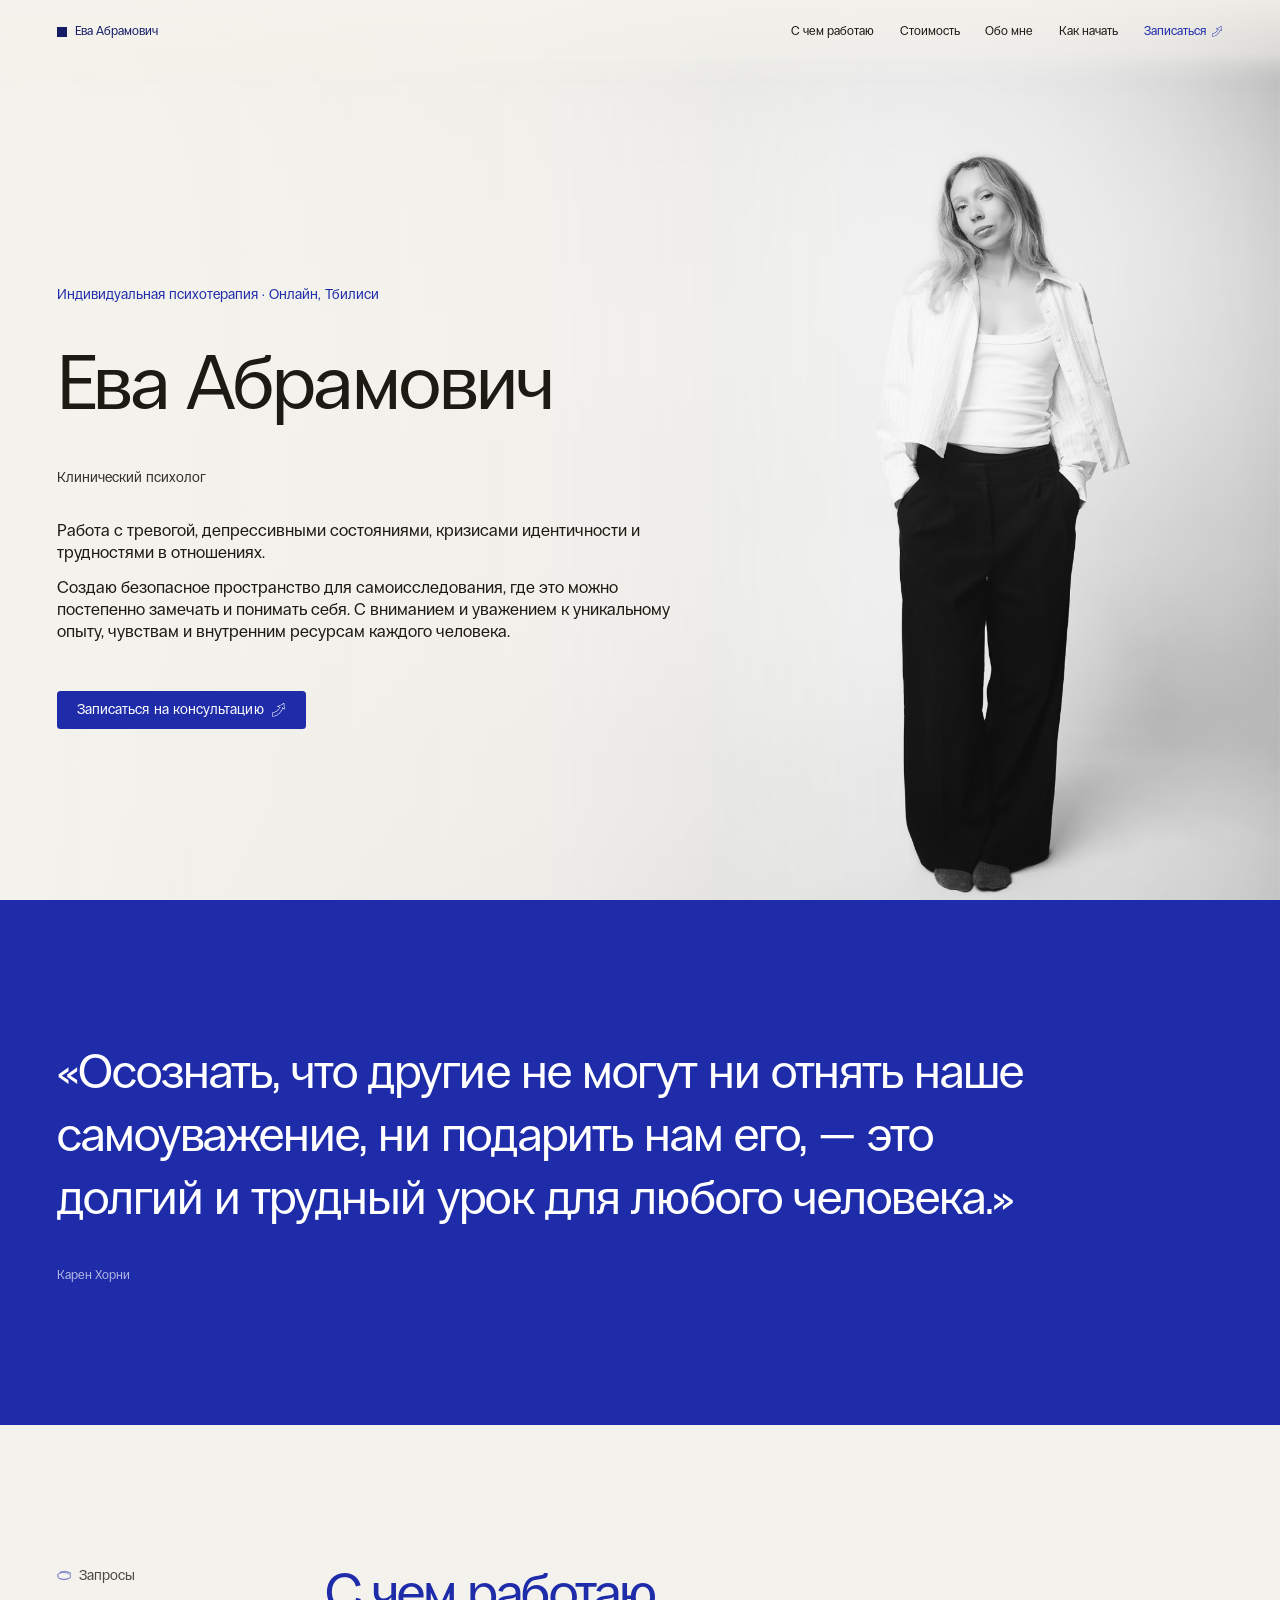
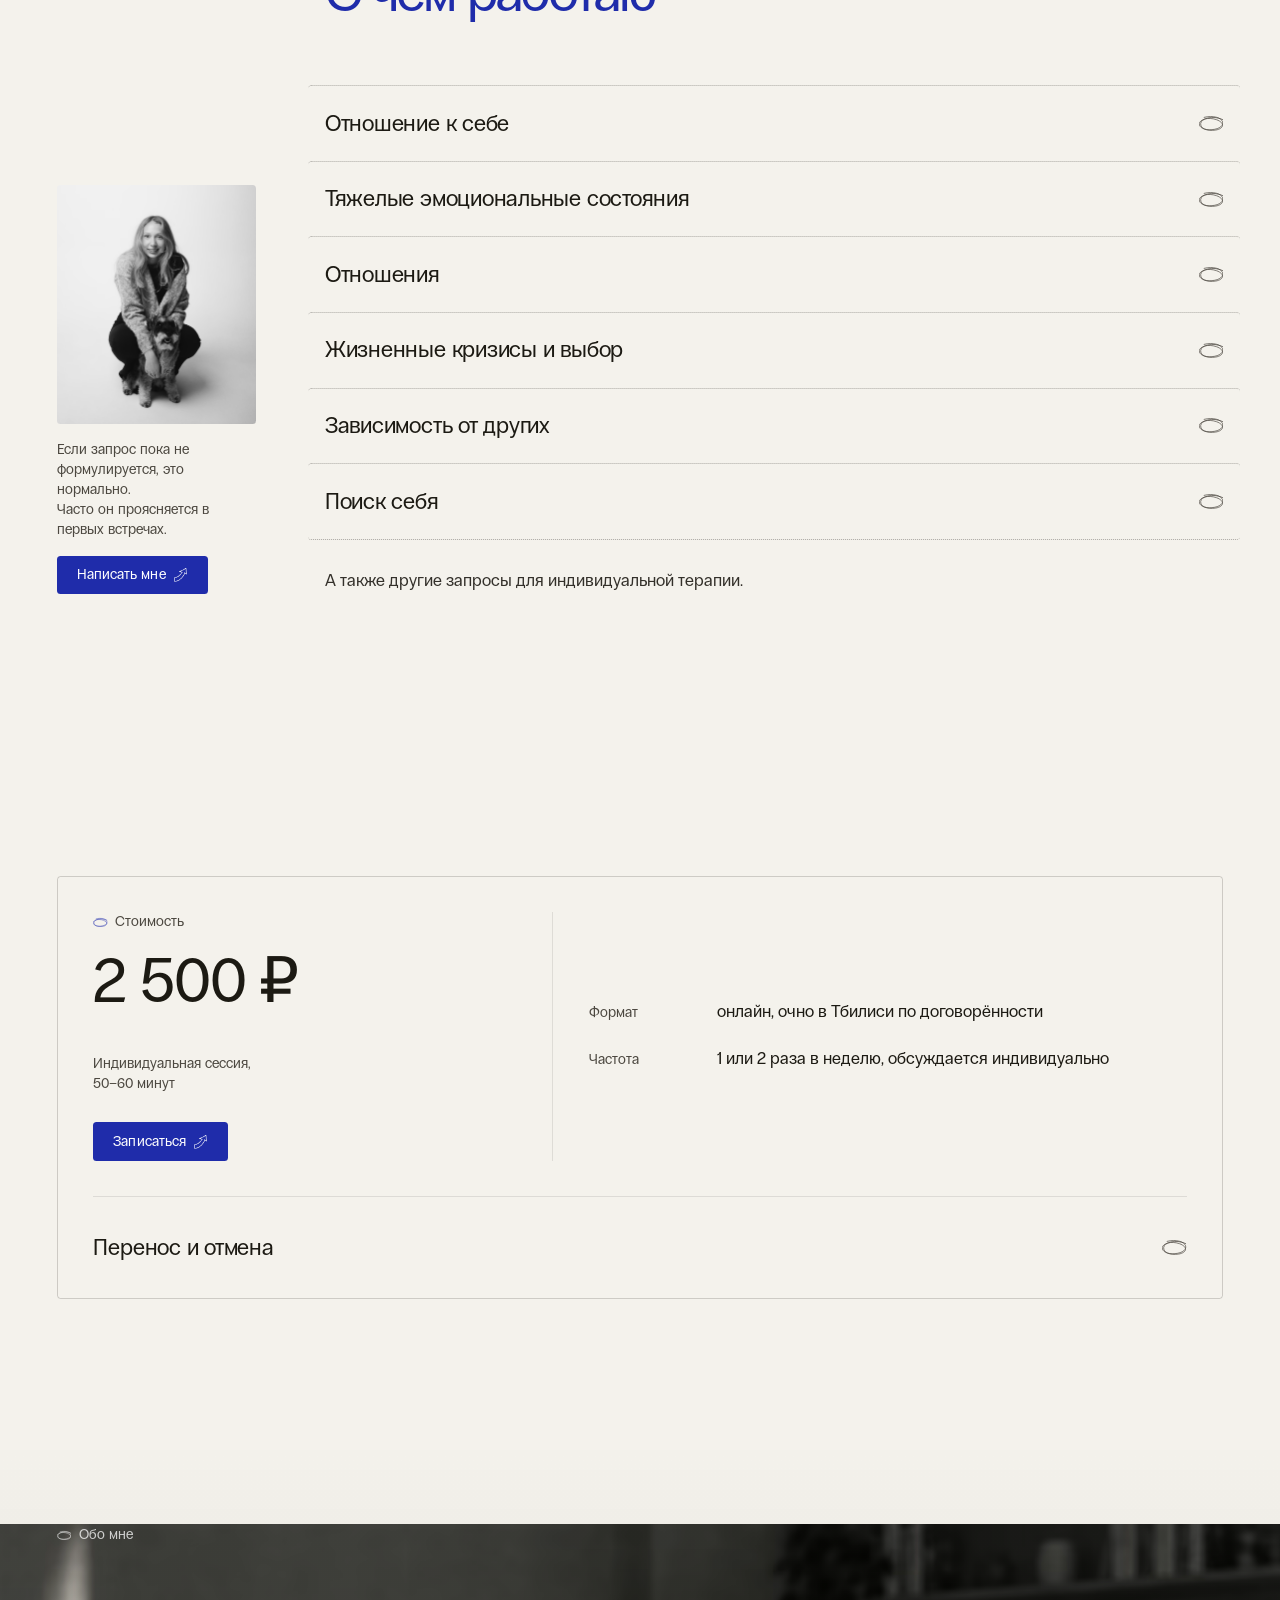
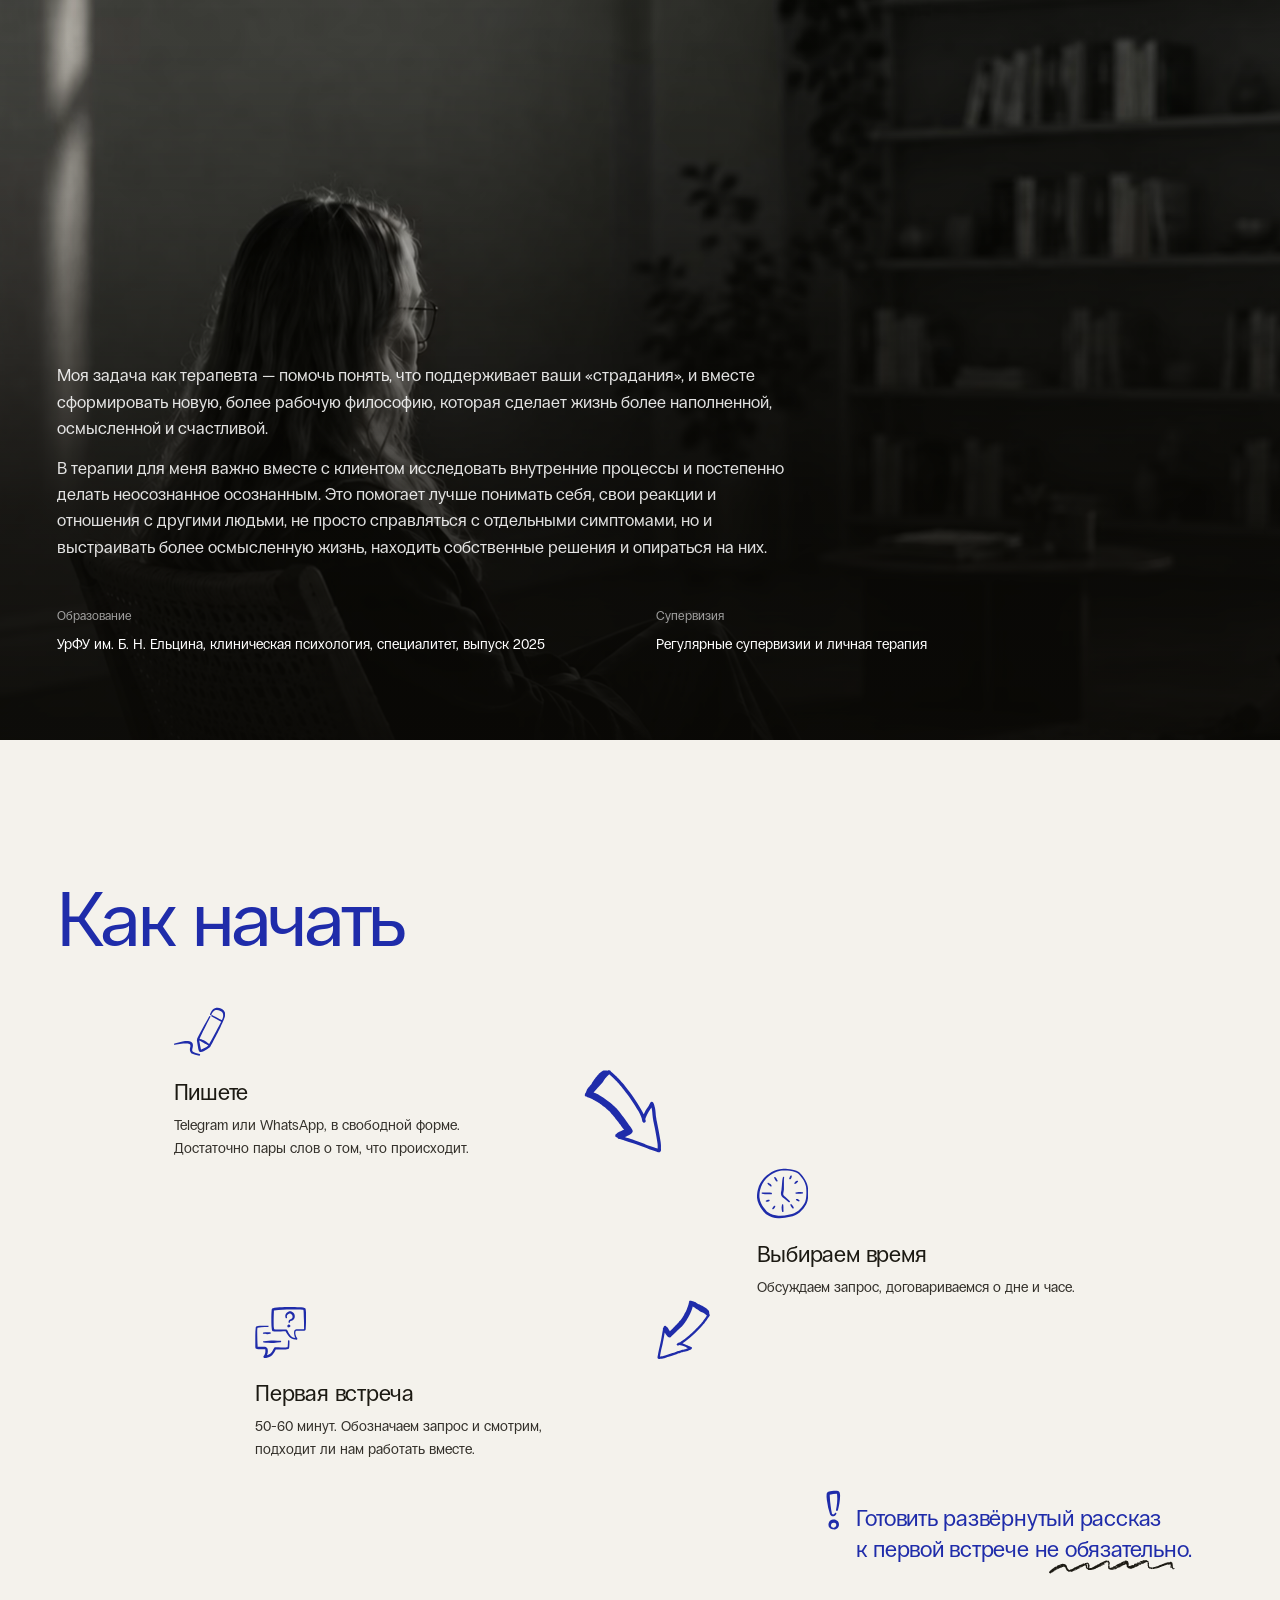
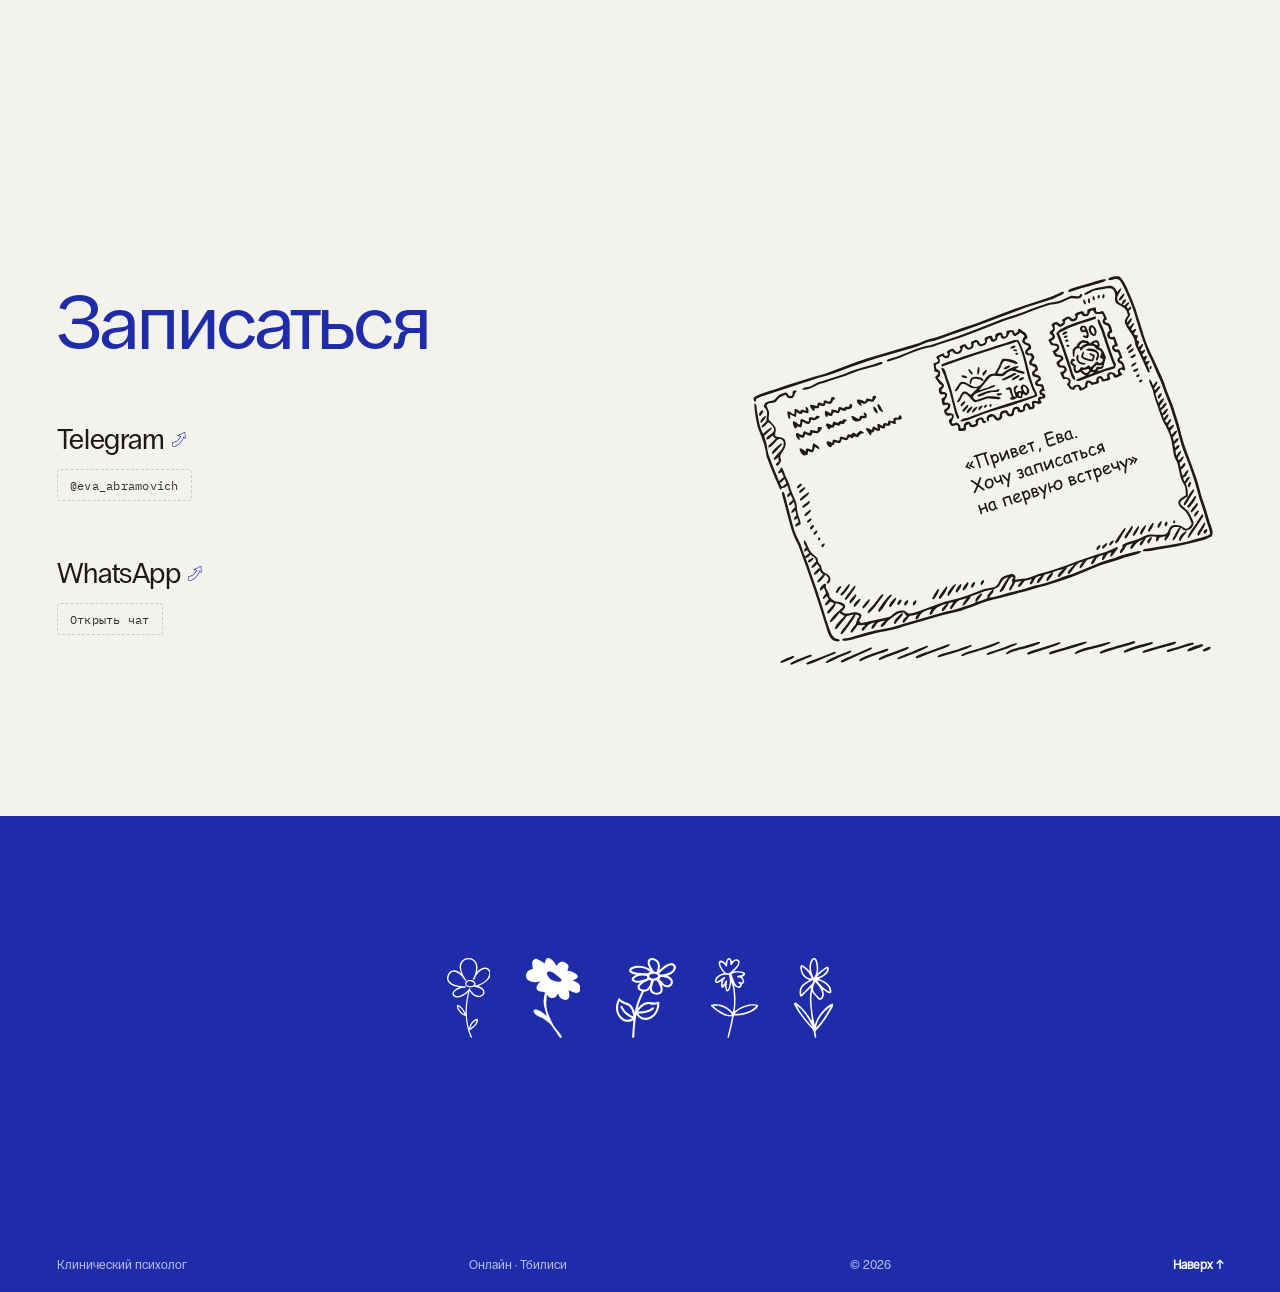
<file: index.html>
<!DOCTYPE html>
<html lang="ru">
<head>
  <meta charset="utf-8">
  <meta name="viewport" content="width=device-width, initial-scale=1">
  <!-- Google tag (gtag.js) -->
  <script async src="https://www.googletagmanager.com/gtag/js?id=G-77XKBDTJLH"></script>
  <script>
    window.dataLayer = window.dataLayer || [];
    function gtag(){dataLayer.push(arguments);}
    gtag('js', new Date());
    gtag('config', 'G-77XKBDTJLH');
  </script>
  <title>Ева Абрамович. Клинический психолог в Тбилиси</title>
  <meta name="description" content="Ева Абрамович. Клинический психолог. Индивидуальная терапия: тревога, депрессия, самооценка, отношения, кризисы, поиск себя. Онлайн и очно в Тбилиси.">
  <meta name="theme-color" content="#f4f2ec">
  <link rel="canonical" href="https://eva-abramovich.com/">
  <meta property="og:type" content="website">
  <meta property="og:url" content="https://eva-abramovich.com/">
  <meta property="og:site_name" content="Ева Абрамович">
  <meta property="og:title" content="Ева Абрамович. Клинический психолог в Тбилиси">
  <meta property="og:description" content="Индивидуальная терапия. Онлайн и очно в Тбилиси.">
  <meta property="og:image" content="https://eva-abramovich.com/images/OpenGraph.jpg">
  <meta property="og:locale" content="ru_RU">
  <meta name="twitter:card" content="summary_large_image">
  <meta name="twitter:title" content="Ева Абрамович. Клинический психолог в Тбилиси">
  <meta name="twitter:description" content="Индивидуальная терапия. Онлайн и очно в Тбилиси.">
  <meta name="twitter:image" content="https://eva-abramovich.com/images/OpenGraph.jpg">
  <link rel="icon" href="images/favicon.png" type="image/png">
  <link rel="apple-touch-icon" href="images/webclip.png">
  <link rel="preconnect" href="https://fonts.googleapis.com">
  <link rel="preconnect" href="https://fonts.gstatic.com" crossorigin>
  <link href="https://fonts.googleapis.com/css2?family=IBM+Plex+Mono:wght@400;500&display=swap" rel="stylesheet">
  <link rel="preload" as="font" type="font/woff2" href="fonts/PPRadioGrotesk-Regular.woff2" crossorigin>
  <link rel="preload" as="image" href="images/hero.avif">
  <link rel="stylesheet" href="css/style.css">
  <script src="js/main.js" defer></script>
  <script type="application/ld+json">
  {
    "@context": "https://schema.org",
    "@type": "Person",
    "name": "Ева Абрамович",
    "url": "https://eva-abramovich.com/",
    "image": "https://eva-abramovich.com/images/OpenGraph.jpg",
    "jobTitle": "Клинический психолог",
    "description": "Клинический психолог, интегративный подход. Индивидуальная терапия онлайн и очно в Тбилиси.",
    "alumniOf": "Уральский федеральный университет имени первого президента России Б. Н. Ельцина",
    "areaServed": "Тбилиси, онлайн",
    "sameAs": ["https://t.me/eva_abramovich", "https://wa.me/qr/ZESH625RLGXKI1"]
  }
  </script>
  <script type="application/ld+json">
  {
    "@context": "https://schema.org",
    "@type": "WebPage",
    "url": "https://eva-abramovich.com/",
    "name": "Ева Абрамович. Клинический психолог в Тбилиси",
    "speakable": {
      "@type": "SpeakableSpecification",
      "cssSelector": [".hero_specialization", ".about_body"]
    }
  }
  </script>
  <script type="application/ld+json">
  {
    "@context": "https://schema.org",
    "@type": "FAQPage",
    "mainEntity": [
      {
        "@type": "Question",
        "name": "Работаете ли вы с неуверенностью в себе, самокритикой и перфекционизмом?",
        "acceptedAnswer": { "@type": "Answer", "text": "Неуверенность в себе, непринятие себя — своих качеств, своего тела, проблемы с самооценкой, самокритика и чрезмерно требовательное отношение к себе, перфекционизм и прокрастинация." }
      },
      {
        "@type": "Question",
        "name": "Работаете ли вы с тревогой, депрессивными состояниями и трудностями с чувствами?",
        "acceptedAnswer": { "@type": "Answer", "text": "Напряжение, тревога и страхи, депрессивное состояние, трудности с чувствами — непонимание своих эмоций, сложности их выражения и контроля, чувство вины и стыда, ревность, зависть." }
      },
      {
        "@type": "Question",
        "name": "Помогаете ли вы со сложностями в отношениях, в том числе с родителями?",
        "acceptedAnswer": { "@type": "Answer", "text": "Сложности в построении и сохранении отношений — конфликты, расставания, повторяющиеся сценарии; трудности в отношениях с родителями во взрослом возрасте — непонимание, конфликты, сложности сепарации." }
      },
      {
        "@type": "Question",
        "name": "Работаете ли вы с жизненными кризисами и трудностями выбора?",
        "acceptedAnswer": { "@type": "Answer", "text": "Синдром «отложенной жизни», жизненные кризисы — непонимание, куда двигаться дальше, ощущение, что живёте не свою жизнь, подавленное состояние; трудности выбора и принятия решений; катастрофизация и пессимистичный взгляд на будущее." }
      },
      {
        "@type": "Question",
        "name": "Помогаете ли вы с зависимостью от чужих мнений и оценок?",
        "acceptedAnswer": { "@type": "Answer", "text": "Зависимость от чужих мнений, оценок, чувств." }
      },
      {
        "@type": "Question",
        "name": "Помогаете ли вы с поиском себя?",
        "acceptedAnswer": { "@type": "Answer", "text": "Ощущение себя не на своём месте." }
      },
      {
        "@type": "Question",
        "name": "Работаете ли вы с тревогой и напряжением?",
        "acceptedAnswer": { "@type": "Answer", "text": "Когда тревога мешает жить спокойно, а внутреннее напряжение не отпускает даже в тихие моменты. Разберёмся, что за этим стоит, и вернём себе устойчивость." }
      },
      {
        "@type": "Question",
        "name": "Помогаете ли вы с выбором, целями и следующим шагом?",
        "acceptedAnswer": { "@type": "Answer", "text": "Когда трудно сделать выбор или понять, куда двигаться дальше. Проясним, что стоит за нерешительностью, и найдём следующий шаг." }
      },
      {
        "@type": "Question",
        "name": "Что делать, если нужно перенести или отменить сессию?",
        "acceptedAnswer": { "@type": "Answer", "text": "О переносе встречи прошу предупреждать не позднее чем за сутки. При более позднем переносе сессия будет считаться проведённой и оплачивается как состоявшаяся." }
      },
      {
        "@type": "Question",
        "name": "Сколько стоит сессия?",
        "acceptedAnswer": { "@type": "Answer", "text": "2 500 ₽ за индивидуальную сессию, 50–60 минут. Формат — онлайн или очно в Тбилиси по договорённости. Частота — 1 или 2 раза в неделю, обсуждается индивидуально." }
      }
    ]
  }
  </script>
  <script type="application/ld+json">
  {
    "@context": "https://schema.org",
    "@type": "HowTo",
    "name": "Как начать терапию с Евой Абрамович",
    "step": [
      {
        "@type": "HowToStep",
        "name": "Пишете",
        "text": "Telegram или WhatsApp, в свободной форме. Достаточно пары слов о том, что происходит."
      },
      {
        "@type": "HowToStep",
        "name": "Выбираем время",
        "text": "Обсуждаем запрос, договариваемся о дне и часе."
      },
      {
        "@type": "HowToStep",
        "name": "Первая встреча",
        "text": "50–60 минут. Обозначаем запрос и смотрим, подходит ли нам работать вместе."
      }
    ]
  }
  </script>
  <script type="application/ld+json">
  {
    "@context": "https://schema.org",
    "@type": "ProfessionalService",
    "name": "Ева Абрамович, клинический психолог",
    "url": "https://eva-abramovich.com/",
    "image": "https://eva-abramovich.com/images/OpenGraph.jpg",
    "description": "Клинический психолог, интегративный подход. Индивидуальная терапия онлайн и очно в Тбилиси.",
    "areaServed": { "@type": "City", "name": "Тбилиси" },
    "priceRange": "2500 ₽",
    "sameAs": ["https://t.me/eva_abramovich", "https://wa.me/qr/ZESH625RLGXKI1"]
  }
  </script>
</head>
<body>
<div class="page-wrapper">
  <a class="skip-link" href="#top">К содержанию</a>

  <header class="navbar">
    <a class="navbar_logo-link" href="#top" aria-label="Ева Абрамович, на главную"><span>Ева Абрамович</span></a>
    <nav class="navbar_menu" aria-label="Основная навигация">
      <a href="#work">С чем работаю</a>
      <a href="#terms">Стоимость</a>
      <a href="#about">Обо мне</a>
      <a href="#start">Как начать</a>
      <a href="#contact" data-cta>Записаться</a>
    </nav>
    <button class="navbar_menu-button" id="menuOpen" type="button" aria-haspopup="dialog" aria-expanded="false" aria-controls="menu"><span>Меню</span><i aria-hidden="true">/</i></button>
  </header>

  <dialog class="mobile-menu" id="menu" aria-label="Навигация">
    <div class="mobile-menu_top">
      <span class="mono">Навигация</span>
      <button id="menuClose" type="button">Закрыть ×</button>
    </div>
    <nav aria-label="Мобильная навигация">
      <a href="#work">С чем работаю</a>
      <a href="#terms">Стоимость</a>
      <a href="#about">Обо мне</a>
      <a href="#start">Как начать</a>
      <a href="#contact">Записаться</a>
    </nav>
    <div class="contact_rows mobile-menu_social">
      <a href="https://t.me/eva_abramovich" target="_blank" rel="noopener noreferrer"><b>Telegram</b><span class="contact_row-handle">@eva_abramovich</span></a>
      <a href="https://wa.me/qr/ZESH625RLGXKI1" target="_blank" rel="noopener noreferrer"><b>WhatsApp</b><span class="contact_row-handle">Открыть чат</span></a>
    </div>
  </dialog>

  <main id="top" class="main-wrapper">

    <section class="band section_hero" aria-labelledby="hero-title">
      <img class="hero_bg-image" data-parallax="0" data-parallax-base="0" src="images/hero.avif" width="2880" height="1712" alt="Ева Абрамович" fetchpriority="high" decoding="async">
      <div class="hero_content">
        <p class="eyebrow">Индивидуальная психотерапия ·<br class="eyebrow_break"> Онлайн, Тбилиси</p>
        <h1 class="display" id="hero-title">Ева Абрамович</h1>
        <div class="hero_meta">
          <p class="hero_role">Клинический психолог</p>
          <div class="hero_specialization">
            <p class="body-lg">Работа с тревогой, депрессивными состояниями, кризисами идентичности и трудностями в отношениях.</p>
            <p class="body-lg">Создаю безопасное пространство для самоисследования, где это можно постепенно замечать и понимать себя. С вниманием и уважением к уникальному опыту, чувствам и внутренним ресурсам каждого человека.</p>
          </div>
          <a class="btn" href="#contact">Записаться на консультацию</a>
        </div>
      </div>
    </section>

    <section class="band is-indigo section_epigraph" aria-label="Цитата">
      <blockquote class="reveal">«Осознать, что другие не могут ни отнять наше самоуважение, ни подарить нам его, — это долгий и трудный урок для любого человека.»</blockquote>
      <p class="epigraph_author reveal">Карен Хорни</p>
    </section>

    <section class="band section_work" id="work" aria-labelledby="work-title">
      <div class="work_grid">
        <aside class="work_aside reveal">
          <p class="work_aside-label"><svg class="dot" viewBox="0 0 697 420" fill="none" aria-hidden="true"><path d="M137.348 36.5929C417.633 -37.2029 653.111 55.042 680.758 161.123C708.405 267.205 606.397 367.416 373.779 388.8C141.161 410.184 0.0525006 321.713 10.5521 211.858C21.0516 102.003 254.61 12.402 504.794 101.406C754.977 190.411 724.541 360.53 480.006 400.363C235.472 440.196 35.173 352.499 48.6149 211.858C62.0569 71.217 383.241 -39.8961 692.604 101.406" stroke="currentColor" stroke-width="20"/></svg>Запросы</p>
          <div class="work_aside-cta">
            <span class="work_aside-figure"><img class="work_aside-photo" src="images/eva-aside.avif" alt="Ева Абрамович с собакой" loading="lazy" decoding="async"></span>
            <p>Если запрос пока не формулируется, это нормально.<br>Часто он проясняется в первых встречах.</p>
            <a class="btn" href="#contact">Написать мне</a>
          </div>
        </aside>
        <div class="work_main">
          <h2 class="display" id="work-title">С чем работаю</h2>
          <div class="topics reveal">
        <details>
          <summary><h3>Отношение к себе</h3><svg class="toggle" viewBox="0 0 697 420" fill="none" aria-hidden="true"><path d="M137.348 36.5929C417.633 -37.2029 653.111 55.042 680.758 161.123C708.405 267.205 606.397 367.416 373.779 388.8C141.161 410.184 0.0525006 321.713 10.5521 211.858C21.0516 102.003 254.61 12.402 504.794 101.406C754.977 190.411 724.541 360.53 480.006 400.363C235.472 440.196 35.173 352.499 48.6149 211.858C62.0569 71.217 383.241 -39.8961 692.604 101.406" stroke="currentColor" stroke-width="20"/></svg></summary>
          <div class="topics_answer"><p>Неуверенность в себе, непринятие себя — своих качеств, своего тела, проблемы с самооценкой, самокритика и чрезмерно требовательное отношение к себе, перфекционизм и прокрастинация.</p></div>
        </details>
        <details>
          <summary><h3>Тяжелые эмоциональные состояния</h3><svg class="toggle" viewBox="0 0 697 420" fill="none" aria-hidden="true"><path d="M137.348 36.5929C417.633 -37.2029 653.111 55.042 680.758 161.123C708.405 267.205 606.397 367.416 373.779 388.8C141.161 410.184 0.0525006 321.713 10.5521 211.858C21.0516 102.003 254.61 12.402 504.794 101.406C754.977 190.411 724.541 360.53 480.006 400.363C235.472 440.196 35.173 352.499 48.6149 211.858C62.0569 71.217 383.241 -39.8961 692.604 101.406" stroke="currentColor" stroke-width="20"/></svg></summary>
          <div class="topics_answer"><p>Напряжение, тревога и страхи, депрессивное состояние, трудности с чувствами — непонимание своих эмоций, сложности их выражения и контроля, чувство вины и стыда, ревность, зависть.</p></div>
        </details>
        <details>
          <summary><h3>Отношения</h3><svg class="toggle" viewBox="0 0 697 420" fill="none" aria-hidden="true"><path d="M137.348 36.5929C417.633 -37.2029 653.111 55.042 680.758 161.123C708.405 267.205 606.397 367.416 373.779 388.8C141.161 410.184 0.0525006 321.713 10.5521 211.858C21.0516 102.003 254.61 12.402 504.794 101.406C754.977 190.411 724.541 360.53 480.006 400.363C235.472 440.196 35.173 352.499 48.6149 211.858C62.0569 71.217 383.241 -39.8961 692.604 101.406" stroke="currentColor" stroke-width="20"/></svg></summary>
          <div class="topics_answer"><p>Сложности в построении и сохранении отношений — конфликты, расставания, повторяющиеся сценарии; трудности в отношениях с родителями во взрослом возрасте — непонимание, конфликты, сложности сепарации.</p></div>
        </details>
        <details>
          <summary><h3>Жизненные кризисы и выбор</h3><svg class="toggle" viewBox="0 0 697 420" fill="none" aria-hidden="true"><path d="M137.348 36.5929C417.633 -37.2029 653.111 55.042 680.758 161.123C708.405 267.205 606.397 367.416 373.779 388.8C141.161 410.184 0.0525006 321.713 10.5521 211.858C21.0516 102.003 254.61 12.402 504.794 101.406C754.977 190.411 724.541 360.53 480.006 400.363C235.472 440.196 35.173 352.499 48.6149 211.858C62.0569 71.217 383.241 -39.8961 692.604 101.406" stroke="currentColor" stroke-width="20"/></svg></summary>
          <div class="topics_answer"><p>Синдром «отложенной жизни», жизненные кризисы — непонимание, куда двигаться дальше, ощущение, что живёте не свою жизнь, подавленное состояние; трудности выбора и принятия решений; катастрофизация и пессимистичный взгляд на будущее.</p></div>
        </details>
        <details>
          <summary><h3>Зависимость от других</h3><svg class="toggle" viewBox="0 0 697 420" fill="none" aria-hidden="true"><path d="M137.348 36.5929C417.633 -37.2029 653.111 55.042 680.758 161.123C708.405 267.205 606.397 367.416 373.779 388.8C141.161 410.184 0.0525006 321.713 10.5521 211.858C21.0516 102.003 254.61 12.402 504.794 101.406C754.977 190.411 724.541 360.53 480.006 400.363C235.472 440.196 35.173 352.499 48.6149 211.858C62.0569 71.217 383.241 -39.8961 692.604 101.406" stroke="currentColor" stroke-width="20"/></svg></summary>
          <div class="topics_answer"><p>Зависимость от чужих мнений, оценок, чувств.</p></div>
        </details>
        <details>
          <summary><h3>Поиск себя</h3><svg class="toggle" viewBox="0 0 697 420" fill="none" aria-hidden="true"><path d="M137.348 36.5929C417.633 -37.2029 653.111 55.042 680.758 161.123C708.405 267.205 606.397 367.416 373.779 388.8C141.161 410.184 0.0525006 321.713 10.5521 211.858C21.0516 102.003 254.61 12.402 504.794 101.406C754.977 190.411 724.541 360.53 480.006 400.363C235.472 440.196 35.173 352.499 48.6149 211.858C62.0569 71.217 383.241 -39.8961 692.604 101.406" stroke="currentColor" stroke-width="20"/></svg></summary>
          <div class="topics_answer"><p>Ощущение себя не на своём месте.</p></div>
        </details>
          </div>
          <p class="topics_more">А также другие запросы для индивидуальной терапии.</p>
        </div>
      </div>
    </section>

    <section class="band section_terms" id="terms" aria-labelledby="terms-title">
      <div class="terms_card reveal">
        <div class="terms_grid">
          <div class="terms_head">
            <h2 class="badge" id="terms-title"><svg class="dot" viewBox="0 0 697 420" fill="none" aria-hidden="true"><path d="M137.348 36.5929C417.633 -37.2029 653.111 55.042 680.758 161.123C708.405 267.205 606.397 367.416 373.779 388.8C141.161 410.184 0.0525006 321.713 10.5521 211.858C21.0516 102.003 254.61 12.402 504.794 101.406C754.977 190.411 724.541 360.53 480.006 400.363C235.472 440.196 35.173 352.499 48.6149 211.858C62.0569 71.217 383.241 -39.8961 692.604 101.406" stroke="currentColor" stroke-width="20"/></svg>Стоимость</h2>
            <div class="price">2 500 ₽</div>
            <p class="price-sub">Индивидуальная сессия,<br>50–60 минут</p>
            <a class="btn" href="#contact">Записаться</a>
          </div>
          <dl class="terms_list">
            <div><dt>Формат</dt><dd>онлайн, очно в Тбилиси по договорённости</dd></div>
            <div><dt>Частота</dt><dd>1 или 2 раза в неделю, обсуждается индивидуально</dd></div>
          </dl>
        </div>
        <div class="topics is-plain terms_extra">
          <details>
            <summary><h3>Перенос и отмена</h3><svg class="toggle" viewBox="0 0 697 420" fill="none" aria-hidden="true"><path d="M137.348 36.5929C417.633 -37.2029 653.111 55.042 680.758 161.123C708.405 267.205 606.397 367.416 373.779 388.8C141.161 410.184 0.0525006 321.713 10.5521 211.858C21.0516 102.003 254.61 12.402 504.794 101.406C754.977 190.411 724.541 360.53 480.006 400.363C235.472 440.196 35.173 352.499 48.6149 211.858C62.0569 71.217 383.241 -39.8961 692.604 101.406" stroke="currentColor" stroke-width="20"/></svg></summary>
            <div class="topics_answer"><p>О переносе встречи прошу предупреждать не позднее чем за сутки. При более позднем переносе сессия будет считаться проведённой и оплачивается как состоявшаяся.</p></div>
          </details>
        </div>
      </div>
    </section>

    <section class="band section_about" id="about" data-nav="dark" aria-labelledby="about-title">
      <img class="about_bg-image" data-parallax="13" src="images/room.avif" width="2400" height="1352" alt="Ева на сессии в кабинете" loading="lazy" decoding="async">
      <h2 class="badge about_badge" id="about-title"><svg class="dot" viewBox="0 0 697 420" fill="none" aria-hidden="true"><path d="M137.348 36.5929C417.633 -37.2029 653.111 55.042 680.758 161.123C708.405 267.205 606.397 367.416 373.779 388.8C141.161 410.184 0.0525006 321.713 10.5521 211.858C21.0516 102.003 254.61 12.402 504.794 101.406C754.977 190.411 724.541 360.53 480.006 400.363C235.472 440.196 35.173 352.499 48.6149 211.858C62.0569 71.217 383.241 -39.8961 692.604 101.406" stroke="currentColor" stroke-width="20"/></svg>Обо мне</h2>
      <div class="about_content reveal">
        <div class="about_body rail">
          <p class="body-lg">Моя задача как терапевта — помочь понять, что поддерживает ваши «страдания», и вместе сформировать новую, более рабочую философию, которая сделает жизнь более наполненной, осмысленной и счастливой.</p>
          <p class="body-lg">В терапии для меня важно вместе с клиентом исследовать внутренние процессы и постепенно делать неосознанное осознанным. Это помогает лучше понимать себя, свои реакции и отношения с другими людьми, не просто справляться с отдельными симптомами, но и выстраивать более осмысленную жизнь, находить собственные решения и опираться на них.</p>
        </div>
        <dl class="about_facts">
          <div><dt>Образование</dt><dd>УрФУ им. Б. Н. Ельцина, клиническая психология, специалитет, выпуск 2025</dd></div>
          <div><dt>Супервизия</dt><dd>Регулярные супервизии и личная терапия</dd></div>
        </dl>
      </div>
    </section>

    <section class="band section_start" id="start" aria-labelledby="start-title">
      <h2 class="display" id="start-title">Как начать</h2>
      <div class="steps after-head reveal">
        <ol>
          <li>
            <svg class="steps_icon" viewBox="0 0 24 24" fill="currentColor" aria-hidden="true"><path fill-rule="evenodd" clip-rule="evenodd" d="M23.94 3.26999C23.8106 2.78329 23.5672 2.3344 23.2298 1.96052C22.8925 1.58663 22.4709 1.2985 22 1.11999C21.1108 0.73188 20.109 0.689096 19.19 0.999992C18.8139 1.15643 18.4737 1.3878 18.19 1.67999C17.7724 2.09185 17.4335 2.57645 17.19 3.10999C17.0529 3.37532 16.952 3.65784 16.89 3.94999C16.8677 4.03349 16.878 4.12236 16.9189 4.19852C16.9597 4.27468 17.0281 4.33242 17.11 4.35999C17.1474 4.3743 17.1872 4.38098 17.2272 4.37964C17.2672 4.3783 17.3066 4.36897 17.3429 4.3522C17.3793 4.33542 17.4119 4.31154 17.4389 4.28197C17.4658 4.2524 17.4866 4.21772 17.5 4.17999L17.81 3.44999C18.0122 3.08339 18.2647 2.74681 18.56 2.44999C18.8288 2.19861 19.1549 2.01667 19.51 1.91999C20.1867 1.77325 20.8933 1.86512 21.51 2.17999C21.8299 2.27826 22.1232 2.44824 22.3676 2.67698C22.6119 2.90573 22.8009 3.18721 22.92 3.49999C23.0705 4.01304 23.0979 4.55436 23 5.07999C22.8964 5.61111 22.7215 6.12577 22.48 6.60999L22.35 6.53999C21.29 5.99999 18.77 4.72999 18 4.29999C17.9189 4.2571 17.8243 4.24773 17.7364 4.27391C17.6485 4.3001 17.5744 4.35973 17.53 4.43999C17.4871 4.52105 17.4777 4.61572 17.5039 4.70361C17.5301 4.79151 17.5897 4.86561 17.67 4.90999L22.11 7.32999C22.02 7.52999 21.87 7.82999 21.68 8.19999C20.46 10.62 17.54 16.06 16.5 17.87C16.0777 17.4514 15.6229 17.0668 15.14 16.72C14.9 16.56 14.64 16.4 14.39 16.26C14.1285 16.1216 13.8579 16.0013 13.58 15.9C13.0678 15.7104 12.5387 15.5698 12 15.48C12.0309 15.3572 12.071 15.2368 12.12 15.12C13.04 12.99 15.44 8.28999 16.54 6.11999C16.79 5.63999 16.97 5.28999 17.05 5.11999C17.25 4.73999 16.64 4.63999 16.63 4.64999C16.3774 5.01717 16.1566 5.40525 15.97 5.80999C14.76 7.99999 12.16 12.6 11.17 14.7C10.9399 15.1005 10.7904 15.5421 10.73 16C10.8 16.42 11.24 19.39 11.53 20.58C11.5825 20.8979 11.7328 21.1915 11.96 21.42C12.1419 21.5245 12.3506 21.5732 12.56 21.56C13.0216 21.5031 13.4708 21.3714 13.89 21.17C15.0043 20.6546 16.0383 19.981 16.96 19.17C17.21 18.89 20.22 13.1 21.87 9.69999C22.36 8.69999 22.73 7.90999 22.87 7.52999C23.2342 6.77606 23.5449 5.99748 23.8 5.19999C23.9812 4.57354 24.0289 3.91603 23.94 3.26999ZM12.81 20.38H12.66C12.66 20.38 11.98 17.08 11.82 16.19C12.29 16.42 12.82 16.73 13.33 17.03C13.64 17.21 13.97 17.37 14.33 17.54C14.69 17.71 15 17.85 15.33 18.02L16.11 18.49C15.5438 18.9588 14.9305 19.3676 14.28 19.71C13.8151 19.9848 13.3224 20.2094 12.81 20.38Z"/> <path fill-rule="evenodd" clip-rule="evenodd" d="M12 22.55C11.3871 22.4202 10.7826 22.2532 10.19 22.05C9.81736 21.924 9.45879 21.7598 9.11998 21.56C8.83771 21.3982 8.62964 21.1327 8.53998 20.82C8.51154 20.3781 8.57627 19.9352 8.72998 19.52C8.93361 18.9064 8.93361 18.2435 8.72998 17.63C8.56055 17.2796 8.28381 16.9924 7.93998 16.81C7.51846 16.574 7.05136 16.4308 6.56998 16.39C5.70804 16.3751 4.84686 16.4489 3.99998 16.61C2.7405 16.8661 1.49811 17.2001 0.279981 17.61C0.234121 17.6129 0.189472 17.6259 0.149265 17.6481C0.109057 17.6704 0.0742965 17.7013 0.0474985 17.7386C0.0207005 17.7759 0.00253529 17.8187 -0.00568278 17.8639C-0.0139008 17.9092 -0.0119662 17.9556 -1.88109e-05 18C0.00929778 18.039 0.026355 18.0758 0.0501425 18.1081C0.0739301 18.1405 0.103964 18.1677 0.138466 18.1882C0.172968 18.2087 0.211236 18.2221 0.251003 18.2276C0.29077 18.233 0.331229 18.2305 0.369981 18.22C1.36998 18.01 2.36998 17.8 3.45998 17.66C4.45339 17.5159 5.4603 17.489 6.45998 17.58C6.70735 17.6068 6.94786 17.6779 7.16998 17.79C7.34998 17.88 7.53998 17.97 7.59998 18.12C7.72281 18.5106 7.72281 18.9294 7.59998 19.32C7.43024 19.9016 7.4028 20.5155 7.51998 21.11C7.6037 21.3869 7.74373 21.6436 7.9313 21.8638C8.11887 22.0841 8.34993 22.2632 8.60998 22.39C9.02763 22.6003 9.46687 22.7645 9.91998 22.88C10.5585 23.0475 11.2063 23.1778 11.86 23.27C11.95 23.2846 12.0422 23.2636 12.1169 23.2113C12.1916 23.159 12.2429 23.0796 12.26 22.99C12.2734 22.944 12.2773 22.8958 12.2714 22.8482C12.2654 22.8007 12.2498 22.7549 12.2254 22.7136C12.201 22.6724 12.1684 22.6366 12.1297 22.6084C12.0909 22.5803 12.0468 22.5604 12 22.55Z"/></svg>
            <div><h3>Пишете</h3><p>Telegram или WhatsApp, в свободной форме.<br>Достаточно пары слов о том, что происходит.</p></div>
          </li>
          <li>
            <svg class="steps_icon" viewBox="0 0 24 24" fill="currentColor" aria-hidden="true"><path d="M23.79 8.67C23.5016 7.27354 22.9261 5.95227 22.1 4.79C20.37 2.22 19.48 1.46 16.79 0.87C15.9464 0.680519 15.0912 0.546895 14.23 0.47C13.3652 0.390208 12.4949 0.390208 11.63 0.47C10.9055 0.547003 10.1871 0.673972 9.48002 0.85C8.99996 0.967889 8.53143 1.12853 8.08002 1.33C7.23863 1.69923 6.42921 2.13739 5.66002 2.64C4.87 3.14633 4.15042 3.75494 3.52002 4.45C2.79694 5.25459 2.16013 6.13272 1.62002 7.07C1.08803 8.01201 0.684451 9.02096 0.420023 10.07C0.258771 10.704 0.145121 11.3491 0.0800235 12C-0.00954864 12.6627 -0.0363342 13.3323 2.34973e-05 14C0.102521 15.0426 0.390372 16.0586 0.850024 17C1.28279 17.9436 1.83025 18.8303 2.48002 19.64C2.85002 20.09 3.19002 20.54 3.58002 20.95C3.85789 21.2511 4.1662 21.5225 4.50002 21.76C6.10202 22.8642 7.98568 23.4886 9.93002 23.56C11.8197 23.6326 13.709 23.4099 15.53 22.9C17.1501 22.5353 18.674 21.8297 20 20.83C21.252 19.7495 22.2987 18.4521 23.09 17C23.3631 16.4829 23.5649 15.9312 23.69 15.36C23.8805 14.5364 23.9844 13.6952 24 12.85C24.0617 11.4532 23.9914 10.0536 23.79 8.67ZM23.11 12.84C23.0889 13.4827 23.0086 14.1221 22.87 14.75C22.7607 15.3574 22.5583 15.9443 22.27 16.49C21.5235 17.8228 20.5448 19.0115 19.38 20C18.1504 20.8929 16.7411 21.5071 15.25 21.8C13.5414 22.2681 11.7696 22.4639 10 22.38C8.27184 22.3186 6.59672 21.7672 5.17002 20.79C4.89976 20.5942 4.64864 20.3732 4.42002 20.13C4.05002 19.74 3.72002 19.31 3.42002 18.89C2.82515 18.1534 2.3215 17.3475 1.92002 16.49C1.5166 15.6575 1.26273 14.7605 1.17002 13.84C1.12053 13.2544 1.12053 12.6656 1.17002 12.08C1.21875 11.4904 1.31235 10.9054 1.45002 10.33C1.66843 9.36028 2.01833 8.42496 2.49002 7.55C2.97799 6.65935 3.56143 5.82443 4.23002 5.06C4.78647 4.40916 5.42905 3.83722 6.14002 3.36C6.86492 2.87072 7.62729 2.43938 8.42002 2.07C8.92509 1.82968 9.4549 1.64525 10 1.52C10.5612 1.39342 11.1286 1.29662 11.7 1.23C12.5188 1.12258 13.3465 1.09912 14.17 1.16C15.005 1.20148 15.8347 1.31524 16.65 1.5C18.9 2.05 19.75 2.5 21.45 5.2C22.2063 6.28936 22.7336 7.52089 23 8.82C23.169 10.1531 23.2058 11.4996 23.11 12.84Z"/> <path d="M13.21 13.48C13 13.27 12.77 13.08 12.57 12.86C12.4758 12.7503 12.4014 12.6251 12.35 12.49C12.2839 12.224 12.2839 11.946 12.35 11.68C12.42 11.11 12.58 10.53 12.62 10.05C12.68 8.77 12.57 7.44 12.62 6.13C12.62 5.58778 12.6601 5.04631 12.74 4.51C12.7472 4.47126 12.7468 4.43147 12.7386 4.39292C12.7305 4.35436 12.7148 4.31778 12.6925 4.28528C12.6702 4.25277 12.6418 4.22498 12.6087 4.20349C12.5757 4.18199 12.5387 4.16721 12.5 4.16C12.4619 4.15126 12.4223 4.15032 12.3838 4.15725C12.3453 4.16417 12.3086 4.17882 12.2759 4.20031C12.2432 4.2218 12.2152 4.24968 12.1936 4.28228C12.1719 4.31488 12.1571 4.35152 12.15 4.39C12.003 4.94496 11.8961 5.50974 11.83 6.08C11.68 7.37 11.67 8.68 11.5 9.95C11.5 10.5 11.22 11.22 11.21 11.87C11.2038 12.2129 11.2685 12.5533 11.4 12.87C11.5155 13.1195 11.6747 13.3464 11.87 13.54C12.1 13.76 12.37 13.94 12.63 14.15L14.9 16.02C14.9703 16.0784 15.0609 16.1064 15.1518 16.0979C15.2428 16.0895 15.3267 16.0453 15.385 15.975C15.4433 15.9047 15.4714 15.8141 15.4629 15.7232C15.4545 15.6322 15.4103 15.5483 15.34 15.49L13.21 13.48Z"/> <path d="M12.39 19.27V18.27C12.39 17.96 12.34 17.65 12.31 17.35C12.3175 17.3058 12.315 17.2604 12.3027 17.2173C12.2904 17.1742 12.2686 17.1343 12.2388 17.1008C12.2091 17.0672 12.1722 17.0407 12.1309 17.0233C12.0895 17.0058 12.0448 16.9979 12 17C11.9195 17 11.8421 17.0312 11.7843 17.0872C11.7264 17.1432 11.6926 17.2195 11.69 17.3C11.69 17.6 11.59 17.9 11.55 18.21C11.51 18.52 11.55 18.62 11.55 18.83C11.5595 19.3663 11.6299 19.8997 11.76 20.42C11.7878 20.4991 11.843 20.5657 11.9157 20.6075C11.9884 20.6494 12.0736 20.6637 12.156 20.648C12.2384 20.6322 12.3124 20.5874 12.3645 20.5217C12.4166 20.456 12.4434 20.3738 12.44 20.29C12.4032 19.9513 12.3865 19.6107 12.39 19.27Z"/> <path d="M21.23 11.33C20.64 11.33 20.06 11.24 19.48 11.27C19.0755 11.2952 18.674 11.3554 18.28 11.45C18.2405 11.4537 18.2022 11.4653 18.1672 11.4839C18.1322 11.5026 18.1013 11.528 18.0762 11.5587C18.0511 11.5894 18.0323 11.6247 18.0209 11.6627C18.0096 11.7007 18.0059 11.7406 18.01 11.78C18.0138 11.8195 18.0253 11.8578 18.0439 11.8928C18.0626 11.9278 18.088 11.9587 18.1187 11.9838C18.1494 12.0089 18.1847 12.0277 18.2227 12.0391C18.2607 12.0504 18.3006 12.0541 18.34 12.05C18.63 12.05 18.91 12.05 19.2 12.11H19.78C20.2749 12.0982 20.7688 12.0615 21.26 12C21.3502 12 21.4367 11.9642 21.5004 11.9004C21.5642 11.8367 21.6 11.7502 21.6 11.66C21.6 11.5698 21.5642 11.4833 21.5004 11.4196C21.4367 11.3558 21.3502 11.32 21.26 11.32L21.23 11.33Z"/> <path d="M6.64005 11.59C6.21675 11.5198 5.78902 11.4797 5.36005 11.47H3.92005C3.46072 11.505 2.99939 11.505 2.54005 11.47C2.5013 11.4612 2.46117 11.4601 2.42202 11.467C2.38286 11.4738 2.34544 11.4883 2.31195 11.5097C2.27846 11.5311 2.24955 11.5589 2.2269 11.5916C2.20426 11.6243 2.18834 11.6611 2.18005 11.7C2.16491 11.7781 2.18034 11.8589 2.22314 11.9259C2.26595 11.9929 2.33286 12.0409 2.41005 12.06C2.82976 12.1916 3.26213 12.2787 3.70005 12.32C4.18626 12.35 4.67385 12.35 5.16005 12.32C5.64005 12.32 6.10005 12.26 6.57005 12.32C6.61976 12.3318 6.67144 12.3325 6.72146 12.3222C6.77148 12.3118 6.81864 12.2907 6.85961 12.2602C6.90059 12.2297 6.9344 12.1906 6.95866 12.1457C6.98292 12.1007 6.99705 12.051 7.00005 12C7.01114 11.9482 7.00995 11.8944 6.99659 11.8431C6.98322 11.7918 6.95804 11.7444 6.92306 11.7046C6.88809 11.6647 6.84428 11.6336 6.79514 11.6137C6.746 11.5938 6.69289 11.5857 6.64005 11.59Z"/> <path d="M5.36001 7.88C5.50555 8.01983 5.66279 8.14696 5.83001 8.26C5.98032 8.34857 6.12107 8.45246 6.25001 8.57C6.30548 8.64141 6.38643 8.68859 6.47591 8.70164C6.56539 8.71469 6.65645 8.6926 6.73001 8.64C6.80212 8.58276 6.84956 8.50007 6.86258 8.40894C6.8756 8.3178 6.85321 8.22513 6.80001 8.15C6.65782 7.92494 6.48632 7.7198 6.29001 7.54C6.15854 7.42557 6.01809 7.3219 5.87001 7.23C5.72001 7.14 5.57001 7.09 5.43001 7C5.37298 6.94298 5.29565 6.91094 5.21501 6.91094C5.13437 6.91094 5.05703 6.94298 5.00001 7C4.94298 7.05702 4.91095 7.13436 4.91095 7.215C4.91095 7.29564 4.94298 7.37298 5.00001 7.43C5.10255 7.59317 5.22332 7.74414 5.36001 7.88Z"/> <path d="M9.17 5C9.11822 4.90378 9.06148 4.81032 9 4.72C8.88 4.58 8.74 4.47 8.61 4.34C8.58833 4.30651 8.56028 4.27762 8.52744 4.25497C8.49461 4.23233 8.45764 4.21637 8.41864 4.20801C8.37964 4.19966 8.33937 4.19906 8.30014 4.20627C8.26091 4.21347 8.22348 4.22833 8.19 4.25C8.15651 4.27167 8.12762 4.29972 8.10497 4.33255C8.08233 4.36539 8.06637 4.40236 8.05801 4.44136C8.04965 4.48036 8.04906 4.52062 8.05626 4.55985C8.06347 4.59908 8.07833 4.63651 8.1 4.67C8.18704 4.90051 8.29064 5.12443 8.41 5.34C8.59 5.64 8.84 5.88 9.03 6.18C9.05101 6.21939 9.07957 6.25427 9.11406 6.28262C9.14855 6.31098 9.18829 6.33227 9.231 6.34527C9.27372 6.35827 9.31857 6.36273 9.36301 6.35839C9.40745 6.35406 9.4506 6.34101 9.49 6.32C9.53038 6.30003 9.56624 6.27201 9.59538 6.23766C9.62452 6.20331 9.64632 6.16336 9.65944 6.12026C9.67256 6.07717 9.67671 6.03185 9.67165 5.98708C9.66658 5.94232 9.65241 5.89907 9.63 5.86C9.50438 5.55935 9.35035 5.27137 9.17 5Z"/> <path d="M15.74 5.11C15.83 4.98 15.94 4.88 16.03 4.75C16.0931 4.65549 16.1467 4.55501 16.19 4.45C16.2564 4.2566 16.2935 4.05436 16.3 3.85C16.3107 3.81191 16.3136 3.77211 16.3088 3.73286C16.304 3.69362 16.2915 3.65572 16.272 3.62133C16.2525 3.58695 16.2263 3.55676 16.1951 3.53251C16.1639 3.50825 16.1282 3.4904 16.09 3.48C16.052 3.46792 16.0118 3.46383 15.9721 3.468C15.9324 3.47216 15.8939 3.48449 15.8592 3.50421C15.8244 3.52392 15.7942 3.5506 15.7702 3.58257C15.7463 3.61454 15.7292 3.65112 15.72 3.69C15.65 3.79 15.56 3.86 15.49 3.96C15.4463 4.02779 15.4062 4.0979 15.37 4.17C15.272 4.38074 15.1885 4.59791 15.12 4.82C15.0822 4.90098 15.0778 4.9936 15.1077 5.07782C15.1377 5.16204 15.1996 5.23108 15.28 5.27C15.3625 5.30828 15.4566 5.31299 15.5424 5.28313C15.6283 5.25327 15.6991 5.19118 15.74 5.11Z"/> <path d="M18.5101 7.16C18.7198 6.98048 18.92 6.79023 19.1101 6.59C19.1477 6.56426 19.1795 6.531 19.2036 6.49234C19.2277 6.45367 19.2436 6.41043 19.2502 6.36533C19.2567 6.32024 19.2539 6.27427 19.2418 6.23033C19.2298 6.18638 19.2087 6.14542 19.1801 6.11C19.1307 6.03214 19.0525 5.97691 18.9627 5.95631C18.8728 5.93571 18.7784 5.95141 18.7001 6C18.5401 6.09 18.3901 6.15 18.2401 6.25C18.1368 6.31794 18.0397 6.39491 17.9501 6.48C17.8059 6.6369 17.6877 6.81582 17.6001 7.01C17.5713 7.03796 17.5485 7.07139 17.5329 7.10831C17.5173 7.14524 17.5093 7.18492 17.5093 7.225C17.5093 7.26509 17.5173 7.30476 17.5329 7.34169C17.5485 7.37862 17.5713 7.41205 17.6001 7.44C17.6561 7.49497 17.7315 7.52576 17.8101 7.52576C17.8886 7.52576 17.964 7.49497 18.0201 7.44C18.2101 7.33 18.3701 7.27 18.5101 7.16Z"/> <path d="M19.29 14.61C19.2155 14.5648 19.1346 14.5311 19.05 14.51C18.9171 14.4952 18.783 14.4952 18.65 14.51C18.5756 14.4832 18.4938 14.4859 18.4213 14.5175C18.3488 14.5491 18.2911 14.6073 18.26 14.68C18.2363 14.7558 18.2416 14.8376 18.2749 14.9097C18.3081 14.9818 18.367 15.0389 18.44 15.07C18.57 15.16 18.66 15.28 18.8 15.36C18.94 15.44 19.22 15.52 19.41 15.62C19.4461 15.6463 19.4871 15.6652 19.5305 15.6756C19.5739 15.686 19.619 15.6878 19.6631 15.6809C19.7072 15.6739 19.7495 15.6583 19.7876 15.635C19.8256 15.6117 19.8588 15.5811 19.885 15.545C19.9113 15.5089 19.9302 15.468 19.9406 15.4245C19.9511 15.3811 19.9529 15.3361 19.9459 15.292C19.9389 15.2479 19.9234 15.2056 19.9 15.1675C19.8767 15.1294 19.8461 15.0963 19.81 15.07C19.6605 14.8917 19.4853 14.7366 19.29 14.61Z"/> <path d="M16.76 17.69C16.6987 17.5967 16.6283 17.5096 16.55 17.43C16.44 17.3 16.31 17.2 16.19 17.08C16.1712 17.045 16.1456 17.0141 16.1147 16.9891C16.0838 16.964 16.0483 16.9454 16.0101 16.9343C15.972 16.9231 15.932 16.9196 15.8925 16.924C15.853 16.9285 15.8148 16.9407 15.78 16.96C15.713 17.0015 15.6643 17.067 15.6438 17.1432C15.6234 17.2194 15.6328 17.3005 15.67 17.37C15.7451 17.6101 15.8457 17.8414 15.97 18.06C16.0417 18.1784 16.1255 18.2889 16.22 18.39C16.35 18.55 16.49 18.68 16.61 18.84C16.6561 18.9185 16.7309 18.9761 16.8186 19.0003C16.9064 19.0246 17.0002 19.0137 17.08 18.97C17.1191 18.9473 17.1532 18.9171 17.1804 18.881C17.2076 18.845 17.2274 18.8039 17.2386 18.7602C17.2497 18.7164 17.2521 18.6709 17.2455 18.6262C17.2389 18.5815 17.2234 18.5386 17.2 18.5C17.0811 18.2158 16.9337 17.9444 16.76 17.69Z"/> <path d="M8.05001 17.78C7.93585 17.8577 7.82571 17.9411 7.72001 18.03C7.64966 18.0904 7.58896 18.1612 7.54001 18.24C7.40792 18.4341 7.29091 18.638 7.19001 18.85C7.14194 18.9267 7.1245 19.0186 7.14118 19.1076C7.15786 19.1965 7.20742 19.276 7.28001 19.33C7.3172 19.3563 7.35929 19.3749 7.40379 19.3846C7.44829 19.3943 7.4943 19.395 7.53907 19.3866C7.58384 19.3782 7.62647 19.3609 7.66443 19.3357C7.70238 19.3106 7.73489 19.278 7.76001 19.24C7.95023 19.0564 8.13049 18.8628 8.30001 18.66C8.39494 18.4988 8.47206 18.3278 8.53001 18.15C8.57908 18.0863 8.60085 18.0058 8.59053 17.9261C8.58022 17.8464 8.53867 17.7741 8.47501 17.725C8.41136 17.6759 8.33083 17.6542 8.25112 17.6645C8.17142 17.6748 8.09908 17.7163 8.05001 17.78Z"/> <path d="M5.5 14.9C5.26 14.9 5.03 14.9 4.8 14.98C4.64259 15.0371 4.49174 15.1108 4.35 15.2C4.31126 15.2072 4.27433 15.222 4.2413 15.2435C4.20827 15.265 4.1798 15.2928 4.15752 15.3253C4.11251 15.3909 4.09542 15.4718 4.11 15.55C4.12459 15.6282 4.16966 15.6975 4.2353 15.7425C4.2678 15.7648 4.30437 15.7804 4.34293 15.7886C4.38148 15.7967 4.42126 15.7972 4.46 15.79C4.62968 15.8049 4.80033 15.8049 4.97 15.79C5.21579 15.7353 5.45414 15.6513 5.68 15.54C5.76858 15.5144 5.84348 15.4549 5.88842 15.3744C5.93336 15.2938 5.94471 15.1988 5.92 15.11C5.89044 15.0277 5.8303 14.96 5.75208 14.9209C5.67386 14.8817 5.58358 14.8743 5.5 14.9Z"/></svg>
            <div><h3>Выбираем время</h3><p>Обсуждаем запрос, договариваемся о дне и часе.</p></div>
          </li>
          <li>
            <svg class="steps_icon" viewBox="0 0 24 24" fill="currentColor" aria-hidden="true"><path d="M17.28 2.20001C16.7516 2.00035 16.1684 2.00035 15.64 2.20001C15.3606 2.30928 15.1059 2.47358 14.8912 2.68315C14.6765 2.89272 14.506 3.1433 14.39 3.42001C14.2619 3.68151 14.1954 3.96883 14.1954 4.26001C14.1954 4.55118 14.2619 4.8385 14.39 5.10001C14.4271 5.1809 14.4949 5.24373 14.5783 5.27467C14.6618 5.30561 14.7541 5.30214 14.835 5.26501C14.9159 5.22788 14.9787 5.16014 15.0097 5.07668C15.0406 4.99323 15.0371 4.9009 15 4.82001C14.9405 4.64275 14.9221 4.45425 14.9464 4.26884C14.9707 4.08343 15.0369 3.90599 15.14 3.75001C15.2305 3.59498 15.3517 3.46004 15.4961 3.35343C15.6405 3.24683 15.8052 3.1708 15.98 3.13001C16.2817 3.06888 16.5952 3.11115 16.87 3.25001C17.1328 3.35682 17.3442 3.56104 17.46 3.82001C17.6047 4.11428 17.6537 4.44649 17.6 4.77001C17.5716 4.92366 17.5128 5.07007 17.4269 5.2006C17.341 5.33113 17.2299 5.44313 17.1 5.53001C16.89 5.68001 16.49 5.80001 16.23 5.98001C16.1208 6.04756 16.0229 6.13193 15.94 6.23001C15.8542 6.35018 15.7931 6.48611 15.76 6.63001C15.7236 6.80087 15.7068 6.97534 15.71 7.15001C15.7239 7.23143 15.7662 7.30531 15.8293 7.35858C15.8925 7.41184 15.9724 7.44106 16.055 7.44106C16.1376 7.44106 16.2175 7.41184 16.2807 7.35858C16.3438 7.30531 16.3861 7.23143 16.4 7.15001C16.3903 7.05693 16.3903 6.96309 16.4 6.87001C16.42 6.80858 16.4504 6.75106 16.49 6.70001L17.49 6.30001C17.7522 6.16965 17.985 5.9871 18.1742 5.76356C18.3634 5.54002 18.5048 5.28019 18.59 5.00001C18.7291 4.4597 18.6941 3.88927 18.49 3.37001C18.3769 3.10393 18.2115 2.86328 18.0037 2.6623C17.7958 2.46133 17.5497 2.30412 17.28 2.20001Z"/> <path d="M15.89 8.22C15.7282 8.23579 15.574 8.29662 15.4449 8.39561C15.3159 8.49459 15.2172 8.62776 15.16 8.78C15.1414 8.87444 15.1428 8.97173 15.1641 9.0656C15.1853 9.15948 15.226 9.24787 15.2834 9.3251C15.3409 9.40233 15.4138 9.46668 15.4976 9.51402C15.5814 9.56137 15.6742 9.59065 15.77 9.6C15.9516 9.59561 16.1275 9.53577 16.2741 9.42852C16.4206 9.32127 16.5309 9.17173 16.59 9C16.5954 8.90279 16.5816 8.80547 16.5493 8.71362C16.517 8.62177 16.4669 8.53719 16.4019 8.46473C16.3369 8.39227 16.2582 8.33335 16.1703 8.29136C16.0825 8.24936 15.9873 8.22511 15.89 8.22Z"/> <path d="M5.54001 11.83C5.02262 11.8404 4.50721 11.8973 4.00001 12C3.92045 12 3.84414 12.0316 3.78788 12.0879C3.73162 12.1441 3.70001 12.2204 3.70001 12.3C3.70001 12.3796 3.73162 12.4559 3.78788 12.5121C3.84414 12.5684 3.92045 12.6 4.00001 12.6C4.64001 12.6 5.05001 12.74 5.84001 12.72C6.25988 12.6957 6.67756 12.6423 7.09001 12.56C7.13424 12.5587 7.17776 12.5486 7.21798 12.5302C7.25821 12.5118 7.29432 12.4855 7.32418 12.4528C7.35403 12.4202 7.37701 12.3818 7.39176 12.3401C7.4065 12.2984 7.41271 12.2542 7.41001 12.21C7.41009 12.1649 7.40094 12.1203 7.38312 12.0789C7.3653 12.0375 7.33919 12.0002 7.3064 11.9693C7.2736 11.9384 7.23482 11.9145 7.19245 11.8991C7.15007 11.8838 7.105 11.8773 7.06001 11.88C6.70001 11.88 6.40001 11.82 6.13001 11.81C5.86001 11.8 5.72001 11.82 5.54001 11.83Z"/> <path d="M3.81 16.31C3.81211 16.3882 3.84277 16.4629 3.8962 16.52C3.94963 16.5771 4.02213 16.6127 4.1 16.62C4.76 16.71 5.47 16.76 6.19 16.79L7.54 16.84H8.87C9.93 16.78 11.02 16.63 11.95 16.56C12.0402 16.56 12.1267 16.5242 12.1904 16.4604C12.2542 16.3967 12.29 16.3102 12.29 16.22C12.2874 16.1289 12.2494 16.0424 12.184 15.979C12.1187 15.9155 12.0311 15.88 11.94 15.88C11.01 15.82 9.94001 15.74 8.85001 15.72H7.54L4.13 16C4.0881 15.9972 4.04607 16.0032 4.00664 16.0176C3.9672 16.0321 3.93124 16.0546 3.90108 16.0838C3.87091 16.1131 3.84722 16.1483 3.83153 16.1873C3.81584 16.2262 3.80851 16.268 3.81 16.31Z"/> <path d="M15.82 15.57C15.7289 15.57 15.6414 15.6055 15.576 15.669C15.5106 15.7324 15.4726 15.8189 15.47 15.91C15.47 16.67 15.42 17.38 15.37 17.91C15.3523 18.2186 15.3156 18.5259 15.26 18.83C15.2657 18.8564 15.2657 18.8836 15.26 18.91C15.11 18.91 14.78 19.02 14.45 19.02C13.18 19.02 11.11 18.88 10.09 18.86C9.88044 18.8411 9.66959 18.8411 9.46001 18.86C9.33285 18.8741 9.21535 18.9347 9.13001 19.03C8.85001 19.34 8.55001 20.03 8.04001 20.86C7.81454 21.2189 7.5532 21.5539 7.26002 21.86C6.7962 22.2746 6.23 22.5577 5.62001 22.68C5.82791 22.1589 5.95602 21.6094 6.00001 21.05C6.08453 20.4697 6.00485 19.8773 5.77001 19.34C5.65742 19.1104 5.46563 18.9293 5.23001 18.83C4.90548 18.734 4.56845 18.6868 4.23001 18.69H1.49001C1.40187 18.6725 1.31501 18.6492 1.23001 18.62C1.24031 18.4468 1.24031 18.2732 1.23001 18.1C1.13001 16.23 0.990015 12.1 1.08001 10.34C1.08001 10.06 1.22001 9.79 1.19001 9.7C1.75247 9.55678 2.32969 9.47959 2.91001 9.47C3.86001 9.4 5.00001 9.37 6.07001 9.35C6.14879 9.3475 6.22365 9.31509 6.27937 9.25936C6.3351 9.20364 6.36751 9.12878 6.37001 9.05C6.37004 9.00975 6.36196 8.96991 6.34626 8.93284C6.33056 8.89578 6.30757 8.86225 6.27864 8.83426C6.24972 8.80626 6.21545 8.78438 6.17789 8.7699C6.14033 8.75543 6.10024 8.74866 6.06001 8.75H2.34001C1.72595 8.73289 1.11639 8.85959 0.560015 9.12C0.427104 9.29744 0.347341 9.50899 0.330015 9.73C0.206705 10.8993 0.143288 12.0742 0.140015 13.25V18.48C0.142209 18.6743 0.158922 18.8682 0.190015 19.06C0.204823 19.1937 0.260725 19.3194 0.350015 19.42C0.704613 19.6582 1.12288 19.7836 1.55001 19.78C2.55001 19.85 4.80001 19.78 4.81001 19.85C4.90409 20.4589 4.88033 21.0801 4.74001 21.68C4.61887 22.1719 4.39383 22.6323 4.08001 23.03C4.02431 23.0935 3.98368 23.1687 3.96117 23.2501C3.93866 23.3315 3.93484 23.4169 3.95001 23.5C3.96678 23.6177 4.02193 23.7266 4.10691 23.8098C4.1919 23.893 4.30196 23.9458 4.42001 23.96C4.57581 23.9834 4.73422 23.9834 4.89001 23.96C6.03818 23.852 7.12466 23.3908 8.00001 22.64C8.33967 22.281 8.63819 21.8852 8.89001 21.46C9.29001 20.82 9.52001 20.21 9.73001 19.87H9.96001C10.9 19.87 12.96 19.94 14.33 19.87C14.7332 19.8736 15.1355 19.8333 15.53 19.75C15.6332 19.723 15.7268 19.6676 15.8 19.59C15.9681 19.3272 16.0583 19.022 16.06 18.71C16.13 18.07 16.16 17.05 16.16 15.91C16.16 15.8198 16.1242 15.7333 16.0604 15.6696C15.9967 15.6058 15.9102 15.57 15.82 15.57Z"/> <path d="M23.78 1.16C23.7602 0.952914 23.6763 0.757159 23.54 0.6C22.9496 0.318594 22.3041 0.17173 21.65 0.17C19.39 0 15.54 0 15 0C13.69 0 11.76 0.11 10.31 0.26C9.54483 0.292138 8.79069 0.454462 8.08003 0.74C7.97091 0.834087 7.89398 0.959974 7.86003 1.1C7.86003 1.2 7.81003 1.41 7.78003 1.72C7.70003 2.75 7.64003 5 7.67003 7C7.65951 8.19701 7.73302 9.39328 7.89003 10.58C7.92139 10.8088 8.01091 11.0257 8.15003 11.21C8.24598 11.3004 8.36278 11.3656 8.49003 11.4C8.89556 11.4745 9.30798 11.5047 9.72003 11.49C11.06 11.49 13.15 11.34 14.09 11.34H14.33C14.57 11.67 14.82 12.28 15.24 12.93C15.4997 13.3402 15.8013 13.7222 16.14 14.07C16.8889 14.722 17.8149 15.1362 18.8 15.26C19.0278 15.2999 19.2589 15.3166 19.49 15.31C19.5793 15.3096 19.6657 15.2786 19.7349 15.2222C19.804 15.1658 19.8517 15.0874 19.87 15C19.8824 14.9488 19.8816 14.8954 19.8676 14.8446C19.8536 14.7939 19.8269 14.7476 19.79 14.71C19.3769 14.1837 19.105 13.5607 19 12.9C18.901 12.442 18.901 11.968 19 11.51C19.16 10.84 19.62 11.3 22.54 11.14C22.9237 11.1499 23.302 11.0492 23.63 10.85C23.6931 10.7683 23.7344 10.672 23.75 10.57C23.75 10.47 23.75 10.24 23.8 9.93C23.88 8.68 23.96 5.93 23.96 3.83C23.9465 2.93747 23.8864 2.04626 23.78 1.16ZM23 10C23.0057 10.0932 23.0057 10.1868 23 10.28C22.8614 10.3377 22.7174 10.3813 22.57 10.41C19.77 10.65 18.09 9.73 18.33 12.57C18.3861 13.2678 18.5798 13.9475 18.9 14.57C18.1114 14.449 17.375 14.1016 16.78 13.57C16.4911 13.2628 16.2332 12.9279 16.01 12.57C15.52 11.77 15.25 11.04 15.01 10.72C14.9273 10.6319 14.8188 10.5724 14.7 10.55C14.4903 10.5348 14.2798 10.5348 14.07 10.55C13.07 10.55 10.98 10.62 9.71003 10.55L9.00003 10.44C9.00003 10.21 8.81003 9.65 8.78003 9.11C8.70003 7.11 8.78003 3.8 8.86003 2.19V1.61H8.97003C9.44003 1.52 10.18 1.43 10.97 1.36C12.2803 1.24094 13.5945 1.17089 14.91 1.15C15.3 1.15 17.72 1.08 19.83 1.15C20.6857 1.155 21.5404 1.20842 22.39 1.31C22.4969 1.33578 22.6008 1.37265 22.7 1.42C22.7235 1.54903 22.7402 1.67921 22.75 1.81C22.82 2.51 22.85 3.64 22.87 4.81C23 6.77 23 9 23 10Z"/></svg>
            <div><h3>Первая встреча</h3><p>50-60 минут. Обозначаем запрос и смотрим,<br>подходит ли нам работать вместе.</p></div>
          </li>
        </ol>
        <svg class="steps_squiggle is-a" viewBox="0 0 98 67" fill="none" aria-hidden="true"><path fill-rule="evenodd" clip-rule="evenodd" d="M48.8002 65.3182C49.2373 65.9177 50.038 66.196 50.8075 66.1608C51.2401 66.1455 51.6068 66.029 51.9728 65.8417C53.1867 65.7653 54.3923 65.7244 55.6011 65.6835C55.8589 65.6747 56.1169 65.666 56.3751 65.6569C60.2262 65.5054 64.0773 65.354 67.9215 65.2238C71.6653 65.0988 75.3998 65.1775 79.1357 65.2661C81.2477 65.3188 83.3665 65.3501 85.4809 65.3518C87.2911 65.3493 89.0939 65.2974 90.8951 65.2355C91.9413 65.1976 92.9989 65.168 94.0466 65.14C94.2157 65.1357 94.3887 65.1356 94.5636 65.1355C95.4618 65.1351 96.4092 65.1347 97.1343 64.5586C97.9024 63.9561 98.0256 62.9055 97.7502 62.027C97.6278 61.6333 97.4688 61.2529 97.3091 60.8708C97.2102 60.6342 97.1111 60.397 97.0202 60.1556C96.8989 59.8186 96.783 59.4775 96.6667 59.1355C96.3792 58.29 96.0898 57.439 95.7148 56.6319C95.0585 55.2449 94.3573 53.895 93.6349 52.5383C93.6531 52.582 93.6741 52.6219 93.6945 52.6605C93.7096 52.6891 93.7243 52.7171 93.7372 52.7453C93.386 52.0773 93.0098 51.4222 92.6337 50.7671C92.4455 50.4394 92.2572 50.1115 92.0722 49.7822C90.1887 46.4478 88.249 43.142 86.2628 39.8637C85.7969 39.0951 85.3263 38.3299 84.8558 37.5646C84.3853 36.7993 83.9145 36.0335 83.4485 35.265C83.2707 34.9713 83.0884 34.6783 82.9057 34.3846C82.5467 33.8077 82.186 33.228 81.8544 32.635L81.8529 32.6323C81.3818 31.7947 80.9107 30.9569 80.4411 30.1291C80.3177 29.8798 80.1927 29.6316 80.0678 29.3835C79.764 28.78 79.4601 28.1764 79.1799 27.5597C79.0506 27.2759 78.9225 26.9914 78.7945 26.707C78.321 25.655 77.8474 24.6028 77.3104 23.5859C76.7676 22.5458 76.1967 21.52 75.5147 20.5618C75.3408 20.3155 75.1641 20.0672 74.9874 19.8189L74.9866 19.8177C74.8097 19.569 74.6327 19.3204 74.4586 19.0738C73.9473 18.3728 73.3637 17.6626 72.7008 17.0959L72.6993 17.086L72.6879 17.0776C72.5749 16.933 72.4534 16.7997 72.3038 16.6808C71.8194 16.2893 71.0736 16.2411 70.5243 16.4865C70.013 16.7161 69.6664 17.1634 69.5143 17.6924C69.4647 17.8595 69.4432 18.0398 69.4225 18.2131L69.4177 18.2532C69.3587 18.6827 69.3052 19.1127 69.2516 19.5426C69.1571 20.3019 69.0625 21.0609 68.9385 21.816C68.7931 22.4552 68.6363 23.0859 68.4581 23.7099C68.3993 23.9211 68.3359 24.1318 68.2725 24.3426C68.1456 24.7643 68.0187 25.1862 67.9284 25.6113C67.6534 26.9277 67.4165 28.2282 67.276 29.5645C67.2363 29.9347 67.197 30.3074 67.1576 30.6801C67.1183 31.0528 67.0789 31.4254 67.0392 31.7956C67.0302 31.8477 67.0248 31.9023 67.0192 31.9584C67.0148 32.003 67.0102 32.0486 67.0038 32.0944C65.9843 31.0459 64.9481 30.0203 63.8418 29.0659C61.3157 26.8914 58.7363 24.7655 56.0647 22.7649C52.9815 20.4527 49.8898 18.1518 46.674 16.0317C46.3923 15.8458 46.1105 15.6596 45.8286 15.4733C42.8589 13.511 39.8769 11.5406 36.7939 9.7374C36.5326 9.5834 36.2729 9.42832 36.0136 9.27354C35.3799 8.89516 34.749 8.51845 34.1064 8.16408C33.1257 7.63569 32.145 7.10729 31.1628 6.56901C30.635 6.27951 30.1012 6.01594 29.568 5.75266C29.3429 5.64154 29.1179 5.53047 28.8936 5.41752C28.7259 5.3347 28.5585 5.25139 28.3914 5.16816C27.7627 4.85512 27.1365 4.54335 26.5027 4.26429C26.2198 4.13766 25.9392 4.00885 25.6592 3.88031C25.0047 3.57982 24.3535 3.2808 23.6824 3.01458C22.703 2.62762 21.7335 2.23917 20.764 1.85069L20.4082 1.70804C19.6106 1.38783 18.8096 1.0663 17.9921 0.78575C17.8358 0.556664 17.6346 0.364861 17.3801 0.221537C16.7276 -0.144403 15.914 -0.0408447 15.3666 0.416768C15.0677 0.512865 14.7906 0.686558 14.5736 0.921913C14.4758 1.02729 14.39 1.14516 14.3183 1.27156C13.7435 1.29592 13.1669 1.5006 12.6361 1.68902L12.5698 1.71256C12.1765 1.85337 11.7931 1.99269 11.4127 2.15177L11.4061 2.15459C11.0758 2.29531 10.7457 2.43599 10.4267 2.58504C9.85228 2.8647 9.39409 3.17724 9.14378 3.79193C9.13958 3.79763 9.13788 3.80295 9.13617 3.80828C9.13446 3.8136 9.13276 3.81893 9.12857 3.82462C8.99985 3.97572 8.88398 4.14515 8.76815 4.31451C8.4542 4.77705 8.15014 5.23806 7.84759 5.70898C7.51 6.21557 7.21498 6.73584 6.96552 7.28971C6.82977 7.59349 6.70416 7.90474 6.57855 8.21597C6.51567 8.37178 6.45279 8.52759 6.38864 8.68246C6.31764 8.85387 6.24104 9.02476 6.16412 9.19636C6.0327 9.48949 5.90034 9.78475 5.79341 10.0881L5.79284 10.0898C5.64564 10.5163 5.49845 10.9428 5.36263 11.3776C5.26803 11.6642 5.15917 11.9418 5.05065 12.2186C4.90505 12.5899 4.76007 12.9597 4.65102 13.3472C4.55498 13.7014 4.46489 14.0567 4.37472 14.4123L4.37445 14.4134C4.25794 14.8728 4.14134 15.3327 4.01167 15.7913C3.94614 16.0275 3.87737 16.2641 3.80845 16.5013L3.80807 16.5026C3.63667 17.0923 3.46438 17.685 3.33882 18.281C3.32436 18.3532 3.30964 18.4255 3.29492 18.4978C3.2161 18.885 3.13702 19.2735 3.09415 19.6635C3.0798 19.7757 3.06821 19.886 3.05666 19.9959C3.03847 20.1689 3.02035 20.3411 2.99173 20.5187C2.90215 20.9268 2.81102 21.3251 2.69028 21.7278C2.44352 22.4558 2.14473 23.1625 1.84618 23.8685C1.53672 24.6004 1.22752 25.3317 0.976777 26.0855L0.948696 26.1696C0.804603 26.6011 0.657341 27.042 0.572447 27.4822C0.47514 27.9725 0.468312 28.4591 0.47438 28.964C0.480446 29.4685 0.465245 29.9661 0.450045 30.4638C0.438897 30.7892 0.406467 31.1085 0.364163 31.4286C0.324713 31.6118 0.274794 31.7917 0.224931 31.9714C0.132544 32.3044 0.0402794 32.6369 0.0150586 32.9889C-0.00512244 33.255 -0.0139239 33.5295 0.0480035 33.8033C0.0751007 33.9812 0.120472 34.1463 0.195497 34.3068C0.43195 34.7968 0.82143 35.1623 1.31984 35.3798C1.9351 35.6373 2.63386 35.4821 3.121 35.0675C3.13387 35.0783 3.14647 35.089 3.15866 35.0998C3.44495 35.3192 3.72907 35.4579 4.10152 35.5125C4.41316 35.5662 4.71966 35.5195 4.99431 35.3968C5.08442 35.3931 5.17605 35.3993 5.26766 35.4055L5.26878 35.4056C5.32466 35.4072 5.37844 35.4117 5.43223 35.4161C5.48601 35.4205 5.53979 35.425 5.59567 35.4266L5.6154 35.4236L5.77853 35.4318C6.67321 35.4768 7.57591 35.5223 8.47382 35.5953C9.33492 35.6627 10.172 35.8044 11.0236 35.9485C11.0832 35.9586 11.1429 35.9687 11.2027 35.9788C12.0859 36.1326 12.9703 36.2609 13.8546 36.3893C14.739 36.5176 15.6235 36.6459 16.5067 36.7997C17.2492 36.9597 17.9781 37.1624 18.7114 37.3946C18.7175 37.3937 18.7242 37.3965 18.7334 37.4005C18.7391 37.4029 18.7458 37.4058 18.7539 37.4084C18.7851 37.4138 18.8276 37.4274 18.8702 37.4412C18.8581 37.4391 18.8453 37.4369 18.8332 37.4343C18.8139 37.4279 18.7945 37.4216 18.7752 37.4153C18.795 37.4245 18.8142 37.4301 18.8332 37.4343C19.0344 37.5002 19.2358 37.5667 19.4373 37.6333C20.3785 37.9441 21.3237 38.2562 22.2815 38.52C22.7709 38.6611 23.2631 38.7934 23.7557 38.9259C24.3494 39.0855 24.9436 39.2452 25.5341 39.4206C26.2262 39.6612 26.8928 39.9493 27.5594 40.2375C28.0038 40.4296 28.4481 40.6217 28.9001 40.7996C29.3323 40.9731 29.7719 41.1237 30.2109 41.2741C30.8113 41.4799 31.4106 41.6852 31.9881 41.9478C32.0322 41.9715 32.0762 41.9951 32.1218 42.0286C32.321 42.166 32.5178 42.3059 32.7145 42.4456C33.277 42.8452 33.8387 43.2443 34.4528 43.5855C35.1835 44.0002 35.9546 44.3481 36.7258 44.696C37.2728 44.9667 37.8144 45.2685 38.3408 45.6031C38.8622 45.9384 39.3777 46.2848 39.8932 46.6311C40.4087 46.9775 40.9243 47.3238 41.4457 47.6591C41.4571 47.6676 41.48 47.6844 41.5011 47.6912C41.5026 47.7011 41.5125 47.6996 41.5125 47.6996C41.5224 47.6981 41.5239 47.708 41.5239 47.708L41.5224 47.6981C41.5239 47.708 41.5353 47.7164 41.5353 47.7164C41.8752 47.9225 42.2203 48.1127 42.5653 48.3029C42.9104 48.4932 43.2555 48.6834 43.5954 48.8896C43.8562 49.0522 44.1021 49.2351 44.3481 49.4179C44.471 49.5093 44.5939 49.6007 44.7186 49.6896C45.2055 50.0302 45.7007 50.3594 46.2027 50.6674C46.4817 50.8434 46.7699 50.9993 47.0586 51.1555C47.2912 51.2814 47.524 51.4073 47.7524 51.544C47.781 51.565 47.8094 51.5854 47.8377 51.6057C47.8865 51.6407 47.9348 51.6753 47.9822 51.712C48.8324 52.4253 49.7401 53.0711 50.7257 53.5998C51.1337 53.821 51.5332 54.0534 51.9343 54.2958C51.962 54.3118 51.9901 54.3303 52.0182 54.3488C52.0463 54.3673 52.0744 54.3858 52.1022 54.4018C52.3695 54.5634 52.6354 54.7151 52.9112 54.8653L52.9103 54.8659C52.7728 54.9575 52.6354 55.0491 52.5093 55.149C52.1652 55.4139 51.8698 55.732 51.5758 56.06C51.3252 56.3409 51.0701 56.5922 50.8052 56.845C50.5238 57.0975 50.2302 57.3411 49.936 57.5851C49.0951 58.2827 48.2493 58.9843 47.6711 59.9116C47.4948 60.1944 47.3503 60.4912 47.2062 60.7873C47.0711 61.0647 46.9363 61.3416 46.7759 61.6057C46.7497 61.6442 46.7231 61.6826 46.6965 61.7212C46.4886 62.0226 46.2766 62.3299 46.1494 62.6722C45.7501 63.704 46.1408 64.8078 47.1801 65.2564C47.6444 65.4487 48.1531 65.4017 48.639 65.3378C48.6929 65.3314 48.7466 65.3249 48.8002 65.3182ZM47.984 51.7134C47.9884 51.717 47.9928 51.7206 47.9973 51.7242C48.0261 51.7477 48.055 51.7711 48.0842 51.797C48.0514 51.7674 48.018 51.7399 47.984 51.7134ZM47.9103 51.6515C47.9335 51.672 47.9565 51.691 47.9794 51.7097C47.9563 51.6903 47.9333 51.6709 47.9103 51.6515ZM54.0413 51.4689C54.0024 51.4436 53.9612 51.4188 53.9201 51.3939C53.9604 51.4191 54.0008 51.4441 54.0413 51.4689ZM65.328 35.5156C65.1963 35.3649 65.0644 35.2139 64.9366 35.0594C64.5155 34.618 64.0959 34.1865 63.6763 33.7549C63.3616 33.4266 63.0202 33.1161 62.6806 32.8071C62.5271 32.6675 62.3739 32.5281 62.2234 32.3873C61.5665 31.7666 60.8779 31.1818 60.1912 30.5985C60.001 30.4369 59.8106 30.2752 59.6214 30.1131C58.064 28.8532 56.4967 27.5949 54.9225 26.3578C53.5564 25.2913 52.1666 24.2687 50.767 23.2478C49.0623 22.0025 47.3326 20.7913 45.6029 19.5801L45.5951 19.5746C44.2708 18.6489 42.9025 17.7727 41.5386 16.8993L41.1883 16.6749C40.8177 16.433 40.4478 16.196 40.0779 15.9589C39.708 15.7219 39.3381 15.4849 38.9675 15.2429C38.3969 14.8893 37.826 14.5328 37.2533 14.1751L37.2524 14.1746C36.7603 13.8673 36.2668 13.5591 35.7712 13.2513C35.0135 12.778 34.2368 12.336 33.459 11.8934C33.1009 11.6897 32.7425 11.4857 32.3857 11.2786C31.6438 10.843 30.8849 10.4411 30.1242 10.0382C29.7347 9.83188 29.3442 9.6251 28.9558 9.41365C28.2202 9.01123 27.4616 8.64576 26.7039 8.28076C26.3592 8.11471 26.0144 7.94862 25.6724 7.77933C22.9387 6.56703 20.1799 5.3889 17.3715 4.34984C17.3329 4.46192 17.2915 4.57191 17.2501 4.68189C17.2087 4.79188 17.1673 4.90186 17.1287 5.01395C16.8462 5.72258 16.4813 6.39516 16.1163 7.06785C15.9045 7.45819 15.6924 7.84893 15.4967 8.24642C15.3319 8.62555 15.1869 9.00173 15.0548 9.39612C14.7868 10.2698 14.5988 11.1666 14.4109 12.0628C14.3524 12.3418 14.2937 12.6216 14.2329 12.8997C13.9205 14.3028 13.441 15.6705 12.8945 16.9979C12.3314 18.3481 11.7697 19.7081 11.2179 21.0667C10.9069 21.8296 10.5836 22.586 10.2607 23.3412C9.97209 24.0165 9.68367 24.6912 9.40488 25.3686C9.06731 26.1806 8.78419 27.0102 8.50108 27.8399C8.43029 28.0473 8.35947 28.2549 8.28783 28.462C8.8298 28.4995 9.3744 28.5218 9.91359 28.5438C10.1473 28.5534 10.3801 28.5629 10.6111 28.5736C12.0388 28.6496 13.4755 28.7848 14.8824 29.0561C14.8455 29.0466 14.8091 29.0395 14.7726 29.0324C14.7361 29.0253 14.6997 29.0181 14.6628 29.0086C18.4198 29.7009 22.1614 30.5575 25.8136 31.6906C26.1322 31.7919 26.4524 31.8882 26.7729 31.9845C27.3828 32.1679 27.9943 32.3517 28.5979 32.5714C29.1116 32.7562 29.6277 32.9406 30.1439 33.125C30.66 33.3094 31.1762 33.4938 31.6899 33.6786C31.8922 33.7496 32.0897 33.8354 32.2864 33.9208C32.4221 33.9798 32.5574 34.0386 32.6935 34.0922C33.1496 34.2832 33.6048 34.4693 34.064 34.6569L34.065 34.6573C34.2474 34.7319 34.4304 34.8066 34.6143 34.8821C35.2574 35.1513 35.8852 35.4601 36.5109 35.7679C36.7471 35.8841 36.9831 36.0002 37.2195 36.1139C40.1582 37.5357 42.9092 39.328 45.6403 41.1073C45.9537 41.3114 46.2668 41.5154 46.5798 41.7187C48.2546 42.7934 49.8907 43.9443 51.5155 45.0871L51.5355 45.1013C53.0416 46.1566 54.556 47.2004 56.0872 48.2215C56.4108 48.4388 56.7366 48.6541 57.0627 48.8697L57.0639 48.8705C58.3835 49.7428 59.7092 50.6191 60.9272 51.6419C61.5301 52.1469 62.0645 52.7332 62.2062 53.5309C62.2611 53.8371 62.2279 54.1432 62.1949 54.4468C62.1876 54.5141 62.1803 54.5814 62.174 54.6485C62.103 55.3775 61.696 56.0262 61.2686 56.6071C60.8589 57.164 60.4178 57.7028 59.978 58.2401C59.833 58.4171 59.6881 58.5941 59.5447 58.7713C59.0086 59.4438 58.4017 60.0642 57.799 60.6804L57.688 60.7938C57.4385 61.0513 57.1884 61.3055 56.94 61.5581L56.9372 61.561C56.7514 61.7498 56.5666 61.9377 56.3836 62.1254C56.4839 62.1202 56.5822 62.1179 56.6805 62.1155C56.7788 62.1132 56.877 62.1109 56.9774 62.1057C57.8674 62.0713 58.7541 62.0324 59.6409 61.9935C60.5276 61.9546 61.4143 61.9157 62.3043 61.8813C64.2242 61.8014 66.1356 61.7328 68.0516 61.6939C70.1995 61.6501 72.3519 61.6359 74.5073 61.6415C75.5527 61.6385 76.599 61.6719 77.6438 61.7052C78.155 61.7215 78.6666 61.7379 79.1768 61.7499L79.4019 61.7548C81.2442 61.7949 83.078 61.8349 84.9153 61.837C86.645 61.8366 88.3701 61.8065 90.1006 61.7453C90.9891 61.7104 91.879 61.6853 92.769 61.6603L92.7706 61.6602L92.7884 61.6597C92.9438 61.655 93.0997 61.6524 93.2565 61.6498C93.4347 61.6469 93.6146 61.6439 93.7965 61.6377C93.7647 61.5616 93.7354 61.4852 93.7061 61.4087C93.6767 61.3323 93.6474 61.2558 93.6156 61.1798C93.4891 60.8254 93.3657 60.4707 93.2417 60.1143C93.1408 59.8242 93.0394 59.5328 92.9358 59.24C92.5912 58.372 92.2352 57.4956 91.7932 56.6525C91.8133 56.6849 91.8313 56.72 91.8493 56.7552C91.8673 56.7904 91.8854 56.8256 91.9055 56.8579L90.5886 54.388C88.6302 50.893 86.6238 47.4154 84.5908 43.9621C83.8443 42.6928 83.0727 41.4412 82.3025 40.1918L82.3012 40.1897C82.1423 39.932 81.9835 39.6744 81.8249 39.4167C81.5393 38.9482 81.2508 38.4837 80.9631 38.0205C80.762 37.6968 80.561 37.3731 80.362 37.0499C80.1977 36.7807 80.0317 36.5138 79.8659 36.2472C79.5017 35.6616 79.1385 35.0776 78.7967 34.4763C78.5754 34.0854 78.3566 33.6941 78.1378 33.3028L78.1371 33.3014C77.9183 32.9102 77.6995 32.5189 77.4782 32.128C77.1979 31.632 76.9483 31.1142 76.6987 30.5965C76.6156 30.4239 76.5324 30.2514 76.4481 30.0796C76.0746 29.3284 75.7241 28.566 75.3736 27.8034C74.9169 26.8097 74.46 25.8158 73.9518 24.8459C73.5462 24.1085 73.1123 23.3855 72.6504 22.677C72.6251 22.6411 72.5985 22.6043 72.5715 22.5669C72.516 22.4899 72.4584 22.4103 72.4054 22.3299C72.3663 22.5382 72.3257 22.7366 72.2851 22.935C72.1217 23.6214 71.9348 24.2906 71.7456 24.968C71.7063 25.1088 71.6668 25.2502 71.6275 25.3919C71.3989 26.2157 71.2098 27.0335 71.0436 27.868C70.7461 29.9667 70.4897 32.0693 70.3565 34.1835C70.3413 34.6814 70.3345 35.1681 70.3687 35.6585C70.3832 35.7983 70.4072 35.9411 70.431 36.0824C70.4428 36.1525 70.4545 36.2223 70.465 36.2911L70.5353 36.5535L71.1112 37.3459C71.5163 37.881 71.8742 38.5043 71.6489 39.2163C71.4082 39.961 70.7816 40.5621 69.9597 40.5457C69.0983 40.5352 68.5601 39.9901 68.0509 39.3697C67.7648 39.0187 67.5419 38.6177 67.3684 38.2092C67.2834 38.1004 67.2032 37.9852 67.1247 37.8727L67.0713 37.7963C67.0729 37.8 67.0741 37.804 67.0748 37.8088C66.7206 37.276 66.3397 36.7676 65.9489 36.2607C65.7535 36.003 65.5408 35.7594 65.328 35.5156Z" fill="currentColor"/></svg>
        <svg class="steps_squiggle is-b" viewBox="0 0 98 67" fill="none" aria-hidden="true"><path fill-rule="evenodd" clip-rule="evenodd" d="M48.8002 65.3182C49.2373 65.9177 50.038 66.196 50.8075 66.1608C51.2401 66.1455 51.6068 66.029 51.9728 65.8417C53.1867 65.7653 54.3923 65.7244 55.6011 65.6835C55.8589 65.6747 56.1169 65.666 56.3751 65.6569C60.2262 65.5054 64.0773 65.354 67.9215 65.2238C71.6653 65.0988 75.3998 65.1775 79.1357 65.2661C81.2477 65.3188 83.3665 65.3501 85.4809 65.3518C87.2911 65.3493 89.0939 65.2974 90.8951 65.2355C91.9413 65.1976 92.9989 65.168 94.0466 65.14C94.2157 65.1357 94.3887 65.1356 94.5636 65.1355C95.4618 65.1351 96.4092 65.1347 97.1343 64.5586C97.9024 63.9561 98.0256 62.9055 97.7502 62.027C97.6278 61.6333 97.4688 61.2529 97.3091 60.8708C97.2102 60.6342 97.1111 60.397 97.0202 60.1556C96.8989 59.8186 96.783 59.4775 96.6667 59.1355C96.3792 58.29 96.0898 57.439 95.7148 56.6319C95.0585 55.2449 94.3573 53.895 93.6349 52.5383C93.6531 52.582 93.6741 52.6219 93.6945 52.6605C93.7096 52.6891 93.7243 52.7171 93.7372 52.7453C93.386 52.0773 93.0098 51.4222 92.6337 50.7671C92.4455 50.4394 92.2572 50.1115 92.0722 49.7822C90.1887 46.4478 88.249 43.142 86.2628 39.8637C85.7969 39.0951 85.3263 38.3299 84.8558 37.5646C84.3853 36.7993 83.9145 36.0335 83.4485 35.265C83.2707 34.9713 83.0884 34.6783 82.9057 34.3846C82.5467 33.8077 82.186 33.228 81.8544 32.635L81.8529 32.6323C81.3818 31.7947 80.9107 30.9569 80.4411 30.1291C80.3177 29.8798 80.1927 29.6316 80.0678 29.3835C79.764 28.78 79.4601 28.1764 79.1799 27.5597C79.0506 27.2759 78.9225 26.9914 78.7945 26.707C78.321 25.655 77.8474 24.6028 77.3104 23.5859C76.7676 22.5458 76.1967 21.52 75.5147 20.5618C75.3408 20.3155 75.1641 20.0672 74.9874 19.8189L74.9866 19.8177C74.8097 19.569 74.6327 19.3204 74.4586 19.0738C73.9473 18.3728 73.3637 17.6626 72.7008 17.0959L72.6993 17.086L72.6879 17.0776C72.5749 16.933 72.4534 16.7997 72.3038 16.6808C71.8194 16.2893 71.0736 16.2411 70.5243 16.4865C70.013 16.7161 69.6664 17.1634 69.5143 17.6924C69.4647 17.8595 69.4432 18.0398 69.4225 18.2131L69.4177 18.2532C69.3587 18.6827 69.3052 19.1127 69.2516 19.5426C69.1571 20.3019 69.0625 21.0609 68.9385 21.816C68.7931 22.4552 68.6363 23.0859 68.4581 23.7099C68.3993 23.9211 68.3359 24.1318 68.2725 24.3426C68.1456 24.7643 68.0187 25.1862 67.9284 25.6113C67.6534 26.9277 67.4165 28.2282 67.276 29.5645C67.2363 29.9347 67.197 30.3074 67.1576 30.6801C67.1183 31.0528 67.0789 31.4254 67.0392 31.7956C67.0302 31.8477 67.0248 31.9023 67.0192 31.9584C67.0148 32.003 67.0102 32.0486 67.0038 32.0944C65.9843 31.0459 64.9481 30.0203 63.8418 29.0659C61.3157 26.8914 58.7363 24.7655 56.0647 22.7649C52.9815 20.4527 49.8898 18.1518 46.674 16.0317C46.3923 15.8458 46.1105 15.6596 45.8286 15.4733C42.8589 13.511 39.8769 11.5406 36.7939 9.7374C36.5326 9.5834 36.2729 9.42832 36.0136 9.27354C35.3799 8.89516 34.749 8.51845 34.1064 8.16408C33.1257 7.63569 32.145 7.10729 31.1628 6.56901C30.635 6.27951 30.1012 6.01594 29.568 5.75266C29.3429 5.64154 29.1179 5.53047 28.8936 5.41752C28.7259 5.3347 28.5585 5.25139 28.3914 5.16816C27.7627 4.85512 27.1365 4.54335 26.5027 4.26429C26.2198 4.13766 25.9392 4.00885 25.6592 3.88031C25.0047 3.57982 24.3535 3.2808 23.6824 3.01458C22.703 2.62762 21.7335 2.23917 20.764 1.85069L20.4082 1.70804C19.6106 1.38783 18.8096 1.0663 17.9921 0.78575C17.8358 0.556664 17.6346 0.364861 17.3801 0.221537C16.7276 -0.144403 15.914 -0.0408447 15.3666 0.416768C15.0677 0.512865 14.7906 0.686558 14.5736 0.921913C14.4758 1.02729 14.39 1.14516 14.3183 1.27156C13.7435 1.29592 13.1669 1.5006 12.6361 1.68902L12.5698 1.71256C12.1765 1.85337 11.7931 1.99269 11.4127 2.15177L11.4061 2.15459C11.0758 2.29531 10.7457 2.43599 10.4267 2.58504C9.85228 2.8647 9.39409 3.17724 9.14378 3.79193C9.13958 3.79763 9.13788 3.80295 9.13617 3.80828C9.13446 3.8136 9.13276 3.81893 9.12857 3.82462C8.99985 3.97572 8.88398 4.14515 8.76815 4.31451C8.4542 4.77705 8.15014 5.23806 7.84759 5.70898C7.51 6.21557 7.21498 6.73584 6.96552 7.28971C6.82977 7.59349 6.70416 7.90474 6.57855 8.21597C6.51567 8.37178 6.45279 8.52759 6.38864 8.68246C6.31764 8.85387 6.24104 9.02476 6.16412 9.19636C6.0327 9.48949 5.90034 9.78475 5.79341 10.0881L5.79284 10.0898C5.64564 10.5163 5.49845 10.9428 5.36263 11.3776C5.26803 11.6642 5.15917 11.9418 5.05065 12.2186C4.90505 12.5899 4.76007 12.9597 4.65102 13.3472C4.55498 13.7014 4.46489 14.0567 4.37472 14.4123L4.37445 14.4134C4.25794 14.8728 4.14134 15.3327 4.01167 15.7913C3.94614 16.0275 3.87737 16.2641 3.80845 16.5013L3.80807 16.5026C3.63667 17.0923 3.46438 17.685 3.33882 18.281C3.32436 18.3532 3.30964 18.4255 3.29492 18.4978C3.2161 18.885 3.13702 19.2735 3.09415 19.6635C3.0798 19.7757 3.06821 19.886 3.05666 19.9959C3.03847 20.1689 3.02035 20.3411 2.99173 20.5187C2.90215 20.9268 2.81102 21.3251 2.69028 21.7278C2.44352 22.4558 2.14473 23.1625 1.84618 23.8685C1.53672 24.6004 1.22752 25.3317 0.976777 26.0855L0.948696 26.1696C0.804603 26.6011 0.657341 27.042 0.572447 27.4822C0.47514 27.9725 0.468312 28.4591 0.47438 28.964C0.480446 29.4685 0.465245 29.9661 0.450045 30.4638C0.438897 30.7892 0.406467 31.1085 0.364163 31.4286C0.324713 31.6118 0.274794 31.7917 0.224931 31.9714C0.132544 32.3044 0.0402794 32.6369 0.0150586 32.9889C-0.00512244 33.255 -0.0139239 33.5295 0.0480035 33.8033C0.0751007 33.9812 0.120472 34.1463 0.195497 34.3068C0.43195 34.7968 0.82143 35.1623 1.31984 35.3798C1.9351 35.6373 2.63386 35.4821 3.121 35.0675C3.13387 35.0783 3.14647 35.089 3.15866 35.0998C3.44495 35.3192 3.72907 35.4579 4.10152 35.5125C4.41316 35.5662 4.71966 35.5195 4.99431 35.3968C5.08442 35.3931 5.17605 35.3993 5.26766 35.4055L5.26878 35.4056C5.32466 35.4072 5.37844 35.4117 5.43223 35.4161C5.48601 35.4205 5.53979 35.425 5.59567 35.4266L5.6154 35.4236L5.77853 35.4318C6.67321 35.4768 7.57591 35.5223 8.47382 35.5953C9.33492 35.6627 10.172 35.8044 11.0236 35.9485C11.0832 35.9586 11.1429 35.9687 11.2027 35.9788C12.0859 36.1326 12.9703 36.2609 13.8546 36.3893C14.739 36.5176 15.6235 36.6459 16.5067 36.7997C17.2492 36.9597 17.9781 37.1624 18.7114 37.3946C18.7175 37.3937 18.7242 37.3965 18.7334 37.4005C18.7391 37.4029 18.7458 37.4058 18.7539 37.4084C18.7851 37.4138 18.8276 37.4274 18.8702 37.4412C18.8581 37.4391 18.8453 37.4369 18.8332 37.4343C18.8139 37.4279 18.7945 37.4216 18.7752 37.4153C18.795 37.4245 18.8142 37.4301 18.8332 37.4343C19.0344 37.5002 19.2358 37.5667 19.4373 37.6333C20.3785 37.9441 21.3237 38.2562 22.2815 38.52C22.7709 38.6611 23.2631 38.7934 23.7557 38.9259C24.3494 39.0855 24.9436 39.2452 25.5341 39.4206C26.2262 39.6612 26.8928 39.9493 27.5594 40.2375C28.0038 40.4296 28.4481 40.6217 28.9001 40.7996C29.3323 40.9731 29.7719 41.1237 30.2109 41.2741C30.8113 41.4799 31.4106 41.6852 31.9881 41.9478C32.0322 41.9715 32.0762 41.9951 32.1218 42.0286C32.321 42.166 32.5178 42.3059 32.7145 42.4456C33.277 42.8452 33.8387 43.2443 34.4528 43.5855C35.1835 44.0002 35.9546 44.3481 36.7258 44.696C37.2728 44.9667 37.8144 45.2685 38.3408 45.6031C38.8622 45.9384 39.3777 46.2848 39.8932 46.6311C40.4087 46.9775 40.9243 47.3238 41.4457 47.6591C41.4571 47.6676 41.48 47.6844 41.5011 47.6912C41.5026 47.7011 41.5125 47.6996 41.5125 47.6996C41.5224 47.6981 41.5239 47.708 41.5239 47.708L41.5224 47.6981C41.5239 47.708 41.5353 47.7164 41.5353 47.7164C41.8752 47.9225 42.2203 48.1127 42.5653 48.3029C42.9104 48.4932 43.2555 48.6834 43.5954 48.8896C43.8562 49.0522 44.1021 49.2351 44.3481 49.4179C44.471 49.5093 44.5939 49.6007 44.7186 49.6896C45.2055 50.0302 45.7007 50.3594 46.2027 50.6674C46.4817 50.8434 46.7699 50.9993 47.0586 51.1555C47.2912 51.2814 47.524 51.4073 47.7524 51.544C47.781 51.565 47.8094 51.5854 47.8377 51.6057C47.8865 51.6407 47.9348 51.6753 47.9822 51.712C48.8324 52.4253 49.7401 53.0711 50.7257 53.5998C51.1337 53.821 51.5332 54.0534 51.9343 54.2958C51.962 54.3118 51.9901 54.3303 52.0182 54.3488C52.0463 54.3673 52.0744 54.3858 52.1022 54.4018C52.3695 54.5634 52.6354 54.7151 52.9112 54.8653L52.9103 54.8659C52.7728 54.9575 52.6354 55.0491 52.5093 55.149C52.1652 55.4139 51.8698 55.732 51.5758 56.06C51.3252 56.3409 51.0701 56.5922 50.8052 56.845C50.5238 57.0975 50.2302 57.3411 49.936 57.5851C49.0951 58.2827 48.2493 58.9843 47.6711 59.9116C47.4948 60.1944 47.3503 60.4912 47.2062 60.7873C47.0711 61.0647 46.9363 61.3416 46.7759 61.6057C46.7497 61.6442 46.7231 61.6826 46.6965 61.7212C46.4886 62.0226 46.2766 62.3299 46.1494 62.6722C45.7501 63.704 46.1408 64.8078 47.1801 65.2564C47.6444 65.4487 48.1531 65.4017 48.639 65.3378C48.6929 65.3314 48.7466 65.3249 48.8002 65.3182ZM47.984 51.7134C47.9884 51.717 47.9928 51.7206 47.9973 51.7242C48.0261 51.7477 48.055 51.7711 48.0842 51.797C48.0514 51.7674 48.018 51.7399 47.984 51.7134ZM47.9103 51.6515C47.9335 51.672 47.9565 51.691 47.9794 51.7097C47.9563 51.6903 47.9333 51.6709 47.9103 51.6515ZM54.0413 51.4689C54.0024 51.4436 53.9612 51.4188 53.9201 51.3939C53.9604 51.4191 54.0008 51.4441 54.0413 51.4689ZM65.328 35.5156C65.1963 35.3649 65.0644 35.2139 64.9366 35.0594C64.5155 34.618 64.0959 34.1865 63.6763 33.7549C63.3616 33.4266 63.0202 33.1161 62.6806 32.8071C62.5271 32.6675 62.3739 32.5281 62.2234 32.3873C61.5665 31.7666 60.8779 31.1818 60.1912 30.5985C60.001 30.4369 59.8106 30.2752 59.6214 30.1131C58.064 28.8532 56.4967 27.5949 54.9225 26.3578C53.5564 25.2913 52.1666 24.2687 50.767 23.2478C49.0623 22.0025 47.3326 20.7913 45.6029 19.5801L45.5951 19.5746C44.2708 18.6489 42.9025 17.7727 41.5386 16.8993L41.1883 16.6749C40.8177 16.433 40.4478 16.196 40.0779 15.9589C39.708 15.7219 39.3381 15.4849 38.9675 15.2429C38.3969 14.8893 37.826 14.5328 37.2533 14.1751L37.2524 14.1746C36.7603 13.8673 36.2668 13.5591 35.7712 13.2513C35.0135 12.778 34.2368 12.336 33.459 11.8934C33.1009 11.6897 32.7425 11.4857 32.3857 11.2786C31.6438 10.843 30.8849 10.4411 30.1242 10.0382C29.7347 9.83188 29.3442 9.6251 28.9558 9.41365C28.2202 9.01123 27.4616 8.64576 26.7039 8.28076C26.3592 8.11471 26.0144 7.94862 25.6724 7.77933C22.9387 6.56703 20.1799 5.3889 17.3715 4.34984C17.3329 4.46192 17.2915 4.57191 17.2501 4.68189C17.2087 4.79188 17.1673 4.90186 17.1287 5.01395C16.8462 5.72258 16.4813 6.39516 16.1163 7.06785C15.9045 7.45819 15.6924 7.84893 15.4967 8.24642C15.3319 8.62555 15.1869 9.00173 15.0548 9.39612C14.7868 10.2698 14.5988 11.1666 14.4109 12.0628C14.3524 12.3418 14.2937 12.6216 14.2329 12.8997C13.9205 14.3028 13.441 15.6705 12.8945 16.9979C12.3314 18.3481 11.7697 19.7081 11.2179 21.0667C10.9069 21.8296 10.5836 22.586 10.2607 23.3412C9.97209 24.0165 9.68367 24.6912 9.40488 25.3686C9.06731 26.1806 8.78419 27.0102 8.50108 27.8399C8.43029 28.0473 8.35947 28.2549 8.28783 28.462C8.8298 28.4995 9.3744 28.5218 9.91359 28.5438C10.1473 28.5534 10.3801 28.5629 10.6111 28.5736C12.0388 28.6496 13.4755 28.7848 14.8824 29.0561C14.8455 29.0466 14.8091 29.0395 14.7726 29.0324C14.7361 29.0253 14.6997 29.0181 14.6628 29.0086C18.4198 29.7009 22.1614 30.5575 25.8136 31.6906C26.1322 31.7919 26.4524 31.8882 26.7729 31.9845C27.3828 32.1679 27.9943 32.3517 28.5979 32.5714C29.1116 32.7562 29.6277 32.9406 30.1439 33.125C30.66 33.3094 31.1762 33.4938 31.6899 33.6786C31.8922 33.7496 32.0897 33.8354 32.2864 33.9208C32.4221 33.9798 32.5574 34.0386 32.6935 34.0922C33.1496 34.2832 33.6048 34.4693 34.064 34.6569L34.065 34.6573C34.2474 34.7319 34.4304 34.8066 34.6143 34.8821C35.2574 35.1513 35.8852 35.4601 36.5109 35.7679C36.7471 35.8841 36.9831 36.0002 37.2195 36.1139C40.1582 37.5357 42.9092 39.328 45.6403 41.1073C45.9537 41.3114 46.2668 41.5154 46.5798 41.7187C48.2546 42.7934 49.8907 43.9443 51.5155 45.0871L51.5355 45.1013C53.0416 46.1566 54.556 47.2004 56.0872 48.2215C56.4108 48.4388 56.7366 48.6541 57.0627 48.8697L57.0639 48.8705C58.3835 49.7428 59.7092 50.6191 60.9272 51.6419C61.5301 52.1469 62.0645 52.7332 62.2062 53.5309C62.2611 53.8371 62.2279 54.1432 62.1949 54.4468C62.1876 54.5141 62.1803 54.5814 62.174 54.6485C62.103 55.3775 61.696 56.0262 61.2686 56.6071C60.8589 57.164 60.4178 57.7028 59.978 58.2401C59.833 58.4171 59.6881 58.5941 59.5447 58.7713C59.0086 59.4438 58.4017 60.0642 57.799 60.6804L57.688 60.7938C57.4385 61.0513 57.1884 61.3055 56.94 61.5581L56.9372 61.561C56.7514 61.7498 56.5666 61.9377 56.3836 62.1254C56.4839 62.1202 56.5822 62.1179 56.6805 62.1155C56.7788 62.1132 56.877 62.1109 56.9774 62.1057C57.8674 62.0713 58.7541 62.0324 59.6409 61.9935C60.5276 61.9546 61.4143 61.9157 62.3043 61.8813C64.2242 61.8014 66.1356 61.7328 68.0516 61.6939C70.1995 61.6501 72.3519 61.6359 74.5073 61.6415C75.5527 61.6385 76.599 61.6719 77.6438 61.7052C78.155 61.7215 78.6666 61.7379 79.1768 61.7499L79.4019 61.7548C81.2442 61.7949 83.078 61.8349 84.9153 61.837C86.645 61.8366 88.3701 61.8065 90.1006 61.7453C90.9891 61.7104 91.879 61.6853 92.769 61.6603L92.7706 61.6602L92.7884 61.6597C92.9438 61.655 93.0997 61.6524 93.2565 61.6498C93.4347 61.6469 93.6146 61.6439 93.7965 61.6377C93.7647 61.5616 93.7354 61.4852 93.7061 61.4087C93.6767 61.3323 93.6474 61.2558 93.6156 61.1798C93.4891 60.8254 93.3657 60.4707 93.2417 60.1143C93.1408 59.8242 93.0394 59.5328 92.9358 59.24C92.5912 58.372 92.2352 57.4956 91.7932 56.6525C91.8133 56.6849 91.8313 56.72 91.8493 56.7552C91.8673 56.7904 91.8854 56.8256 91.9055 56.8579L90.5886 54.388C88.6302 50.893 86.6238 47.4154 84.5908 43.9621C83.8443 42.6928 83.0727 41.4412 82.3025 40.1918L82.3012 40.1897C82.1423 39.932 81.9835 39.6744 81.8249 39.4167C81.5393 38.9482 81.2508 38.4837 80.9631 38.0205C80.762 37.6968 80.561 37.3731 80.362 37.0499C80.1977 36.7807 80.0317 36.5138 79.8659 36.2472C79.5017 35.6616 79.1385 35.0776 78.7967 34.4763C78.5754 34.0854 78.3566 33.6941 78.1378 33.3028L78.1371 33.3014C77.9183 32.9102 77.6995 32.5189 77.4782 32.128C77.1979 31.632 76.9483 31.1142 76.6987 30.5965C76.6156 30.4239 76.5324 30.2514 76.4481 30.0796C76.0746 29.3284 75.7241 28.566 75.3736 27.8034C74.9169 26.8097 74.46 25.8158 73.9518 24.8459C73.5462 24.1085 73.1123 23.3855 72.6504 22.677C72.6251 22.6411 72.5985 22.6043 72.5715 22.5669C72.516 22.4899 72.4584 22.4103 72.4054 22.3299C72.3663 22.5382 72.3257 22.7366 72.2851 22.935C72.1217 23.6214 71.9348 24.2906 71.7456 24.968C71.7063 25.1088 71.6668 25.2502 71.6275 25.3919C71.3989 26.2157 71.2098 27.0335 71.0436 27.868C70.7461 29.9667 70.4897 32.0693 70.3565 34.1835C70.3413 34.6814 70.3345 35.1681 70.3687 35.6585C70.3832 35.7983 70.4072 35.9411 70.431 36.0824C70.4428 36.1525 70.4545 36.2223 70.465 36.2911L70.5353 36.5535L71.1112 37.3459C71.5163 37.881 71.8742 38.5043 71.6489 39.2163C71.4082 39.961 70.7816 40.5621 69.9597 40.5457C69.0983 40.5352 68.5601 39.9901 68.0509 39.3697C67.7648 39.0187 67.5419 38.6177 67.3684 38.2092C67.2834 38.1004 67.2032 37.9852 67.1247 37.8727L67.0713 37.7963C67.0729 37.8 67.0741 37.804 67.0748 37.8088C66.7206 37.276 66.3397 36.7676 65.9489 36.2607C65.7535 36.003 65.5408 35.7594 65.328 35.5156Z" fill="currentColor"/></svg>
      </div>
      <p class="section-note"><svg class="section-note_icon" viewBox="0 0 75 75" fill="none" aria-hidden="true"><path fill-rule="evenodd" clip-rule="evenodd" d="M37.0624 49.1874C36.2771 49.7341 35.6365 50.4635 35.1956 51.3127C34.7546 52.1619 34.5266 53.1055 34.5311 54.0624C34.5131 55.3807 34.9802 56.6597 35.8436 57.6561C36.6487 58.5705 37.76 59.1595 38.9686 59.3124C39.1461 59.3557 39.3322 59.3462 39.5043 59.2851C39.6764 59.2241 39.8269 59.1141 39.9374 58.9686C40.0448 59.1985 40.2267 59.3853 40.4536 59.4988C40.6805 59.6122 40.9391 59.6457 41.1874 59.5936C41.6931 59.5055 42.1938 59.3907 42.6874 59.2499C43.0565 59.1169 43.4122 58.9495 43.7499 58.7499C44.6765 58.2073 45.4263 57.4081 45.9088 56.4488C46.3912 55.4895 46.5856 54.411 46.4686 53.3436C46.3453 52.2292 45.9105 51.172 45.2141 50.2933C44.5177 49.4145 43.5879 48.7496 42.5311 48.3749C41.6183 48.0818 40.6503 48.0027 39.702 48.1435C38.7537 48.2844 37.8506 48.6416 37.0624 49.1874ZM43.3124 53.8124C43.4476 54.3263 43.431 54.8684 43.2646 55.373C43.0982 55.8777 42.7892 56.3234 42.3749 56.6561L40.6874 57.4374C40.55 57.4618 40.4198 57.5165 40.3063 57.5976C40.1928 57.6787 40.0988 57.7841 40.0311 57.9061C39.9606 57.7832 39.8662 57.6757 39.7535 57.5898C39.6408 57.504 39.5121 57.4415 39.3749 57.4061C38.6808 57.2217 38.0863 56.7731 37.7186 56.1561C37.3925 55.6116 37.2916 54.9614 37.4374 54.3436C37.5272 53.8969 37.7136 53.4753 37.9835 53.1082C38.2534 52.7411 38.6003 52.4375 38.9999 52.2186C39.3536 52.0077 39.7455 51.8687 40.1531 51.8097C40.5607 51.7507 40.9759 51.7729 41.3749 51.8749C41.8534 51.9844 42.2928 52.2228 42.6454 52.5644C42.998 52.906 43.2503 53.3376 43.3749 53.8124H43.3124Z" fill="currentColor"/>
<path fill-rule="evenodd" clip-rule="evenodd" d="M47.0941 17.3131C46.9469 16.961 46.7255 16.6448 46.4451 16.386C46.1647 16.1271 45.8318 15.9317 45.4691 15.8131C43.1269 15.5758 40.764 15.6388 38.4378 16.0006C37.0651 16.1685 35.707 16.4401 34.3753 16.8131C33.9468 16.9402 33.5589 17.1773 33.2503 17.5006C32.858 17.9403 32.598 18.482 32.5003 19.0631C32.2613 21.375 32.3349 23.7084 32.7191 26.0006C33.4337 31.6338 34.6681 37.1887 36.4066 42.5944C36.7678 43.299 37.3445 43.8699 38.0527 44.224C38.7609 44.5781 39.5636 44.6969 40.3441 44.5631C41.0265 44.4148 41.6647 44.1085 42.2074 43.6689C42.7501 43.2293 43.1822 42.6686 43.4691 42.0319C43.5835 41.798 43.6052 41.5295 43.5299 41.2802C43.4545 41.031 43.2877 40.8194 43.0628 40.6881C42.8304 40.5658 42.5591 40.5398 42.3077 40.6158C42.0562 40.6918 41.8448 40.8637 41.7191 41.0944C41.5498 41.4344 41.3034 41.7301 40.9996 41.958C40.6957 42.1858 40.3428 42.3396 39.9691 42.4069C39.6788 42.4383 39.386 42.3765 39.1332 42.2304C38.8803 42.0844 38.6806 41.8616 38.5628 41.5944C37.8527 38.6318 37.3411 35.6251 37.0316 32.5944C36.5051 28.9269 36.1713 25.2343 36.0316 21.5319V20.2506C38.6483 19.63 41.3151 19.243 44.0003 19.0944C44.1231 19.3362 44.2276 19.5869 44.3128 19.8444C44.6609 22.9597 44.6609 26.1041 44.3128 29.2194C44.0848 31.867 43.6882 34.4973 43.1253 37.0944C43.0588 37.3801 43.1066 37.6804 43.2583 37.9315C43.4101 38.1825 43.6539 38.3643 43.9378 38.4381C44.2235 38.5046 44.5239 38.4569 44.7749 38.3051C45.0259 38.1533 45.2077 37.9095 45.2816 37.6256C46.7612 32.2973 47.5901 26.8095 47.7503 21.2819C47.7926 19.9288 47.5696 18.5806 47.0941 17.3131ZM36.0003 20.0319C36.0003 19.8131 36.0003 19.6881 36.1878 19.7194C36.3753 19.7506 36.1253 19.9381 36.0003 20.0319Z" fill="currentColor"/></svg>Готовить развёрнутый рассказ<br>к первой встрече <span class="note-u">не&nbsp;обязательно<svg class="note-u_underline" viewBox="0 0 152 17" fill="none" aria-hidden="true"><path d="M151.729 10.355C151.67 10.2364 151.596 10.1917 151.507 10.2217C151.418 10.251 151.314 10.2071 151.196 10.0884L151.136 10.0291C151.071 9.96357 150.992 9.95047 150.958 9.99979L150.929 10.0445C150.87 10.1331 150.796 10.1778 150.707 10.1778H150.662C150.614 10.1778 150.587 10.1508 150.603 10.1185L150.618 10.0892L150.632 10.0599C150.649 10.0275 150.622 9.98746 150.573 9.97128L150.528 9.95664C150.44 9.92735 150.41 9.85261 150.44 9.73471L150.454 9.67538C150.471 9.60988 150.444 9.5698 150.395 9.58676L150.35 9.6014C150.262 9.63068 150.128 9.5567 149.95 9.37947C149.772 9.20147 149.669 8.9202 149.639 8.53491L149.625 8.34227C149.608 8.13036 149.555 7.97008 149.506 7.98626L149.461 8.0009L149.416 8.01555C149.368 8.03173 149.354 7.99166 149.387 7.92693L149.416 7.8676C149.476 7.74893 149.49 7.40833 149.461 6.84503C149.432 6.28174 149.373 5.98584 149.283 5.95579L149.238 5.94115C149.19 5.92496 149.176 5.89799 149.209 5.88181L149.238 5.86717C149.298 5.83789 149.312 5.67453 149.283 5.37785L149.269 5.2299C149.252 5.06654 149.265 4.9471 149.298 4.96328L149.327 4.97792L149.356 4.99256C149.389 5.00875 149.429 4.98254 149.445 4.93323L149.46 4.88853C149.489 4.79992 149.4 4.69589 149.193 4.57722C148.986 4.45855 148.882 4.17729 148.882 3.73266C148.882 3.28804 148.808 3.0507 148.66 3.02142C148.512 2.99214 148.408 3.00678 148.348 3.06612L148.319 3.0954C148.287 3.12776 148.26 3.08769 148.26 3.00678V2.93281C148.26 2.78486 148.097 2.65154 147.77 2.53288C147.445 2.41421 147.252 2.31095 147.193 2.22156C147.133 2.13294 146.971 2.11753 146.703 2.17687C146.437 2.2362 146.289 2.32482 146.259 2.44349C146.229 2.56216 146.111 2.60685 145.903 2.57679C145.695 2.54751 145.547 2.59144 145.458 2.71011C145.369 2.82878 145.206 2.88811 144.969 2.88811H144.85C144.72 2.88811 144.6 2.92818 144.583 2.97673L144.569 3.02142L144.554 3.06612C144.538 3.11466 144.498 3.14163 144.465 3.12545L144.436 3.11081L144.407 3.09617C144.375 3.07999 144.361 3.03991 144.378 3.00755L144.392 2.97827C144.422 2.91893 144.466 2.88965 144.526 2.88965H144.555C144.587 2.88965 144.614 2.86268 144.614 2.83032V2.80104C144.614 2.7417 144.688 2.68237 144.836 2.62303L144.91 2.59375C144.992 2.56139 145.018 2.52131 144.969 2.50513L144.925 2.49049C144.836 2.46121 144.762 2.49049 144.703 2.57911C144.643 2.66773 144.451 2.69778 144.125 2.66773L143.962 2.65309C143.782 2.6369 143.663 2.65 143.695 2.68237L143.724 2.71165C143.784 2.77098 143.798 2.84496 143.769 2.93357L143.754 2.97827C143.738 3.02681 143.618 3.02681 143.488 2.97827L143.369 2.93357C143.132 2.84496 142.91 2.82955 142.702 2.88888C142.495 2.94822 142.362 3.03683 142.302 3.1555C142.243 3.27417 142.124 3.31887 141.946 3.28881L141.858 3.27417C141.76 3.25799 141.68 3.28419 141.68 3.3335V3.42212C141.68 3.47067 141.667 3.48454 141.651 3.45141L141.636 3.42212C141.607 3.36279 141.429 3.36279 141.103 3.42212L140.94 3.45141C140.761 3.48377 140.627 3.56391 140.643 3.62941L140.658 3.68874L140.673 3.74808C140.689 3.81358 140.623 3.85365 140.525 3.83669L140.436 3.82205C140.258 3.79277 140.139 3.80741 140.08 3.86675C140.021 3.92608 139.932 3.94072 139.813 3.91144C139.695 3.88216 139.621 3.91144 139.592 4.00006C139.562 4.08867 139.384 4.14801 139.058 4.17806C138.732 4.20734 138.466 4.31137 138.258 4.48937C138.051 4.66738 137.725 4.80069 137.281 4.8893C136.836 4.97792 136.391 5.15593 135.947 5.42255C135.502 5.68917 135.176 5.80784 134.969 5.77856C134.762 5.74927 134.613 5.7932 134.524 5.91186C134.436 6.03053 134.243 6.10451 133.946 6.13379C133.65 6.16307 133.072 6.38577 132.213 6.80034C131.353 7.21492 130.805 7.43761 130.567 7.46689C130.33 7.49617 130.197 7.55551 130.167 7.6449C130.138 7.73351 129.945 7.79285 129.589 7.8229C129.233 7.85218 128.982 7.94157 128.834 8.08952C128.686 8.23747 128.522 8.29681 128.344 8.26753L128.256 8.25288C128.158 8.2367 128.078 8.27677 128.078 8.3415V8.46017C128.078 8.52567 128.024 8.53877 127.959 8.48945L127.9 8.44476C127.781 8.35614 127.544 8.34073 127.188 8.40006C126.832 8.4594 126.551 8.54802 126.344 8.66669C126.136 8.78535 125.988 8.83005 125.899 8.79999L125.854 8.78535C125.806 8.76917 125.752 8.80924 125.736 8.87397L125.721 8.93331C125.692 9.05198 125.602 9.12595 125.455 9.15523L125.381 9.16988C125.299 9.18606 125.233 9.15986 125.233 9.11054V9.02192C125.233 8.97337 125.112 8.9595 124.966 8.99264L124.833 9.02192C124.566 9.08126 124.403 9.06662 124.343 8.97723C124.284 8.88861 124.136 8.8732 123.899 8.93254C123.661 8.99187 123.499 8.97723 123.409 8.88784C123.321 8.79922 123.187 8.75453 123.009 8.75453C122.831 8.75453 122.728 8.78381 122.698 8.84315L122.684 8.87243C122.667 8.90479 122.6 8.90479 122.536 8.87243L122.476 8.84315C122.358 8.78381 122.224 8.78381 122.076 8.84315L122.002 8.87243C121.921 8.90479 121.841 8.89169 121.824 8.84315L121.81 8.79846C121.78 8.70984 121.691 8.66514 121.543 8.66514H121.469C121.387 8.66514 121.347 8.5981 121.38 8.51719L121.41 8.44322L121.439 8.36924C121.471 8.28756 121.458 8.22129 121.41 8.22129H121.321C121.273 8.22129 121.233 8.16812 121.233 8.10262V7.98395C121.233 7.91845 121.192 7.86528 121.144 7.86528H121.099C121.011 7.86528 120.907 7.74661 120.788 7.50927C120.669 7.27194 120.64 7.03537 120.699 6.79803C120.759 6.56069 120.744 6.26479 120.655 5.90878C120.566 5.55278 120.581 5.3162 120.699 5.19754C120.818 5.07887 120.847 4.94556 120.788 4.7976C120.729 4.64965 120.729 4.48629 120.788 4.30829L120.817 4.21967C120.85 4.12181 120.85 4.04167 120.817 4.04167H120.758C120.725 4.04167 120.698 3.97463 120.698 3.89372V3.81974C120.698 3.67179 120.61 3.50843 120.432 3.33042C120.254 3.15242 120.121 3.0638 120.032 3.0638H119.987C119.939 3.0638 119.899 3.03683 119.899 3.00447V2.97519C119.899 2.91585 119.987 2.87116 120.165 2.84187C120.343 2.81259 120.462 2.72321 120.521 2.57526L120.551 2.50128C120.583 2.4196 120.517 2.35333 120.403 2.35333H120.195C120.081 2.35333 120.001 2.27319 120.017 2.17533L120.032 2.08671C120.061 1.9087 120.047 1.80545 119.987 1.7754L119.958 1.76075C119.926 1.74457 119.926 1.67753 119.958 1.6128L119.987 1.55347L120.017 1.49413C120.049 1.42863 119.956 1.36236 119.809 1.34618L119.676 1.33154C119.409 1.30226 119.113 1.12426 118.787 0.798301C118.461 0.472346 118.223 0.294339 118.075 0.265057C117.927 0.235775 117.809 0.250417 117.719 0.309752L117.675 0.339034C117.626 0.371398 117.559 0.331331 117.527 0.25042L117.497 0.176443L117.468 0.102466C117.436 0.0207842 117.382 -0.0192832 117.35 0.0138518L117.32 0.0431342C117.261 0.102469 117.157 0.102469 117.009 0.0431342L116.935 0.0138518C116.853 -0.0185126 116.8 0.00768393 116.816 0.0731832L116.831 0.132519L116.846 0.191855C116.862 0.257355 116.635 0.297422 116.342 0.280469L116.075 0.265828C115.542 0.236546 115.26 0.251188 115.23 0.310523C115.201 0.369858 115.112 0.369858 114.964 0.310523L114.89 0.281241C114.808 0.248876 114.742 0.248876 114.742 0.281241V0.310523C114.742 0.369858 114.52 0.41455 114.075 0.443832C113.631 0.473114 113.393 0.562503 113.364 0.710454C113.335 0.858405 113.216 0.947794 113.008 0.977076C112.801 1.00636 112.668 0.991716 112.608 0.932381L112.579 0.903099C112.547 0.870734 112.506 0.883835 112.49 0.932381L112.476 0.977076L112.461 1.02177C112.445 1.07031 112.392 1.09728 112.342 1.0811L112.298 1.06646C112.209 1.03718 112.105 1.09574 111.986 1.24446C111.868 1.39242 111.72 1.42247 111.542 1.33308C111.364 1.2437 111.23 1.2591 111.142 1.37777C111.053 1.49644 110.875 1.55578 110.609 1.55578C110.342 1.55578 110.105 1.67445 109.897 1.91179C109.69 2.14913 109.483 2.28244 109.275 2.31172L109.171 2.32636C109.057 2.34254 109.003 2.35564 109.052 2.35564H109.141C109.189 2.35564 109.229 2.40881 109.229 2.47431V2.53364C109.229 2.65231 109.096 2.72629 108.829 2.75557L108.696 2.77021C108.55 2.78639 108.429 2.77329 108.429 2.74093V2.6816C108.429 2.64923 108.389 2.62226 108.341 2.62226H108.296C108.207 2.62226 108.133 2.71088 108.074 2.88888L108.045 2.9775C108.012 3.07536 108.039 3.1555 108.104 3.1555H108.223C108.288 3.1555 108.341 3.22254 108.341 3.30346V3.45141C108.341 3.53309 108.288 3.54619 108.223 3.48069L108.163 3.42135C108.045 3.30268 107.926 3.25799 107.807 3.28804C107.689 3.31732 107.586 3.2734 107.496 3.15473C107.408 3.03606 107.304 2.97673 107.185 2.97673C107.066 2.97673 106.992 3.02142 106.963 3.11004C106.934 3.19866 106.8 3.2734 106.563 3.33197L106.444 3.36125C106.314 3.39361 106.221 3.47375 106.237 3.53925L106.252 3.59858C106.281 3.71725 106.266 3.82051 106.207 3.9099C106.148 3.99852 106.088 4.02857 106.029 3.99851C105.97 3.96923 105.955 3.86521 105.984 3.6872L105.999 3.59858C106.015 3.50072 105.909 3.48762 105.762 3.5693L105.628 3.64328C105.362 3.79123 105.243 3.89526 105.273 3.95459C105.302 4.01393 105.377 4.02857 105.495 3.99929L105.554 3.98464C105.62 3.96846 105.66 4.00853 105.643 4.07326L105.628 4.13259C105.599 4.25126 105.643 4.36994 105.762 4.48861L105.821 4.54794C105.886 4.61344 105.846 4.66661 105.732 4.66661H105.525C105.411 4.66661 105.318 4.70668 105.318 4.75522V4.84384C105.318 4.89239 105.278 4.93246 105.229 4.93246H105.184C105.096 4.93246 105.021 4.82843 104.962 4.62114C104.903 4.41386 104.918 4.29519 105.007 4.26514L105.052 4.2505C105.1 4.23431 105.114 4.22121 105.081 4.22121H105.022C104.989 4.22121 104.962 4.16804 104.962 4.10255V3.98387C104.962 3.91837 104.922 3.93224 104.874 4.01316L104.829 4.08713C104.741 4.23508 104.607 4.32447 104.429 4.35376C104.251 4.38304 104.148 4.48706 104.118 4.66507L104.103 4.75368C104.087 4.85154 104.034 4.87852 103.985 4.81302L103.94 4.75368C103.851 4.63501 103.703 4.60573 103.495 4.66507C103.288 4.7244 103.095 4.82843 102.917 4.97638C102.739 5.12433 102.665 5.27305 102.695 5.42101L102.71 5.49498C102.726 5.57666 102.7 5.64293 102.651 5.64293H102.562C102.514 5.64293 102.5 5.72307 102.533 5.82094L102.562 5.90955L102.591 5.99817C102.624 6.09603 102.584 6.1492 102.503 6.11684L102.429 6.08756C102.281 6.02822 102.073 6.07292 101.806 6.22087L101.673 6.29484C101.526 6.37652 101.393 6.40272 101.376 6.35418L101.362 6.30948C101.332 6.22086 101.258 6.19081 101.14 6.22087C101.021 6.25015 100.918 6.22087 100.828 6.13225C100.74 6.04363 100.606 6.04363 100.428 6.13225C100.25 6.22087 100.162 6.29561 100.162 6.35418V6.38346C100.162 6.41582 100.109 6.42969 100.043 6.41274L99.9838 6.3981C99.8651 6.36882 99.7318 6.41274 99.5839 6.53141C99.4359 6.65008 99.3026 6.69477 99.1839 6.66472C99.0653 6.63544 98.962 6.66472 98.8726 6.75334C98.784 6.84195 98.68 6.88665 98.5613 6.88665H98.502C98.4365 6.88665 98.3964 6.92672 98.4133 6.97526L98.428 7.01996L98.4426 7.06465C98.4588 7.1132 98.3656 7.14017 98.2353 7.12398L98.1167 7.10934C97.8793 7.08006 97.6867 7.10934 97.5387 7.19796C97.3908 7.28658 97.2721 7.31663 97.1827 7.28658L97.138 7.27194C97.0895 7.25576 97.0355 7.28195 97.0193 7.33127L97.0047 7.37597C96.9754 7.46458 96.8267 7.50927 96.5601 7.50927C96.2935 7.50927 96.1455 7.36133 96.1155 7.06465C96.0862 6.76798 96.1155 6.44202 96.2041 6.08679C96.2927 5.73078 96.2927 5.46416 96.2041 5.28693L96.1594 5.19831C96.1109 5.10044 96.1109 5.0072 96.1594 4.99102L96.2041 4.97638L96.2488 4.96174C96.2973 4.94556 96.3112 4.90549 96.2781 4.87312L96.2488 4.84384C96.1894 4.78451 96.1894 4.6065 96.2488 4.3106L96.2781 4.16265C96.3104 3.99929 96.2842 3.86598 96.2187 3.86598H96.1001C96.0346 3.86598 95.9814 3.73266 95.9814 3.5693V3.42135C95.9814 3.12468 95.9367 2.96209 95.8481 2.93204C95.7595 2.90275 95.7001 2.79872 95.6701 2.62072C95.64 2.44271 95.5961 2.3541 95.5368 2.3541H95.5075C95.4751 2.3541 95.4751 2.26086 95.5075 2.14681L95.5368 2.04278C95.5961 1.8355 95.5514 1.67214 95.4035 1.55347C95.2555 1.4348 95.1222 1.37546 95.0035 1.37546H94.9442C94.8787 1.37546 94.8386 1.33539 94.8556 1.28685L94.8702 1.24216L94.8849 1.19746C94.901 1.14891 94.7546 1.09498 94.5589 1.07879L94.3809 1.06415C94.0249 1.03487 93.8176 0.960123 93.7583 0.842225C93.6989 0.723555 93.6396 0.664221 93.5803 0.664221H93.551C93.5186 0.664221 93.4916 0.717389 93.4916 0.782888V0.901556C93.4916 0.967055 93.4516 1.02023 93.403 1.02023H93.3144C93.2659 1.02023 93.2258 0.980156 93.2258 0.93161V0.886915C93.2258 0.798298 93.1665 0.738964 93.0478 0.708911C92.9291 0.679629 92.7511 0.694271 92.5145 0.753606C92.2772 0.812941 92.1586 0.872275 92.1586 0.93161V0.960892C92.1586 0.993256 92.0522 1.02023 91.9212 1.02023H91.8025C91.5652 1.02023 91.4026 1.10884 91.3132 1.28685C91.2246 1.46485 91.2393 1.59816 91.3579 1.68678L91.4173 1.73147C91.4828 1.78002 91.4558 1.83396 91.3579 1.85014L91.2693 1.86478C91.0913 1.89406 90.988 1.8355 90.958 1.68678C90.9287 1.53883 90.854 1.44944 90.7361 1.42016L90.6767 1.40552C90.6112 1.38934 90.585 1.4294 90.6174 1.49413L90.6467 1.55347C90.706 1.67214 90.706 1.80545 90.6467 1.9534L90.6174 2.02738C90.585 2.10906 90.518 2.09519 90.4694 1.99809L90.4248 1.90948C90.3361 1.73147 90.2321 1.64285 90.1134 1.64285C89.9948 1.64285 89.8915 1.68755 89.8021 1.77617C89.7135 1.86478 89.5948 1.90948 89.4461 1.90948C89.2974 1.90948 89.1494 1.99809 89.0015 2.1761L88.9275 2.26471C88.8458 2.36257 88.7526 2.41575 88.7202 2.38338L88.691 2.3541C88.6316 2.29477 88.543 2.28012 88.4243 2.30941C88.3057 2.33869 88.217 2.42808 88.1577 2.57603L88.1284 2.65C88.096 2.73168 88.029 2.77175 87.9805 2.73862L87.9358 2.70934C87.8471 2.65 87.7285 2.63536 87.5797 2.66464C87.4318 2.69392 87.3578 2.78331 87.3578 2.93126V3.00524C87.3578 3.08692 87.3979 3.15319 87.4464 3.15319H87.5351C87.5836 3.15319 87.6106 3.18016 87.5944 3.21252L87.5797 3.2418L87.5651 3.27109C87.5489 3.30345 87.4819 3.29035 87.4172 3.2418L87.3578 3.19711L87.2985 3.15242C87.233 3.10387 87.1667 3.09 87.1505 3.12314L87.1359 3.15242C87.1066 3.21175 87.0172 3.2264 86.8693 3.19711C86.7213 3.16783 86.6027 3.27109 86.5141 3.50843C86.4255 3.74577 86.3068 3.84902 86.1581 3.81974C86.0101 3.79046 85.9061 3.8051 85.8467 3.86443L85.8175 3.89372C85.7851 3.92608 85.7581 3.92608 85.7581 3.89372V3.83438C85.7581 3.80202 85.7181 3.77505 85.6695 3.77505H85.6248C85.5362 3.77505 85.4769 3.81974 85.4468 3.90836C85.4175 3.99697 85.3428 4.05631 85.2249 4.08636C85.1062 4.11564 85.0469 4.17498 85.0469 4.26437V4.30906C85.0469 4.35761 84.9798 4.38457 84.8989 4.36839L84.8249 4.35376C84.677 4.32447 84.573 4.33911 84.5136 4.39845C84.4543 4.45778 84.425 4.56181 84.425 4.70976V4.78374C84.425 4.86542 84.398 4.93169 84.3657 4.93169H84.3063C84.274 4.93169 84.247 4.87852 84.247 4.81302V4.69435C84.247 4.62885 84.1669 4.58878 84.069 4.60573L83.9804 4.62037C83.8024 4.64965 83.6991 4.7244 83.6691 4.8423L83.6544 4.90164C83.6382 4.96714 83.5982 4.98024 83.5658 4.93092L83.5365 4.88622C83.4772 4.79761 83.3886 4.76755 83.2699 4.7976C83.1513 4.82689 83.0626 4.90163 83.0033 5.01953C82.944 5.1382 82.8399 5.19754 82.692 5.19754C82.544 5.19754 82.4547 5.25687 82.4254 5.37554C82.3961 5.49421 82.2181 5.59747 81.8921 5.68686C81.5662 5.77547 81.3881 5.8795 81.3589 5.99817C81.3296 6.11684 81.2256 6.20546 81.0476 6.26479C80.8696 6.32413 80.7509 6.42815 80.6916 6.5761L80.6623 6.65008C80.6299 6.73176 80.5367 6.77183 80.455 6.73869L80.381 6.70941L80.307 6.68013C80.2253 6.64777 80.1853 6.68784 80.2184 6.76875L80.2477 6.84273C80.307 6.99068 80.2924 7.10935 80.203 7.19873C80.1144 7.28735 79.951 7.28735 79.7137 7.19873L79.595 7.15404C79.4648 7.10549 79.3577 7.11859 79.3577 7.18332V7.30199C79.3577 7.36749 79.2375 7.42066 79.0911 7.42066H78.8245C78.678 7.42066 78.638 7.4877 78.7359 7.56861L78.8245 7.64259L78.9131 7.71656C79.0109 7.79824 79.0379 7.86451 78.9724 7.86451H78.9131C78.7944 7.86451 78.7058 7.81982 78.6465 7.7312C78.5871 7.64258 78.4684 7.61253 78.2904 7.64259C78.1124 7.67187 77.6832 7.92385 77.0013 8.39853C76.3193 8.87243 75.8754 9.09513 75.6674 9.06507C75.4601 9.03579 75.3268 9.06508 75.2675 9.15369C75.2081 9.24231 75.1041 9.27236 74.9561 9.24231L74.8822 9.22767C74.8005 9.21149 74.7342 9.22458 74.7342 9.25695V9.31628C74.7342 9.34865 74.6672 9.37562 74.5863 9.37562H74.5123C74.3643 9.37562 74.2603 9.42031 74.201 9.50893L74.1717 9.55362C74.1393 9.60217 74.0854 9.61604 74.053 9.58291L74.0237 9.55362C73.9644 9.49429 73.8018 9.465 73.5344 9.465H73.4011C73.2547 9.465 73.1468 9.06508 73.1615 8.57653C73.1615 8.57653 73.1645 8.48714 73.1792 7.99782C73.2085 7.01996 73.1792 6.516 73.0906 6.48672L73.0459 6.47208C72.9973 6.45589 72.9573 6.48209 72.9573 6.53141V6.62003C72.9573 6.66857 72.9041 6.68244 72.8386 6.64931L72.7792 6.62003C72.6606 6.56069 72.6012 6.45667 72.6012 6.30871C72.6012 6.16076 72.6459 6.04209 72.7345 5.95271C72.8232 5.86409 72.9126 5.83404 73.0012 5.86409L73.0459 5.87873C73.0944 5.89491 73.1484 5.64139 73.1645 5.31544L73.1792 5.01876L73.1938 4.72209C73.21 4.39613 73.2632 4.15572 73.3125 4.18885L73.3572 4.21813L73.4019 4.24741C73.4504 4.27978 73.4774 4.18654 73.4612 4.04013L73.4466 3.90682C73.4173 3.64019 73.3726 3.49225 73.3133 3.46219L73.284 3.44755C73.2516 3.43137 73.2647 3.3913 73.3133 3.35893L73.358 3.32965L73.4026 3.30037C73.4512 3.26801 73.4512 3.21407 73.4026 3.1817L73.358 3.15242C73.2694 3.09309 73.18 2.90044 73.0914 2.57449C73.0027 2.24853 72.9133 2.08517 72.8247 2.08517C72.7361 2.08517 72.6613 1.9665 72.6028 1.72916C72.5434 1.49182 72.4248 1.31459 72.2468 1.19592C72.0688 1.07725 71.9355 1.03256 71.8468 1.06261L71.8021 1.07725C71.7536 1.09343 71.6997 1.02716 71.6835 0.9293L71.6688 0.840682L71.6542 0.752063C71.638 0.6542 71.598 0.601032 71.5656 0.633396L71.5363 0.662678C71.477 0.722013 71.3437 0.736655 71.1364 0.707373L71.0324 0.692732C70.9183 0.67655 70.8251 0.68965 70.8251 0.722014V0.781346C70.8251 0.81371 70.8651 0.840682 70.9137 0.840682H71.0023C71.0508 0.840682 71.0647 0.89385 71.0316 0.959349L71.0023 1.01869L70.973 1.07802C70.9407 1.14352 70.8867 1.16972 70.8543 1.13735L70.8251 1.10807C70.7657 1.04874 70.6771 1.0341 70.5585 1.06338L70.4991 1.07802C70.4336 1.0942 70.4205 1.14737 70.4698 1.19669L70.5145 1.24138L70.5592 1.28607C70.6078 1.33462 70.6216 1.40166 70.5885 1.43403L70.5592 1.46331C70.4999 1.52265 70.4852 1.61126 70.5145 1.72993L70.5292 1.78926C70.5454 1.85476 70.5322 1.90793 70.4999 1.90793H70.4706C70.4113 1.90793 70.3519 1.78926 70.2926 1.55193C70.2333 1.31459 70.1446 1.16664 70.026 1.1073L69.9666 1.07802C69.9011 1.04566 69.9412 0.978614 70.0552 0.930067L70.1593 0.885377L70.2633 0.840682C70.3774 0.792135 70.3905 0.711995 70.2926 0.662678L70.204 0.617983C70.026 0.529367 69.8333 0.544009 69.626 0.662678C69.4188 0.781348 69.2855 0.810631 69.2261 0.751297L69.1968 0.722014C69.1645 0.68965 69.1105 0.68965 69.0782 0.722014L69.0489 0.751297C68.9895 0.810631 68.8115 0.839911 68.5156 0.839911C68.2197 0.839911 68.0117 0.899245 67.893 1.01791C67.7743 1.13658 67.5963 1.21056 67.3598 1.23984L67.2411 1.25448C67.1109 1.27066 67.0307 1.32383 67.0631 1.37315L67.0924 1.41785L67.1217 1.46254C67.154 1.51109 67.114 1.52496 67.0331 1.49182L66.9591 1.46254C66.8111 1.40321 66.6478 1.41785 66.4698 1.50723C66.2918 1.59662 66.2031 1.69988 66.2031 1.81855V1.87788C66.2031 1.94338 66.0567 1.99655 65.8772 1.99655H65.7138C65.3879 1.99655 65.0765 2.11522 64.7799 2.35256C64.4832 2.5899 64.2613 2.69315 64.1133 2.66387L64.0393 2.64923C63.9577 2.63305 63.9045 2.67312 63.9207 2.73785L63.9353 2.79718C63.9646 2.91585 63.95 3.00447 63.8906 3.0638C63.8313 3.12314 63.7126 3.1085 63.5346 3.01911C63.3566 2.93049 63.2379 2.90044 63.1786 2.93049C63.1193 2.95977 63.1046 3.01911 63.1339 3.1085L63.1485 3.15319C63.1647 3.20174 63.0985 3.2418 63.0006 3.2418H62.912C62.734 3.2418 62.6307 3.2865 62.6007 3.37512C62.5714 3.46374 62.4373 3.5824 62.2007 3.73113C61.9634 3.87908 61.7862 3.93841 61.6675 3.90913C61.5488 3.87985 61.4602 3.89449 61.4009 3.95382C61.3415 4.01316 61.3415 4.13183 61.4009 4.30983L61.4302 4.39845C61.4625 4.49631 61.3562 4.54948 61.1928 4.51712L61.0449 4.48784C60.7482 4.4285 60.5856 4.44314 60.5556 4.53253C60.5263 4.62114 60.4222 4.69589 60.2442 4.75445C60.0662 4.81379 59.9183 4.9471 59.7996 5.15438L59.7403 5.25841C59.6748 5.37246 59.5684 5.42563 59.5029 5.37708L59.4436 5.33239L59.3843 5.2877C59.3188 5.23915 59.2656 5.22528 59.2656 5.25841V5.31775C59.2656 5.35011 59.2124 5.36398 59.1469 5.34703L59.0876 5.33239L59.0283 5.31775C58.9628 5.30156 58.9096 5.31466 58.9096 5.34703V5.37631C58.9096 5.43565 58.821 5.48034 58.643 5.50962C58.465 5.53891 58.3764 5.59824 58.3764 5.68763V5.73232C58.3764 5.78086 58.3232 5.82094 58.2577 5.82094H58.1983C58.0797 5.82094 57.9464 5.92496 57.7984 6.13225L57.7245 6.23628C57.6428 6.35033 57.5364 6.40349 57.4871 6.35495L57.4424 6.31025L57.3977 6.26556C57.3492 6.21702 57.2952 6.24321 57.2791 6.32489L57.2644 6.39887C57.2351 6.54682 57.0425 6.65085 56.6865 6.71018C56.3305 6.76952 56.0793 6.87355 55.9305 7.0215C55.7826 7.16945 55.6493 7.24343 55.5306 7.24343C55.4119 7.24343 55.3233 7.30276 55.264 7.42143C55.2046 7.5401 55.1006 7.59943 54.9527 7.59943C54.8047 7.59943 54.6714 7.65877 54.5527 7.77744C54.4341 7.89611 54.2121 8.01478 53.8862 8.13345C53.5602 8.25212 53.3229 8.40006 53.1749 8.57807C53.027 8.75607 52.8937 8.85933 52.775 8.88938C52.6564 8.91867 52.597 8.978 52.597 9.06739V9.11208C52.597 9.16063 52.53 9.1745 52.4491 9.14136L52.3751 9.11208C52.2271 9.05275 52.0938 9.06739 51.9751 9.15677C51.8565 9.24539 51.7971 9.33478 51.7971 9.42339V9.46809C51.7971 9.51664 51.7301 9.5436 51.6492 9.52742L51.5752 9.51278L51.5013 9.49814C51.4196 9.48196 51.3533 9.49506 51.3533 9.52742V9.58676C51.3533 9.61912 51.2863 9.63299 51.2053 9.61604L51.1314 9.6014C50.9834 9.57212 50.894 9.58676 50.8648 9.64609C50.8355 9.70543 50.7607 9.72007 50.6428 9.69078C50.5241 9.6615 50.3022 9.69079 49.9763 9.7794C49.6503 9.86802 49.3837 9.89807 49.1764 9.86802C48.9691 9.83874 48.8505 9.74935 48.8204 9.6014C48.7911 9.45345 48.7464 9.37947 48.6871 9.37947H48.6578C48.6254 9.37947 48.6385 9.3394 48.6871 9.29085L48.7318 9.24616C48.8204 9.15755 48.8358 8.97954 48.7765 8.71292C48.7171 8.4463 48.7318 8.2236 48.8212 8.04637C48.9098 7.86837 48.9545 7.5871 48.9545 7.20181C48.9545 6.81652 48.9838 6.57919 49.0431 6.49057L49.0724 6.44588C49.1047 6.39733 49.0916 6.34339 49.0431 6.32721L48.9984 6.31257C48.9098 6.28328 48.8651 6.20854 48.8651 6.09064V6.0313C48.8651 5.9658 48.825 5.92574 48.7765 5.94269L48.7318 5.95733L48.6871 5.97197C48.6385 5.98815 48.6116 5.93498 48.6278 5.8533L48.6424 5.77933L48.657 5.70535C48.6732 5.62367 48.6331 5.5574 48.5684 5.5574H48.4497C48.3842 5.5574 48.3981 5.49036 48.479 5.40945L48.553 5.33547L48.627 5.2615C48.7087 5.17981 48.6948 5.04651 48.5977 4.96482L48.5091 4.89085C48.3311 4.7429 48.2278 4.56489 48.1978 4.35761C48.1685 4.15032 48.0791 4.03165 47.9312 4.0016C47.7832 3.97232 47.6645 3.88293 47.5752 3.73498C47.4865 3.58703 47.3679 3.49764 47.2191 3.46836C47.0712 3.43907 46.9225 3.34969 46.7745 3.20174L46.7005 3.12776C46.6189 3.04608 46.5387 3.00601 46.5225 3.03914L46.5079 3.06842C46.4786 3.12776 46.3892 3.1424 46.2413 3.11312C46.0933 3.08384 45.9893 3.12776 45.93 3.24643C45.8706 3.3651 45.7666 3.40979 45.6186 3.37974L45.5447 3.3651C45.463 3.34892 45.3967 3.40209 45.3967 3.48377V3.55775C45.3967 3.7057 45.4414 3.80972 45.53 3.86906L45.5747 3.89834C45.6233 3.9307 45.557 3.97078 45.4268 3.98696L45.3081 4.0016L45.1894 4.01624C45.0592 4.03242 44.966 3.91221 44.9821 3.74962L44.9968 3.60167L45.0114 3.45371C45.0276 3.29035 44.9744 3.19711 44.8928 3.24643L44.8188 3.29112C44.6708 3.37974 44.6408 3.51305 44.7302 3.69105L44.7749 3.77967C44.8234 3.87754 44.7972 3.89064 44.7155 3.80895L44.6416 3.73498C44.4936 3.58703 44.3749 3.52769 44.2855 3.55697L44.2409 3.57162C44.1923 3.5878 44.1522 3.5747 44.1522 3.54233V3.483C44.1522 3.45063 44.1253 3.45063 44.0929 3.483L44.0636 3.51228C44.0043 3.57161 43.8563 3.58626 43.619 3.55697L43.5003 3.54233C43.3701 3.52615 43.263 3.53925 43.263 3.57162V3.6009C43.263 3.66023 43.3223 3.70492 43.441 3.73421L43.5003 3.74885C43.5658 3.76503 43.5258 3.85827 43.4117 3.95613L43.3077 4.04475L43.2036 4.13337C43.0896 4.23123 43.0765 4.35144 43.1744 4.39999L43.263 4.44468L43.3516 4.48937C43.4495 4.53792 43.4895 4.61806 43.4402 4.66738L43.3955 4.71207C43.3069 4.80069 43.2029 4.84538 43.0842 4.84538C42.9655 4.84538 42.8916 4.71207 42.8623 4.44545L42.8476 4.31214C42.8315 4.16573 42.7243 4.08559 42.6103 4.13414L42.5063 4.17883C42.299 4.26745 42.1803 4.28286 42.1503 4.22353C42.121 4.16419 42.0462 4.14955 41.9283 4.17883L41.869 4.19347C41.8035 4.20966 41.7634 4.18345 41.7804 4.13414L41.795 4.08944L41.8097 4.04475C41.8259 3.99621 41.8127 3.95613 41.7804 3.95613H41.7511C41.6918 3.95613 41.5731 4.06016 41.3951 4.26745C41.2171 4.47473 41.0098 4.57876 40.7725 4.57876C40.5351 4.57876 40.3872 4.71207 40.3278 4.97869C40.2685 5.24531 40.1799 5.37862 40.0612 5.37862H40.0019C39.9364 5.37862 39.8963 5.33855 39.9133 5.29001L39.9279 5.24531C39.9572 5.15669 39.9279 5.08195 39.8393 5.02338C39.7507 4.96405 39.6759 4.93477 39.6174 4.93477H39.5881C39.5557 4.93477 39.5557 4.98794 39.5881 5.05344L39.6174 5.11277L39.6467 5.17211C39.679 5.23761 39.6128 5.30388 39.4987 5.32006L39.3947 5.3347C39.1874 5.36398 39.0687 5.3347 39.0387 5.24608L39.024 5.20139C39.0078 5.15285 39.0209 5.23222 39.0533 5.3794L39.0826 5.5127L39.1119 5.64601C39.1442 5.79242 39.1311 5.91264 39.0826 5.91264H38.994C38.9454 5.91264 38.9054 5.85946 38.9054 5.79396V5.73463C38.9054 5.61596 38.846 5.54199 38.7274 5.5127C38.6087 5.48342 38.5201 5.54199 38.4607 5.69071L38.4314 5.76469C38.3991 5.84637 38.3991 5.91264 38.4314 5.91264H38.4908C38.5231 5.91264 38.537 5.99278 38.5201 6.09064L38.5054 6.17925L38.4908 6.26787C38.4746 6.36574 38.4076 6.32566 38.3428 6.17925L38.2835 6.04594C38.1648 5.77932 38.0762 5.64601 38.0169 5.64601H37.9876C37.9552 5.64601 37.9283 5.69919 37.9283 5.76469V5.88335C37.9283 5.94885 37.835 5.98892 37.721 5.97197L37.6169 5.95733C37.4097 5.92805 37.291 5.94269 37.2609 6.00202C37.2317 6.06136 37.1423 6.09064 36.9943 6.09064C36.8464 6.09064 36.757 6.14997 36.7277 6.26864L36.713 6.32798C36.6969 6.39348 36.6298 6.43355 36.5651 6.41659L36.5058 6.40195L36.4464 6.38731C36.3809 6.37113 36.3278 6.38423 36.3278 6.41659V6.44588C36.3278 6.50521 36.2684 6.5499 36.1498 6.57918L36.0904 6.59383C36.0249 6.61001 36.0118 6.69015 36.0611 6.77183L36.1058 6.84581L36.1505 6.91978C36.1991 7.00146 36.2792 7.02766 36.3285 6.97911L36.3732 6.93442C36.4618 6.84581 36.5512 6.81575 36.6398 6.84581C36.7285 6.87509 36.7732 6.91978 36.7732 6.97911C36.7732 7.03845 36.7138 7.08315 36.5952 7.11243C36.4765 7.14171 36.4025 7.23109 36.3732 7.37905L36.3586 7.45302C36.3424 7.5347 36.2623 7.57478 36.1806 7.54164L36.1066 7.51236C35.9587 7.45302 35.914 7.33436 35.9733 7.15635L36.0026 7.06773C36.0349 6.96987 36.0349 6.88973 36.0026 6.88973H35.9432C35.9109 6.88973 35.8839 6.9298 35.8839 6.97835V7.06696C35.8839 7.11551 35.8307 7.15558 35.7653 7.15558H35.6466C35.5811 7.15558 35.5279 7.08854 35.5279 7.00763V6.85968C35.5279 6.77799 35.5009 6.71173 35.4686 6.71173H35.4393C35.38 6.71173 35.306 6.77106 35.2174 6.88973C35.1287 7.0084 35.0841 7.15635 35.0841 7.33436V7.42297C35.0841 7.52083 35.044 7.60097 34.9954 7.60097H34.9507C34.8621 7.60097 34.8028 7.55628 34.7727 7.46766C34.7427 7.37905 34.6394 7.34899 34.4614 7.37905C34.2834 7.40833 34.1948 7.55705 34.1948 7.82367V7.95698C34.1948 8.10339 34.1416 8.2105 34.0761 8.19432L34.0168 8.17968C33.8981 8.1504 33.8095 8.06101 33.7502 7.91306L33.7209 7.83908C33.6885 7.7574 33.5953 7.77127 33.5136 7.86837L33.4396 7.95698C33.2917 8.13498 33.143 8.23824 32.995 8.2683C32.8471 8.29758 32.7577 8.37233 32.7284 8.49022L32.7137 8.54956C32.6976 8.61506 32.6043 8.64126 32.5065 8.60889L32.4178 8.57961L32.3292 8.55033C32.2314 8.51796 32.1381 8.57114 32.1219 8.669L32.1073 8.75761L32.0927 8.84623C32.0765 8.9441 32.0364 8.98416 32.004 8.93485L31.9748 8.89016C31.9154 8.80154 31.8268 8.75684 31.7081 8.75684C31.5895 8.75684 31.4415 8.80154 31.2635 8.89016C31.0855 8.97877 30.9822 9.06816 30.9522 9.15677C30.9229 9.24539 30.8189 9.30472 30.6409 9.33478C30.4629 9.36406 30.3296 9.43881 30.241 9.5567C30.1523 9.67537 29.9443 9.77863 29.6183 9.86802C29.2924 9.95664 29.0697 10.0607 28.9518 10.1793C28.8331 10.298 28.7738 10.4313 28.7738 10.5793C28.7738 10.7272 28.7291 10.8166 28.6405 10.8459C28.5518 10.8752 28.4185 10.8459 28.2405 10.7573C28.0625 10.6687 27.9292 10.6687 27.8406 10.7573C27.752 10.8459 27.752 10.9499 27.8406 11.0686L27.8853 11.1279C27.9339 11.1934 27.8545 11.2065 27.7073 11.1572L27.574 11.1125C27.3074 11.0239 27.0407 11.0678 26.7741 11.2458C26.5075 11.4238 26.1962 11.4978 25.8402 11.4677L25.6622 11.4531C25.4664 11.4369 25.3462 11.4901 25.3956 11.5718L25.4403 11.6457L25.4849 11.7197C25.5335 11.8014 25.4803 11.8946 25.3663 11.927L25.2622 11.9563L25.1582 11.9856C25.0442 12.0179 24.964 12.085 24.9802 12.1335L24.9949 12.1782L25.0095 12.2229C25.0257 12.2715 24.9995 12.3115 24.9502 12.3115H24.9055C24.8168 12.3115 24.7421 12.2375 24.6835 12.0896C24.6242 11.9416 24.4616 11.8376 24.1942 11.7783C23.9276 11.719 23.7496 11.571 23.661 11.3337C23.5724 11.0963 23.4236 10.9191 23.2164 10.8004C23.0091 10.6818 22.8904 10.5037 22.8603 10.2672C22.8311 10.0298 22.727 9.88189 22.549 9.82255C22.371 9.76322 22.2377 9.6746 22.1491 9.55593C22.0605 9.43726 22.0451 9.28932 22.1044 9.11131C22.1638 8.93331 22.1337 8.81464 22.0158 8.7553C21.8971 8.69597 21.8524 8.60735 21.8825 8.48868L21.8971 8.42935C21.9133 8.36385 21.8732 8.29758 21.8085 8.2814L21.7492 8.26675C21.6305 8.23747 21.6012 8.08875 21.6606 7.82213L21.6898 7.68882C21.7222 7.54241 21.7222 7.4222 21.6898 7.4222H21.6305C21.5981 7.4222 21.5712 7.36903 21.5712 7.30353V7.24419C21.5712 7.12553 21.4972 7.03691 21.3492 6.97758L21.2753 6.94829C21.1936 6.91593 21.1535 6.84889 21.1866 6.80034L21.2159 6.75565L21.2452 6.71095C21.2776 6.66241 21.2375 6.62234 21.1566 6.62234H21.0087C20.927 6.62234 20.8869 6.5553 20.92 6.47439L20.9493 6.40041C21.0087 6.25246 20.994 6.13379 20.9046 6.0444C20.8152 5.95501 20.6973 5.91109 20.5486 5.91109C20.3999 5.91109 20.3113 5.82248 20.282 5.64448C20.2527 5.46647 20.134 5.3478 19.926 5.28846C19.7187 5.22913 19.6147 5.16979 19.6147 5.11046C19.6147 5.05113 19.4513 5.00643 19.1253 4.97715C18.7994 4.94787 18.6067 4.88853 18.5474 4.79915C18.4881 4.71053 18.3694 4.71053 18.1914 4.79915L18.1028 4.84384C18.0049 4.89239 17.9248 4.89239 17.9248 4.84384V4.75522C17.9248 4.70668 17.8315 4.67971 17.7175 4.69589L17.6135 4.71053C17.4062 4.73981 17.2875 4.71053 17.2575 4.62192C17.2282 4.5333 17.1095 4.48861 16.9015 4.48861C16.6934 4.48861 16.5015 4.51789 16.3235 4.57722C16.1455 4.63655 16.0569 4.69589 16.0569 4.75522V4.78451C16.0569 4.81687 15.9899 4.83074 15.9089 4.81379L15.835 4.79915L15.761 4.78451C15.6793 4.76832 15.6131 4.79453 15.6131 4.84384V4.93246C15.6131 4.981 15.5067 4.99487 15.3757 4.96174L15.257 4.93246L15.1384 4.90317C15.0081 4.87081 14.901 4.88391 14.901 4.93246V5.02107C14.901 5.06962 14.7677 5.10969 14.6044 5.10969H14.3077C14.1443 5.10969 14.011 5.17673 14.011 5.25764V5.40559C14.011 5.48727 13.9709 5.52735 13.9224 5.49421L13.8777 5.46493C13.7891 5.40559 13.6257 5.39095 13.3884 5.42023C13.151 5.44952 13.0031 5.53891 12.9438 5.68686C12.8844 5.83481 12.6772 5.90878 12.3211 5.90878C11.9651 5.90878 11.6546 6.01281 11.3872 6.2201L11.2539 6.32412C11.1075 6.43817 11.0135 6.55838 11.0466 6.59074L11.0759 6.62003L11.1052 6.64931C11.1375 6.68167 10.9911 6.72174 10.7792 6.73792L10.5866 6.75256C10.2013 6.78185 9.99399 6.84118 9.96394 6.93057C9.93465 7.01918 9.8599 7.07852 9.742 7.10858L9.68268 7.12321C9.61718 7.13939 9.5771 7.20644 9.59405 7.27117L9.60869 7.3305L9.62335 7.38983C9.63953 7.45533 9.55938 7.5216 9.44534 7.53778L9.3413 7.55243C9.13402 7.58171 8.98529 7.65645 8.89668 7.77435C8.80806 7.89302 8.77801 7.99628 8.80807 8.08567C8.83735 8.17429 8.91209 8.21898 9.02998 8.21898H9.08932C9.15482 8.21898 9.1949 8.29912 9.17795 8.39698L9.16329 8.4856C9.13401 8.66361 9.08932 8.75222 9.02998 8.75222C8.97065 8.75222 8.92596 8.67824 8.89668 8.53029L8.88204 8.45632C8.86586 8.37464 8.79882 8.32146 8.73409 8.33765L8.67476 8.35229L8.61542 8.36693C8.54992 8.38311 8.50986 8.31684 8.52681 8.21898L8.54145 8.13036L8.55609 8.04175C8.57227 7.94388 8.51909 7.86374 8.43741 7.86374H8.36344C8.21549 7.86374 8.08218 7.89302 7.96351 7.95236L7.90418 7.98164C7.83868 8.014 7.82557 8.09414 7.87489 8.15964L7.91959 8.21898C8.0082 8.33765 8.03825 8.4409 8.0082 8.53029L7.99356 8.57499C7.97738 8.62353 7.88414 8.61043 7.78628 8.5457L7.69767 8.48637L7.60904 8.42704C7.51118 8.36154 7.41794 8.36154 7.40176 8.42704L7.38712 8.48637C7.35784 8.60504 7.1652 8.7083 6.80919 8.79768C6.45318 8.8863 6.26054 8.99033 6.23125 9.109C6.20197 9.22767 6.09794 9.33093 5.91994 9.42031C5.74193 9.50893 5.59398 9.67229 5.47531 9.90963C5.35664 10.147 5.26803 10.2656 5.20869 10.2656H5.1794C5.14704 10.2656 5.14704 10.1986 5.1794 10.1177L5.20869 10.0437L5.23797 9.96973C5.27033 9.88805 5.23027 9.83488 5.14936 9.85107L5.07538 9.86571C4.92743 9.89499 4.8234 9.93968 4.76407 9.99902C4.70473 10.0584 4.69009 10.147 4.71937 10.2656L4.734 10.325C4.75019 10.3905 4.72399 10.4436 4.67467 10.4436H4.62999C4.54137 10.4436 4.48203 10.4883 4.45198 10.577C4.4227 10.6656 4.31867 10.7103 4.14066 10.7103C3.96266 10.7103 3.77001 10.8582 3.56273 11.1549C3.35544 11.4516 3.19209 11.5849 3.07342 11.5548L3.01409 11.5402C2.94859 11.524 2.89541 11.5641 2.89541 11.6288V11.6881C2.89541 11.8068 2.77673 11.9255 2.5394 12.0441C2.30206 12.1628 2.16875 12.2815 2.13947 12.4001C2.11019 12.5188 2.03545 12.5781 1.91755 12.5781C1.79965 12.5781 1.7249 12.6375 1.69562 12.7562C1.66633 12.8748 1.48834 13.0675 1.16238 13.3341C0.836426 13.6007 0.673056 13.808 0.673056 13.9567V14.0307C0.673056 14.1124 0.632993 14.1655 0.584446 14.1494L0.539747 14.1347L0.495047 14.1201C0.446501 14.1039 0.419548 14.117 0.43573 14.1494L0.450366 14.1786C0.479648 14.238 0.405663 14.4006 0.22843 14.668C0.0504259 14.9346 -0.0235407 15.0979 0.00651191 15.1573L0.0211484 15.1866C0.0373306 15.2189 0.0905036 15.2189 0.139821 15.1866L0.18452 15.1573L0.229201 15.128C0.277748 15.0956 0.304719 15.1488 0.288537 15.2467L0.273901 15.3353L0.259264 15.4239C0.243082 15.5218 0.296255 15.5749 0.377936 15.5426L0.451909 15.5133L0.525882 15.484C0.607563 15.4516 0.660736 15.4778 0.644554 15.5433L0.629899 15.6027C0.600617 15.7213 0.615264 15.81 0.674598 15.8693C0.733933 15.9286 0.807918 15.9579 0.896535 15.9579H0.941216C0.989762 15.9579 1.02984 15.9178 1.02984 15.8693V15.7807C1.02984 15.7321 1.06991 15.7052 1.11845 15.7213L1.16315 15.736C1.25177 15.7653 1.28181 15.8547 1.25176 16.0026L1.23712 16.0766C1.22094 16.1583 1.34115 16.2384 1.50374 16.2546L1.65169 16.2692C1.94836 16.2985 2.15565 16.1806 2.27432 15.9132C2.39299 15.6466 2.5263 15.4986 2.67425 15.4686L2.74822 15.454C2.8299 15.4378 2.88307 15.4778 2.86689 15.5426L2.85226 15.6019L2.83762 15.6612C2.82144 15.7267 2.83453 15.7799 2.86689 15.7799H2.89618C2.95552 15.7799 3.02949 15.6612 3.1181 15.4239C3.20672 15.1866 3.38474 15.0833 3.65136 15.1126C3.91798 15.1419 4.12525 15.0833 4.27397 14.9346C4.42192 14.7866 4.48126 14.6533 4.45198 14.5346L4.43734 14.4753C4.42116 14.4098 4.46122 14.3697 4.52595 14.3867L4.58529 14.4013C4.70396 14.4306 4.80722 14.3721 4.89661 14.2233C4.98522 14.0754 5.10388 14.0307 5.2526 14.09C5.40055 14.1494 5.53388 14.0607 5.65255 13.8234C5.77122 13.5861 5.88988 13.4828 6.00855 13.5121L6.06788 13.5267C6.13338 13.5429 6.18655 13.4497 6.18655 13.3194V13.0821C6.18655 12.9519 6.23973 12.8848 6.30523 12.9342L6.36456 12.9788C6.48323 13.0675 6.52792 13.1569 6.49787 13.2455L6.48323 13.2902C6.46705 13.3387 6.49325 13.3926 6.54257 13.4088L6.58725 13.4235C6.67587 13.4528 6.80917 13.3788 6.98718 13.2015C7.16518 13.0235 7.23917 12.8902 7.20911 12.8016C7.17906 12.713 7.22375 12.6383 7.34242 12.5797C7.46109 12.5204 7.52043 12.4464 7.52043 12.3578V12.3131C7.52043 12.2645 7.56049 12.2907 7.60904 12.3724L7.65374 12.4464C7.74236 12.5943 7.83174 12.6537 7.92036 12.6244L7.96506 12.6097C8.0136 12.5936 8.02747 12.5134 7.99433 12.4317L7.96506 12.3578L7.93577 12.2838C7.9034 12.2021 7.91651 12.162 7.96506 12.1952L8.00974 12.2244C8.09835 12.2838 8.20239 12.2984 8.32106 12.2691L8.38039 12.2545C8.44589 12.2383 8.47209 12.1982 8.43973 12.1659L8.41045 12.1366C8.35112 12.0773 8.33647 11.9887 8.36575 11.87L8.38039 11.8106C8.39657 11.7451 8.46361 11.7051 8.52834 11.722L8.58767 11.7367L8.64701 11.7513C8.71251 11.7675 8.73871 11.8207 8.70635 11.87L8.67707 11.9147L8.64778 11.9594C8.61542 12.0079 8.6555 12.0349 8.73641 12.0187L8.81038 12.0041L8.88435 11.9894C8.96603 11.9732 9.01921 11.9062 9.00303 11.8415L8.98839 11.7821L8.97373 11.7228C8.95755 11.6573 8.99763 11.591 9.06236 11.5749L9.1217 11.5602C9.24037 11.5309 9.34361 11.4415 9.433 11.2936C9.52161 11.1456 9.59637 11.0863 9.65493 11.1156C9.7135 11.1449 9.72891 11.2042 9.69963 11.2936L9.68498 11.3383C9.66879 11.3868 9.70888 11.4408 9.7736 11.457L9.83294 11.4716L9.89228 11.4862C9.95778 11.5024 9.99784 11.4623 9.98089 11.3976L9.96625 11.3383L9.95161 11.279C9.93543 11.2135 9.97549 11.1734 10.0402 11.1903L10.0996 11.205C10.2182 11.2343 10.3068 11.205 10.3662 11.1164C10.4255 11.0277 10.4402 10.953 10.4109 10.8944C10.3816 10.8359 10.2329 10.8351 9.96625 10.8944L9.83294 10.9237C9.68653 10.9561 9.59251 10.8898 9.62564 10.7758L9.65493 10.6717L9.68421 10.5677C9.71657 10.4537 9.84989 10.4005 9.98089 10.449L10.0996 10.4937C10.3369 10.5823 10.4556 10.6717 10.4556 10.7603V10.805C10.4556 10.8536 10.5488 10.8937 10.6629 10.8937H10.7669C10.9742 10.8937 11.1815 10.8343 11.3895 10.7157C11.5968 10.597 11.7008 10.5084 11.7008 10.449V10.4198C11.7008 10.3874 11.754 10.3735 11.8195 10.3905L11.8788 10.4051L11.9382 10.4198C12.0036 10.4359 12.0168 10.3959 11.9674 10.3311L11.9227 10.2718C11.8341 10.1531 11.8041 10.0645 11.8341 10.0052C11.8634 9.94585 11.9528 9.93121 12.1008 9.96049C12.2487 9.98977 12.3527 9.97513 12.4121 9.9158L12.4413 9.88651C12.4737 9.85415 12.5276 9.85415 12.56 9.88651L12.5893 9.9158C12.6486 9.97513 12.7966 9.94508 13.0339 9.82718C13.2713 9.70851 13.4485 9.66382 13.5672 9.69387C13.6858 9.72315 13.8191 9.69387 13.9671 9.60525C14.115 9.51663 14.1597 9.41261 14.1004 9.29394L14.0711 9.2346C14.0388 9.1691 14.132 9.10283 14.2784 9.08665L14.4117 9.07201L14.545 9.05737C14.6914 9.04119 14.8116 9.05429 14.8116 9.08665V9.14598C14.8116 9.17835 14.8386 9.16525 14.871 9.11671L14.9003 9.07201C14.9596 8.98339 15.1222 8.9387 15.3896 8.9387C15.657 8.9387 15.8342 8.83467 15.9228 8.62739C16.0114 8.4201 16.2634 8.31607 16.6788 8.31607H16.8861C17.1141 8.31607 17.2875 8.24903 17.2713 8.16812L17.2567 8.09415L17.2421 8.02017C17.2259 7.93849 17.2521 7.88532 17.3014 7.9015L17.3461 7.91614C17.4347 7.94542 17.494 8.02017 17.5241 8.13807L17.5387 8.1974C17.5549 8.2629 17.622 8.276 17.6867 8.22668L17.746 8.18199C17.8647 8.09338 17.998 8.07796 18.1459 8.1373C18.2939 8.19663 18.4426 8.19663 18.5906 8.1373C18.7385 8.07796 18.8718 8.16658 18.9905 8.40392C19.1092 8.64126 19.2124 8.75993 19.3018 8.75993C19.3912 8.75993 19.5538 8.8786 19.7911 9.11593C20.0285 9.35327 20.1618 9.66459 20.1911 10.0491C20.2203 10.4344 20.3983 10.7904 20.7243 11.1164C21.0503 11.4423 21.2136 11.739 21.2136 12.0056V12.1389C21.2136 12.2853 21.2537 12.4055 21.3022 12.4055H21.3469C21.4355 12.4055 21.5249 12.5096 21.6135 12.7169C21.7022 12.9241 21.8802 13.0574 22.1468 13.1168C22.4134 13.1761 22.6955 13.3541 22.9914 13.65C23.288 13.9467 23.54 14.1093 23.7473 14.1393C23.9546 14.1686 24.0879 14.228 24.1472 14.3173C24.2066 14.406 24.3399 14.436 24.5472 14.406L24.6512 14.3913C24.7652 14.3751 24.8323 14.295 24.7991 14.2133L24.7698 14.1393L24.7406 14.0654C24.7082 13.9837 24.8014 13.9174 24.9478 13.9174H25.0812C25.3478 13.9174 25.5111 13.9467 25.5705 14.006L25.5998 14.0353C25.6321 14.0677 25.646 14.0276 25.629 13.9467L25.6144 13.8727L25.5998 13.7987C25.5836 13.7171 25.6237 13.704 25.6884 13.7695L25.7477 13.8288C25.8664 13.9475 25.985 13.9621 26.1037 13.8735L26.1631 13.8288C26.2286 13.7802 26.3218 13.8196 26.3703 13.9174L26.415 14.006C26.5037 14.184 26.6963 14.2873 26.993 14.3173C27.2896 14.3474 27.4669 14.3027 27.5262 14.184C27.5855 14.0654 27.6742 14.0207 27.7928 14.0507L27.8522 14.0654C27.9177 14.0815 27.9577 14.0553 27.9408 14.006L27.9261 13.9613L27.9115 13.9166C27.8953 13.8681 28.0286 13.8011 28.2082 13.7687L28.3715 13.7394C28.6975 13.6801 28.8609 13.5915 28.8609 13.4728V13.4135C28.8609 13.348 28.8739 13.3749 28.8901 13.4728L28.9048 13.5614C28.9341 13.7394 28.9788 13.828 29.0381 13.828C29.0974 13.828 29.1421 13.6947 29.1714 13.4281C29.2007 13.1615 29.26 13.0282 29.3494 13.0282C29.4388 13.0282 29.5128 13.0875 29.5713 13.2062C29.6307 13.3248 29.7493 13.3842 29.9273 13.3842H30.0159C30.1138 13.3842 30.1801 13.2509 30.1639 13.0875L30.1493 12.9395C30.12 12.6429 30.1346 12.4803 30.194 12.4502L30.2232 12.4356C30.2556 12.4194 30.2826 12.4857 30.2826 12.5835V12.6722C30.2826 12.8502 30.3119 12.9534 30.3712 12.9835C30.4305 13.0128 30.5191 12.9835 30.6378 12.8949L30.6971 12.8502C30.7626 12.8016 30.7888 12.7346 30.7565 12.7022L30.7272 12.6729C30.6679 12.6136 30.6679 12.5096 30.7272 12.3616C30.7865 12.2137 30.8459 12.1397 30.9052 12.1397H30.9345C30.9668 12.1397 30.9807 12.2067 30.9638 12.2876L30.9491 12.3616C30.9198 12.5096 31.0085 12.6282 31.2157 12.7176C31.423 12.8062 31.5718 12.8363 31.6604 12.8062C31.749 12.777 31.7937 12.7323 31.7937 12.6729V12.6436C31.7937 12.6113 31.7405 12.5843 31.675 12.5843H31.5563C31.4908 12.5843 31.4777 12.5442 31.5271 12.4957L31.5717 12.451C31.6604 12.3624 31.8091 12.347 32.0164 12.4063C32.2237 12.4656 32.3724 12.4656 32.461 12.4063C32.5496 12.347 32.5943 12.273 32.5943 12.1844V12.1397C32.5943 12.0911 32.6344 12.0911 32.6829 12.1397L32.7276 12.1844L32.7723 12.2291C32.8209 12.2776 32.8879 12.2645 32.9203 12.1998L32.9496 12.1405C33.0089 12.0218 33.1129 11.9625 33.2609 11.9625H33.3348C33.4165 11.9625 33.4697 11.8954 33.4535 11.8145L33.4389 11.7405L33.4242 11.6666C33.408 11.5849 33.3549 11.5317 33.3055 11.5479L33.2609 11.5625L33.2162 11.5772C33.1676 11.5933 33.1676 11.5533 33.2162 11.4885L33.2609 11.4292C33.3495 11.3105 33.4681 11.2813 33.6169 11.3406L33.6908 11.3699C33.7725 11.4022 33.8527 11.3891 33.8688 11.3406L33.8835 11.2959L33.8981 11.2512C33.9143 11.2027 33.9413 11.2158 33.9575 11.2805L33.9721 11.3398L33.9867 11.3992C34.0029 11.4647 34.0561 11.4377 34.1054 11.3398L34.1501 11.2512C34.2387 11.0732 34.372 10.9992 34.55 11.0293L34.6387 11.0439C34.7365 11.0601 34.7766 11.02 34.7273 10.9553L34.6826 10.896L34.6379 10.8366C34.5893 10.7711 34.6024 10.7049 34.6672 10.6887L34.7265 10.674L34.7858 10.6594C34.8513 10.6432 34.9045 10.6694 34.9045 10.7187V10.8074C34.9045 10.8559 34.9446 10.896 34.9931 10.896H35.0817C35.1303 10.896 35.1703 10.8559 35.1703 10.8074V10.7187C35.1703 10.6702 35.2235 10.6301 35.289 10.6301H35.4077C35.4732 10.6301 35.5264 10.577 35.5264 10.5115V10.3928C35.5264 10.3273 35.5533 10.3011 35.5857 10.3334L35.615 10.3627C35.6743 10.4221 35.8523 10.4513 36.1482 10.4513H36.2962C36.4595 10.4513 36.5929 10.4113 36.5929 10.3627V10.318C36.5929 10.2294 36.7262 10.14 36.9928 10.0514C37.2594 9.9628 37.3927 9.81408 37.3927 9.60679C37.3927 9.39951 37.422 9.2662 37.4813 9.20686C37.5407 9.14753 37.778 9.11824 38.1926 9.11824H38.3999C38.6279 9.11824 38.7882 9.07818 38.7559 9.02963L38.7266 8.98494L38.6973 8.94024C38.6649 8.89169 38.705 8.83775 38.7859 8.82157L38.8599 8.80693L38.9339 8.79229C39.0155 8.77611 39.0556 8.70907 39.0225 8.64434L38.9932 8.585C38.9339 8.46634 38.9485 8.37772 39.0379 8.31838C39.1265 8.25905 39.2159 8.24441 39.3045 8.27369L39.3492 8.28833C39.3978 8.30452 39.3978 8.35768 39.3492 8.407L39.3045 8.4517L39.2598 8.49639C39.2113 8.54493 39.2113 8.62507 39.2598 8.67439L39.3045 8.71908L39.3492 8.76378C39.3978 8.81233 39.4517 8.81233 39.4679 8.76378L39.4825 8.71908C39.5118 8.63047 39.5865 8.60042 39.7044 8.63047L39.7638 8.64511C39.8293 8.66129 39.8825 8.64819 39.8825 8.61583V8.58655C39.8825 8.52721 40.0158 8.48252 40.2824 8.45323L40.4157 8.43859C40.5621 8.42241 40.6561 8.35537 40.623 8.29064L40.5937 8.23131L40.5644 8.17197C40.532 8.10648 40.6785 8.00013 40.8904 7.93464L41.083 7.8753C41.4683 7.75663 41.661 7.66802 41.661 7.60868C41.661 7.54935 41.6016 7.50465 41.4829 7.47537C41.3643 7.44609 41.3049 7.40139 41.3049 7.34206V7.31278C41.3049 7.28041 41.3581 7.26654 41.4236 7.28349L41.4829 7.29814L41.5423 7.31278C41.6078 7.32896 41.661 7.23572 41.661 7.10549V6.86815C41.661 6.73792 41.674 6.73792 41.6902 6.86815L41.7049 6.98682C41.7341 7.22416 41.8089 7.35747 41.9268 7.38675C42.0455 7.41604 42.1341 7.40139 42.1934 7.34206C42.2528 7.28272 42.4007 7.25344 42.638 7.25344H42.7567C42.8869 7.25344 42.994 7.1602 42.994 7.04615V6.83887C42.994 6.72483 43.0742 6.63159 43.1721 6.63159H43.3501C43.4479 6.63159 43.5281 6.59152 43.5281 6.54297V6.45435C43.5281 6.4058 43.5812 6.39193 43.6467 6.42507L43.7061 6.45435C43.8247 6.51369 43.8987 6.61772 43.928 6.76567C43.9573 6.91362 44.032 7.003 44.1499 7.03228L44.2092 7.04693C44.2747 7.06311 44.3148 7.13015 44.2979 7.19488L44.2832 7.25421C44.2539 7.37288 44.2979 7.50619 44.4165 7.65414C44.5352 7.80209 44.5945 7.92076 44.5945 8.01015V8.05485C44.5945 8.10339 44.5545 8.13036 44.5059 8.11418L44.4612 8.09954L44.4165 8.0849C44.368 8.06872 44.3811 8.13499 44.4458 8.23285L44.5052 8.32147C44.6238 8.49947 44.6685 8.63278 44.6385 8.7214L44.6238 8.76609C44.6076 8.81464 44.6207 8.85471 44.6531 8.85471H44.7124C44.7448 8.85471 44.7718 8.88168 44.7718 8.91404V8.97337C44.7718 9.00574 44.7317 9.03271 44.6832 9.03271H44.5945C44.546 9.03271 44.5321 9.07278 44.5653 9.12133L44.5945 9.16602C44.6539 9.25464 44.6685 9.35867 44.6392 9.47734L44.6246 9.53667C44.6084 9.60217 44.6747 9.65534 44.7725 9.65534H44.9506C45.0484 9.65534 45.1147 9.72238 45.0985 9.80329L45.0839 9.87727C45.0546 10.0252 45.0985 10.1146 45.2172 10.1439C45.3358 10.1732 45.4391 10.2918 45.5285 10.4999L45.5732 10.6039C45.6217 10.718 45.7019 10.785 45.7512 10.7519L45.7959 10.7226L45.8406 10.6933C45.8891 10.6609 45.943 10.674 45.9592 10.7226L45.9739 10.7673C46.0032 10.8559 46.1372 10.9453 46.3738 11.0339C46.6112 11.1225 46.7298 11.1973 46.7298 11.2558V11.2851C46.7298 11.3175 46.7568 11.3313 46.7891 11.3144L46.8184 11.2998L46.8477 11.2851C46.8801 11.2689 46.8801 11.2289 46.8477 11.1965L46.8184 11.1672L46.7891 11.1379C46.7568 11.1056 46.81 11.0655 46.9078 11.0493L46.9964 11.0347L47.0851 11.02C47.1829 11.0039 47.2361 11.0701 47.2037 11.168L47.1744 11.2566C47.1151 11.4346 47.1297 11.5533 47.2191 11.6126C47.3078 11.6719 47.3524 11.7606 47.3524 11.8792V11.9386C47.3524 12.0041 47.4727 12.0303 47.6191 11.9979L47.7524 11.9686C48.019 11.9093 48.1824 11.9239 48.2417 12.0133C48.301 12.1019 48.701 12.1613 49.4423 12.1913C50.1836 12.2206 50.7461 12.1913 51.1314 12.1027C51.5167 12.0141 51.724 11.9247 51.754 11.8361C51.7833 11.7475 51.9913 11.6881 52.3766 11.6581C52.7619 11.6288 52.9546 11.5841 52.9546 11.5248V11.4955C52.9546 11.4631 53.0077 11.4631 53.0732 11.4955L53.1326 11.5248C53.2512 11.5841 53.3545 11.5695 53.4439 11.4801L53.4886 11.4354C53.5371 11.3868 53.6042 11.373 53.6365 11.4061L53.6658 11.4354L53.6951 11.4647C53.7275 11.497 53.8076 11.4708 53.8731 11.4053L53.9324 11.346C54.0511 11.2273 54.1844 11.1826 54.3324 11.2127C54.4803 11.242 54.7623 11.1387 55.1769 10.9014C55.5915 10.664 55.8589 10.5608 55.9768 10.5901C56.0954 10.6193 56.2288 10.6047 56.3767 10.5454C56.5247 10.486 56.658 10.3527 56.7766 10.1454L56.836 10.0414C56.9015 9.92736 56.9947 9.86031 57.0433 9.89345L57.088 9.92273L57.1326 9.95201C57.1812 9.98438 57.2613 9.94431 57.3106 9.8634L57.3553 9.78942L57.4 9.71544C57.4486 9.63376 57.5287 9.60756 57.578 9.65611L57.6227 9.7008L57.6674 9.7455C57.716 9.79404 57.8362 9.75474 57.934 9.65688L58.0227 9.56826C58.2007 9.39026 58.3486 9.33093 58.4673 9.39026C58.5859 9.4496 58.7193 9.41954 58.8672 9.30164C59.0152 9.18297 59.1485 9.12364 59.2672 9.12364C59.3858 9.12364 59.5045 9.03502 59.6231 8.85702C59.7418 8.67901 59.9491 8.57576 60.2458 8.5457C60.5425 8.51642 60.6904 8.44168 60.6904 8.32378C60.6904 8.20588 60.7497 8.11649 60.8684 8.05716L60.9277 8.02788C60.9932 7.99551 61.0595 8.00861 61.0757 8.05716L61.0903 8.10185C61.1196 8.19047 61.179 8.23516 61.2683 8.23516C61.3577 8.23516 61.4463 8.14654 61.535 7.96854L61.5797 7.87992C61.6282 7.78206 61.6821 7.72889 61.6983 7.76125L61.713 7.79054C61.7423 7.84987 61.8463 7.86451 62.0243 7.83523C62.2023 7.80595 62.4242 7.65723 62.6908 7.39061C62.9575 7.12399 63.2688 6.97603 63.6248 6.94598C63.9808 6.9167 64.2767 6.76798 64.514 6.50136C64.7514 6.23474 64.9286 6.11607 65.0473 6.14535L65.1066 6.15999C65.1721 6.17617 65.2253 6.14997 65.2253 6.10066V6.01204C65.2253 5.96349 65.2923 5.96349 65.3732 6.01204L65.4472 6.05673C65.5951 6.14535 65.7878 6.14535 66.0251 6.05673C66.2625 5.96812 66.4104 5.86409 66.4698 5.74542C66.5291 5.62675 66.6031 5.58206 66.6917 5.61211C66.7803 5.64139 66.8697 5.61211 66.9583 5.52349C67.0469 5.43488 67.0623 5.33085 67.003 5.21218L66.9737 5.15285C66.9414 5.08735 66.9544 5.03417 67.003 5.03417H67.0916C67.1401 5.03417 67.1671 5.00721 67.1509 4.97484L67.1363 4.94556L67.1217 4.91628C67.1055 4.88391 67.0384 4.88391 66.9737 4.91628L66.9144 4.94556L66.855 4.97484C66.7895 5.00721 66.7364 4.99411 66.7364 4.94556V4.90086C66.7364 4.81225 66.6917 4.75291 66.6031 4.72286C66.5144 4.69358 66.4551 4.61883 66.4251 4.50093C66.3958 4.38226 66.4104 4.29365 66.4698 4.23431C66.5291 4.17498 66.5884 4.1457 66.6478 4.1457H66.677C66.7094 4.1457 66.7364 4.19887 66.7364 4.26437V4.38303C66.7364 4.44853 66.8165 4.42156 66.9144 4.3237L67.003 4.23508C67.181 4.05708 67.3736 3.96847 67.5809 3.96847C67.7882 3.96847 67.9215 3.99774 67.9809 4.05708C68.0402 4.11641 68.1142 4.11641 68.2028 4.05708C68.2914 3.99774 68.3361 3.86443 68.3361 3.65715V3.55312C68.3361 3.43908 68.3762 3.35894 68.4247 3.37512L68.4694 3.38976C68.558 3.41904 68.6767 3.36048 68.8254 3.21176C68.9734 3.0638 69.018 2.94514 68.9587 2.85575L68.9294 2.81105C68.8971 2.76251 68.9371 2.70856 69.018 2.69238L69.092 2.67775C69.24 2.64846 69.3887 2.67774 69.5366 2.76636L69.6106 2.81105C69.6923 2.8596 69.7855 2.8334 69.8179 2.75172L69.8472 2.67775L69.8765 2.60377C69.9088 2.52209 69.989 2.50899 70.0545 2.57449L70.1138 2.63382C70.2325 2.75249 70.4105 2.76713 70.6471 2.67851L70.7657 2.63382C70.896 2.58527 71.0162 2.59838 71.0324 2.6631L71.047 2.72244C71.0763 2.8411 71.1356 2.90044 71.225 2.90044C71.3144 2.90044 71.403 2.98906 71.4916 3.16706C71.5802 3.34506 71.6696 3.43368 71.7582 3.43368H71.8029C71.8515 3.43368 71.8915 3.47375 71.8915 3.5223V3.56699C71.8915 3.65561 71.8468 3.71494 71.7582 3.745C71.6696 3.77428 71.6249 3.8783 71.6249 4.05631C71.6249 4.23431 71.6696 4.35298 71.7582 4.41232L71.8029 4.4416C71.8515 4.47396 71.8653 4.52791 71.8322 4.56027L71.8029 4.58955C71.7436 4.64889 71.7289 4.7375 71.7582 4.85617C71.7875 4.97484 71.7729 5.06346 71.7135 5.12279C71.6542 5.18213 71.5656 5.19677 71.4469 5.16749L71.3876 5.15285C71.3221 5.13666 71.2558 5.17673 71.2396 5.24146L71.225 5.3008C71.1957 5.41946 71.1957 5.50808 71.225 5.56742L71.2396 5.5967C71.2558 5.62906 71.2959 5.64293 71.3282 5.62598L71.3576 5.61134L71.3868 5.5967C71.4192 5.58051 71.4731 5.63369 71.5055 5.71537L71.5348 5.78934L71.564 5.86332C71.5964 5.945 71.6896 5.9712 71.7713 5.92265L71.8453 5.87796L71.9193 5.83326C72.001 5.78472 72.0942 5.81092 72.1266 5.8926L72.1559 5.96658L72.1851 6.04055C72.2175 6.12223 72.1913 6.1623 72.1258 6.12917L72.0665 6.09989L72.0071 6.0706C71.9416 6.03824 71.8885 6.07831 71.8885 6.15922V6.30717C71.8885 6.38885 71.7952 6.45512 71.6812 6.45512H71.4739C71.3598 6.45512 71.2797 6.49519 71.2959 6.54374L71.3105 6.58844C71.3398 6.67705 71.4438 6.7071 71.6218 6.67705L71.7104 6.66241C71.8083 6.64623 71.8615 6.64623 71.8291 6.66241L71.7998 6.67705C71.7405 6.70633 71.7405 6.8697 71.7998 7.16637L71.8291 7.31432C71.8615 7.47768 71.8214 7.58402 71.7405 7.55166L71.6665 7.52238L71.5926 7.49309C71.5109 7.46073 71.4708 7.46073 71.504 7.49309L71.5332 7.52238L71.5625 7.55166C71.5949 7.58402 71.5687 7.62409 71.5032 7.64027L71.4438 7.65491L71.3845 7.66956C71.319 7.68574 71.2789 7.72581 71.2959 7.75817L71.3105 7.78746C71.3398 7.84679 71.3105 7.9354 71.2219 8.05407L71.1772 8.11341C71.1287 8.17891 71.1287 8.25828 71.1772 8.29141L71.2219 8.3207C71.3105 8.38003 71.3406 8.51334 71.3105 8.72063L71.2959 8.82465C71.2797 8.9387 71.3198 9.03194 71.3845 9.03194H71.5032C71.5687 9.03194 71.6087 9.11208 71.5918 9.20994L71.5771 9.29856C71.5479 9.47657 71.5918 9.57982 71.7104 9.60987C71.8291 9.63916 71.8584 9.80252 71.7991 10.0992C71.7398 10.3959 71.7698 10.6032 71.8877 10.7218C72.0064 10.8405 72.125 10.8852 72.2437 10.8551C72.3624 10.8259 72.4656 10.8405 72.555 10.8998C72.6436 10.9592 72.733 11.0632 72.8217 11.2111C72.9103 11.3591 73.0883 11.4038 73.3549 11.3444C73.6215 11.2851 73.7848 11.3591 73.8442 11.5664C73.9035 11.7737 73.9775 11.8777 74.0661 11.8777H74.1108C74.1594 11.8777 74.1994 11.8245 74.1994 11.759V11.6404C74.1994 11.5749 74.2395 11.5487 74.288 11.581L74.3327 11.6103C74.4214 11.6696 74.718 11.6989 75.222 11.6989H75.474C75.7514 11.6989 75.9648 11.739 75.9479 11.7875L75.9332 11.8322C75.904 11.9208 75.9186 11.9802 75.9779 12.0102C76.0373 12.0403 76.0966 12.0549 76.1559 12.0549H76.1852C76.2176 12.0549 76.2446 12.028 76.2446 11.9956V11.9363C76.2446 11.9039 76.2176 11.89 76.1852 11.907L76.1559 11.9216L76.1266 11.9363C76.0943 11.9524 76.0943 11.9124 76.1266 11.8476L76.1559 11.7883L76.1852 11.729C76.2176 11.6635 76.2715 11.6373 76.3039 11.6696L76.3332 11.6989C76.3925 11.7582 76.4811 11.7582 76.5998 11.6989L76.6591 11.6696C76.7246 11.6373 76.7647 11.6504 76.7477 11.6989L76.7331 11.7436L76.7185 11.7883C76.7023 11.8369 76.7285 11.8908 76.7778 11.907L76.8225 11.9216C76.9111 11.9509 77.0005 11.8923 77.0891 11.7436L77.1338 11.6696C77.1824 11.588 77.2764 11.5618 77.3411 11.6103L77.4004 11.655C77.5191 11.7436 77.6077 11.759 77.667 11.6997L77.6963 11.6704C77.7287 11.638 77.7287 11.5841 77.6963 11.5517L77.667 11.5225L77.6378 11.4932C77.6054 11.4608 77.6185 11.4207 77.667 11.4046L77.7117 11.3899C77.8004 11.3606 77.919 11.3899 78.0677 11.4785C78.2157 11.5671 78.3197 11.5826 78.379 11.5232L78.4084 11.4939C78.4407 11.4616 78.4145 11.4346 78.349 11.4346H78.2303C78.1648 11.4346 78.1247 11.3545 78.1417 11.2566L78.1564 11.168L78.171 11.0794C78.1872 10.9815 78.2404 10.9414 78.2897 10.9908L78.3343 11.0354L78.379 11.0801C78.4276 11.1287 78.4815 11.1287 78.4977 11.0801L78.5124 11.0354L78.527 10.9908C78.5432 10.9422 78.4631 10.8752 78.349 10.8428L78.245 10.8135C78.0377 10.7542 77.9337 10.6949 77.9337 10.6355C77.9337 10.5762 77.9483 10.5168 77.9784 10.4575C78.0076 10.3982 78.1117 10.3835 78.2897 10.4128C78.4677 10.4421 78.5863 10.4275 78.6457 10.3681L78.675 10.3388C78.7073 10.3065 78.7474 10.3065 78.7636 10.3388L78.7782 10.3681L78.7929 10.3974C78.809 10.4298 78.7828 10.4698 78.7335 10.486L78.6888 10.5007C78.6002 10.5299 78.5555 10.5893 78.5555 10.6787C78.5555 10.7681 78.6742 10.8713 78.9115 10.99L79.0302 11.0493C79.1604 11.1148 79.2406 11.2081 79.2082 11.2566L79.1789 11.3013L79.1496 11.346C79.1173 11.3945 79.1435 11.4084 79.209 11.3753L79.2683 11.346L79.3276 11.3167C79.3931 11.2843 79.4594 11.2974 79.4756 11.346L79.4902 11.3907C79.5195 11.4793 79.6089 11.524 79.7569 11.524H79.8308C79.9125 11.524 79.9526 11.4708 79.9194 11.4053L79.8902 11.346L79.8609 11.2867C79.8285 11.2212 79.8686 11.1549 79.9495 11.1387L80.0235 11.1241C80.1714 11.0948 80.2755 11.1094 80.3348 11.1688L80.3641 11.198C80.3964 11.2304 80.4504 11.2042 80.4827 11.1387L80.512 11.0794C80.5714 10.9607 80.7047 10.9314 80.9119 10.9908C81.1192 11.0501 81.2826 11.0354 81.4013 10.9461C81.5199 10.8574 81.5793 10.7681 81.5793 10.6794V10.6347C81.5793 10.5862 81.6856 10.5461 81.8166 10.5461H81.9353C82.1726 10.5461 82.3652 10.4868 82.5132 10.3681L82.5872 10.3088C82.6689 10.2433 82.6419 10.1639 82.5279 10.1308L82.4238 10.1015C82.2165 10.0422 82.1125 9.96819 82.1125 9.87958C82.1125 9.79096 82.2759 9.73163 82.6018 9.70157C82.9278 9.67229 83.1351 9.59754 83.2245 9.47965C83.3131 9.36098 83.4317 9.30164 83.5804 9.30164H83.6544C83.7361 9.30164 83.8024 9.27467 83.8024 9.24231V9.18297C83.8024 9.15061 83.9226 9.13674 84.069 9.15369L84.2023 9.16833L84.3356 9.18297C84.482 9.19916 84.5892 9.15908 84.573 9.09436L84.5583 9.03502C84.529 8.91636 84.5583 8.82774 84.647 8.7684C84.7356 8.70907 84.8542 8.69443 85.0029 8.72371C85.1509 8.75299 85.2249 8.79768 85.2249 8.85702V8.8863C85.2249 8.91866 85.3181 8.93253 85.4322 8.91558L85.5362 8.90094C85.7435 8.87166 85.9068 8.81232 86.0255 8.72294C86.1442 8.63432 86.2035 8.44167 86.2035 8.145V7.99705C86.2035 7.83369 86.2436 7.70038 86.2921 7.70038H86.3808C86.4293 7.70038 86.4432 7.74045 86.41 7.78899L86.3808 7.83369L86.3514 7.87838C86.3191 7.92693 86.4524 7.967 86.6481 7.967H86.8261C87.1821 7.967 87.3894 7.92231 87.4488 7.83369L87.478 7.78899C87.5104 7.74045 87.4703 7.68651 87.3894 7.67033L87.3155 7.65569C87.1675 7.6264 87.0935 7.58171 87.0935 7.52238C87.0935 7.46304 87.1822 7.41835 87.3602 7.38906C87.5382 7.35978 87.6568 7.37442 87.7154 7.43376L87.7447 7.46304C87.777 7.49541 87.8171 7.44224 87.8333 7.34437L87.8479 7.25575C87.8772 7.07775 87.9365 6.9745 88.0259 6.94444C88.1145 6.91516 88.1893 6.95908 88.2479 7.07775C88.3072 7.19642 88.3958 7.25575 88.5145 7.25575C88.6332 7.25575 88.7071 7.19642 88.7364 7.07775C88.7657 6.95908 88.7364 6.87046 88.6478 6.81113L88.6031 6.78185C88.5546 6.74948 88.6478 6.72252 88.8104 6.72252H88.9583C89.255 6.72252 89.4176 6.66318 89.4477 6.54451L89.4623 6.48518C89.4785 6.41968 89.4384 6.3796 89.3737 6.39656L89.3143 6.4112L89.255 6.42584C89.1895 6.44202 89.1633 6.40195 89.1957 6.33723L89.2249 6.27789C89.2843 6.15922 89.3583 6.11453 89.4469 6.14458C89.5355 6.17386 89.5802 6.2332 89.5802 6.32258V6.36727C89.5802 6.41582 89.6072 6.42969 89.6395 6.39656L89.6688 6.36727C89.7282 6.30794 89.8761 6.27866 90.1134 6.27866C90.3508 6.27866 90.4987 6.21933 90.5581 6.10066L90.5873 6.04132C90.6197 5.97582 90.6867 5.96272 90.7353 6.01204L90.78 6.05673L90.8247 6.10143C90.8732 6.14998 90.9934 6.11067 91.0913 6.01281L91.1799 5.92419C91.3579 5.74619 91.4912 5.68685 91.5798 5.74619L91.6245 5.77547C91.6731 5.80783 91.7001 5.79473 91.6839 5.74619L91.6692 5.7015C91.64 5.61288 91.6546 5.53813 91.7139 5.47957C91.7733 5.42024 91.7733 5.33162 91.7139 5.21295L91.6846 5.15361C91.6523 5.08811 91.7054 5.03494 91.8033 5.03494H91.9813C92.0792 5.03494 92.1454 5.12818 92.1293 5.24223L92.1146 5.34626L92.1 5.45029C92.0838 5.56433 92.1239 5.65757 92.1886 5.65757H92.2479C92.3666 5.65757 92.4406 5.61288 92.4699 5.52426C92.4992 5.43564 92.4698 5.33162 92.3812 5.21295L92.3366 5.15361C92.288 5.08811 92.3813 5.07502 92.5439 5.12433L92.6918 5.16902L92.8397 5.21372C93.0031 5.26227 93.1364 5.24917 93.1364 5.18444V5.06577C93.1364 5.00027 93.1896 4.9602 93.2551 4.97715L93.3144 4.99179C93.4331 5.02107 93.4778 5.22913 93.4477 5.61442C93.4185 5.99971 93.477 6.25169 93.6257 6.37036C93.7737 6.48903 93.8477 6.62234 93.8477 6.77029C93.8477 6.91824 93.8924 7.00763 93.981 7.03691L94.0257 7.05155C94.0742 7.06773 94.1012 7.02766 94.085 6.96294L94.0704 6.9036L94.0557 6.84426C94.0395 6.77876 94.0657 6.76566 94.115 6.81498L94.1597 6.85968C94.2484 6.94829 94.2784 7.03768 94.2483 7.1263C94.2191 7.21491 94.115 7.28966 93.937 7.34823C93.759 7.40756 93.6704 7.46689 93.6704 7.52623V7.55551C93.6704 7.58788 93.7105 7.61484 93.7591 7.61484H93.8477C93.8962 7.61484 93.9101 7.66802 93.8769 7.73352L93.8477 7.79285L93.8184 7.85218C93.786 7.91768 93.8122 7.99705 93.8777 8.03019L93.937 8.05947C94.0557 8.1188 94.1443 8.25211 94.2037 8.4594C94.263 8.66669 94.3817 8.77071 94.5597 8.77071H94.6483C94.7462 8.77071 94.7993 8.82388 94.7669 8.88938L94.7377 8.94872L94.7084 9.00805C94.676 9.07355 94.7022 9.11362 94.7677 9.09667L94.8271 9.08203L94.8864 9.06739C94.9519 9.05121 95.0051 9.09127 95.0051 9.156V9.27467C95.0051 9.34017 95.0583 9.38024 95.1238 9.36329L95.1831 9.34865L95.2424 9.33401C95.3079 9.31782 95.3742 9.3841 95.3904 9.48196L95.405 9.57057C95.4343 9.74858 95.6863 9.86725 96.1609 9.92658C96.6349 9.98592 96.8722 10.0453 96.8722 10.1046C96.8722 10.1639 96.9762 10.2233 97.1835 10.2826C97.3908 10.3419 97.5241 10.4159 97.5834 10.5045C97.6428 10.5931 97.7907 10.6378 98.0281 10.6378C98.2654 10.6378 98.3987 10.5931 98.428 10.5045L98.4426 10.4598C98.4588 10.4113 98.5258 10.3974 98.5906 10.4305L98.6499 10.4598C98.7686 10.5192 98.8718 10.5484 98.9612 10.5484H99.0059C99.0545 10.5484 99.0945 10.5215 99.0945 10.4891V10.4298C99.0945 10.3974 99.2548 10.3974 99.4505 10.4298L99.6286 10.4591C99.9846 10.5184 100.206 10.4737 100.295 10.3257C100.384 10.1778 100.473 10.1185 100.562 10.1477L100.606 10.1624C100.655 10.1786 100.682 10.1524 100.666 10.103L100.651 10.0584L100.636 10.0137C100.62 9.96511 100.7 9.93814 100.814 9.95433L100.918 9.96897C101.126 9.99825 101.274 9.98361 101.363 9.92427L101.408 9.89499C101.456 9.86263 101.496 9.86263 101.496 9.89499V9.95433C101.496 9.98669 101.536 10.0137 101.585 10.0137H101.674C101.722 10.0137 101.762 9.97359 101.762 9.92504V9.83642C101.762 9.78788 101.802 9.74781 101.851 9.74781H101.896C101.984 9.74781 102.059 9.70311 102.118 9.6145L102.147 9.5698C102.179 9.52126 102.233 9.50739 102.265 9.54052L102.295 9.5698C102.354 9.62914 102.473 9.64378 102.651 9.6145C102.829 9.58522 102.947 9.51047 103.007 9.39257L103.036 9.33324C103.068 9.26774 103.055 9.20147 103.007 9.18528L102.962 9.17064L102.917 9.156C102.869 9.13982 102.829 9.16602 102.829 9.21534V9.30396C102.829 9.3525 102.802 9.39257 102.769 9.39257H102.71C102.678 9.39257 102.664 9.31243 102.681 9.21457L102.695 9.12595L102.71 9.03733C102.726 8.93947 102.846 8.9125 102.977 8.978L103.095 9.03733L103.214 9.09667C103.344 9.16217 103.464 9.1483 103.481 9.06739L103.495 8.99341C103.525 8.84546 103.629 8.78612 103.807 8.81541C103.985 8.84469 104.103 8.81541 104.163 8.72679C104.222 8.63818 104.296 8.59348 104.385 8.59348H104.429C104.478 8.59348 104.518 8.56651 104.518 8.53415V8.47481C104.518 8.44245 104.478 8.41548 104.429 8.41548H104.341C104.292 8.41548 104.265 8.3885 104.281 8.35614L104.296 8.32686C104.325 8.26753 104.429 8.23824 104.607 8.23824H104.696C104.794 8.23824 104.887 8.18508 104.903 8.11958L104.918 8.06024L104.932 8.0009C104.949 7.9354 105.002 7.90921 105.051 7.94157L105.096 7.97085L105.14 8.00013C105.189 8.0325 105.176 8.08644 105.111 8.1188L105.052 8.14809L104.993 8.17737C104.927 8.20973 104.861 8.26367 104.845 8.29604L104.83 8.32532L104.815 8.3546C104.799 8.38697 104.812 8.42703 104.845 8.44322L104.874 8.45786C104.933 8.48714 105.007 8.44322 105.096 8.32455C105.184 8.20588 105.318 8.16119 105.496 8.19124C105.674 8.22052 105.822 8.20588 105.94 8.14654C106.059 8.08721 106.178 8.01323 106.296 7.92462C106.415 7.836 106.46 7.73197 106.43 7.6133L106.415 7.55397C106.399 7.48847 106.479 7.47537 106.593 7.52469L106.697 7.56938L106.801 7.61408C106.915 7.66262 107.022 7.66262 107.038 7.61408L107.053 7.56938C107.082 7.48076 107.172 7.42143 107.32 7.39138C107.468 7.3621 107.557 7.28735 107.586 7.16945L107.601 7.11011C107.617 7.04462 107.657 7.01842 107.69 7.05078L107.719 7.08006C107.778 7.1394 107.882 7.15404 108.03 7.12476C108.178 7.09547 108.282 7.05078 108.341 6.99145C108.401 6.93211 108.401 6.85814 108.341 6.76952L108.312 6.72482C108.28 6.67628 108.32 6.64931 108.401 6.66549L108.475 6.68013C108.623 6.70941 108.727 6.66549 108.786 6.54682C108.845 6.42815 108.934 6.38346 109.053 6.41351L109.112 6.42815C109.178 6.44434 109.231 6.41813 109.231 6.36882V6.2802C109.231 6.23166 109.151 6.20469 109.053 6.22087L108.964 6.23551C108.786 6.26479 108.667 6.22086 108.609 6.1022L108.58 6.04286C108.547 5.97736 108.467 5.92419 108.402 5.92419H108.283C108.217 5.92419 108.177 6.00433 108.194 6.1022L108.209 6.19081C108.238 6.36882 108.18 6.48749 108.031 6.54682L107.957 6.5761C107.875 6.60847 107.809 6.47516 107.809 6.27943V6.10143C107.809 5.74542 107.838 5.53813 107.898 5.4788C107.957 5.41946 108.016 5.40482 108.076 5.4341C108.135 5.46339 108.15 5.53813 108.12 5.65603L108.106 5.71537C108.089 5.78087 108.143 5.84714 108.224 5.86332L108.298 5.87796L108.372 5.8926C108.454 5.90878 108.613 5.94885 108.728 5.98122L108.832 6.0105C109.04 6.06984 109.262 6.02514 109.499 5.87719C109.736 5.72924 109.899 5.65526 109.988 5.65526H110.033C110.081 5.65526 110.108 5.69533 110.092 5.74388L110.078 5.78857L110.063 5.83326C110.047 5.88181 110.153 5.92188 110.3 5.92188H110.434C110.7 5.92188 110.864 5.90724 110.923 5.87719C110.982 5.84791 111.012 5.71382 111.012 5.47726C111.012 5.24069 110.967 5.09197 110.878 5.03264L110.834 5.00335C110.785 4.97099 110.838 4.89085 110.952 4.82535L111.056 4.76601C111.264 4.64734 111.397 4.61806 111.456 4.67739L111.485 4.70668C111.518 4.73904 111.492 4.80609 111.426 4.85463L111.367 4.89932L111.307 4.94402C111.242 4.99256 111.229 5.0465 111.278 5.06268L111.323 5.07733C111.411 5.10661 111.53 5.12202 111.679 5.12202H111.753C111.835 5.12202 111.875 5.08195 111.841 5.0334L111.812 4.98871L111.783 4.94402C111.751 4.89547 111.857 4.8685 112.02 4.88468L112.168 4.89932C112.465 4.9286 112.642 4.89932 112.701 4.81071C112.761 4.72209 112.879 4.69204 113.057 4.72209C113.235 4.75137 113.354 4.72209 113.413 4.63347C113.472 4.54485 113.546 4.50016 113.635 4.50016H113.679C113.728 4.50016 113.768 4.47319 113.768 4.44083V4.38149C113.768 4.34913 113.715 4.32216 113.649 4.32216H113.531C113.465 4.32216 113.439 4.28209 113.471 4.23354L113.501 4.18885L113.53 4.14416C113.562 4.09561 113.642 4.09561 113.708 4.14416L113.767 4.18885C113.886 4.27747 114.078 4.29287 114.345 4.23354L114.478 4.20426C114.625 4.1719 114.732 4.10485 114.716 4.05631L114.701 4.01162C114.672 3.923 114.716 3.84825 114.834 3.78969C114.953 3.73036 114.998 3.65638 114.968 3.56776C114.938 3.47915 114.953 3.4044 115.012 3.34584L115.042 3.31655C115.074 3.28419 115.101 3.31039 115.101 3.37589V3.49456C115.101 3.56006 115.154 3.58626 115.22 3.55389L115.279 3.52461C115.398 3.46528 115.501 3.43599 115.59 3.43599H115.635C115.684 3.43599 115.711 3.46296 115.694 3.49533L115.68 3.52461L115.665 3.55389C115.649 3.58626 115.689 3.60013 115.754 3.58318L115.813 3.56853C115.932 3.53925 116.006 3.46451 116.035 3.34661L116.05 3.28727C116.066 3.22177 116.133 3.1817 116.198 3.19865L116.257 3.21329L116.316 3.22794C116.382 3.24412 116.355 3.15088 116.257 3.02065L116.168 2.90198L116.08 2.78331C115.982 2.65309 115.969 2.55985 116.05 2.57603L116.124 2.59067C116.272 2.61995 116.406 2.70934 116.524 2.85729C116.643 3.00524 116.821 3.04993 117.057 2.9906C117.295 2.93127 117.428 2.87193 117.457 2.8126C117.487 2.75326 117.443 2.66464 117.324 2.54597L117.265 2.48664C117.199 2.42114 117.199 2.35487 117.265 2.33869L117.324 2.32405C117.443 2.29477 117.561 2.27935 117.68 2.27935C117.799 2.27935 117.873 2.33869 117.902 2.45736L117.917 2.51669C117.933 2.58219 118.053 2.59529 118.183 2.54597L118.302 2.50128C118.539 2.41266 118.717 2.472 118.835 2.67928C118.954 2.88657 119.087 2.96054 119.235 2.90121L119.309 2.87193C119.391 2.83956 119.417 2.9459 119.368 3.10927L119.324 3.25722C119.235 3.55389 119.16 3.70184 119.102 3.70184H119.073C119.04 3.70184 119.013 3.80818 119.013 3.93918V4.05785C119.013 4.29519 119.073 4.50248 119.191 4.68048C119.31 4.85848 119.339 4.97715 119.28 5.03649C119.221 5.09582 119.191 5.22913 119.191 5.43642C119.191 5.6437 119.147 5.76237 119.058 5.79243C118.969 5.82171 118.954 5.98507 119.013 6.28174C119.073 6.57841 119.132 6.74101 119.191 6.77106C119.251 6.80034 119.251 6.91901 119.191 7.12707C119.132 7.33436 119.147 7.45302 119.236 7.48308L119.281 7.49772C119.329 7.5139 119.356 7.5008 119.34 7.46844L119.325 7.43915L119.311 7.40987C119.295 7.37751 119.308 7.35053 119.34 7.35053H119.369C119.429 7.35053 119.488 7.6318 119.547 8.19509C119.607 8.75838 119.711 9.11362 119.859 9.26234C120.007 9.41029 120.155 9.49968 120.303 9.52896C120.451 9.55825 120.555 9.64763 120.615 9.79559C120.674 9.94354 120.793 10.0923 120.971 10.2402C121.149 10.3882 121.578 10.4475 122.26 10.4182L122.6 10.4036C122.976 10.3874 123.268 10.4275 123.252 10.4922L123.238 10.5515C123.208 10.6702 123.223 10.7735 123.282 10.8628C123.342 10.9515 123.446 11.0108 123.594 11.0408C123.742 11.0701 123.86 11.0408 123.95 10.9522C124.038 10.8636 124.157 10.8336 124.306 10.8636C124.454 10.8929 124.558 10.8782 124.617 10.8189L124.646 10.7896C124.679 10.7573 124.719 10.7704 124.735 10.8189L124.749 10.8636C124.779 10.9522 124.897 10.9823 125.105 10.9522L125.209 10.9376C125.324 10.9214 125.404 10.9476 125.387 10.9969L125.373 11.0416L125.358 11.0863C125.342 11.1349 125.382 11.1618 125.447 11.1456L125.506 11.131C125.625 11.1017 125.684 11.057 125.684 10.9977V10.9684C125.684 10.936 125.751 10.9091 125.832 10.9091H125.98C126.062 10.9091 126.128 10.8821 126.128 10.8497V10.7904C126.128 10.758 126.195 10.758 126.276 10.7904L126.35 10.8197L126.424 10.849C126.506 10.8813 126.572 10.8682 126.572 10.8197V10.7311C126.572 10.6825 126.625 10.6825 126.691 10.7311L126.75 10.7758C126.869 10.8644 126.987 10.8497 127.106 10.7311C127.225 10.6124 127.358 10.5531 127.506 10.5531C127.654 10.5531 127.772 10.4791 127.861 10.3311C127.95 10.1832 128.098 10.1238 128.306 10.1531L128.41 10.1678C128.524 10.184 128.617 10.1578 128.617 10.1084V10.0198C128.617 9.97128 128.644 9.9312 128.676 9.9312H128.706C128.765 9.9312 128.824 10.0198 128.884 10.1978C128.943 10.3758 129.017 10.4644 129.106 10.4644C129.194 10.4644 129.284 10.4051 129.372 10.2864C129.461 10.1678 129.579 10.1385 129.728 10.1978L129.802 10.2271C129.884 10.2595 129.964 10.2464 129.98 10.1978L129.995 10.1531C130.024 10.0645 130.143 10.0198 130.35 10.0198C130.557 10.0198 130.676 9.94585 130.706 9.7979L130.721 9.72392C130.737 9.64224 130.79 9.61604 130.839 9.66459L130.884 9.70928C130.973 9.7979 131.077 9.84259 131.195 9.84259C131.314 9.84259 131.581 9.76861 131.995 9.62066C132.41 9.47271 132.677 9.32399 132.795 9.17604C132.914 9.02809 133.047 8.96875 133.195 8.99803C133.343 9.02732 133.58 8.95334 133.906 8.77611C134.232 8.5981 134.558 8.47943 134.884 8.4201C135.21 8.36076 135.373 8.30143 135.373 8.2421C135.373 8.18276 135.447 8.12343 135.595 8.06409C135.743 8.00476 135.907 7.97548 136.085 7.97548C136.263 7.97548 136.381 7.93078 136.441 7.84216C136.5 7.75355 136.633 7.6788 136.841 7.62024C137.048 7.5609 137.152 7.50157 137.152 7.44223V7.41295C137.152 7.38059 137.232 7.36672 137.33 7.38367L137.419 7.39831C137.597 7.42759 137.789 7.38367 137.996 7.265C138.204 7.14633 138.352 7.10164 138.441 7.13169L138.486 7.14633C138.534 7.16252 138.574 7.12244 138.574 7.05772V6.93905C138.574 6.87355 138.641 6.82038 138.722 6.82038H138.796C138.944 6.82038 139.034 6.77568 139.063 6.68707L139.078 6.64237C139.094 6.59383 139.161 6.59383 139.226 6.64237L139.285 6.68707L139.344 6.73176C139.41 6.78031 139.463 6.79418 139.463 6.76104V6.70171C139.463 6.66934 139.583 6.64237 139.729 6.64237H139.863C140.129 6.64237 140.337 6.58304 140.485 6.46437C140.633 6.3457 140.767 6.30101 140.885 6.33106L140.945 6.3457C141.01 6.36188 141.05 6.33568 141.033 6.28636L141.019 6.24167C140.989 6.15306 141.019 6.07831 141.107 6.01975C141.196 5.96041 141.329 5.91572 141.507 5.88643L141.596 5.87179C141.694 5.85561 141.774 5.88181 141.774 5.93113V6.01975C141.774 6.06829 141.947 6.08216 142.159 6.04903L142.352 6.01975C142.737 5.96041 142.93 5.88644 142.93 5.79782V5.75313C142.93 5.70458 142.823 5.66451 142.692 5.66451H142.455C142.325 5.66451 142.218 5.70458 142.218 5.75313V5.84174C142.218 5.89029 142.165 5.91726 142.099 5.90108L142.04 5.88643L141.98 5.87179C141.915 5.85561 141.929 5.77547 142.01 5.69379L142.084 5.61982L142.158 5.54584C142.239 5.46416 142.319 5.42409 142.336 5.45722L142.35 5.4865C142.38 5.54584 142.484 5.57512 142.662 5.57512C142.84 5.57512 143.002 5.53043 143.151 5.44181C143.299 5.3532 143.417 5.33778 143.507 5.39712L143.552 5.4264C143.6 5.45876 143.614 5.5258 143.581 5.57435L143.552 5.61905L143.522 5.66374C143.49 5.71229 143.503 5.75235 143.552 5.75235H143.64C143.689 5.75235 143.729 5.72538 143.729 5.69302V5.63369C143.729 5.60132 143.849 5.60132 143.995 5.63369L144.129 5.66297C144.395 5.7223 144.573 5.73694 144.662 5.70766L144.707 5.69302C144.755 5.67684 144.769 5.63677 144.736 5.6044L144.707 5.57512C144.647 5.51579 144.633 5.44181 144.662 5.35319C144.691 5.26458 144.766 5.21989 144.884 5.21989H144.943C145.009 5.21989 145.035 5.27305 145.003 5.33855L144.973 5.39789L144.944 5.45722C144.912 5.52272 144.938 5.58899 145.003 5.60518L145.063 5.61982C145.181 5.6491 145.315 5.63446 145.463 5.57512C145.611 5.51579 145.7 5.44181 145.729 5.35319L145.744 5.3085C145.76 5.25995 145.827 5.24608 145.892 5.27922L145.951 5.3085C146.07 5.36783 146.173 5.33778 146.262 5.21989L146.307 5.16055C146.356 5.09505 146.396 5.12202 146.396 5.21989V5.3085C146.396 5.4865 146.455 5.61981 146.574 5.70843C146.692 5.79705 146.826 5.84174 146.974 5.84174H147.048C147.129 5.84174 147.129 5.92188 147.048 6.01975L146.974 6.10836C146.826 6.28636 146.752 6.41968 146.752 6.50829V6.55299C146.752 6.60153 146.792 6.62851 146.84 6.61232L146.885 6.59768C146.974 6.5684 147.033 6.58304 147.063 6.64237L147.078 6.67165C147.094 6.70402 147.041 6.75796 146.959 6.79033L146.885 6.81961L146.811 6.84889C146.729 6.88125 146.716 6.98836 146.782 7.08623L146.841 7.17485L146.901 7.26346C146.966 7.36132 146.979 7.46766 146.93 7.5008L146.885 7.53008C146.796 7.58942 146.766 7.67803 146.796 7.7967L146.811 7.85603C146.827 7.92153 146.787 7.97471 146.723 7.97471H146.663C146.544 7.97471 146.471 8.0194 146.441 8.10802C146.412 8.19663 146.427 8.35999 146.486 8.59733L146.515 8.716C146.548 8.84623 146.655 8.92637 146.753 8.89401L146.841 8.86472L146.93 8.83544C147.028 8.80308 147.041 8.85625 146.959 8.95411L146.885 9.04273C146.737 9.22073 146.678 9.36869 146.707 9.48735C146.736 9.60602 146.826 9.69464 146.974 9.75397C147.122 9.81331 147.344 9.70928 147.64 9.44266L147.788 9.30935C147.952 9.16294 148.124 9.17604 148.174 9.33863L148.218 9.48658C148.307 9.78326 148.499 10.0499 148.796 10.2864C149.093 10.5238 149.255 10.7164 149.285 10.8644C149.315 11.0123 149.374 11.1017 149.463 11.131C149.553 11.1603 149.627 11.1456 149.685 11.0863C149.745 11.027 149.863 11.0717 150.041 11.2196C150.219 11.3676 150.382 11.3676 150.531 11.2196C150.679 11.0717 150.827 10.9823 150.975 10.953C151.123 10.9237 151.197 10.879 151.197 10.8197V10.7904C151.197 10.758 151.277 10.7442 151.375 10.7611L151.464 10.7758C151.642 10.805 151.745 10.7758 151.775 10.6871C151.804 10.5985 151.79 10.4945 151.73 10.3758L151.729 10.355ZM3.02487 12.5781L2.98017 12.6074C2.93162 12.6398 2.90467 12.6136 2.92085 12.5481L2.93548 12.4888L2.95012 12.4294C2.9663 12.3639 3.00637 12.3377 3.03873 12.3701L3.06802 12.3994L3.0973 12.4287C3.12966 12.461 3.11657 12.515 3.06802 12.5473L3.02332 12.5766L3.02487 12.5781ZM7.11511 9.28854L7.12974 9.25926C7.14592 9.2269 7.1729 9.2269 7.18908 9.25926L7.20372 9.28854L7.21835 9.31783C7.23453 9.35019 7.22144 9.37716 7.18908 9.37716H7.12974C7.09738 9.37716 7.08352 9.35019 7.10047 9.31783L7.11511 9.28854ZM6.44777 10.2217C6.56644 10.251 6.62578 10.3103 6.62578 10.3997V10.4444C6.62578 10.493 6.58572 10.533 6.53717 10.533H6.49247C6.40386 10.533 6.34452 10.4737 6.31446 10.355L6.29983 10.2957C6.28365 10.2302 6.32373 10.1901 6.38846 10.2071L6.44777 10.2217ZM6.53717 12.5781L6.38921 12.6668C6.22584 12.7646 6.10641 12.7916 6.12259 12.7261L6.13725 12.6668L6.15188 12.6074C6.16806 12.5419 6.14186 12.4888 6.09255 12.4888H6.00392C5.95537 12.4888 5.91531 12.4618 5.91531 12.4294V12.3701C5.91531 12.3377 6.00854 12.3377 6.12259 12.3701L6.22663 12.3994L6.33066 12.4287C6.44471 12.461 6.51174 12.3948 6.47861 12.2807L6.44932 12.1767L6.42004 12.0726C6.38768 11.9586 6.45394 11.8916 6.56799 11.9247L6.67202 11.954C6.87931 12.0133 6.98334 12.0873 6.98334 12.1759C6.98334 12.2645 6.83539 12.3978 6.53871 12.5758L6.53717 12.5781ZM6.95173 10.1477C6.91937 10.1639 6.87931 10.1508 6.86313 10.1185L6.84849 10.0892L6.83383 10.0599C6.81765 10.0275 6.84385 10.0137 6.89317 10.0306L6.93787 10.0453L6.98257 10.0599C7.03112 10.0761 7.04498 10.103 7.01184 10.1192L6.98257 10.1339L6.95328 10.1485L6.95173 10.1477ZM7.51503 11.6003C7.33703 11.5409 7.21837 11.5409 7.15903 11.6003L7.12974 11.6296C7.09738 11.6619 7.08352 11.6488 7.10047 11.6003L7.11511 11.5556C7.14439 11.467 7.21913 11.4076 7.33702 11.3776C7.45569 11.3483 7.55895 11.3922 7.64834 11.5109L7.69304 11.5702C7.74159 11.6357 7.70228 11.6619 7.60441 11.6296L7.5158 11.6003H7.51503ZM8.35958 10.711L8.34495 10.7403C8.32877 10.7727 8.30179 10.7727 8.28561 10.7403L8.27098 10.711L8.25634 10.6818C8.24016 10.6494 8.25325 10.6224 8.28561 10.6224H8.34495C8.37731 10.6224 8.39117 10.6494 8.37422 10.6818L8.35958 10.711ZM9.20414 10.4444V10.533C9.20414 10.6309 9.16407 10.6309 9.11553 10.533L9.07083 10.4444L9.02615 10.3558C8.9776 10.2579 8.9776 10.1778 9.02615 10.1778H9.11476C9.1633 10.1778 9.20336 10.2579 9.20336 10.3558V10.4444H9.20414ZM9.73816 8.26598C9.7975 8.29527 9.81212 8.3546 9.78284 8.44399L9.76821 8.48868C9.75202 8.53723 9.72505 8.52413 9.70887 8.4594L9.69423 8.40006L9.6796 8.34073C9.66341 8.27523 9.67651 8.23516 9.70887 8.25211L9.73816 8.26675V8.26598ZM9.61949 8.78459C9.63567 8.81695 9.62256 8.85702 9.5902 8.8732L9.56092 8.88784L9.53163 8.90248C9.49927 8.91866 9.45921 8.90556 9.44302 8.8732L9.42839 8.84392L9.41373 8.81464C9.39755 8.78227 9.41066 8.7422 9.44302 8.72602L9.4723 8.71138L9.50159 8.69674C9.53395 8.68056 9.57402 8.69366 9.5902 8.72602L9.60485 8.7553L9.61949 8.78459ZM9.29354 8.26598L9.26424 8.19201C9.23188 8.11033 9.25808 8.07026 9.32358 8.10339L9.38292 8.13267L9.44225 8.16196C9.50775 8.19432 9.53395 8.26136 9.50159 8.30991L9.4723 8.3546L9.44302 8.3993C9.41066 8.44784 9.35672 8.42164 9.32435 8.33996L9.29508 8.26598H9.29354ZM9.78207 10.0445L9.76743 10.1185C9.75125 10.2001 9.68422 10.2533 9.61949 10.2371L9.56015 10.2225C9.44148 10.1932 9.38214 10.1485 9.38214 10.0892V10.0599C9.38214 10.0275 9.42223 10.0137 9.47077 10.0306L9.51545 10.0453C9.60407 10.0745 9.67883 10.0453 9.73739 9.95664L9.76666 9.91194C9.79903 9.86339 9.81291 9.88959 9.79595 9.97128L9.7813 10.0453L9.78207 10.0445ZM10.4494 9.95509C10.4494 10.0437 10.4047 10.1331 10.3161 10.2217L10.2714 10.2664C10.2228 10.315 10.1959 10.2757 10.2121 10.1778L10.2267 10.0892C10.256 9.91117 10.3007 9.82255 10.36 9.82255H10.3893C10.4217 9.82255 10.4486 9.86263 10.4486 9.91117V9.95586L10.4494 9.95509ZM11.294 10.0445L11.2493 10.0591C11.2007 10.0753 11.1606 10.0622 11.1606 10.0298V9.97051C11.1606 9.93814 11.2007 9.92427 11.2493 9.94122L11.294 9.95586L11.3387 9.97051C11.3872 9.98669 11.3872 10.0137 11.3387 10.0298L11.294 10.0445ZM11.6053 9.28854V9.31783C11.6053 9.35019 11.5652 9.37716 11.5166 9.37716H11.428C11.3795 9.37716 11.3394 9.35019 11.3394 9.31783V9.25849C11.3394 9.22613 11.3795 9.19915 11.428 9.19915H11.5166C11.5652 9.19915 11.6053 9.22613 11.6053 9.25849V9.28777V9.28854ZM11.5606 7.59943L11.5459 7.62872C11.5298 7.66108 11.5028 7.66108 11.4866 7.62872L11.472 7.59943L11.4573 7.57015C11.4411 7.53779 11.4542 7.51082 11.4866 7.51082H11.5459C11.5783 7.51082 11.5922 7.53779 11.5752 7.57015L11.5606 7.59943ZM12.2718 9.59986L12.2271 9.58521C12.1786 9.56903 12.1516 9.52897 12.1678 9.4966L12.1824 9.46732L12.1971 9.43804C12.2133 9.40567 12.2533 9.41877 12.2857 9.46732L12.315 9.51201L12.3442 9.5567C12.3766 9.60525 12.3635 9.63222 12.315 9.61604L12.2703 9.6014L12.2718 9.59986ZM12.4938 9.11054L12.4344 9.13982C12.3689 9.17219 12.3157 9.15909 12.3157 9.11054V9.02192C12.3157 8.97337 12.3689 8.94641 12.4344 8.96259L12.4938 8.97723L12.5531 8.99187C12.6186 9.00805 12.6186 9.04812 12.5531 9.08049L12.4938 9.10977V9.11054ZM14.1836 5.55431V5.52503C14.1836 5.49267 14.2237 5.49267 14.2722 5.52503L14.3169 5.55431L14.3616 5.5836C14.4102 5.61596 14.4102 5.64293 14.3616 5.64293H14.273C14.2245 5.64293 14.1844 5.61596 14.1844 5.5836V5.55431H14.1836ZM13.2944 5.86563L13.3537 5.88027C13.4192 5.89645 13.4454 5.96349 13.413 6.02822L13.3838 6.08756L13.3545 6.14689C13.3221 6.21239 13.2682 6.19852 13.2358 6.11761L13.2065 6.04364L13.1772 5.96966C13.1449 5.88798 13.1711 5.83481 13.2366 5.85099L13.2959 5.86563H13.2944ZM13.561 7.15481H13.4423C13.3121 7.15481 13.205 7.12784 13.205 7.09547V7.06619C13.205 7.00686 13.2936 6.93288 13.4716 6.84426L13.5602 6.79957C13.6581 6.75103 13.7644 6.77722 13.7976 6.8589L13.8268 6.93288L13.8561 7.00686C13.8885 7.08854 13.8084 7.15481 13.6781 7.15481H13.5595H13.561ZM14.4055 6.71018L14.3909 6.73947C14.3747 6.77183 14.3347 6.75873 14.3023 6.71018L14.273 6.66549L14.2437 6.6208C14.2114 6.57225 14.2245 6.54528 14.273 6.56146L14.3177 6.5761L14.3624 6.59074C14.411 6.60693 14.4379 6.647 14.4217 6.67936L14.4071 6.70865L14.4055 6.71018ZM14.3169 6.26556C14.169 6.14689 14.0503 6.1022 13.9609 6.13225L13.9162 6.14689C13.8677 6.16307 13.8276 6.13688 13.8276 6.08756V5.99894C13.8276 5.95039 13.9209 5.91032 14.0349 5.91032H14.2422C14.3562 5.91032 14.4364 5.96349 14.4202 6.02899L14.4055 6.08833C14.3763 6.20699 14.3909 6.29561 14.4502 6.35495L14.4795 6.38423C14.5119 6.41659 14.4718 6.39039 14.3909 6.32489L14.3169 6.26556ZM15.4281 7.33204V7.36132C15.4281 7.39369 15.3749 7.42066 15.3094 7.42066H15.1908C15.1253 7.42066 15.0721 7.39369 15.0721 7.36132V7.30199C15.0721 7.26962 15.1253 7.24266 15.1908 7.24266H15.3094C15.3749 7.24266 15.4281 7.26962 15.4281 7.30199V7.33127V7.33204ZM18.3178 6.66549C18.2292 6.69478 18.1991 6.76952 18.2292 6.88742C18.2585 7.00608 18.2438 7.08006 18.1845 7.10934L18.1552 7.12398C18.1228 7.14017 18.0689 7.087 18.0365 7.00532L18.0072 6.93134L17.978 6.85737C17.9456 6.77569 17.9587 6.70941 18.0072 6.70941H18.0959C18.1444 6.70941 18.1845 6.65624 18.1845 6.59074V6.47208C18.1845 6.40658 18.2246 6.39348 18.2731 6.44279L18.3178 6.48748L18.3625 6.53218C18.411 6.58073 18.411 6.63467 18.3625 6.65085L18.3178 6.66549ZM24.0524 13.8673V13.912C24.0524 13.9606 24.0255 13.9606 23.9931 13.912L23.9638 13.8673L23.9345 13.8226C23.9022 13.7741 23.9022 13.734 23.9345 13.734H23.9939C24.0262 13.734 24.0532 13.7741 24.0532 13.8226V13.8673H24.0524ZM24.5857 13.8673L24.5263 13.882C24.4608 13.8981 24.4208 13.8581 24.4377 13.7934L24.4524 13.734L24.467 13.6747C24.4832 13.6092 24.5364 13.5961 24.5857 13.6454L24.6304 13.6901L24.6751 13.7348C24.7236 13.7833 24.7105 13.8373 24.6458 13.8535L24.5865 13.8681L24.5857 13.8673ZM31.8769 11.9116V12.0156C31.8769 12.1297 31.8499 12.1967 31.8176 12.1636L31.7883 12.1343C31.7289 12.075 31.5956 12.0457 31.3884 12.0457H31.2843C31.1703 12.0457 31.1032 11.9925 31.1364 11.927L31.1656 11.8677C31.225 11.749 31.3136 11.675 31.4323 11.6457C31.551 11.6165 31.6542 11.6011 31.7436 11.6011H31.7883C31.8368 11.6011 31.8769 11.6943 31.8769 11.8083V11.9124V11.9116ZM31.9208 9.86648L31.8761 9.85184C31.8276 9.83565 31.8006 9.79558 31.8168 9.76322L31.8314 9.73394L31.8461 9.70465C31.8623 9.67229 31.9023 9.68539 31.9347 9.73394L31.964 9.77863L31.9932 9.82333C32.0256 9.87187 32.0125 9.89884 31.964 9.88266L31.9193 9.86802L31.9208 9.86648ZM32.6768 11.1557L32.6174 11.215C32.5519 11.2805 32.5257 11.3599 32.5581 11.393L32.5874 11.4223C32.6467 11.4816 32.6613 11.5556 32.6321 11.6442C32.6028 11.7328 32.4987 11.7775 32.3207 11.7775H32.2321C32.1343 11.7775 32.0942 11.7644 32.1435 11.7482L32.1882 11.7336L32.2329 11.7189C32.2815 11.7028 32.2953 11.6357 32.2622 11.571L32.2329 11.5117C32.1736 11.393 32.2329 11.2597 32.4109 11.1117C32.5889 10.9638 32.7076 10.9044 32.7669 10.9337L32.7962 10.9484C32.8286 10.9646 32.8024 11.0316 32.7369 11.0963L32.6775 11.1557H32.6768ZM33.6107 11.0223L33.566 11.0077C33.5175 10.9915 33.4905 10.9384 33.5067 10.889L33.5213 10.8443L33.536 10.7996C33.5521 10.7511 33.5922 10.7642 33.6246 10.8289L33.6539 10.8883L33.6831 10.9476C33.7155 11.0131 33.7024 11.0532 33.6539 11.0362L33.6092 11.0216L33.6107 11.0223ZM34.1439 8.79922L34.0992 8.81386C34.0507 8.83005 34.0368 8.80385 34.07 8.75453L34.0992 8.70984L34.1285 8.66514C34.1609 8.6166 34.201 8.60273 34.2171 8.63586L34.2318 8.66514L34.2464 8.69443C34.2626 8.72679 34.2364 8.76686 34.1871 8.78304L34.1424 8.79768L34.1439 8.79922ZM34.8999 8.26598C34.7812 8.2367 34.7219 8.17737 34.7219 8.08798V8.04328C34.7219 7.99474 34.7751 8.00784 34.8406 8.07257L34.8999 8.1319L34.9592 8.19124C35.0247 8.25674 35.0247 8.29681 34.9592 8.27985L34.8999 8.26521V8.26598ZM36.6776 9.19915V9.22844C36.6776 9.2608 36.6244 9.27467 36.5589 9.25772L36.4996 9.24308L36.4403 9.22844C36.3748 9.21225 36.3347 9.14521 36.3517 9.08049L36.3663 9.02115C36.3956 8.90248 36.4403 8.84315 36.4996 8.84315H36.5289C36.5613 8.84315 36.5613 8.88322 36.5289 8.93176L36.4996 8.97646L36.4703 9.02115C36.438 9.0697 36.451 9.10977 36.4996 9.10977H36.5882C36.6368 9.10977 36.6768 9.13674 36.6768 9.1691V9.19839L36.6776 9.19915ZM37.3888 8.84392C37.3888 9.02192 37.3295 9.15523 37.2109 9.24385L37.1515 9.28854C37.086 9.33709 37.0066 9.33709 36.9735 9.28854L36.9442 9.24385L36.9149 9.19915C36.8826 9.15061 36.8957 9.09667 36.9442 9.08049L36.9889 9.06585C37.0775 9.03656 37.1076 8.96182 37.0775 8.84392C37.0482 8.72525 37.0629 8.65127 37.1222 8.62199C37.1816 8.59271 37.2409 8.5773 37.3002 8.5773H37.3295C37.3619 8.5773 37.3888 8.65744 37.3888 8.7553V8.84392ZM37.7896 8.84392L37.7749 8.90325C37.7587 8.96875 37.7318 8.96875 37.7156 8.90325L37.7009 8.84392L37.6863 8.78459C37.6701 8.71909 37.6832 8.66591 37.7156 8.66591H37.7749C37.8073 8.66591 37.8212 8.71909 37.8042 8.78459L37.7896 8.84392ZM37.7002 6.35418H37.6555C37.6069 6.35418 37.5669 6.3272 37.5669 6.29484V6.23551C37.5669 6.20314 37.6069 6.20314 37.6555 6.23551L37.7002 6.26479L37.7449 6.29407C37.7934 6.32644 37.7934 6.3534 37.7449 6.3534H37.7002V6.35418ZM38.5008 8.66591C38.3529 8.66591 38.2488 8.63663 38.1895 8.5773C38.1302 8.51797 38.1155 8.44399 38.1448 8.35537C38.1741 8.26676 38.2635 8.2367 38.4114 8.26675C38.5594 8.29604 38.6487 8.37078 38.678 8.48868L38.6927 8.54802C38.7089 8.61352 38.6557 8.66669 38.574 8.66669H38.5L38.5008 8.66591ZM40.0566 7.77667V7.836C40.0566 7.9015 40.0165 7.94157 39.968 7.92462L39.9233 7.90998C39.8347 7.88069 39.79 7.82136 39.79 7.73197V7.68728C39.79 7.63873 39.83 7.59866 39.8786 7.59866H39.9672C40.0158 7.59866 40.0558 7.65183 40.0558 7.71733V7.77667H40.0566ZM40.8125 7.42143H40.7386C40.6569 7.42143 40.5906 7.39446 40.5906 7.3621V7.30276C40.5906 7.27039 40.6576 7.27039 40.7386 7.30276L40.8125 7.33204L40.8865 7.36132C40.9682 7.39369 40.9682 7.42066 40.8865 7.42066H40.8125V7.42143ZM41.9237 4.39845V4.42773C41.9237 4.46009 41.8837 4.48706 41.8351 4.48706H41.7465C41.6979 4.48706 41.6579 4.46009 41.6579 4.42773V4.36839C41.6579 4.33603 41.6979 4.30906 41.7465 4.30906H41.8351C41.8837 4.30906 41.9237 4.33603 41.9237 4.36839V4.39767V4.39845ZM42.4123 4.53176L42.4269 4.48706C42.4431 4.43852 42.4701 4.45162 42.4862 4.51635L42.5009 4.57568L42.5155 4.63501C42.5317 4.70051 42.5186 4.74059 42.4862 4.72363L42.457 4.70899C42.3976 4.67971 42.383 4.62037 42.4123 4.53099V4.53176ZM42.9016 6.6208C42.9016 6.73947 42.8276 6.82808 42.6797 6.88742L42.6057 6.9167C42.524 6.94906 42.4708 6.89589 42.487 6.79803L42.5017 6.70941C42.5309 6.53141 42.6057 6.44279 42.7236 6.44279H42.7829C42.8484 6.44279 42.9016 6.49596 42.9016 6.56146V6.6208ZM44.1461 6.6208H44.1168C44.0844 6.6208 44.0574 6.58073 44.0574 6.53218V6.44357C44.0574 6.39502 44.0844 6.39502 44.1168 6.44357L44.1461 6.48826L44.1753 6.53295C44.2077 6.5815 44.2077 6.62157 44.1753 6.62157H44.1461V6.6208ZM44.724 7.42143L44.7094 7.51005C44.6932 7.60791 44.64 7.66108 44.5907 7.62872L44.546 7.59943C44.4574 7.5401 44.4127 7.43607 44.4127 7.28812V7.21415C44.4127 7.13246 44.4659 7.07929 44.5314 7.09547L44.5907 7.11011C44.7094 7.1394 44.7541 7.24343 44.724 7.42143ZM44.9467 5.68763V5.73232C44.9467 5.78086 44.9336 5.79474 44.9174 5.7616L44.9028 5.73232C44.8735 5.67298 44.8142 5.65835 44.7248 5.68763L44.6801 5.70227C44.6315 5.71845 44.6046 5.70535 44.6207 5.67299L44.6354 5.6437C44.6647 5.58437 44.724 5.55509 44.8134 5.55509H44.8581C44.9066 5.55509 44.9467 5.59516 44.9467 5.6437V5.68839V5.68763ZM47.2137 3.77582H47.2584C47.307 3.77582 47.347 3.82899 47.347 3.89449V4.01316C47.347 4.07865 47.3201 4.13183 47.2877 4.13183H47.2584C47.1991 4.13183 47.1544 4.07249 47.1251 3.95382L47.1105 3.89449C47.0943 3.82899 47.1205 3.77582 47.1698 3.77582H47.2145H47.2137ZM46.1912 3.37589V3.33119C46.1912 3.28265 46.2181 3.24258 46.2505 3.24258H46.3098C46.3422 3.24258 46.3692 3.28265 46.3692 3.33119V3.41981C46.3692 3.46836 46.3422 3.50843 46.3098 3.50843H46.2505C46.2181 3.50843 46.1912 3.46836 46.1912 3.41981V3.37512V3.37589ZM45.9246 3.9831C45.9246 3.9176 45.9646 3.86443 46.0132 3.86443H46.1018C46.1503 3.86443 46.1904 3.93147 46.1904 4.01238V4.16034C46.1904 4.24202 46.1503 4.29519 46.1018 4.27901L46.0571 4.26437C45.9685 4.23508 45.9238 4.16034 45.9238 4.04244V3.9831H45.9246ZM45.7466 10.355H45.7173C45.6849 10.355 45.6711 10.3281 45.688 10.2957L45.7026 10.2664L45.7173 10.2371C45.7335 10.2048 45.7604 10.2048 45.7766 10.2371L45.7913 10.2664L45.8059 10.2957C45.8221 10.3281 45.809 10.355 45.7766 10.355H45.7473H45.7466ZM46.6805 10.8443L46.6659 10.889C46.6497 10.9376 46.5965 10.9646 46.5472 10.9484L46.5025 10.9337L46.4578 10.9191C46.4093 10.9029 46.3823 10.8628 46.3985 10.8305L46.4131 10.8012C46.4424 10.7419 46.5017 10.7126 46.5911 10.7126H46.6358C46.6843 10.7126 46.7113 10.7526 46.6951 10.8012L46.6805 10.8459V10.8443ZM47.6437 4.93169C47.6275 4.98024 47.5343 4.9941 47.4364 4.96097L47.3478 4.93169L47.2592 4.90241C47.1613 4.87004 47.1082 4.89624 47.1405 4.96174L47.1698 5.02107C47.2292 5.13974 47.1991 5.243 47.0812 5.33239C46.9625 5.421 46.9032 5.49575 46.9032 5.55431V5.5836C46.9032 5.61596 46.9702 5.62983 47.0512 5.61288L47.1251 5.59824L47.1991 5.5836C47.2808 5.56741 47.347 5.58051 47.347 5.61288V5.64216C47.347 5.7015 47.3178 5.80552 47.2584 5.95347C47.1991 6.10143 47.1251 6.1754 47.0365 6.1754H46.9918C46.9433 6.1754 46.9032 6.22857 46.9032 6.29407V6.41274C46.9032 6.47824 46.9833 6.53141 47.0812 6.53141H47.2592C47.3571 6.53141 47.4372 6.57148 47.4372 6.62003V6.66472C47.4372 6.75334 47.3779 6.82809 47.2592 6.88665C47.1405 6.94598 47.0666 7.15327 47.0373 7.50927C47.008 7.86528 47.0226 8.08721 47.082 8.17583L47.1113 8.22052C47.1436 8.26907 47.1035 8.33611 47.0226 8.36847L46.9487 8.39775L46.8747 8.42704C46.793 8.4594 46.7668 8.56651 46.8154 8.66437L46.8601 8.75299C46.9487 8.93099 47.0527 9.04966 47.1714 9.109C47.29 9.16833 47.3494 9.287 47.3494 9.465V9.55362C47.3494 9.65149 47.3224 9.70465 47.29 9.67229L47.2608 9.64301C47.2014 9.58367 47.1868 9.5097 47.2161 9.42108L47.2307 9.37639C47.2469 9.32784 47.2207 9.31397 47.1714 9.34711L47.1267 9.37639C47.0381 9.43573 47.0381 9.55439 47.1267 9.7324L47.1714 9.82101C47.2199 9.91888 47.1806 9.95895 47.0827 9.90963L46.9941 9.86494C46.8161 9.77632 46.7275 9.68693 46.7275 9.59832C46.7275 9.5097 46.6235 9.42031 46.4162 9.3317C46.2089 9.24308 46.1195 9.00574 46.1496 8.62045C46.1789 8.23516 46.1496 7.9539 46.061 7.7759C45.9723 7.59789 45.9723 7.44994 46.061 7.33127C46.1496 7.2126 46.1796 6.99068 46.1496 6.66472C46.1203 6.33877 46.0016 6.10143 45.7936 5.95347C45.5863 5.80552 45.4676 5.67221 45.4376 5.55354C45.4083 5.43487 45.3489 5.37554 45.2596 5.37554H45.2149C45.1663 5.37554 45.1262 5.33547 45.1262 5.28693V5.24223C45.1262 5.15361 45.4075 5.09428 45.9708 5.06423C46.5341 5.03495 46.8454 4.94556 46.9047 4.7976C46.9641 4.64965 47.0527 4.59032 47.1714 4.6196C47.29 4.64888 47.3494 4.69358 47.3494 4.75291V4.7822C47.3494 4.81456 47.4025 4.82843 47.468 4.81147L47.5274 4.79684L47.5867 4.7822C47.6522 4.76601 47.6923 4.79221 47.6753 4.84153L47.6607 4.88622L47.646 4.93092L47.6437 4.93169ZM48.2363 9.95509V9.99979C48.2363 10.0483 48.2093 10.0884 48.177 10.0884H48.1176C48.0853 10.0884 48.0583 10.0483 48.0583 9.99979V9.91117C48.0583 9.86263 48.0853 9.82255 48.1176 9.82255H48.177C48.2093 9.82255 48.2363 9.86263 48.2363 9.91117V9.95586V9.95509ZM48.355 6.44357C48.2895 6.44357 48.2363 6.40349 48.2363 6.35495V6.26633C48.2363 6.21778 48.2895 6.21778 48.355 6.26633L48.4143 6.31102L48.4736 6.35572C48.5391 6.40427 48.5391 6.44433 48.4736 6.44433H48.355V6.44357ZM48.4143 8.84392L48.4436 8.78459C48.4759 8.71909 48.516 8.74605 48.5322 8.84392L48.5468 8.93254L48.5615 9.02115C48.5777 9.11901 48.5515 9.17219 48.5021 9.13982L48.4575 9.11054C48.3688 9.05121 48.3534 8.96259 48.4128 8.84392H48.4143ZM58.5944 8.53261L58.5497 8.54725C58.5012 8.56343 58.4873 8.53723 58.5204 8.48791L58.5497 8.44322L58.579 8.39853C58.6114 8.34998 58.6515 8.33611 58.6676 8.36924L58.6823 8.39853L58.6969 8.42781C58.7131 8.46017 58.6869 8.50024 58.6376 8.51642L58.5929 8.53106L58.5944 8.53261ZM60.6835 7.68805C60.6835 7.86605 60.6388 7.96931 60.5502 7.99937L60.5055 8.01401C60.4569 8.03019 60.4168 7.99012 60.4168 7.92539V7.86605C60.4168 7.74738 60.4615 7.64413 60.5502 7.55474L60.5949 7.51005C60.6434 7.4615 60.6835 7.5008 60.6835 7.59866V7.68728V7.68805ZM60.5502 5.33162L60.5055 5.40559C60.4569 5.48727 60.403 5.51348 60.3868 5.46493L60.3722 5.42023C60.3429 5.33162 60.3575 5.25687 60.4168 5.19831L60.4461 5.16902C60.4785 5.13666 60.4654 5.10969 60.4168 5.10969H60.3282C60.2797 5.10969 60.2396 5.08272 60.2396 5.05036V4.99102C60.2396 4.95866 60.3066 4.95866 60.3876 4.99102L60.4615 5.0203L60.5355 5.04959C60.6172 5.08195 60.6434 5.17519 60.5949 5.25687L60.5502 5.33085V5.33162ZM62.3287 6.48748L62.2547 6.53218C62.173 6.58073 62.1067 6.58073 62.1067 6.53218V6.48748C62.1067 6.39887 62.1661 6.30948 62.2847 6.22087L62.3441 6.17617C62.4096 6.12763 62.4758 6.12763 62.492 6.17617L62.5067 6.22087C62.5359 6.30948 62.4774 6.39887 62.3287 6.48748ZM63.7958 5.77624V5.82094C63.7958 5.86948 63.7427 5.90955 63.6772 5.90955H63.5585C63.493 5.90955 63.4398 6.01589 63.4398 6.14689V6.26556C63.4398 6.5029 63.3951 6.63621 63.3065 6.66549L63.2618 6.68013C63.2133 6.69631 63.1863 6.65624 63.2025 6.59152L63.2171 6.53218C63.2464 6.41351 63.2171 6.31025 63.1285 6.22087L63.0838 6.17617C63.0353 6.12763 63.0746 6.02051 63.1724 5.93883L63.2611 5.86486C63.4391 5.71691 63.5724 5.64293 63.661 5.64293H63.7057C63.7542 5.64293 63.7943 5.683 63.7943 5.73155V5.77624H63.7958ZM63.8845 3.73113C63.8845 3.81974 63.7958 3.89449 63.6178 3.95305L63.5292 3.98234C63.4313 4.0147 63.3512 3.97463 63.3512 3.89372V3.74577C63.3512 3.66409 63.4044 3.63788 63.4699 3.68643L63.5292 3.73113L63.5885 3.77582C63.654 3.82437 63.7334 3.82437 63.7666 3.77582L63.7958 3.73113L63.8251 3.68643C63.8575 3.63788 63.8845 3.63788 63.8845 3.68643V3.73113ZM65.085 2.88657C65.1143 2.82723 65.1736 2.81259 65.263 2.84187L65.3077 2.85652C65.3563 2.8727 65.3432 2.89967 65.2784 2.91585L65.2191 2.93049L65.1598 2.94513C65.0943 2.96132 65.0542 2.94822 65.0711 2.91585L65.0858 2.88657H65.085ZM65.6183 5.065L65.5736 5.07964C65.525 5.09582 65.498 5.14899 65.5142 5.19831L65.5289 5.243C65.5582 5.33162 65.5142 5.45029 65.3956 5.59901C65.2769 5.74696 65.1736 5.79165 65.0843 5.73232C64.9956 5.67298 64.9209 5.67298 64.8623 5.73232C64.803 5.79165 64.7144 5.77701 64.5957 5.68763L64.5364 5.64293C64.4709 5.59439 64.4578 5.50038 64.5071 5.43565L64.5518 5.37631L64.5965 5.31698C64.645 5.25148 64.7121 5.25148 64.7444 5.31698L64.7737 5.37631L64.803 5.43565C64.8353 5.50115 64.8893 5.50115 64.9217 5.43565L64.9509 5.37631L64.9802 5.31698C65.0126 5.25148 65.0927 5.22528 65.1582 5.25764L65.2176 5.28693L65.2769 5.31621C65.3424 5.34857 65.4218 5.2954 65.4549 5.19754L65.4842 5.10892L65.5135 5.0203C65.5458 4.92244 65.5998 4.86927 65.6321 4.90164L65.6614 4.93092L65.6907 4.9602C65.7231 4.99257 65.71 5.03263 65.6614 5.04881L65.6167 5.06346L65.6183 5.065ZM65.7516 3.19789C65.6922 3.22717 65.6329 3.19788 65.5736 3.10927L65.5443 3.06457C65.5119 3.01603 65.5381 3.00216 65.6036 3.03529L65.663 3.06457L65.7223 3.09386C65.7878 3.12622 65.814 3.16629 65.7816 3.18247L65.7523 3.19711L65.7516 3.19789ZM66.4189 4.93169C66.5075 4.99102 66.5522 5.10969 66.5522 5.2877C66.5522 5.4657 66.5075 5.56896 66.4189 5.59901L66.3742 5.61365C66.3257 5.62983 66.2987 5.61673 66.3149 5.58437L66.3295 5.55509L66.3441 5.5258C66.3603 5.49344 66.3341 5.46647 66.2848 5.46647H66.1962C66.1476 5.46647 66.1207 5.50654 66.1369 5.55509L66.1515 5.59978C66.1808 5.6884 66.1515 5.76314 66.0629 5.82171L66.0182 5.85099C65.9696 5.88335 65.9296 5.83018 65.9296 5.73232V5.55431C65.9296 5.45645 65.9696 5.37631 66.0182 5.37631H66.1068C66.1554 5.37631 66.1823 5.34934 66.1662 5.31698L66.1515 5.2877L66.1369 5.25841C66.1207 5.22605 66.1607 5.21218 66.2255 5.22913L66.2848 5.24377L66.3441 5.25841C66.4096 5.2746 66.4227 5.2484 66.3734 5.19908L66.3287 5.15438C66.2401 5.06577 66.2101 4.99102 66.2401 4.93246L66.2548 4.90317C66.2709 4.87081 66.3241 4.87081 66.3734 4.90317L66.4181 4.93246L66.4189 4.93169ZM66.5522 2.39802L66.4929 2.41267C66.4274 2.42885 66.4143 2.40265 66.4636 2.35333L66.5083 2.30863L66.553 2.26394C66.6015 2.21539 66.6555 2.20153 66.6716 2.23466L66.6863 2.26394L66.7009 2.29322C66.7171 2.32559 66.677 2.36566 66.6123 2.38184L66.553 2.39648L66.5522 2.39802ZM66.8188 2.61995H66.7895C66.7572 2.61995 66.7433 2.59298 66.7603 2.56062L66.7749 2.53133L66.7895 2.50205C66.8057 2.46969 66.8327 2.46969 66.8489 2.50205L66.8635 2.53133L66.8782 2.56062C66.8943 2.59298 66.8812 2.61995 66.8489 2.61995H66.8196H66.8188ZM67.8414 2.57526C67.8707 2.48664 67.9454 2.44194 68.0633 2.44194H68.1226C68.1881 2.44194 68.2413 2.46892 68.2413 2.50128V2.53056C68.2413 2.5899 68.1673 2.63459 68.0194 2.66387L67.9454 2.67851C67.8637 2.69469 67.8106 2.6685 67.8267 2.61918L67.8414 2.57449V2.57526ZM67.0854 1.79004C67.0369 1.80622 67.0099 1.79312 67.0261 1.76075L67.0408 1.73147L67.0554 1.70219C67.0716 1.66982 67.1116 1.65595 67.144 1.67291L67.1733 1.68755L67.2026 1.70219C67.2349 1.71837 67.2218 1.74534 67.1733 1.76153L67.1286 1.77617L67.0839 1.79081L67.0854 1.79004ZM67.3074 3.24258L67.2927 3.27186C67.2766 3.30422 67.2496 3.30422 67.2334 3.27186L67.2187 3.24258C67.1895 3.18324 67.2188 3.12391 67.3074 3.06457C67.396 3.00524 67.4407 2.93126 67.4407 2.84265V2.79796C67.4407 2.74941 67.547 2.72244 67.678 2.73862L67.7967 2.75326L67.9153 2.7679C68.0456 2.78408 68.1388 2.85112 68.1226 2.91585L68.108 2.97519C68.0787 3.09386 67.9446 3.15319 67.7081 3.15319C67.4715 3.15319 67.3374 3.18247 67.3081 3.2418L67.3074 3.24258ZM68.1527 3.77582V3.8051C68.1527 3.83746 68.1126 3.86443 68.0641 3.86443H67.9755C67.9269 3.86443 67.8869 3.83746 67.8869 3.8051V3.74577C67.8869 3.7134 67.9269 3.68643 67.9755 3.68643H68.0641C68.1126 3.68643 68.1527 3.7134 68.1527 3.74577V3.77505V3.77582ZM68.4193 3.06457V3.09386C68.4193 3.12622 68.3792 3.15319 68.3307 3.15319H68.2421C68.1935 3.15319 68.1535 3.12622 68.1535 3.09386V3.03452C68.1535 3.00215 68.1935 2.97519 68.2421 2.97519H68.3307C68.3792 2.97519 68.4193 3.00215 68.4193 3.03452V3.0638V3.06457ZM71.2643 1.41939C71.2643 1.508 71.2196 1.58275 71.131 1.64132L71.0863 1.6706C71.0378 1.70296 71.0378 1.66289 71.0863 1.58198L71.131 1.508L71.1757 1.43403C71.2242 1.35235 71.2643 1.32615 71.2643 1.37469V1.41939ZM76.421 9.77709V9.82178C76.421 9.87033 76.3679 9.8973 76.3024 9.88112L76.243 9.86648C76.1243 9.8372 76.0503 9.77786 76.0211 9.68847L76.0064 9.64378C75.9902 9.59523 76.0034 9.58136 76.0357 9.6145L76.065 9.64378C76.1243 9.70311 76.1983 9.71776 76.2869 9.68847L76.3316 9.67383C76.3802 9.65765 76.4202 9.68385 76.4202 9.73317V9.77786L76.421 9.77709ZM76.821 8.97723L76.7763 8.99187C76.7277 9.00805 76.7138 8.98185 76.747 8.93254L76.7763 8.88784L76.8055 8.84315C76.8379 8.7946 76.878 8.78073 76.8941 8.81386L76.9088 8.84315L76.9234 8.87243C76.9396 8.90479 76.9134 8.94487 76.8641 8.96105L76.8194 8.97569L76.821 8.97723ZM77.2656 8.97723L77.2509 9.02192C77.2348 9.07047 77.2078 9.07047 77.1916 9.02192L77.1769 8.97723L77.1623 8.93254C77.1461 8.88399 77.1592 8.84392 77.1916 8.84392H77.2509C77.2833 8.84392 77.2972 8.88399 77.2802 8.93254L77.2656 8.97723ZM78.4661 9.15523V9.19993C78.4661 9.24847 78.4392 9.28854 78.4068 9.28854H78.3475C78.3151 9.28854 78.2881 9.24847 78.2881 9.19993V9.11131C78.2881 9.06276 78.3151 9.02269 78.3475 9.02269H78.4068C78.4392 9.02269 78.4661 9.06276 78.4661 9.11131V9.156V9.15523ZM78.8807 8.8732C78.8483 8.85702 78.8345 8.81695 78.8514 8.78459L78.8661 8.7553C78.8954 8.69597 78.94 8.66669 78.9994 8.66669H79.0287C79.061 8.66669 79.0749 8.70676 79.0579 8.7553L79.0433 8.79999L79.0287 8.84469C79.0125 8.89324 78.9724 8.92021 78.94 8.90403L78.9107 8.88938L78.8815 8.87474L78.8807 8.8732ZM78.9701 10.1778C78.9377 10.1778 78.9238 10.1508 78.9408 10.1185L78.9554 10.0892L78.9701 10.0599C78.9862 10.0275 79.0132 10.0275 79.0294 10.0599L79.0441 10.0892L79.0587 10.1185C79.0749 10.1508 79.0618 10.1778 79.0294 10.1778H78.9701ZM79.7553 7.95467L79.77 7.92539C79.7861 7.89302 79.8131 7.89302 79.8293 7.92539L79.8439 7.95467L79.8586 7.98395C79.8747 8.01632 79.8617 8.04328 79.8293 8.04328H79.77C79.7376 8.04328 79.7237 8.01632 79.7406 7.98395L79.7553 7.95467ZM79.8886 9.86648C79.8886 10.0144 79.8293 10.1185 79.7106 10.1778L79.6513 10.2071C79.5858 10.2394 79.5195 10.2394 79.5033 10.2071L79.4887 10.1778L79.474 10.1485C79.4578 10.1161 79.484 10.0761 79.5334 10.0599L79.5781 10.0453C79.6667 10.016 79.6967 9.94122 79.6667 9.82333L79.652 9.76399C79.6359 9.69849 79.6621 9.64532 79.7114 9.64532H79.8C79.8485 9.64532 79.8886 9.71236 79.8886 9.79327V9.86725V9.86648ZM79.7553 8.7553H79.6813C79.5996 8.7553 79.5465 8.72833 79.5627 8.69597L79.5773 8.66669L79.5919 8.6374C79.6081 8.60504 79.6752 8.60504 79.7399 8.6374L79.7992 8.66669L79.8586 8.69597C79.9241 8.72833 79.9102 8.7553 79.8293 8.7553H79.7553ZM81.6671 9.11054C81.8451 9.11054 81.9484 9.13982 81.9784 9.19915C82.0077 9.25849 81.9931 9.33246 81.9337 9.42108L81.9044 9.46578C81.8721 9.51432 81.805 9.52819 81.7565 9.49506L81.7118 9.46578C81.6232 9.40644 81.5045 9.40644 81.3566 9.46578L81.2826 9.49506C81.2009 9.52742 81.1747 9.48735 81.2233 9.40644L81.268 9.33247C81.3566 9.18452 81.4899 9.11054 81.6679 9.11054H81.6671ZM81.2664 7.33204C81.2957 7.27271 81.3997 7.27271 81.5777 7.33204L81.6663 7.36132C81.7642 7.39369 81.7912 7.44763 81.7257 7.47999L81.6663 7.50927C81.5477 7.56861 81.4444 7.56861 81.355 7.50927C81.2664 7.44994 81.2364 7.3906 81.2664 7.33127V7.33204ZM80.5552 10.0884H80.5105C80.4619 10.0884 80.4219 10.0614 80.4219 10.0291V9.96973C80.4219 9.93737 80.4619 9.93737 80.5105 9.96973L80.5552 9.99902L80.5999 10.0283C80.6484 10.0607 80.6484 10.0876 80.5999 10.0876H80.5552V10.0884ZM80.6885 9.42185C80.6291 9.5698 80.5698 9.64378 80.5105 9.64378H80.4812C80.4488 9.64378 80.4219 9.56364 80.4219 9.46578V9.28777C80.4219 9.18991 80.475 9.12364 80.5405 9.13982L80.5999 9.15446L80.6592 9.1691C80.7247 9.18529 80.7509 9.26543 80.7185 9.34711L80.6892 9.42108L80.6885 9.42185ZM80.9852 8.31068C80.8711 8.40854 80.7509 8.42164 80.7185 8.33996L80.6892 8.26598L80.66 8.19201C80.6276 8.11033 80.6538 8.05716 80.7193 8.07334L80.7786 8.08798L80.838 8.10262C80.9035 8.1188 80.9566 8.05253 80.9566 7.95467V7.77667C80.9566 7.6788 81.0499 7.62563 81.1639 7.658L81.268 7.68728C81.4752 7.74661 81.5793 7.82059 81.5793 7.9092V7.9539C81.5793 8.00245 81.5523 8.02942 81.5199 8.01324L81.4907 7.99859C81.4313 7.96931 81.298 8.04329 81.0907 8.22052L80.9867 8.30914L80.9852 8.31068ZM81.9337 9.99979L81.8744 9.97051C81.8089 9.93814 81.7688 9.95124 81.7858 9.99979L81.8004 10.0445L81.8151 10.0892C81.8313 10.1377 81.7111 10.2179 81.5485 10.2672L81.4005 10.3119L81.2525 10.3566C81.0892 10.4051 80.9697 10.3257 80.9859 10.1786L81.0006 10.0453C81.0298 9.77863 81.0892 9.64532 81.1786 9.64532H81.2233C81.2718 9.64532 81.2857 9.71236 81.2525 9.79327L81.2233 9.86725L81.194 9.94122C81.1616 10.0229 81.268 10.0491 81.4313 10.0006L81.5793 9.95586C81.8759 9.86725 82.0385 9.86725 82.0686 9.95586L82.0832 10.0006C82.0994 10.0491 82.0593 10.063 81.9946 10.0298L81.9353 10.0006L81.9337 9.99979ZM82.467 7.51005H82.3783C82.2805 7.51005 82.2404 7.49694 82.2897 7.48076L82.3344 7.46612C82.423 7.43684 82.4531 7.36209 82.423 7.24419L82.4084 7.18486C82.3922 7.11936 82.4323 7.07929 82.497 7.09624L82.5563 7.11089C82.675 7.14017 82.7344 7.21491 82.7344 7.33281V7.39215C82.7344 7.45765 82.6542 7.51082 82.5563 7.51082H82.4677L82.467 7.51005ZM83.0449 8.66591C82.9563 8.66591 82.897 8.62122 82.8669 8.53261L82.8523 8.48791C82.8361 8.43936 82.8623 8.3993 82.9116 8.3993H82.9563C83.0449 8.3993 83.1042 8.44399 83.1343 8.53261L83.1489 8.5773C83.1651 8.62585 83.1389 8.66591 83.0896 8.66591H83.0449ZM84.3341 7.19873L84.2748 7.21337C84.2093 7.22956 84.1561 7.21646 84.1561 7.18409V7.12476C84.1561 7.09239 84.2093 7.07852 84.2748 7.09547L84.3341 7.11011L84.3934 7.12476C84.4589 7.14094 84.4589 7.16791 84.3934 7.18409L84.3341 7.19873ZM84.734 6.57687L84.6893 6.62157C84.6408 6.67012 84.6138 6.64391 84.63 6.56223L84.6446 6.48826L84.6593 6.41428C84.6754 6.3326 84.7155 6.29253 84.7479 6.32567L84.7772 6.35495L84.8065 6.38423C84.8388 6.41659 84.8257 6.48363 84.7772 6.53218L84.7325 6.57687H84.734ZM85.668 7.86605H85.6387C85.6063 7.86605 85.5924 7.83909 85.6094 7.80672L85.624 7.77744L85.6387 7.74816C85.6548 7.71579 85.6818 7.71579 85.698 7.74816L85.7126 7.77744L85.7273 7.80672C85.7435 7.83909 85.7304 7.86605 85.698 7.86605H85.6687H85.668ZM86.2012 5.16902C86.1033 5.18521 86.0903 5.15901 86.1719 5.10969L86.2459 5.065L86.3199 5.0203C86.4016 4.97176 86.4817 4.95789 86.4979 4.99102L86.5125 5.0203L86.5272 5.04959C86.5433 5.08195 86.4771 5.12202 86.3792 5.1382L86.2906 5.15285L86.202 5.16749L86.2012 5.16902ZM86.2459 7.33204L86.2312 7.36132C86.2151 7.39369 86.1881 7.39369 86.1719 7.36132L86.1573 7.33204L86.1426 7.30276C86.1264 7.27039 86.1396 7.24343 86.1719 7.24343H86.2312C86.2636 7.24343 86.2775 7.27039 86.2605 7.30276L86.2459 7.33204ZM86.5572 6.35418L86.4686 6.38346C86.3707 6.41582 86.3045 6.38962 86.3206 6.32412L86.3353 6.26479L86.3499 6.20545C86.3661 6.13996 86.4462 6.11375 86.5279 6.14612L86.6019 6.1754L86.6759 6.20468C86.7575 6.23705 86.7437 6.29099 86.6466 6.32336L86.558 6.35263L86.5572 6.35418ZM86.6905 4.48706L86.6165 4.51635C86.5348 4.54871 86.4686 4.52251 86.4686 4.45701V4.33834C86.4686 4.27284 86.5218 4.23277 86.5873 4.24972L86.6466 4.26437L86.7059 4.27901C86.7714 4.29519 86.8115 4.28209 86.7945 4.24972L86.7799 4.22044L86.7653 4.19116C86.7491 4.15879 86.7622 4.1719 86.7945 4.22044L86.8238 4.26514L86.8531 4.30983C86.8855 4.35838 86.8454 4.42542 86.7645 4.45778L86.6905 4.48706ZM87.4018 4.88699C87.3725 4.97561 87.2977 5.03495 87.1798 5.065L87.1205 5.07964C87.055 5.09582 87.0419 5.05575 87.0912 4.99102L87.1359 4.93169C87.2245 4.81302 87.2993 4.75368 87.3578 4.75368H87.3871C87.4195 4.75368 87.4334 4.79375 87.4164 4.8423L87.4018 4.88699ZM88.3796 6.53218L88.365 6.56146C88.3488 6.59383 88.2956 6.54066 88.2463 6.44279L88.2016 6.35418L88.1569 6.26556C88.1084 6.1677 88.1215 6.14073 88.1862 6.20623L88.2455 6.26556C88.3642 6.38423 88.4089 6.47285 88.3788 6.53218H88.3796ZM88.691 4.26514V4.30983C88.691 4.35838 88.664 4.35838 88.6316 4.30983L88.6023 4.26514L88.573 4.22044C88.5407 4.1719 88.5407 4.13183 88.573 4.13183H88.6324C88.6647 4.13183 88.6917 4.1719 88.6917 4.22044V4.26514H88.691ZM89.1356 3.59781H89.1063C89.0739 3.59781 89.0469 3.55774 89.0469 3.5092V3.42058C89.0469 3.37203 89.0739 3.37203 89.1063 3.42058L89.1356 3.46527L89.1649 3.50997C89.1972 3.55852 89.1972 3.59858 89.1649 3.59858H89.1356V3.59781ZM89.5355 3.77582L89.4908 3.74654C89.4423 3.71417 89.4554 3.66023 89.5201 3.62787L89.5794 3.59858C89.6981 3.53925 89.7574 3.43522 89.7574 3.28727V3.21329C89.7574 3.13161 89.7844 3.06534 89.8168 3.06534H89.846C89.9054 3.06534 89.9501 3.12468 89.9793 3.24335C90.0086 3.36202 89.9647 3.49533 89.846 3.64328C89.7274 3.79123 89.6241 3.83592 89.5347 3.77659L89.5355 3.77582ZM89.9354 4.84307H89.8168C89.6865 4.84307 89.6064 4.7899 89.6388 4.7244L89.668 4.66507C89.7274 4.5464 89.8314 4.48706 89.9793 4.48706C90.1273 4.48706 90.2167 4.5464 90.246 4.66507L90.2606 4.7244C90.2768 4.7899 90.1835 4.84307 90.0533 4.84307H89.9346H89.9354ZM90.2915 3.86521H90.2621C90.2298 3.86521 90.2159 3.81204 90.2329 3.74654L90.2475 3.6872L90.2621 3.62787C90.2783 3.56237 90.3053 3.56237 90.3215 3.62787L90.3361 3.6872L90.3508 3.74654C90.367 3.81204 90.3538 3.86521 90.3215 3.86521H90.2922H90.2915ZM91.2693 4.66507V4.7244C91.2693 4.7899 91.2292 4.84307 91.1807 4.84307H91.136C91.0474 4.84307 90.958 4.78374 90.8694 4.66507L90.8247 4.60573C90.7761 4.54023 90.8154 4.48706 90.9133 4.48706H91.0913C91.1892 4.48706 91.2693 4.54023 91.2693 4.60573V4.66507ZM91.6245 3.24258C91.6245 3.30191 91.5359 3.36125 91.3579 3.42058L91.2693 3.44986C91.1714 3.48223 91.1183 3.45603 91.1506 3.39053L91.1799 3.33119C91.2392 3.21253 91.3279 3.15319 91.4465 3.15319H91.5059C91.5714 3.15319 91.6245 3.18016 91.6245 3.21252V3.2418V3.24258ZM92.1139 4.39845C92.0846 4.45778 92.0399 4.48706 91.9806 4.48706C91.9212 4.48706 91.8765 4.42773 91.8472 4.30906L91.8326 4.24972C91.8164 4.18422 91.8565 4.15802 91.9212 4.19039L91.9806 4.21967L92.0399 4.24895C92.1054 4.28132 92.1447 4.33526 92.1285 4.36762L92.1139 4.39691V4.39845ZM92.3366 1.19746H92.3658C92.3982 1.19746 92.4252 1.23753 92.4252 1.28607V1.37469C92.4252 1.42324 92.3982 1.42324 92.3658 1.37469L92.3366 1.33L92.3073 1.28531C92.2749 1.23676 92.2749 1.19669 92.3073 1.19669H92.3366V1.19746ZM93.0031 1.01946L92.9885 1.04874C92.9723 1.0811 92.9453 1.0811 92.9291 1.04874L92.9145 1.01946L92.8998 0.990175C92.8836 0.95781 92.8968 0.930838 92.9291 0.930838H92.9885C93.0208 0.930838 93.0347 0.95781 93.0178 0.990175L93.0031 1.01946ZM98.6931 8.04328H98.6484C98.5998 8.04328 98.586 8.01632 98.6191 7.98395L98.6484 7.95467L98.6776 7.92539C98.71 7.89302 98.7501 7.89302 98.7663 7.92539L98.7809 7.95467L98.7956 7.98395C98.8117 8.01632 98.7855 8.04328 98.7362 8.04328H98.6915H98.6931ZM99.4937 7.42143L99.4791 7.45071C99.4629 7.48307 99.4359 7.48307 99.4197 7.45071L99.4051 7.42143L99.3904 7.39215C99.3742 7.35978 99.3874 7.33281 99.4197 7.33281H99.4791C99.5114 7.33281 99.5253 7.35978 99.5083 7.39215L99.4937 7.42143ZM99.8936 9.06585C99.953 9.09513 99.9676 9.15446 99.9383 9.24385L99.9237 9.28854C99.9075 9.33709 99.8805 9.32399 99.8644 9.25926L99.8497 9.19993L99.835 9.14059C99.8189 9.07509 99.832 9.03502 99.8644 9.05198L99.8936 9.06662V9.06585ZM99.8489 10.3997L99.8042 10.4144C99.7557 10.4305 99.7418 10.4043 99.775 10.355L99.8042 10.3103L99.8335 10.2656C99.8659 10.2171 99.906 10.2032 99.9221 10.2364L99.9368 10.2656L99.9514 10.2949C99.9676 10.3273 99.9414 10.3674 99.8921 10.3835L99.8474 10.3982L99.8489 10.3997ZM100.472 9.86648C100.442 9.9551 100.398 9.99979 100.338 9.99979H100.309C100.277 9.99979 100.25 9.94662 100.25 9.88112V9.76245C100.25 9.69695 100.29 9.65688 100.338 9.67383L100.383 9.68847L100.428 9.70312C100.476 9.7193 100.503 9.77247 100.487 9.82178L100.472 9.86648H100.472ZM101.271 7.51005H101.227C101.178 7.51005 101.164 7.45688 101.197 7.39138L101.227 7.33204L101.256 7.27271C101.288 7.20721 101.328 7.20721 101.345 7.27271L101.359 7.33204L101.374 7.39138C101.39 7.45688 101.364 7.51005 101.315 7.51005H101.27H101.271ZM101.627 9.19915L101.613 9.22844C101.597 9.2608 101.57 9.2477 101.553 9.19915L101.539 9.15446L101.524 9.10977C101.508 9.06122 101.521 9.03425 101.553 9.05043L101.583 9.06507L101.612 9.07971C101.644 9.0959 101.658 9.13597 101.641 9.16833L101.627 9.19762L101.627 9.19915ZM102.161 6.97681H102.116C102.067 6.97681 102.04 6.94983 102.057 6.91747L102.071 6.88819L102.086 6.8589C102.102 6.82654 102.142 6.82654 102.175 6.8589L102.204 6.88819L102.233 6.91747C102.265 6.94983 102.252 6.97681 102.204 6.97681H102.159H102.161ZM102.605 8.53261C102.576 8.68056 102.517 8.75453 102.427 8.75453H102.383C102.334 8.75453 102.307 8.68749 102.323 8.60658L102.338 8.53261C102.367 8.38465 102.427 8.31068 102.516 8.31068H102.561C102.609 8.31068 102.636 8.37772 102.62 8.45863L102.605 8.53261ZM103.628 8.31068C103.628 8.35922 103.588 8.3993 103.539 8.3993H103.495C103.406 8.3993 103.331 8.33996 103.273 8.22129L103.243 8.16196C103.211 8.09646 103.251 8.05639 103.332 8.07334L103.406 8.08798C103.554 8.11726 103.628 8.1766 103.628 8.26598V8.31068ZM103.939 8.3993L103.925 8.42857C103.908 8.46094 103.881 8.46094 103.865 8.42857L103.851 8.3993L103.836 8.37001C103.82 8.33765 103.833 8.31068 103.865 8.31068H103.925C103.957 8.31068 103.971 8.33765 103.954 8.37001L103.939 8.3993ZM104.384 7.37674L104.339 7.39138C104.291 7.40756 104.264 7.35439 104.28 7.27271L104.294 7.19873L104.309 7.12476C104.325 7.04307 104.365 7.02997 104.398 7.09547L104.427 7.15481L104.456 7.21415C104.489 7.27964 104.476 7.34591 104.427 7.3621L104.382 7.37674H104.384ZM104.739 5.59824L104.784 5.61288C104.832 5.62906 104.846 5.65603 104.813 5.67222L104.784 5.68686L104.754 5.7015C104.722 5.71768 104.682 5.70458 104.666 5.67222L104.651 5.64293L104.637 5.61365C104.62 5.58129 104.647 5.56742 104.696 5.58437L104.741 5.59901L104.739 5.59824ZM105.184 6.97681C105.095 6.97681 105.036 7.00608 105.006 7.06542L104.991 7.0947C104.975 7.12707 104.988 7.16714 105.02 7.18332L105.05 7.19796L105.079 7.2126C105.111 7.22878 105.071 7.26886 104.99 7.30122L104.916 7.3305L104.842 7.35978C104.761 7.39215 104.68 7.33898 104.664 7.24111L104.65 7.1525L104.635 7.06388C104.619 6.96602 104.632 6.89975 104.664 6.91593L104.694 6.93057C104.753 6.95985 104.812 6.93057 104.872 6.84195L104.901 6.79726C104.933 6.74871 105.013 6.74871 105.079 6.79726L105.138 6.84195L105.198 6.88665C105.263 6.9352 105.276 6.97526 105.227 6.97526H105.182L105.184 6.97681ZM105.362 5.64293L105.347 5.70227C105.331 5.76777 105.278 5.7539 105.228 5.67299L105.184 5.59901L105.139 5.52503C105.09 5.44335 105.103 5.39018 105.168 5.40636L105.228 5.42101L105.287 5.43565C105.352 5.45183 105.392 5.51887 105.376 5.5836L105.361 5.64293H105.362ZM105.628 5.42101L105.584 5.43565C105.535 5.45183 105.521 5.42563 105.554 5.37631L105.584 5.33162L105.613 5.28693C105.645 5.23838 105.685 5.22451 105.701 5.25764L105.716 5.28693L105.731 5.31621C105.747 5.34857 105.721 5.38864 105.671 5.40482L105.627 5.41946L105.628 5.42101ZM106.696 4.79838L106.681 4.93169C106.665 5.0781 106.638 5.13204 106.622 5.05036L106.607 4.97638C106.578 4.82843 106.503 4.75445 106.385 4.75445C106.267 4.75445 106.192 4.65043 106.163 4.44314L106.148 4.33911C106.132 4.22507 106.145 4.13183 106.178 4.13183H106.237C106.269 4.13183 106.296 4.185 106.296 4.2505V4.36916C106.296 4.43466 106.363 4.47473 106.444 4.45778L106.518 4.44314L106.592 4.4285C106.674 4.41232 106.727 4.51866 106.711 4.66584L106.696 4.79915L106.696 4.79838ZM106.696 3.77582L106.681 3.8051C106.665 3.83746 106.638 3.83746 106.622 3.8051L106.607 3.77582L106.592 3.74654C106.576 3.71417 106.589 3.6872 106.622 3.6872H106.681C106.713 3.6872 106.727 3.71417 106.71 3.74654L106.696 3.77582ZM107.451 4.57645V4.60573C107.451 4.6381 107.384 4.6381 107.303 4.60573L107.229 4.57645L107.155 4.54717C107.073 4.5148 107.073 4.48784 107.155 4.48784H107.303C107.384 4.48784 107.451 4.5148 107.451 4.54717V4.57645ZM108.459 3.9831C108.393 4.01547 108.367 3.9623 108.399 3.86443L108.429 3.77582L108.458 3.6872C108.49 3.58934 108.544 3.56237 108.577 3.62787L108.606 3.6872L108.635 3.74654C108.667 3.81204 108.641 3.89141 108.576 3.92454L108.516 3.95382L108.457 3.9831H108.459ZM109.051 5.64293C108.814 5.52426 108.695 5.43565 108.695 5.37631V5.34703C108.695 5.31466 108.762 5.30079 108.843 5.31775L108.917 5.33239C109.065 5.36167 109.154 5.34703 109.184 5.2877L109.198 5.25841C109.215 5.22605 109.255 5.29232 109.287 5.40636L109.316 5.51039L109.346 5.61442C109.378 5.72847 109.298 5.76853 109.168 5.70304L109.049 5.6437L109.051 5.64293ZM110.207 4.48706H110.178C110.145 4.48706 110.132 4.44699 110.149 4.39845L110.163 4.35376L110.178 4.30906C110.194 4.26051 110.221 4.26051 110.237 4.30906L110.252 4.35376L110.266 4.39845C110.283 4.44699 110.269 4.48706 110.237 4.48706H110.208H110.207ZM110.43 3.24258C110.282 3.36125 110.104 3.43522 109.897 3.4645C109.689 3.49379 109.556 3.62787 109.497 3.86443L109.467 3.9831C109.435 4.11333 109.381 4.18037 109.349 4.13106L109.319 4.08636C109.26 3.99775 109.171 3.96769 109.053 3.99774L108.993 4.01238C108.928 4.02857 108.875 4.00237 108.875 3.95305V3.86443C108.875 3.81589 108.915 3.78892 108.963 3.8051L109.008 3.81974L109.053 3.83438C109.101 3.85056 109.168 3.74423 109.201 3.59705L109.23 3.46373C109.289 3.19711 109.363 3.0638 109.452 3.0638H109.497C109.545 3.0638 109.545 2.99676 109.497 2.91585L109.452 2.84187L109.407 2.7679C109.359 2.68622 109.425 2.66002 109.555 2.70857L109.674 2.75326L109.792 2.79796C109.923 2.8465 110.03 2.8203 110.03 2.73862V2.66464C110.03 2.51669 109.985 2.42731 109.897 2.39802L109.852 2.38338C109.803 2.3672 109.803 2.34023 109.852 2.32405L109.897 2.30941C109.985 2.28012 110.118 2.28012 110.296 2.30941L110.385 2.32405C110.483 2.34023 110.549 2.42037 110.533 2.50205L110.518 2.57603C110.489 2.72398 110.504 2.84265 110.563 2.93204C110.622 3.02065 110.578 3.12468 110.43 3.24335V3.24258ZM111.008 4.22044V4.27978C111.008 4.34528 110.968 4.38534 110.919 4.36839L110.874 4.35376L110.83 4.33911C110.781 4.32293 110.754 4.26976 110.77 4.22044L110.785 4.17575C110.814 4.08713 110.859 4.04244 110.918 4.04244H110.948C110.98 4.04244 111.007 4.09561 111.007 4.16111V4.22044H111.008ZM111.23 3.10927L111.185 3.15396C111.136 3.20251 111.096 3.20251 111.096 3.15396V3.06534C111.096 3.0168 111.056 2.97673 111.008 2.97673H110.919C110.871 2.97673 110.884 2.93666 110.948 2.88811L111.008 2.84342L111.067 2.79872C111.133 2.75018 111.212 2.75018 111.245 2.79872L111.274 2.84342C111.334 2.93203 111.319 3.02142 111.23 3.11004V3.10927ZM112.563 4.39845L112.549 4.51712C112.533 4.64735 112.439 4.71438 112.342 4.66507L112.253 4.62037C112.075 4.53176 112.016 4.41309 112.075 4.26437L112.104 4.19039C112.137 4.10871 112.124 4.04244 112.075 4.04244H111.986C111.938 4.04244 111.898 4.00237 111.898 3.95382V3.90913C111.898 3.82051 111.957 3.76118 112.076 3.73113C112.194 3.70184 112.268 3.64251 112.298 3.55312C112.327 3.46451 112.372 3.41981 112.431 3.41981H112.46C112.493 3.41981 112.506 3.48685 112.49 3.56776L112.475 3.64174C112.446 3.78969 112.46 3.89372 112.52 3.95305C112.579 4.01239 112.594 4.16034 112.564 4.39767L112.563 4.39845ZM112.652 2.08671C112.623 2.20538 112.563 2.26471 112.474 2.26471H112.429C112.381 2.26471 112.394 2.21154 112.459 2.14604L112.518 2.08671L112.577 2.02738C112.643 1.96188 112.683 1.96188 112.666 2.02738L112.651 2.08671H112.652ZM113.675 1.24216V1.16818C113.675 1.0865 113.742 1.04642 113.823 1.07956L113.897 1.10884C114.045 1.16818 114.119 1.22751 114.119 1.28685C114.119 1.34618 114.045 1.39088 113.897 1.42016L113.823 1.4348C113.741 1.45098 113.675 1.39781 113.675 1.31613V1.24216ZM113.275 2.04202C113.067 2.0713 112.949 2.04202 112.92 1.9534L112.905 1.9087C112.889 1.86016 112.955 1.80622 113.053 1.79004L113.141 1.7754C113.319 1.74611 113.438 1.77539 113.497 1.86401L113.527 1.9087C113.559 1.95725 113.493 2.01119 113.379 2.02738L113.275 2.04202ZM114.164 3.33119L114.06 3.39053C113.946 3.45603 113.893 3.46913 113.941 3.41981L113.986 3.37512C114.075 3.2865 114.105 3.21176 114.075 3.15319L114.06 3.12391C114.044 3.09154 114.07 3.05147 114.119 3.03529L114.164 3.02065C114.253 2.99137 114.327 3.00601 114.386 3.06534L114.415 3.09463C114.448 3.12699 114.381 3.20713 114.267 3.27263L114.163 3.33197L114.164 3.33119ZM115.675 0.842225L115.66 0.871507C115.644 0.903871 115.617 0.903871 115.601 0.871507L115.586 0.842225L115.572 0.812942C115.556 0.780578 115.569 0.753606 115.601 0.753606H115.66C115.693 0.753606 115.707 0.780578 115.69 0.812942L115.675 0.842225ZM117.232 2.08671H117.202C117.17 2.08671 117.156 2.05974 117.173 2.02738L117.188 1.99809L117.202 1.96881C117.219 1.93645 117.246 1.93645 117.262 1.96881L117.276 1.99809L117.291 2.02738C117.307 2.05974 117.294 2.08671 117.262 2.08671H117.232H117.232ZM119.676 6.26556C119.647 6.38423 119.602 6.44357 119.543 6.44357H119.513C119.481 6.44357 119.467 6.40349 119.484 6.35495L119.499 6.31025C119.528 6.22164 119.513 6.14689 119.454 6.08833L119.425 6.05904C119.392 6.02668 119.419 6.01281 119.484 6.02977L119.543 6.0444L119.603 6.05904C119.668 6.07523 119.708 6.14227 119.691 6.207L119.677 6.26633L119.676 6.26556ZM119.81 3.19789C119.751 3.22717 119.677 3.19788 119.588 3.10927L119.543 3.06457C119.495 3.01603 119.521 3.00216 119.603 3.03529L119.677 3.06457L119.751 3.09386C119.832 3.12622 119.872 3.16629 119.839 3.18247L119.81 3.19711V3.19789ZM120.165 5.73232V5.7616C120.165 5.79396 120.125 5.79396 120.077 5.7616L120.032 5.73232L119.987 5.70304C119.939 5.67067 119.939 5.6437 119.987 5.6437H120.076C120.124 5.6437 120.164 5.67067 120.164 5.70304V5.73232H120.165ZM120.432 5.95425V5.99894C120.432 6.04749 120.405 6.04749 120.373 5.99894L120.343 5.95425L120.314 5.90955C120.282 5.861 120.282 5.82094 120.314 5.82094H120.373C120.406 5.82094 120.433 5.861 120.433 5.90955V5.95425H120.432ZM122.833 10.355H122.804C122.771 10.355 122.758 10.3281 122.774 10.2957L122.789 10.2664L122.804 10.2371C122.82 10.2048 122.847 10.2048 122.863 10.2371L122.878 10.2664L122.892 10.2957C122.909 10.3281 122.895 10.355 122.863 10.355H122.834H122.833ZM123.188 9.02192V9.08126C123.188 9.14676 123.121 9.18683 123.04 9.16988L122.966 9.15523L122.892 9.14059C122.811 9.12441 122.784 9.07124 122.833 9.02192L122.878 8.97723C122.966 8.88861 123.041 8.84392 123.1 8.84392H123.129C123.161 8.84392 123.188 8.89709 123.188 8.96259V9.02192ZM124.522 9.33247V9.28777C124.522 9.23923 124.562 9.22535 124.611 9.25849L124.655 9.28777L124.7 9.31705C124.749 9.34942 124.749 9.38949 124.7 9.40567L124.655 9.42031L124.611 9.43495C124.562 9.45113 124.522 9.42494 124.522 9.37562V9.33092V9.33247ZM124.389 10.4444L124.374 10.4737C124.358 10.5061 124.331 10.5061 124.315 10.4737L124.3 10.4444L124.286 10.4151C124.269 10.3828 124.282 10.3558 124.315 10.3558H124.374C124.407 10.3558 124.42 10.3828 124.403 10.4151L124.389 10.4444ZM125.145 10.2664L125.085 10.2957C125.02 10.3281 124.954 10.3281 124.937 10.2957L124.923 10.2664L124.908 10.2371C124.892 10.2048 124.825 10.2179 124.76 10.2664L124.701 10.3111L124.642 10.3558C124.576 10.4043 124.51 10.3781 124.494 10.2965L124.479 10.2225C124.45 10.0745 124.524 9.89653 124.701 9.68925C124.879 9.48196 124.968 9.33324 124.968 9.24462V9.19993C124.968 9.15138 125.021 9.15138 125.086 9.19993L125.145 9.24462C125.264 9.33324 125.324 9.51124 125.324 9.77786C125.324 10.0445 125.264 10.2078 125.145 10.2672L125.145 10.2664ZM127.367 10.3111C127.367 10.3997 127.293 10.4745 127.145 10.533L127.071 10.5623C126.99 10.5947 126.909 10.5816 126.893 10.533L126.879 10.4883C126.849 10.3997 126.879 10.325 126.967 10.2664C127.056 10.2071 127.145 10.1778 127.234 10.1778H127.278C127.327 10.1778 127.367 10.2179 127.367 10.2664V10.3111ZM128.656 8.79922C128.508 8.76994 128.434 8.72525 128.434 8.66591V8.63663C128.434 8.60427 128.501 8.61737 128.582 8.66591L128.656 8.71061L128.73 8.7553C128.812 8.80385 128.812 8.83082 128.73 8.81464L128.656 8.79999V8.79922ZM129.724 8.31068C129.694 8.60735 129.635 8.7553 129.546 8.7553H129.501C129.452 8.7553 129.438 8.82234 129.472 8.90325L129.501 8.97723L129.53 9.0512C129.562 9.13289 129.562 9.19915 129.53 9.19915H129.501C129.441 9.19915 129.397 9.13982 129.367 9.02115L129.353 8.96182C129.337 8.89632 129.27 8.87012 129.205 8.90248L129.146 8.93176L129.086 8.96105C129.021 8.99341 128.968 8.99341 128.968 8.96105V8.93176C128.968 8.87243 129.042 8.82774 129.19 8.79846C129.337 8.76917 129.471 8.60581 129.589 8.30914L129.649 8.16119C129.714 7.99782 129.754 7.99782 129.737 8.16119L129.723 8.30914L129.724 8.31068ZM130.39 9.77709V9.82178C130.39 9.87033 130.35 9.9104 130.301 9.9104H130.213C130.164 9.9104 130.137 9.87033 130.154 9.82178L130.168 9.77709C130.197 9.68847 130.242 9.64378 130.301 9.64378H130.331C130.363 9.64378 130.39 9.68385 130.39 9.7324V9.77709ZM147.594 7.99937C147.505 8.02865 147.446 8.13267 147.416 8.31068C147.387 8.48868 147.342 8.5773 147.283 8.5773H147.253C147.221 8.5773 147.221 8.44399 147.253 8.28062L147.283 8.13267L147.312 7.98472C147.344 7.82136 147.424 7.72812 147.49 7.77744L147.549 7.82213L147.609 7.86682C147.674 7.91537 147.687 7.96931 147.638 7.98549L147.593 8.00013L147.594 7.99937ZM147.905 8.7553C147.905 8.87397 147.861 8.94795 147.772 8.97723L147.727 8.99187C147.679 9.00805 147.652 8.95488 147.668 8.8732L147.683 8.79922C147.712 8.65127 147.757 8.5773 147.816 8.5773H147.845C147.878 8.5773 147.905 8.63047 147.905 8.69597V8.7553H147.905ZM147.995 8.17737V8.22206C147.995 8.27061 147.968 8.31068 147.935 8.31068H147.876C147.844 8.31068 147.844 8.27061 147.876 8.22206L147.905 8.17737L147.935 8.13267C147.967 8.08413 147.994 8.08413 147.994 8.13267V8.17737H147.995ZM148.306 8.26598L148.261 8.31068C148.213 8.35922 148.159 8.3731 148.143 8.33996L148.128 8.31068C148.099 8.25134 148.128 8.17737 148.217 8.08875L148.261 8.04406C148.31 7.99551 148.364 7.98164 148.38 8.01477L148.395 8.04406C148.424 8.10339 148.395 8.17737 148.306 8.26598ZM150.706 10.533L150.632 10.5623C150.551 10.5947 150.484 10.5816 150.484 10.533V10.4444C150.484 10.3959 150.551 10.3689 150.632 10.3851L150.706 10.3997L150.78 10.4144C150.862 10.4305 150.862 10.4706 150.78 10.503L150.706 10.5323V10.533ZM151.151 10.3111L151.106 10.3257C151.058 10.3419 151.018 10.3288 151.018 10.2965V10.2371C151.018 10.2048 151.058 10.1909 151.106 10.2078L151.151 10.2225L151.196 10.2371C151.244 10.2533 151.244 10.2803 151.196 10.2965L151.151 10.3111Z" fill="currentColor"/></svg></span>.</p>
    </section>

    <section class="band section_contact" id="contact" aria-labelledby="contact-title">
      <div class="contact_grid">
        <div class="contact_main">
          <h2 class="display" id="contact-title">Записаться</h2>
          <div class="contact_rows reveal">
            <a href="https://t.me/eva_abramovich" target="_blank" rel="noopener noreferrer"><b>Telegram</b><span class="contact_row-handle">@eva_abramovich</span></a>
            <a href="https://wa.me/qr/ZESH625RLGXKI1" target="_blank" rel="noopener noreferrer"><b>WhatsApp</b><span class="contact_row-handle">Открыть чат</span></a>
          </div>
        </div>

        <figure class="contact_envelope reveal">
          <svg class="contact_envelope-draw" viewBox="0 0 612 524" fill="none" aria-hidden="true"><path d="M449.724 58.9551L450.331 59.1926C451.269 61.0101 449.907 62.1794 450.991 63.8629C454.464 66.1907 458.579 61.8804 459.651 63.571C460.736 65.284 464.469 71.8361 464.373 73.5897C463.237 75.1095 461.666 74.4092 461.594 76.0813C462.897 78.8226 465.32 77.6843 467.603 79.7995C469.286 81.3613 471.225 87.5806 471.252 89.633C470.864 90.5331 469.399 91.1142 468.371 91.7932C467.591 93.2233 467.777 94.9208 469.023 96.0417C470.463 96.4303 472.89 96.1071 474.506 96.0178C475.582 99.8196 476.921 102.822 478.149 106.487C478.794 108.403 474.73 107.439 473.469 109.402C474.013 112.413 477.539 112.343 479.804 112.002C480.773 113.665 482.664 119.166 483.725 121.215C485.055 123.782 481.579 122.717 480.435 125.064C480.952 126.38 483.36 127.348 484.69 128.016C485.835 129.939 487.759 135.708 487.443 137.916C485.904 139.576 482.584 135.153 480.94 138.71C481.149 141.133 482.694 141.583 483.916 143.436L483.776 144.065C482.724 144.929 479.147 146.586 477.734 147.119C471.814 149.347 473.673 144.452 470.517 143.085C469.316 143.114 469.154 143.258 468.022 143.769C466.659 145.877 468.855 147.291 468.631 149.942C467.726 150.935 460.811 152.099 459.143 152.587C457.458 153.079 457.536 149.651 456.281 148.428C455.327 148.185 455.307 148.282 454.41 148.644C453.197 150.305 454.264 151.655 454.401 154.022C453.555 155.225 447.952 156.064 445.627 157.043L445.227 157.215C443.972 155.785 442.642 153.711 440.568 154.307C439.262 155.817 439.717 157.624 439.848 159.701C438.372 160.748 433.16 163.702 431.379 163.913C428.618 164.241 429.634 160.559 427.892 159.131C426.954 158.787 426.485 159.025 425.507 159.276C424.345 160.29 424.016 161.341 423.177 162.629C421.814 163.254 419.623 162.345 417.989 161.902C416.435 159.782 415.18 158.152 413.465 156.129C414.385 155.034 415.524 153.833 416.495 152.762C413.88 147.786 413.578 149.889 409.696 149.691C408.265 148.947 406.338 143.578 405.112 141.364C407.132 140.334 409.221 139.844 410.641 138C411.504 134.023 406.598 135.231 404.177 134.655C402.533 133.431 400.968 130.865 400.525 128.95C400.212 127.224 405.725 124.765 406.063 123.677C406.881 121.035 401.317 121.568 400.522 121.235C397.839 120.106 396.641 116.505 395.565 114.102C397.672 113.015 400.307 111.454 401.544 109.39C401.831 106.825 396.482 106.983 394.352 106.555C392.741 105.441 391.136 101.45 390.231 99.5325C392.544 98.3832 394.101 97.9047 395.556 95.8024C395.885 93.2998 392.834 93.6051 392.098 91.3986C391.211 88.7439 395.132 88.1885 395.923 86.4708C396.802 84.5618 395 83.2482 394.363 81.2036C394.513 78.7195 399.064 76.9542 400.6 77.1789C405.504 77.8959 402.925 82.7 409.17 77.8591L407.509 74.6894C408.005 74.2945 408.507 73.9049 409.012 73.521C418.76 66.151 417.618 72.9337 421.727 73.4926C423.15 73.0941 424.037 72.1653 425.194 71.2028C424.441 69.8112 423.58 68.7043 424.016 67.2193C425.833 65.4382 429.721 64.2402 432.198 63.6788C435.763 62.8707 434.466 65.9433 436.289 67.181C441.124 67.6844 439.053 63.8013 439.72 62.0095C441.199 60.2451 447.444 59.1723 449.724 58.9551ZM443.294 63.6173C442.233 67.6235 440.434 70.9924 435.506 69.85C433.707 69.4333 432.808 67.9906 431.696 66.6149C430.417 67.1344 428.621 67.7062 427.683 68.6147C427.022 70.4681 428.567 73.5999 423.84 75.8441C422.289 76.5772 420.499 76.605 418.927 75.9203C417.406 75.2681 416.877 74.1538 416.026 72.7789C414.409 73.6432 412.679 74.3229 411.648 75.7718C410.712 80.0002 412.171 79.1348 408.555 82.0227C402.97 86.4782 401.428 77.8376 398.063 81.2636C398.138 85.628 400.086 86.7456 395.914 90.4462C400.484 95.5323 399.444 98.2599 393.673 101.231C394.516 102.245 395.335 103.277 396.13 104.328C399.56 104.197 404.072 104.471 404.138 109.341C404.18 112.461 401.691 113.916 399.396 115.486C402.483 121.293 405.689 116.504 408.812 121.92C411.651 126.85 402.904 126.669 404.512 131.191C405.797 132.419 407.33 132.01 408.982 132.397C412.314 133.179 412.661 134.982 413.802 137.693C412.565 140.67 411.872 140.982 409.32 143.033C409.768 144.135 410.363 145.731 410.91 146.741C414.08 147.034 419.175 148.398 418.56 152.281C417.771 157.246 416.417 156.843 420.714 160.566C422.11 158.713 422.468 157.88 424.62 157.096C429.273 155.799 430.357 156.507 432.339 160.771C434.248 160.052 434.828 159.81 436.558 158.752C436.89 150.97 439.887 149.257 446.521 153.832C448.173 153.409 449.163 153.162 450.863 152.929C450.935 150.68 450.743 148.2 452.623 146.724C456.227 143.891 459.158 146.514 460.488 149.845L465.243 148.097C464.705 146.088 464.128 144.771 465.123 142.916C466.925 139.558 473.138 140.292 475.005 143.062C475.495 143.792 475.785 144.004 476.598 144.241C477.629 143.968 477.832 143.986 478.585 143.293C479.261 140.702 475.119 136.975 482.592 134.903L484.269 134.429L482.766 130.371C477.766 128.399 475.238 124.788 480.492 121.109C479.598 119.042 479.141 118.012 478.603 115.852L473.702 114.688C470.287 111.26 469.079 107.339 474.566 105.444C473.962 103.592 473.054 101.052 472.645 99.2081C470.203 99.1319 467.956 99.3434 466.256 97.36C463.471 94.1118 464.785 90.2914 467.756 87.9812C467.101 85.922 466.435 83.866 465.757 81.8133C459.35 80.5395 456.792 77.463 460.892 71.5825C459.858 69.8919 459.161 68.6315 458.271 66.8602C455.399 67.1288 451.377 67.835 448.897 66.0984C447.394 65.045 447.695 62.7725 446.518 62.4863L443.294 63.6173Z" fill="currentColor"/>
<path d="M452.817 73.6549C455.997 73.8296 456.158 78.1372 457.613 80.831C460.422 86.0238 461.925 91.9916 463.739 97.5937C465.978 104.594 468.353 111.55 470.86 118.458C472.361 122.589 473.81 126.963 475.997 130.763C475.516 132.713 475.119 133.898 474.422 135.792C471.058 137.523 466.405 137.936 462.834 139.356C453.206 143.184 443.344 146.34 433.74 150.223C431.618 151.08 427.515 152.796 425.483 151.402L425.382 150.643C426.063 149.661 435.655 146.206 437.72 145.332C434.224 143.531 433.588 143.077 430.809 140.288C424.255 144.723 421.73 140.075 422.071 133.67C420.239 132.004 419.552 131.358 418.063 129.415C418.216 127.757 418.521 125.185 419.967 124.069C420.526 123.63 421.258 123.478 421.945 123.658C423.018 123.943 423.762 125.17 424.44 126.069L420.526 127.381C422.405 130.299 422.621 130.663 425.639 132.411C424.596 134.635 424.112 136.844 425.755 138.998C428.262 140.102 430.289 136.015 431.636 134.171C438.772 136.675 438.623 132.388 441.704 132.067C442.675 132.634 442.89 133.546 443.365 134.629C444.587 133.754 445.373 133.133 446.494 132.126C448.102 130.679 449.954 127.388 451.995 127.063C453.352 127.375 454.347 129.971 455.548 129.338C458.441 127.817 461.686 124.655 457.004 122.931C455.904 122.696 455.587 122.492 455.402 121.467C459.484 113.479 456.526 113.888 451.323 111.649C451.359 111.664 448.353 108.134 447.764 107.572C443.386 106.981 438.058 106.754 434.651 110.105C433.286 111.445 432.721 113.423 430.686 113.381C429.975 112.065 430.829 112.18 430.426 110.587C420.768 109.021 424.745 119.017 422.677 121.72L422.131 121.452C420.705 119.325 420.935 114.838 421.106 112.319C422.848 109.556 423.547 109.161 426.216 107.257C426.299 107.028 426.386 106.799 426.473 106.571C427.955 102.735 430.017 101.691 433.632 100.095L440.422 101.3C441.172 102.294 442.065 103.804 443.177 104.099C450.549 97.4174 456.633 99.8635 454.622 109.968C455.037 110.062 456.511 110.416 456.833 110.551C459.445 111.657 462.099 119.148 463.231 121.838C462.469 124.289 461.023 129.093 460.673 131.451C459.586 138.721 455.94 135.475 452.925 137.815C452.465 138.861 452.474 138.366 452.707 139.333C453.818 139.569 459.729 137.118 461.31 136.623C465.263 135.384 469.402 134.242 473.308 132.862C471.969 130.592 470.128 125.346 469.13 122.734C466.626 116.207 464.316 109.607 462.197 102.944C460.617 98.0385 459.269 93.0369 457.476 88.1859C456.236 84.8312 451.61 76.8523 452.817 73.6549ZM459.161 131.655C456.248 132.048 454.258 132.633 451.484 131.62C449.981 132.942 446.954 135.242 446.47 137.27C446.401 137.561 446.909 137.828 447.262 138.124C450.065 137.217 450.131 136.934 451.218 134.333C454.06 133.008 455.049 136.212 459.161 131.655ZM444.77 140.024C443.234 141.444 442.065 142.424 440.858 144.129C442.206 143.641 443.542 143.136 444.874 142.612C446.389 142.143 447.396 141.906 448.935 141.581C447.758 141.078 445.974 140.21 444.77 140.024ZM436.698 141.621C439.215 142.599 442.134 139.794 442.092 137.499C441.575 136.792 441.229 136.641 440.266 136.82C437.174 137.985 436.065 138.084 432.742 138.096C434.344 139.812 434.81 140.286 436.698 141.621ZM448.879 103.107L447.63 103.802L447.477 104.34C448.344 105.288 450.116 105.607 451.592 106.5C452.312 106.055 452.112 106.113 452.554 105.214C452.291 102.539 451.06 102.966 448.879 103.107ZM433.543 103.382C431.669 104.584 429.001 106.016 429.589 108.729C430.399 109.338 429.939 109.181 431.06 109.081C432.019 108.487 432.117 108.375 432.912 107.556C435.521 105.484 436.385 105.319 439.645 104.394C437.864 103.926 435.396 103.232 433.543 103.382Z" fill="currentColor"/>
<path d="M448.959 70.2223L449.733 70.2973C450.597 70.9948 450.283 70.5646 450.642 71.6802C450.203 72.9958 449.874 73.3394 448.413 73.8744C441.435 76.4302 434.024 78.3165 426.975 80.6255C418.506 83.3991 411.361 86.8902 403.657 91.216C405.486 96.5244 407.709 101.613 409.61 106.834C413.811 118.4 417.684 130.082 421.228 141.865C422.403 145.692 425.412 147.128 423.404 150.994C419.6 149.394 417.609 139.089 416.067 135.051C411.815 123.909 408.722 112.295 404.084 101.294C402.701 98.0149 401.84 94.7221 400.206 91.4945C402.306 89.5275 402.811 88.101 405.752 86.3635C414.427 81.2388 424.055 78.0912 433.615 75.1635C438.868 73.5554 443.616 71.7023 448.959 70.2223Z" fill="currentColor"/>
<path d="M444.348 80.9649C450.926 81.8417 454.135 92.3109 448.374 95.1828C448.182 95.1505 447.994 95.1141 447.803 95.0743C442.484 93.928 438.112 84.3891 444.348 80.9649ZM448.29 92.6805C449.53 89.8902 448.036 84.3452 445.048 83.7247C442.944 86.9828 445.17 91.0189 448.29 92.6805Z" fill="currentColor" fill-opacity="0.988235"/>
<path d="M432.121 82.2722C434.801 81.9588 437.807 81.7757 438.766 84.8838C439.717 87.9731 442.487 92.6593 441.041 95.8609C439.687 98.8514 436.316 97.2151 434.302 96.1958C433.958 95.4077 433.914 95.4576 434.093 94.6316C435.665 93.8877 436.95 95.4746 438.808 93.9295C439.227 92.2291 438.232 91.0413 437.329 89.5078C436.6 89.7378 434.72 90.3228 434.003 90.1839C429.99 89.4074 428.881 84.7186 432.121 82.2722ZM435.264 87.8426C435.907 86.8173 436.197 86.5159 436.4 85.3597C435.769 84.0963 435.24 84.2732 433.89 84.2373C433.035 85.3146 433.199 84.8136 433.119 86.1155C433.633 87.3126 434.057 87.5815 435.264 87.8426Z" fill="currentColor"/>
<path d="M434.427 114.494C435.049 114.688 434.834 114.607 435.372 115.041C435.766 116.682 433.447 120.541 434.873 121.414C436.842 122.623 443.129 124.567 445.317 124.549C446.019 123.732 446.515 121.871 446.882 120.771C445.179 120.081 442.959 119.497 442.254 117.851C442.454 116.818 442.206 117.23 443.013 116.566C444.082 116.521 444.74 117.715 446.237 118.013C447.148 118.27 449.467 119.006 449.16 120.36C448.744 122.196 447.884 125.491 446.512 126.817C443.697 127.556 433.585 124.502 431.956 121.784C431.502 119.103 433.05 116.728 434.427 114.494Z" fill="currentColor"/>
<path d="M440.431 110.987C449.455 109.834 458.845 115.851 452.453 125.501C451.398 126.112 451.792 125.94 450.331 125.757C449.966 123.902 452.097 120.59 452.07 118.953C451.963 112.872 439.833 114.544 438.205 112.732L438.294 112.108C439.4 111.069 438.865 111.387 440.431 110.987Z" fill="currentColor"/>
<path d="M426.933 118.47L428.095 118.901C429.969 121.501 424.551 128.492 436.749 129.01L437.147 129.466L436.994 130.738C429.362 133.54 422.582 124.609 426.933 118.47Z" fill="currentColor" fill-opacity="0.988235"/>
<path d="M412.293 89.359C413.306 89.5392 414.325 89.4908 414.588 90.5702C413.934 91.5832 411.31 92.7193 410.115 93.3237C409.158 93.5905 409.155 93.5415 408.214 93.4044L407.912 92.8801C408.116 90.5988 410.494 89.9066 412.293 89.359Z" fill="currentColor"/>
<path d="M411.958 94.4694C413.082 94.3209 413.716 94.1091 414.552 94.9357L414.469 95.6625C413.704 96.7712 413.572 96.7918 412.383 97.5058C411.172 97.7081 410.691 97.6686 409.846 96.8091L409.879 95.9942C410.703 94.8213 410.491 95.1714 411.958 94.4694Z" fill="currentColor"/>
<path d="M412.9 99.4716C414.283 99.5017 414.941 99.4259 415.754 100.621C415.464 101.784 415.562 101.417 414.525 102.371C413.076 102.213 412.177 102.263 411.513 100.853C411.926 99.8507 411.794 100.167 412.9 99.4716Z" fill="currentColor"/>
<path d="M413.605 106.026C415.022 105.999 415.921 105.89 416.916 106.955C416.877 107.962 416.925 107.616 416.1 108.56C414.992 108.727 414.182 108.748 413.318 107.975C413.049 106.823 413.064 107.279 413.605 106.026Z" fill="currentColor"/>
<path d="M476.975 362.059C477.214 362.152 477.3 362.175 477.542 362.322C478.149 362.689 478.394 362.919 478.514 363.606C476.278 366.259 474.166 368.951 472.059 371.702C471.282 372.718 470.508 373.991 469.145 374.173L468.766 373.689C468.64 371.717 469.268 370.113 469.955 368.306C463.423 370.666 464.693 372.53 460.877 377.02C460.183 377.836 459.517 378.508 458.441 378.597L458.175 378.102C458.142 375.747 458.952 373.976 459.929 371.894C458.193 372.548 456.281 372.882 454.631 373.746C449.199 376.587 450.194 380.802 446.387 383.631C445.822 384.053 445.738 384.038 445.072 383.948C444.782 383.578 444.555 383.422 444.504 382.938C444.262 380.659 447.205 376.993 448.541 375.359C445.368 376.234 442.239 377.361 439.134 378.445C436.941 381.08 435.327 384.226 433.125 386.876C432.3 387.868 431.418 388.949 430.088 389.077C429.963 388.779 429.855 388.528 429.843 388.196C429.748 385.322 432.153 382.852 433.818 380.742C432.428 380.967 430.737 381.098 429.467 381.704C424.701 383.981 419.029 395.163 416.181 396.119C415.727 396.271 415.613 396.107 415.195 395.928C415.001 395.465 414.815 395.19 414.839 394.673C414.953 392.122 421.234 385.982 423.162 384.118C420.29 385.233 417.364 386.213 414.478 387.288C413.037 389.83 406.553 398.088 404.401 399.569C403.774 400 403.49 399.964 402.776 399.805C402.468 399.432 402.271 399.333 402.226 398.832C402.008 396.322 407.407 391.444 409.117 389.487C405.549 391.031 398.042 392.385 395.454 394.449C395.592 394.786 395.738 395.079 395.923 395.396C395.986 395.504 396.052 395.611 396.118 395.716C395.478 397.893 391.205 403.355 389.502 404.863C388.731 405.019 388.752 405.078 388.097 404.657C387.972 404.319 387.936 404.284 387.903 403.871C387.646 400.546 392.146 396.722 394.208 394.503C391.247 395.423 388.3 396.289 385.291 397.039C383.48 400.313 381.066 403.895 378.642 406.748C378 407.504 377.767 407.773 376.772 407.83C376.039 407.367 376.01 407.364 375.726 406.554C376.117 403.429 379.246 400.513 381.281 398.249C379.264 398.646 376.876 399.133 375.158 400.304C372.543 402.088 371.285 407.988 368.109 409.338C367.589 409.559 367.529 409.422 367.03 409.252L366.713 408.556C367.218 406.115 368.276 404.52 369.725 402.536C366.528 403.582 363.178 403.97 360.01 405.117C358.337 407.062 355.791 411.785 353.454 412.687C353.048 412.846 352.719 412.574 352.342 412.418C352.052 412.036 351.876 411.949 351.861 411.445C351.81 409.497 355.214 406.318 356.445 404.926C353.822 405.275 351.234 405.792 348.64 406.294C346.895 409.727 344.815 413.891 342.326 416.795C341.594 417.046 341.582 417.067 340.858 416.807C339.496 413.999 345.03 409.084 344.818 406.462C342.693 403.429 345.765 402.739 345.953 399.922L345.457 399.647C344.468 399.716 343.584 399.826 342.762 400.43C338.366 403.65 335.934 415.215 331.06 418.429C330.304 418.928 329.721 419.054 328.869 418.85L328.642 418.25C329.079 415.693 337.523 403.504 339.427 400.331C338.734 400.49 338.04 400.651 337.35 400.821C330.522 402.497 331.036 409.177 326.282 413.076C324.74 414.339 321.689 414.516 320.67 416.216C321.847 419.544 316.812 422.113 315.631 425.417L315.861 425.802C320.729 426.182 334.977 421.211 340.264 419.836C347.734 417.894 355.223 416.135 362.658 414.035C366.295 413.01 369.836 411.69 373.469 410.668C376.804 409.733 380.265 409.315 383.597 408.397C390.455 406.512 397.286 403.997 404.037 401.75C407.655 400.546 411.179 399.103 414.779 397.861C418.085 396.722 421.437 395.745 424.689 394.461C435.435 390.207 445.995 385.343 456.798 381.241C462.443 379.099 468.321 377.627 474.079 375.831C477.925 374.63 481.666 373.115 485.503 371.894C488.722 370.866 492.039 370.089 495.311 369.253C498.714 368.383 502.904 366.815 506.433 366.979C507.07 367.314 507.168 367.344 507.506 367.968C505.734 371.422 490.015 374.033 485.829 375.455C481.857 376.805 477.937 378.311 473.924 379.541C468.297 381.268 462.487 382.732 456.986 384.817C446.667 388.731 436.561 393.317 426.272 397.335C413.184 402.443 399.599 406.993 386.155 411.077C381.861 412.383 377.465 413.174 373.141 414.351C366.13 416.257 359.224 418.48 352.184 420.32L328.947 426.477C323.541 427.852 318.073 428.939 312.745 430.612C307.745 432.178 302.949 434.233 298.053 436.073C290.485 438.914 282.573 441.872 274.776 443.975C268.514 445.663 262.065 446.738 255.841 448.513L206.635 462.563C202.829 463.656 199.152 465.132 195.314 466.139C187.71 468.129 179.871 468.956 172.295 470.88C165.231 472.705 158.186 474.602 151.159 476.568C146.195 477.969 141.119 479.684 136.015 480.455C134.111 480.742 131.739 481.058 129.936 480.243C129.502 479.612 129.507 479.615 129.58 478.854C130.192 478.19 130.415 478.128 131.291 477.886C133.593 477.255 136.111 477.258 138.461 476.75C142.077 475.968 145.73 474.692 149.302 473.691C157.009 471.531 164.842 469.189 172.657 467.498C179.635 465.987 186.715 465.028 193.64 463.229C197.876 462.127 201.981 460.561 206.194 459.372L253.248 445.821C263.561 442.843 274.069 441.277 284.141 437.352C287.669 436.058 291.289 435.045 294.826 433.782C296.011 433.358 297.879 432.823 298.442 431.646C297.846 430.319 297.776 429.569 298.305 428.201C299.247 425.763 302.16 422.041 304.661 421.112C305.411 420.837 305.809 420.879 306.532 421.157C306.293 423.887 301.168 428.685 299.602 431.461L299.375 431.87C302.354 430.651 311.31 428.097 313.157 426.603C313.139 426.307 313.121 426.008 313.106 425.713C313.07 425.017 312.936 424.129 313.208 423.472C314.331 420.75 317.663 417.883 319.665 415.702C316.617 416.311 313.474 416.819 310.506 417.73C307.506 418.65 304.614 419.989 301.682 421.109C298.585 422.295 295.428 423.257 292.254 424.216C291.963 425.223 291.639 426.083 291.048 426.955C289.501 429.241 284.644 436.073 282.074 436.572L281.663 436.136C281.977 432.599 285.095 429.265 287.193 426.582C284.106 427.753 280.825 428.303 277.768 429.516C273.353 431.266 270.762 437.292 267.576 440.623C266.799 440.686 266.711 440.611 266.021 440.226C264.845 437.552 268.936 434.651 269.732 432.175L269.422 431.807C267.829 431.816 266.17 432.512 264.653 432.996C263.599 435.362 262.162 437.328 260.599 439.374C259.562 440.734 258.166 442.747 256.372 442.989C255.62 442.511 255.638 442.362 255.333 441.561C255.835 438.947 259.507 435.792 261.193 433.677C254.945 435.622 249.729 436.877 245.608 442.404C244.583 443.781 243.989 445.49 242.903 446.795C242.294 447.527 241.595 447.796 240.678 447.892L240.239 447.497C239.893 444.874 241.391 442.439 242.903 440.456C237.596 441.603 231.009 443.509 227.844 448.277C226.818 449.821 226.004 451.868 224.564 453.072C223.924 453.607 223.842 453.717 223.021 453.636C222.468 453.132 222.269 453.006 222.192 452.214C222.026 450.523 224.335 447.817 225.289 446.514C224.165 447.055 222.99 447.635 221.78 447.951C219.73 448.486 215.878 448.28 214.385 449.654C212.006 451.841 210.656 455.157 208.219 457.284C207.656 457.777 207.339 457.938 206.602 457.908C206.162 457.389 205.764 456.955 205.805 456.218C205.938 453.798 209.4 450.951 211.11 449.526C209.694 448.31 208.805 446.685 207.63 445.245C202.512 443.575 197.406 447.811 193.542 450.47C191.561 451.832 189.383 453.173 187.681 454.879C185.694 456.869 182.464 462.106 179.98 463.014C179.245 463.283 178.724 463.011 178.072 462.706L177.839 462.013C178.603 459.31 181.603 457.472 183.3 455.28L183.538 454.972C180.094 455.56 174.857 456.271 172.796 459.39C171.773 460.938 171.091 462.596 169.78 463.949C169.037 464.714 168.207 465.583 167.126 465.589C166.536 465.129 166.356 465.063 166.304 464.263C166.186 462.429 169.345 459.068 170.482 457.625C165.007 458.85 162.553 459.761 159.229 464.547C158.407 465.73 157.43 466.928 156.18 467.683C155.567 468.054 155.256 467.979 154.593 467.809C154.096 467.301 153.811 467.116 153.909 466.33C154.146 464.448 157.264 462.091 158.645 460.824C155.418 460.995 152.311 461.245 149.088 460.848C147.688 462.745 143.001 470.035 141.191 470.617C140.78 470.465 140.639 470.498 140.391 470.091C138.672 467.295 144.935 461.777 146.32 459.593C147.436 457.831 147.48 455.342 148.395 453.427C149.094 451.963 150.803 450.831 151.112 449.296C150.264 447.933 147.783 447.694 146.308 447.348C146.188 448.008 146.069 448.71 145.815 449.332C144.76 451.922 130.94 471.728 128.768 472.625C127.991 472.428 127.972 472.344 127.461 471.714C127.29 470.638 127.649 470.014 128.196 469.097C130.086 465.927 132.799 463.113 135.018 460.155C138.118 456.023 140.992 451.686 143.937 447.443C141.024 447.817 138.171 448.591 135.319 449.281C131.666 453.783 128.303 458.497 124.581 462.96C123.644 464.087 122.368 465.96 120.849 466.1C120.458 465.592 120.37 465.24 120.409 464.585C120.459 463.743 120.743 462.629 121.163 461.894C122.518 459.516 130.207 451.336 132.489 449.34C130.041 448.181 128.011 447.043 125.925 445.289C124.639 447.545 118.881 454.279 116.748 455.859C115.912 456.48 115.029 456.958 113.968 456.824L113.677 456.262C114.342 452.167 127.251 440.817 130.742 437.636C128.75 435.921 126.615 434.717 124.096 433.937C122.949 433.582 121.988 433.337 120.889 433.916C120.602 435.207 120.325 436.429 119.562 437.531C118.043 439.727 113.97 445.561 111.274 446.048C110.477 445.815 110.441 445.881 110.025 445.176C110.225 443.255 117.595 435.401 119.238 433.42C117.56 432.688 115.99 431.783 114.4 430.881C113.155 432.225 111.847 433.88 110.331 434.911C109.485 435.485 108.671 435.957 107.659 435.756C107.57 435.473 107.541 435.452 107.558 435.102C107.668 432.841 110.926 430.059 112.437 428.524C111.665 426.967 110.766 425.545 109.803 424.099C108.475 425.677 107.421 427.009 105.461 427.822L104.824 427.487C104.816 427.41 104.8 427.335 104.799 427.257C104.784 424.79 107.329 422.409 108.871 420.688C108.122 418.187 107.397 415.758 106.154 413.452C105.179 414.408 104.254 415.648 103.245 416.514C102.664 417.013 102.243 417.103 101.511 417.04L101.05 416.455C100.905 415.543 100.93 415.179 101.369 414.348C102.249 412.687 105.49 408.813 107.379 408.571C108.114 408.475 108.232 408.595 108.73 409.055C109.051 410.208 108.644 411.008 108.642 412.147C108.638 414.48 111.141 417.945 112.207 420.063C113.059 421.754 112.704 423.738 113.69 425.357C118.692 433.573 127.705 429.608 132.368 434.962C132.919 435.595 133.159 436.369 133.094 437.202C132.883 439.927 130.374 441.866 128.514 443.581C134.431 449.436 139.747 443.718 146.421 444.522C148.531 444.779 151.905 445.481 153.212 447.276C155.149 449.941 151.409 452.552 151.122 455.094C151.021 455.988 151.619 457.197 152.126 457.903C156.155 458.79 162.353 456.152 166.613 455.405C173.816 454.186 181.208 452.677 188.223 450.664C190.842 449.911 195.429 444.925 198.087 443.826C200.369 442.882 207.455 441.206 209.354 443.309C212.853 447.181 215.503 446.529 220.174 445.334C228.124 442.864 236.186 439.3 244.164 436.659C251.173 434.293 258.424 431.039 265.694 429.575C280.775 426.54 294.94 420.727 309.221 415.191C313.369 413.584 318.554 413.826 322.737 412.176C328.278 409.993 327.507 403.444 331.905 400.301C335.372 398.103 340.335 397.678 344.271 395.958C348.756 398.049 349.393 398.464 348.072 403.343C353.842 402.294 359.822 402.279 365.524 400.797C368.948 399.91 372.301 398.315 375.639 397.129C376.658 396.767 378 396.14 379.007 395.91C402.25 390.607 423.499 380.169 446.24 373.319C450.038 372.174 453.872 371.168 457.655 369.988C464.25 367.914 470.795 365.061 476.975 362.059Z" fill="currentColor"/>
<path d="M352.45 85.8864C356.155 86.474 357.091 89.1398 361.02 90.7885C362.296 92.6644 364.089 95.2871 363.701 97.5088C362.601 99.3521 361.149 98.486 360.384 100.601C360.946 105.466 366.094 102.627 367.732 106.35C370.642 112.966 364.881 111.479 364.006 114.883C364.164 115.95 364.125 115.906 364.839 116.699C367.669 118.06 368.688 115.308 371.088 118.554C375.194 124.109 369.45 126.195 368.963 128.582C370.108 131.149 372.035 129.43 374.405 131.086C376.61 132.63 376.795 135.746 377.229 138.279C375.385 139.466 373.353 139.814 372.689 142.125C373.595 144.868 378.69 143.92 380.226 146.935C382.868 152.109 377.279 151.854 376.431 153.986C377.399 156.971 380.45 155.38 382.419 156.068C384.523 156.802 384.917 161.96 385.886 164.259C384.699 164.485 382.183 164.767 381.52 165.574C382.01 167.556 386.062 167.7 386.361 169.727C387.332 176.308 381.544 172.589 380.115 175.082C380.208 176.849 381.155 177.989 382.094 179.566C380.381 180.096 379.56 180.413 377.931 181.162C377.306 180.878 376.67 180.616 376.027 180.376C374.817 179.933 373.601 179.515 372.438 180.057C372.158 180.955 372.77 182.477 372.908 183.518C373.454 187.695 368.82 187.838 365.655 188.101C364.732 186.422 364.343 184.848 363.584 183.449C363.115 183.252 362.954 183.066 362.622 183.257C359.616 184.55 361.576 187.064 360.82 188.434C359.23 190.866 354.831 192.61 352.229 190.858C351.222 190.182 351.278 188.65 350.794 187.429C350.364 187.295 350.379 187.31 349.955 187.392C345.777 188.198 347.663 192.377 346.112 194.904C345.394 196.067 343.73 196.39 342.445 196.576C337.727 197.259 338.148 193.703 335.91 192.07C334.027 191.829 333.172 192.835 331.583 194.017C332.013 197.335 332.67 199.089 329.398 200.816C322.609 204.399 322.687 197.944 319.734 196.9C317.866 196.914 316.522 197.846 314.926 198.769C315.037 200.222 315.53 202.369 313.988 203.031C312.141 202.146 311.331 197.657 313.151 196.172C321.052 189.717 323.885 198.356 326.667 198.681C330.112 197.469 327.692 193.945 329.843 191.304C331.347 189.46 333.435 189.085 335.626 188.801C339.505 188.298 338.874 191.728 341.014 193.479C342.018 193.801 342.066 193.75 343.108 193.381C344.193 192.232 344.178 189.719 344.806 188.028C346.052 184.67 349.133 183.687 352.39 184.839C353.792 185.334 354.225 187.246 354.64 188.586C355.842 188.345 357.15 188.151 358.364 187.946C358.05 184.931 357.82 182.569 361.005 180.551C362.721 179.465 366.3 180.874 366.874 182.796C367.048 183.37 367.457 183.951 367.851 184.437C369.101 184.788 368.482 184.766 369.773 184.469C370.756 181.615 365.473 174.816 377.318 177.687C376.55 169.736 379.165 172.887 383.597 171.06L383.504 170.72C382.228 169.83 381.134 169.57 379.661 169.082C376.616 161.628 383.976 163.702 381.717 159.329C379.049 157.926 372.113 160.05 373.861 152.699C374.285 150.91 377.265 150.855 377.952 148.621C376.918 146.02 370.989 147.826 369.967 143.838C368.715 138.949 371.521 139.487 373.67 136.558C375.758 133.707 366.54 132.719 366.265 130.146C364.549 125.466 370.577 124.609 368.796 120.513C366.767 118.72 363.423 120.392 361.292 116.994C358.707 112.877 367.499 109.012 364.762 107.394C361.504 105.468 359.894 106.224 357.18 102.159C357.434 100.313 357.703 99.4381 358.241 97.6412C359.442 96.586 359.696 96.6141 360.094 95.2664C359.756 93.4659 356.684 92.0059 354.799 90.523C349.808 94.9351 346.001 98.1353 343.966 89.6004C343.622 89.7232 343.282 89.8502 342.941 89.9819C338.318 91.7813 341.97 95.6414 334.682 98.4681C330.39 97.8882 330.259 97.3693 329.673 93.2376C323.416 95.2055 327.859 98.6112 323.508 101.09C317.176 104.697 317.759 99.1576 316.088 97.7702C312.44 97.3941 312.966 101.338 312.287 103.558C311.343 106.634 306.081 108.574 303.218 107.442C300.854 106.506 300.307 104.618 299.384 102.462C298.481 102.791 296.835 103.387 296.094 103.919C295.056 104.665 295.942 107.34 295.361 108.641C293.91 111.897 290.326 112.876 287.133 111.709C285.351 111.058 284.96 109.806 284.257 108.228C280.195 108.295 283.117 113.129 278.667 116.511C277.218 117.634 275.357 118.081 273.556 117.74C271.029 117.262 269.957 115.903 268.572 113.965C267.322 114.571 266.221 114.941 265.559 116.052C266.086 119.299 265.036 122.76 261.084 123.103C258.737 123.307 257.453 121.856 255.82 120.339C254.359 120.867 253.116 121.639 251.769 122.409C252.438 123.733 253.124 125.408 253.001 126.897C252.697 130.576 249.495 130.03 247.956 131.393C246.465 140.878 255.771 134.907 252.865 145.438L250.206 148.052C251.609 149.534 257.589 155.309 258.001 156.712C258.925 159.857 256.024 161.069 255.005 163.508C254.726 164.177 254.848 164.562 255.089 165.207C256.373 166.096 257.968 165.621 259.374 166.093C265.812 168.252 259.38 174.381 258.593 177.643C259.038 179.982 260.789 179.334 262.567 179.01C264.491 180.155 264.826 180.427 266.509 181.964C265.955 184.24 265.596 185.435 264.767 187.619C263.372 188.466 261.571 189.021 261.248 190.699C262.387 192.826 268.162 192.382 269.533 193.649C273.016 196.87 267.164 202.237 268.082 205.211C269.771 206.338 271.901 205.048 273.579 204.341C278.117 206.181 278.735 207.436 279.362 212.129C286.148 211.315 281.317 209.964 283.659 206.483C286.764 201.866 291.7 201.947 293.349 207.693C295.049 207.183 297.049 206.655 298.611 205.875C298.998 204.81 297.778 203.471 297.92 202.645C298.487 199.34 306.078 196.185 308.229 199.432L308.259 199.708C308.719 203.606 309.915 201.725 311.92 203.297L311.851 203.884C308.002 207.007 306.849 204.647 305.6 201.231C301.473 198.952 301.443 204.715 301.219 207.202C299.838 209.626 293.88 211.461 291.504 209.874C290.109 208.941 290.071 207.775 289.717 206.297C284.859 208.053 286.055 208.435 285.959 212.827C285.909 215.107 279.897 215.178 278.162 215.006C275.014 214.695 277.07 210.212 275.515 208.533C273.543 206.166 271.023 209.46 268.585 208.778C265.932 208.268 263.965 203.478 264.418 201.178C265.326 199.642 270.261 198.656 267.51 195.101C265.697 194.777 259.795 199.023 258.317 189.927C257.842 187.004 263.821 186.966 263.304 182.497C261.511 180.703 257.373 184.326 256.356 181.653C256.046 180.838 254.882 175.078 255.146 174.583C256.055 172.877 261.044 172.314 259.146 168.976C257.371 168.123 254.6 169.732 252.954 167.927C251.853 166.719 251.522 164.414 251.614 162.86C251.773 160.188 253.854 159.6 255.558 158.118L255.518 157.597C254.564 156.57 253.71 156.276 252.45 155.662C250.87 152.523 248.47 150.846 247.143 147.862C246.512 146.441 250.181 144.085 251.102 142.42C251.135 140.151 248.078 140.173 246.3 139.918C245.609 136.366 245.267 133.429 244.926 129.865C246.399 128.811 247.84 128.6 249.423 127.821C253.437 125.701 247.086 123.317 248.696 121.208C250.101 119.367 255.441 117.524 257.584 116.665C258.307 118.356 258.509 119.691 260.348 120.28C261.624 120.127 262.564 119.297 263.663 118.546C262.983 117.391 261.829 115.898 261.768 114.724C262.987 113.134 265.185 112.575 266.877 111.749C271.367 109.556 271.036 114.52 274.473 115.358C276.547 115.098 277.685 113.564 279.168 112.066L277.964 108.323C287.23 101.203 286.055 108.361 289.501 109.648C296.543 108.354 289.853 103.471 293.481 101.73C297.699 99.7055 301.532 98.0534 303.233 103.864C303.881 106.079 307.987 104.687 309.177 103.786C311.507 102.14 309.194 100.142 309.55 97.8948C310.707 96.0223 315.703 94.3902 317.893 94.5826C319.435 94.7185 319.402 97.4078 320.039 98.7746C320.696 99.1451 320.864 99.3067 321.832 99.0348C324.512 98.2548 322.304 95.2569 323.168 93.462C324.028 91.4688 330.381 89.319 331.795 91.3887C332.745 92.777 331.801 94.556 333.782 95.6366C338.629 95.6972 336.645 92.4278 337.257 89.2431C337.792 88.5608 337.783 88.4664 338.674 88.2943C343.461 87.3661 346.372 85.7544 347.633 91.4485L348.111 91.6364C349.524 91.1237 350.176 90.4805 351.35 89.5517C351.706 88.1933 352.005 87.2075 352.45 85.8864Z" fill="currentColor"/>
<path d="M473.239 19.5457C475.48 19.3621 478.391 18.8368 480.483 19.8231C486.14 22.488 497.925 52.757 500.313 59.5947C501.529 63.0748 502.384 66.6965 503.472 70.2214C504.353 73.084 505.459 75.8739 506.34 78.7383C509.248 88.1999 511.916 97.6851 515.592 106.898C517.98 112.889 520.878 118.557 523.598 124.391C527.473 132.702 531.274 141.104 534.962 149.498C537.114 154.391 538.539 159.61 540.404 164.618C542.367 169.897 544.743 175.012 546.778 180.263C548.335 184.289 549.485 188.49 550.794 192.603C552.258 197.207 553.89 201.785 555.124 206.458C557.288 214.666 559.063 222.909 561.758 230.98C566.719 245.828 572.844 260.311 577.793 275.184C580.817 284.282 582.724 293.771 585.757 302.907C587 306.651 588.482 310.304 589.66 314.071C591.402 319.643 592.812 325.313 594.548 330.885C595.618 334.311 597.298 337.762 597.988 341.281C598.514 343.967 597.907 346.201 596.834 348.63C592.896 350.019 590.045 352.427 585.515 353.515C570.747 357.064 555.808 361.485 540.658 363.11C535.348 363.681 514.707 368.413 510.778 367.236C509.959 366.471 510.18 366.928 510.073 365.826C510.685 364.676 510.392 365.061 511.695 364.365C521.111 363.266 530.626 361.312 539.935 359.959C551.968 358.208 563.222 356.138 574.859 352.469C579.299 351.068 591.981 348.974 594.952 345.649C594.961 344.944 594.913 344.26 594.802 343.564C594.082 339.073 591.996 334.29 590.619 329.923C589.394 326.036 588.545 322.057 587.323 318.179C585.398 312.076 583.106 306.125 581.265 299.986C579.413 293.804 577.898 287.53 576.042 281.358C573.747 273.714 571.09 266.065 568.464 258.524C565.38 249.672 561.384 241.085 558.587 232.123C556.113 224.202 554.326 216.105 552.106 208.118C550.827 203.514 549.207 199.013 547.797 194.449C546.697 190.879 545.711 187.236 544.402 183.737C542.2 177.852 539.648 172.095 537.421 166.217C535.509 161.167 534.006 155.96 531.848 151.003C530.575 148.075 529.096 145.238 527.793 142.323C525.131 136.369 522.713 130.305 519.997 124.364C518.565 121.232 516.847 118.234 515.493 115.067C513.883 111.289 512.544 107.355 511.101 103.506C507.329 93.453 504.216 83.0361 501.087 72.7589C500.02 69.2496 499.159 65.6984 497.973 62.2222C495.78 55.8 484.397 26.9201 479.607 23.8081C476.227 21.6105 472.991 23.4533 469.575 24.0998C468.329 24.3359 467.006 24.2203 465.951 23.4828L465.978 22.891C467.597 20.8378 470.822 20.0743 473.239 19.5457Z" fill="currentColor" fill-opacity="0.988235"/>
<path d="M518.007 150.125C520.577 150.617 521.602 155.073 522.812 157.483C523.98 156.152 525.875 153.254 526.939 152.547C528.047 152.657 527.623 152.422 528.319 153.139C528.531 155.543 524.745 158.66 524.088 161.677C524.348 162.752 524.055 162.348 524.966 162.943C527.907 163.005 529.234 157.214 532.031 158.799C532.309 160.99 527.596 166.063 525.851 167.442C526.992 172.812 527.62 174.654 529.798 179.701C531.143 178.031 534.084 173.53 536.268 174.014C538.234 176.78 529.141 182.675 531.58 185.717C534.072 186.468 535.339 180.217 539.05 179.692C539.977 180.004 539.66 179.722 540.126 180.449C539.758 182.815 535.043 187.826 532.772 188.962C533.567 190.542 533.839 191.428 534.388 193.104C535.856 191.422 539.044 186.578 541.369 186.861L541.698 187.349C541.408 189.397 538.674 192.859 537.284 194.449C537.428 194.285 535.357 195.062 535.27 195.101C535.133 195.985 536.113 198.214 536.474 199.191C537.735 197.487 540.018 193.806 542.292 193.979L542.529 194.617C542.107 197.382 539.66 199.935 537.834 202.019C538.572 203.374 538.889 204.555 540.556 204.66C542.78 203.354 542.152 200.223 545.604 200.22C547.68 203.056 539.146 206.996 542.729 210.88C544.862 210.233 547.241 206.997 549.222 207.393C549.545 209.296 545.926 213.12 544.665 214.684C545.042 216.299 545.308 217.651 545.947 219.187C547.812 220.33 550.391 213.276 553.251 215.124C553.277 217.098 549.611 220.556 548.078 222.989L547.833 223.381C548.167 224.917 548.807 226.865 549.27 228.404C550.525 226.83 552.569 223.489 554.742 223.998C555.841 226.163 551.706 230.348 549.817 231.172C549.279 232.45 550.579 235.113 551.141 236.59C552.465 234.955 553.66 232.721 555.946 233.047C557.41 235.529 552.922 238.278 551.254 239.537C551.102 240.987 551.831 244.795 552.07 246.399C553.522 244.661 555.575 241.079 557.467 240.369L557.981 240.612C559.35 244.484 551.135 248.433 555.029 251.848C557.246 251.839 558.39 247.974 560.688 246.97C561.495 247.329 561.184 247.039 561.546 247.968C561.31 250.18 558.068 253.814 556.55 255.503C556.666 257.051 556.744 258.854 557.368 260.244C559.179 260.99 560.375 256.125 562.876 255.513L563.617 256.098C564.549 258.592 560.115 263.069 558.002 264.227C558.913 267.33 559.063 268.961 560.404 272.036C563.034 269.27 563.617 265.701 567.272 264.467L567.753 264.753C567.938 266.305 565.057 271.114 563.978 272.412C563.252 273.289 561.199 273.619 560.871 274.342C561.214 276.293 561.917 277.731 562.69 279.55C563.653 277.719 566.719 271.457 569.516 273.364C569.605 274.392 565.431 279.926 564.313 281.776C567.152 289.022 566.653 291.151 566.88 298.749C568.007 296.775 572.453 288.538 574.673 288.994C574.945 290.154 573.705 293.004 572.994 293.874C571.061 296.239 564.711 308.837 562.565 309.545C560.183 307.801 563.19 304.371 564.247 302.794C565.314 301.204 566.214 299.373 567.068 297.655C549.563 307.932 558.949 306.872 567.573 317.307C568.655 318.615 572.71 327.1 573.52 329.092L573.64 329.391C575.271 335.733 570.075 341.442 563.584 341.003C560.73 340.812 559.744 339.471 558.139 337.377C556.484 340.301 550.833 353.715 547.964 353.843C546.551 351.884 549.163 348.762 550.074 347.131C552.109 343.495 553.561 339.892 556.296 336.692C553.968 336.648 551.64 336.654 549.312 336.704C543.763 340.543 545.923 340.597 543.84 346.569C543.452 347.689 539.427 353.814 538.21 354.07C536.235 352.944 537.867 349.783 538.569 348.406C535.754 348.702 533.486 349.41 530.803 350.199C529.64 352.311 529.592 353.864 527.345 355.083L526.831 354.919C526.024 352.858 526.718 351.292 527.306 349.168C522.217 348.406 518.619 348.305 513.895 350.214C512.96 352.397 509.741 357.757 507.999 359.624C507.551 360.105 506.971 359.944 506.397 359.878C504.503 357.796 508.121 354.318 509.541 352.759C505.668 353.927 502.252 356.039 499.814 359.319C498.792 360.691 496.551 364.733 494.74 364.664C492.824 362.172 495.726 359.263 497.334 357.333C494.641 357.966 491.522 359.11 488.862 360.009L489.158 359.98C488.169 361.933 483.576 369.734 481.645 370.041C479.09 368.079 482.972 364.497 484.033 362.707C484.801 361.414 483.283 359.627 484.23 359.068C489.543 355.95 496.56 354.964 502.336 352.627C507.27 350.611 513.862 346.521 518.479 346.151C524.659 345.715 532.171 347.367 538.261 345.834C543.515 344.511 541.399 335.736 548.442 334.559C553.872 333.487 557.452 334.464 561.908 337.723C566.253 340.899 569.758 336.424 571.652 332.925C570.98 329 566.076 318.6 562.882 316.166C551.682 307.63 551.831 303.373 564.322 296.594C564.238 294.415 564.005 288.29 563.459 286.503C562.239 282.519 559.72 280.257 558.277 275.688C556.125 268.875 555.321 262.173 553.442 255.443C552.757 252.996 549.901 249.204 549.282 246.042C547.854 238.741 546.999 230.497 544.973 223.364C544.124 220.38 541.728 215.091 540.401 212.138C538.713 208.377 535.153 202.89 533.857 199.109C531.585 193.15 529.721 187.06 527.599 181.065C525.507 175.148 523.801 170.514 522.659 164.252C522.041 160.869 517.427 153.661 518.007 150.125Z" fill="currentColor"/>
<path d="M407.222 39.1685C408.528 39.0801 409.547 38.7826 410.258 40.0009C409.66 42.3024 403.839 44.2099 401.726 45.3311C394.011 49.3746 385.814 51.4132 377.554 53.9412C345.855 63.6421 315.479 76.7812 284.166 87.4892C272.411 91.5091 260.659 95.4764 249.018 99.8572C245.047 101.352 240.366 101.632 236.336 103.033C231.289 104.881 226.339 107.554 221.166 109.072C189.254 118.432 156.859 127.028 125.954 139.38C120.843 141.423 115.591 143.214 110.416 145.021C105.788 146.637 100.756 147.461 96.1183 148.938L44.6054 165.666C37.9863 167.821 27.8814 170.837 21.4946 173.936C20.4362 174.45 20.0602 176.527 19.8849 177.667C19.7317 177.955 19.5885 177.987 19.2815 178.212L18.6326 177.931C17.834 176.843 16.9885 175 17.146 173.62C17.809 172.226 18.9893 171.349 20.3873 170.721C28.1344 167.24 36.6287 165.009 44.6756 162.373C49.5692 160.771 54.2955 158.748 59.184 157.194L95.858 145.918C100.031 144.666 104.322 143.72 108.452 142.313C126.601 136.129 144.335 128.384 162.717 122.861C182.694 116.858 202.639 110.753 222.704 105.058C227.58 103.674 232.23 101.118 237.049 99.5373C251.424 96.1471 264.904 90.6633 278.793 85.723C285.648 83.2843 292.885 81.3966 299.73 78.8399L332.067 66.5525C336.095 65.0151 339.857 63.3544 343.951 61.8876C354.855 58.0161 365.825 54.3338 376.855 50.8417C382.425 49.04 388.252 47.5098 393.679 45.3774C398.209 43.5978 402.725 41.1812 407.222 39.1685Z" fill="currentColor"/>
<path d="M53.3896 291.987C54.7684 292.211 55.586 292.52 56.071 293.952C57.6082 298.493 58.5569 303.391 59.8434 308.013C63.0268 319.452 65.3149 330.386 69.053 341.756C71.3922 348.869 74.3984 352.95 77.1174 359.83C78.1884 362.543 80.9562 372.198 82.4518 373.779C84.4605 372.318 85.2067 371.201 87.4981 370.003L87.8409 369.829C86.7062 368.58 85.6684 367.221 84.6186 365.901L84.3996 366.119C83.4547 367.045 82.7217 367.732 81.3521 367.708L81.07 367.317C81.2215 364.948 82.2205 364.171 83.7688 362.334C82.0209 360.111 79.8708 356.344 81.1979 353.503L81.7227 353.333C83.6848 354.542 86.4466 363.597 88.8148 366.884C92.2205 371.613 94.2917 371.664 97.6658 375.729C98.2634 376.449 98.6689 379.885 99.0989 380.969C99.67 382.403 101.834 384.333 102.463 385.687C103.219 387.312 103.673 391.216 104.846 392.603C107.966 396.044 112.235 395.692 114.185 400.564C115.358 403.498 113.058 409.9 109.619 407.755C109.627 406.521 112.203 403.746 112.181 402.127C112.16 400.484 109.034 397.983 107.793 396.943C106.566 399.447 100.864 407.486 97.8561 406.626L97.7043 405.93C98.5108 403.414 103.31 398.512 105.344 396.698C102.807 394.837 102.543 394.374 101.121 391.605C99.3924 393.571 96.4681 396.77 93.8739 397.179L93.4493 396.845C93.4589 393.792 98.7048 390.042 100.924 388.316C99.8194 386.108 99.1754 385.346 97.5552 383.56C95.9433 385.029 92.9619 388.931 90.6074 388.549L90.4745 387.942C91.252 385.047 94.2788 382.514 96.4439 380.465C95.4786 374.672 93.6166 375.777 89.1698 371.434C87.3661 373.346 86.3091 375.502 83.8181 375.876C83.3044 375.954 83.4108 375.989 83.0417 376.387C83.3991 377.325 83.7676 378.257 84.1465 379.186C86.4212 384.372 87.9712 389.926 89.8953 395.261C94.973 409.147 99.7068 423.155 104.092 437.271C107.416 448.286 110.667 459.363 114.926 470.055C115.68 471.947 118.354 476.437 120.293 477.333C121.851 478.056 125.659 477.999 126.458 479.801C125.316 482.319 122.39 481.862 120.252 481.079C113.02 478.429 110.657 468.511 108.646 461.813C98.6713 428.593 87.3203 395.946 75.2698 363.427C73.4807 358.599 70.889 353.876 68.6821 349.231C64.2744 338.972 61.6967 327.13 58.8035 316.381L55.0577 302.169C54.3345 299.436 52.5089 294.484 53.3896 291.987Z" fill="currentColor" fill-opacity="0.984314"/>
<path d="M347.178 100.112C349.031 100.087 350.531 100.131 352.384 100.23C364.062 119.32 364.487 146.434 375.209 166.495C375.654 167.739 377.07 170.774 375.247 171.531C353.86 180.412 330.785 185.69 308.878 193.442C303.379 195.387 284.949 203.797 279.892 203.021C279.077 202.376 279.284 202.776 279.156 201.834C280.62 199.425 288.072 198.398 290.75 197.347C316.076 187.414 342.977 179.839 368.712 171.194C370.221 170.645 372.002 170.167 373.168 169.144C373.688 167.278 371.315 165.316 370.52 163.511C369.313 160.775 368.515 157.905 367.43 155.14C361.436 139.87 360.393 123.239 353.654 108.213C352.686 106.054 351.607 103.905 350.579 101.769C346.231 103.628 342.535 104.682 338.097 106.155C310.757 115.232 283.183 123.777 256.138 133.599C255.833 133.71 255.453 133.221 255.242 133.028C254.956 132.155 254.923 132.214 255.202 131.35C258.259 128.398 337.099 103.743 347.178 100.112Z" fill="currentColor"/>
<path d="M18.4053 180.225C21.7162 180.907 20.9311 186.332 21.4865 189.292C23.073 197.747 24.5846 211.409 29.3494 218.587C30.9981 216.947 37.9213 210.422 40.0651 210.66L40.2872 211.285C39.1848 214.412 32.3987 219.01 30.6392 221.4C30.9028 223.713 32.8063 227.956 33.3887 230.771C34.241 234.889 34.6551 239.523 35.6616 243.499C36.3821 246 37.5896 248.404 38.3833 250.869C41.469 260.451 45.9574 269.367 49.4427 278.776C51.3713 276.861 53.227 274.718 55.5579 273.409C54.3019 271.143 53.6068 269.558 52.6126 267.202C51.2933 268.122 49.6321 269.635 48.1344 268.472C47.9354 265.93 51.1032 265.039 51.2861 262.627C51.3468 261.828 51.5655 261.464 52.1877 261.074C54.4098 261.953 57.0033 270.805 58.0893 273.184C59.0249 275.982 61.677 279.892 62.3 282.647C64.0948 290.589 68.01 297.335 70.7443 304.759C72.2836 308.942 71.9483 315.401 73.2473 319.951C74.1958 323.273 75.6774 326.502 76.3109 329.747C76.5051 330.272 76.7648 332.623 76.8572 333.32C74.474 333.941 71.1319 337.03 69.59 335.632C69.9288 333.415 72.6413 331.545 74.4205 330.484C73.6029 328.558 73.1403 327.183 72.5128 325.182C71.4776 326.314 70.2324 328.05 68.5599 327.234C67.9631 324.883 69.9566 323.309 71.4582 321.842C70.9314 319.506 70.4751 317.883 69.7355 315.604C68.2787 317.235 67.5645 318.394 65.4306 318.818L64.9512 318.427C64.878 315.676 67.6162 313.626 69.4812 311.959C69.2493 309.226 68.9047 307.356 68.1481 304.742C66.743 306.376 64.8574 309.103 62.6234 309.139C61.8124 308.446 62.0962 308.87 61.8028 307.786C62.2044 305.919 65.2369 303.818 66.8168 302.507C67.0532 301.052 64.5356 297.434 63.6594 295.98C62.7456 297.292 61.6094 299.056 59.7851 298.519C58.8901 296.398 61.4756 294.261 62.8248 292.981C62.0565 290.237 60.9203 286.988 60.0382 284.232C57.4859 286.33 56.8524 287.424 53.3896 287.334C52.5301 287.833 52.7818 287.817 52.381 289.103L51.8715 289.299C51.0775 288.96 50.4892 288.789 50.1055 287.891C45.1673 276.327 40.0069 264.726 35.7429 252.888C35.3159 251.268 33.666 247.876 33.467 246.341C31.8551 233.913 27.9418 223.791 23.3268 212.519C21.3294 207.641 17.3173 185.171 18.4053 180.225ZM50.433 280.998C51.2195 282.581 52.0356 284.821 53.3791 285.704C55.2026 284.396 57.0227 282.624 58.6573 281.498C58.1329 280.158 56.9698 276.774 56.0808 275.934C54.0754 278.314 53.2754 279.655 50.433 280.998Z" fill="currentColor" fill-opacity="0.988235"/>
<path d="M431.051 41.3147C432.186 41.6816 432.88 42.0162 433.265 43.2163C433.131 45.5826 430.005 47.053 428.009 47.431C424.333 48.1279 421.778 46.1437 417.899 47.52C413.103 49.2225 408.758 51.9053 403.923 53.5086C399.763 54.8883 395.224 54.6257 391.011 55.7797C374.172 61.1273 358.098 68.3097 341.127 73.3352C338.791 74.0271 335.982 74.8997 333.731 75.7864C308.815 85.5984 284.105 95.5356 258.496 103.457C253.564 104.983 247.883 107.265 242.931 108.946C223.548 111.339 206.392 122.71 187.802 127.149C186.755 127.079 186.794 127.119 185.952 126.523L185.852 125.911C186.411 125.096 186.887 124.891 187.805 124.479C191.335 122.897 196.644 122.037 199.989 120.698C205.247 118.593 210.585 116.337 215.865 114.225C221.209 112.088 226.098 109.987 231.708 108.459C234.505 107.698 239.434 107.253 241.851 106.397C248.179 104.263 254.538 101.884 260.909 99.8889C271.45 96.5884 281.488 93.093 291.785 89.169C305.316 84.013 318.682 78.5949 332.18 73.36C339.893 70.6934 347.669 68.3832 355.396 65.7247C363.695 62.8695 371.662 59.1523 380.059 56.6389C382.862 55.7997 385.548 54.7248 388.297 53.7518C393.318 51.9776 398.703 52.1517 403.729 50.5349C408.668 48.9835 412.852 46.1753 417.705 44.5092C421.022 43.3271 425.014 45.2471 428.367 44.4832C429.691 44.1815 430.381 42.5118 431.051 41.3147Z" fill="currentColor"/>
<path d="M332.183 123.851C336.558 123.467 350.11 124.906 351.658 129.824C349.907 132.067 338.241 124.988 334.613 126.71C331.666 128.11 331.12 132.245 329.709 134.862C328.164 137.731 326.978 139.915 325.478 142.456C326.586 142.512 331.544 142.95 332.124 142.378C335.112 139.429 349.309 131.038 352.853 133.826C351.87 135.494 349.551 135.212 348.858 136.794C350.986 138.54 357.781 138.962 360.043 140.905C360.405 141.856 360.39 141.379 360.016 142.384C357.177 143.876 348.452 138.922 344.217 139.016C338.916 138.358 336.968 144.042 333.199 145.326C327.886 147.134 319.902 142.641 315.727 147.691C311.457 152.859 307.097 158.034 302.668 163.143L302.71 163.501C304.452 163.544 310.497 160.927 312.867 160.542C316.041 160.026 319.525 156.218 323.386 157.724L322.525 157.45L323.314 157.986C321.506 161.411 298.467 165.348 295.407 170.772C293.754 173.701 297.691 176.407 299.196 175.901C303.541 174.439 308.188 172.997 312.5 171.452C314.496 171.062 324.979 171.644 327.537 172.141C328.804 172.389 329.362 172.829 330.002 173.889C329.569 176.128 316.223 173.834 313.289 174.175C309.945 174.565 299.638 179.441 297.113 178.676C293.672 177.633 288.738 168.618 285.062 167.998C280.645 167.252 279.516 180.04 274.908 178.763L274.645 178.212C275.331 176.299 276.82 174.404 277.874 172.548C279.306 170.023 280.685 165.523 284.019 165.052C286.94 164.638 289.419 167.45 291.71 169.01C291.952 169.024 292.193 169.039 292.434 169.053C294.874 167.106 298.298 163.195 300.558 161.212C298.576 161.157 294.11 161.168 292.397 160.385C289.529 159.074 284.881 154.716 281.408 155.313C278.686 156.467 277.305 160.806 275.585 163.042C274.499 164.453 273.593 165.722 271.943 164.612L271.813 163.858C272.089 163.139 277.583 154.67 277.989 154.284C283.63 148.923 293.729 160.784 299.474 159.488C310.354 157.032 308.758 142.414 322.564 142.51C323.631 140.007 325.989 136.492 327.31 133.886C328.523 131.494 330.758 125.719 332.183 123.851Z" fill="currentColor"/>
<path d="M466.587 31.4705C472.435 31.0095 475.155 34.5831 477.441 39.2901C478.564 37.9485 480.761 34.5834 482.691 34.5368C482.906 37.5314 476.036 44.4889 477.56 49.0911C478.642 52.3552 480.184 52.9333 482.987 54.5435C483.779 52.0926 485.147 48.456 488.16 48.3302C490.063 50.3793 485.73 53.6299 484.457 55.0095L484.678 55.4496C488.575 58.0896 488.393 51.6478 492.52 52.2118C493.341 54.0613 490.132 55.4917 489.612 58.3423C490.021 59.4886 489.797 59.0886 490.894 59.9015C492.809 60.1336 492.349 57.8357 494.707 57.4652C496.315 59.7441 493.619 61.7606 491.982 62.8438C492.57 64.4639 493.21 66.0652 493.897 67.6456C493.843 67.8144 493.79 67.9835 493.736 68.1523C493.326 71.0806 488.593 74.6894 490.239 77.6942C491.907 77.2132 493.072 72.3977 495.78 72.5683L495.956 73.2044C495.215 77.6165 493.276 78.1976 491.605 81.2648C491.781 82.294 491.683 81.9397 492.433 82.8219C495.104 83.2619 495.346 79.1745 498.607 78.8506L498.959 79.1858C498.926 81.1525 495.439 84.3538 495.218 86.8143C495.627 87.7129 495.58 87.661 496.413 88.1835C498.547 87.8737 499.315 85.1861 501.475 86.3118C501.511 88.458 497.895 90.5137 499.243 93.2012C500.636 94.0547 503.328 93.367 503.466 94.4177C503.959 98.1864 498.66 99.6141 505.53 101.761C504.915 104.11 503.382 106.281 504.135 108.533L504.553 108.717C506.624 107.945 508.029 104.951 510.013 105.128C511.328 107.365 505.13 112.49 507.616 114.151C509.302 113.965 510.449 112.549 512.583 111.923L512.956 112.127C513.016 114.502 510.679 116.856 509.143 118.457C509.678 119.56 510.318 121.54 511.588 121.62L511.973 121.009C512.81 120.234 514.427 119.001 515.18 120.57C515.021 121.939 513.605 124.334 512.947 125.868C513.145 126.955 512.882 126.543 513.653 127.204C514.944 127.419 516.641 126.656 517.968 126.211L518.506 126.992C517.618 128.905 516.82 129.845 515.473 131.448C516.112 133.826 519.895 139.613 517.917 141.568C515.478 140.713 514.663 136.728 513.784 134.714C509.78 125.526 505.184 116.455 500.881 107.425C499.7 104.945 500.187 100.815 498.2 97.0216C494.856 90.6296 489.725 85.4643 487.41 78.7885C486.205 74.8558 488.919 71.5765 490.966 68.555C489.489 59.6804 484.989 58.8637 478.221 54.7831C472.683 51.3093 475.498 46.5526 474.679 41.6992C472.97 31.5523 465.497 34.5051 458.34 35.6162C454.664 36.1656 451.266 36.5294 447.707 37.7116C445.078 38.586 437.879 44.3861 435.742 42.2597V41.5537C438.656 38.367 448.619 34.3068 452.847 33.8318C457.551 33.3039 461.934 32.448 466.587 31.4705Z" fill="currentColor"/>
<path d="M69.0242 163.784C70.1989 163.754 70.7529 163.648 71.6527 164.188L71.6144 164.861C69.3894 167.405 68.9785 169.634 67.4446 172.686C61.9166 174.758 60.7335 174.003 57.5698 169.325C55.345 170.223 50.9176 172.204 49.0944 173.616C47.9347 174.514 46.119 178.06 44.4049 178.864C40.9245 180.498 36.8228 178.851 33.9863 182.195C33.8276 182.382 33.524 182.744 33.6008 182.956C34.4728 185.367 35.8328 188.168 36.593 190.571C37.3463 192.953 35.6376 199.651 36.7301 201.092C39.067 204.173 43.5264 207.083 44.9207 211.039C45.9597 213.986 44.3015 218.32 44.5092 221.037C47.3448 223.96 55.2073 221.5 56.9617 226.916C59.5062 234.771 55.7906 238.384 51.7041 244.476C50.2234 246.684 51.2308 249.634 52.089 252.072C51.4988 254.456 48.5034 260.701 45.4649 258.455C45.0098 256.23 47.7641 254.623 49.3096 253.463C49.0813 251.677 48.6504 250.105 48.2135 248.363C46.6339 249.587 45.6705 251.317 43.7759 251.705C42.825 251.366 43.2291 251.652 42.6269 250.69C42.8812 248.195 52.2321 240.933 54.8905 234.452C55.2437 232.257 56.006 228.881 54.1363 227.181C48.3483 221.918 45.6068 228.877 41.8598 232.319C40.6606 233.421 38.5369 235.98 36.8548 235.992C35.9421 235.539 36.2762 235.871 35.8196 234.959C35.8785 234.502 36.007 233.857 36.3509 233.539C39.4525 230.674 42.4419 227.782 45.3418 224.712C43.4789 223.736 43.2123 223.466 41.9584 221.764C41.867 221.64 41.2096 221.059 41.1812 221.069C38.8883 221.884 36.6835 226.043 34.1728 226.008C33.3229 225.393 33.5963 225.785 33.2924 224.814C34.9614 218.747 48.6797 218.143 40.7069 208.401C38.7604 206.023 38.1606 205.476 35.4401 203.984C33.9636 205.827 30.2943 210.554 28.0263 210.641C27.2707 210.081 27.5597 210.441 27.2498 209.44C27.9794 207.316 32.011 204.367 33.593 202.09C33.4224 193.874 36.8577 191.405 30.074 184.012C30.6415 181.781 30.9938 181.06 32.3559 179.326C32.7312 179.154 33.741 178.747 34.0604 178.577C36.6013 177.227 39.9811 177.315 42.4434 176.237C43.642 175.713 45.5512 173.457 46.4893 172.344C49.1736 169.146 53.7738 167.437 57.7291 166.558C60.4565 165.952 61.1336 172.072 64.7273 170.822C67.8163 169.746 65.7738 167.106 66.9814 164.921C67.4317 164.106 68.2317 164.026 69.0242 163.784Z" fill="currentColor"/>
<path d="M178.135 127.902C179.447 127.935 180.11 127.773 180.406 129.17C180.258 129.44 180.226 129.529 180.052 129.752C178.611 131.594 161.483 135.797 157.963 136.843C153.378 138.205 148.71 139.5 144.216 141.136C140.386 142.53 136.672 144.255 132.805 145.546C124.139 148.438 115.371 151.189 106.665 153.965C104.185 154.756 101.641 155.35 99.1753 156.181C96.9338 156.936 94.9044 158.238 92.8422 159.375C88.8505 161.576 85.2069 162.355 80.7385 162.907C79.9825 163.091 79.8513 163.008 79.0911 162.876L78.7375 162.359L79.0558 161.665C81.5654 159.637 85.3133 160.23 88.4127 158.944C91.6009 157.621 94.6116 155.295 97.7269 154.009C99.6633 153.21 102.556 152.62 104.615 151.871C113.052 148.801 121.733 146.269 130.305 143.584C134.96 142.127 139.228 139.879 143.677 138.387C151.202 135.864 159.002 133.843 166.625 131.699C170.481 130.614 173.947 128.872 178.135 127.902Z" fill="currentColor"/>
<path d="M358.002 156.252C364.791 156.9 369.381 165.772 362.876 169.836C361.929 170.428 359.523 168.822 358.57 168.226C356.484 169.465 358.576 171.406 356.547 173.372C354.341 174.036 353.158 173.368 350.965 172.612C348.843 174.489 344.262 176.947 341.767 174.726L341.794 174.079C342.424 173.014 343.031 172.838 344.13 172.257C342.669 169.134 341.722 165.936 340.816 162.626C338.677 162.821 337.183 163.805 335.999 161.629C343.733 157.793 343.237 160.763 344.886 167.425C345.302 169.108 346.407 172.675 348.831 171.83C349.213 170.078 344.749 163.346 346.868 160.216C347.937 158.639 349.802 156.981 351.67 158.003C352.097 159.079 346.895 162.657 349.261 165.353C350.997 167.332 351.368 164.995 352.862 164.636C353.564 164.468 355.991 164.635 356.756 164.667C354.846 161.405 354.437 158.611 358.002 156.252ZM362.688 166.871C363.754 162.82 363.061 159.073 358.154 158.858C357.799 161.934 359.182 164.935 361.666 166.787L362.688 166.871ZM354.966 171.547C355.779 169.208 356.382 167.468 353.526 166.435C353.08 167.6 352.533 168.626 352.662 169.826C353.313 170.924 353.624 171.046 354.966 171.547Z" fill="currentColor"/>
<path d="M201.993 194.873C203.855 195.353 205.302 197.781 204.692 199.631C203.097 201.053 200.06 200.844 197.733 201.051C195.649 202.714 198.219 204.219 196.973 206.229C195.197 206.781 192.316 205.241 190.495 204.479C190.465 206.326 190.773 207.135 189.31 208.407C188.011 208.821 185.567 208.436 184.101 208.297C184.009 208.723 183.912 209.147 183.81 209.57C183.498 210.848 183.473 211.248 182.359 211.928C180.795 212.215 178.828 211.277 177.229 210.716C177.234 212.609 177.585 213.822 176.068 215.112C174.454 215.437 171.936 214.067 170.334 213.381C169.957 214.502 169.772 215.368 169.022 216.271C164.02 217.836 167.255 217.867 166.064 220.427L165.558 220.479C163.703 219.627 162.242 217.114 161.019 215.382C160.264 214.25 158.746 212.504 159.833 211.322C161.887 211.009 165.039 213.077 167.162 214.021C167.65 206.72 170.317 209.825 174.746 212.444C174.364 210.524 172.965 207.476 174.588 206.013C176.477 205.978 178.835 207.982 180.438 209.13C181.43 204.441 182.579 204.624 186.936 205.847C187.964 199.402 189.426 202.742 193.425 202.951C194.547 203.009 193.842 200.677 194.561 199.277C198.606 195.866 198.858 201.755 201.993 194.873Z" fill="currentColor"/>
<path d="M152.093 214.982C153.643 214.957 155.941 216.82 157.211 217.741L156.135 217.953C150.395 219.063 151.645 221.35 149.053 222.922C147.047 223.249 146.402 221.659 144.452 221.868C142.796 222.874 143.63 223.659 142.314 224.22C140.806 223.907 139.707 223.099 138.373 222.296C135.705 227.811 134.553 227.511 129.03 225.32C126.862 231.961 126.239 231.03 119.835 229.395C119.554 230.657 119.427 231.526 118.857 232.698C117.749 233.284 117.02 232.184 115.907 233.781C116.006 234.613 116.071 234.626 115.813 235.403C114.97 235.87 114.43 235.667 113.459 235.526C112.914 235.205 112.418 234.81 111.984 234.35C110.692 232.997 108.343 229.413 110.54 228.041C113.005 227.861 114.522 229.08 116.7 230.314C117.527 222.73 120.151 227.297 124.528 227.331C127.396 227.353 125.274 224.388 126.696 222.598C128.959 221.64 132.255 223.12 134.577 223.907C135.146 222.033 135.68 219.97 137.662 219.307C140.285 220.062 140.807 220.096 142.541 217.806L142.777 217.492C144.477 217.274 145.956 218.674 147.438 219.719C148.39 218.196 150.682 216.319 152.093 214.982Z" fill="currentColor"/>
<path d="M255.344 134.863C260.487 135.531 261.26 145.242 262.834 148.928C269.51 164.563 270.764 181.77 277.386 197.305C277.714 198.073 277.141 198.832 276.808 199.502C276.189 199.583 276.143 199.545 275.51 199.501C273.048 197.407 270.859 187.175 270.013 183.869L265.053 164.392C264.143 160.962 262.502 157.089 261.348 153.637C260.375 150.723 259.481 148.034 258.527 145.002C257.721 142.436 255.525 138.936 254.859 136.253C255.052 135.701 255.214 135.237 255.344 134.863Z" fill="currentColor" fill-opacity="0.984314"/>
<path d="M461.558 23.1394C462.338 23.0428 462.281 23.038 463.01 23.3331C463.133 23.9731 462.969 24.5456 462.568 25.092C460.945 27.2961 434.164 33.835 429.885 35.0835C425.531 36.3529 421.294 37.9694 416.943 39.2352L416.259 39.17C415.371 38.5391 415.709 38.9361 415.255 37.8983C415.736 36.2901 417.52 35.5588 419.053 35.0701C426.308 32.756 433.91 30.2686 441.298 28.4679C447.077 27.0594 455.859 23.3505 461.558 23.1394Z" fill="currentColor"/>
<path d="M98.8715 210.072C100.138 210.026 103.336 209.999 103.955 211.163C103.578 212.659 102.51 213.577 101.728 214.81C98.901 219.267 96.2196 218.157 91.6921 217.509L91.3377 218.689C90.0494 223.084 85.593 220.192 82.467 219.015C81.0514 224.927 80.4149 224.074 74.8642 222.686C75.3865 223.859 76.0467 224.822 75.8061 225.922C74.8776 226.298 75.097 226.16 73.9465 225.981C72.3773 224.17 69.1894 219.713 71.615 217.644C73.5745 217.348 76.8027 219.607 78.933 220.644C81.2893 211.119 82.198 217.532 88.2971 217.525C89.1664 216.679 88.0359 216.084 88.8395 214.418C91.2056 212.973 94.9873 215.56 97.4613 214.991C100.006 214.405 97.1182 212.909 98.8715 210.072Z" fill="currentColor"/>
<path d="M96.5109 196.021C97.8897 195.988 100.17 196.045 101.074 197.128C100.843 197.808 100.298 198.314 99.68 198.664C94.5115 201.587 95.5003 201.956 89.775 200.824C89.5787 201.958 89.3202 203.765 88.7907 204.739C88.3499 205.551 87.5736 206.129 86.6684 206.317C84.6205 206.725 80.7985 204.281 79.0498 203.188C77.426 215.966 76.7727 208.306 72.0109 209.489C72.0653 210.413 72.1412 210.478 71.7192 211.322C70.497 211.766 70.6659 211.567 69.1822 211.319C67.9728 209.552 66.3254 205.394 67.059 203.317C69.4508 201.549 72.8007 206.801 75.3106 206.995C77.1002 205.966 75.8786 201.947 76.5722 200.879C78.9389 197.234 83.5125 204.421 87.0844 202.912C88.0143 201.163 86.0167 199.994 87.8075 198.075C90.1055 197.283 92.1241 198.172 94.5139 198.819C95.2633 197.527 95.5349 197.153 96.5109 196.021Z" fill="currentColor"/>
<path d="M138.855 180.918C140.453 180.943 141.953 180.835 142.096 182.687C142.382 186.402 139.408 188.002 136.102 187.769C134.866 187.683 134.021 188.86 133.321 189.767C131.776 190.363 128.708 188.97 127.016 188.364L126.566 189.651C124.66 195.197 122.537 191.332 119.114 191.568C117.594 191.673 117.462 194.178 116.723 195.587C114.985 196.732 113.888 195.471 111.465 195.079C110.51 195.699 111.066 195.841 110.384 197.405C109.387 197.558 109.665 197.48 108.556 196.857C107.92 195.171 106.539 191.27 107.937 189.892C109.693 189.563 113.133 192.012 115.026 192.986C115.365 190.915 115.586 189.997 116.21 187.991C119.787 188.213 120.513 188.457 123.893 189.805C124.215 188.186 124.297 186.539 125.103 185.208C127.624 184.021 129.706 186.842 131.586 186.446C133.645 183.367 134.581 185.003 137.753 184.473C138.83 183.402 138.7 182.544 138.855 180.918Z" fill="currentColor"/>
<path d="M116.323 172.061C117.951 172.167 120.231 172.043 120.412 174.03C119.937 175.107 119.04 175.4 117.954 175.999C115.482 182.383 114.428 181.278 108.199 179.821C108.158 180.084 108.114 180.345 108.068 180.607C107.229 185.25 103.732 183.465 100.464 182.508C100.195 184.03 100.136 185.538 98.9304 186.493C97.4984 186.557 95.375 185.813 94.234 186.724L94.2594 187.34C94.3064 188.547 94.5469 189.223 93.9026 189.918C93.0076 189.868 92.6201 189.396 91.9089 188.814C90.5716 187.263 88.0722 184.51 88.5969 182.384C90.4846 180.8 95.2755 183.096 97.5095 183.741C98.6367 177.092 99.7818 178.817 105.328 180.768C106.892 172.287 109.199 178.046 112.887 177.969C115.97 176.453 114.06 174.289 116.323 172.061Z" fill="currentColor"/>
<path d="M326.909 481.859C327.641 481.802 328.075 481.934 328.762 482.152C328.905 482.453 329.07 482.567 328.914 482.911C327.181 486.782 294.02 495.73 287.872 497.77C285.874 498.436 283.961 499.249 282.044 500.115C281.175 500.035 280.863 500.091 280.16 499.542L280.161 498.929C281.25 497.334 283.405 496.396 285.159 495.691C290.74 493.444 296.934 492.193 302.71 490.436C310.856 487.962 318.981 484.969 326.909 481.859Z" fill="currentColor"/>
<path d="M436.884 481.943C437.108 481.907 437.41 481.85 437.634 481.859C438.342 481.892 438.509 482.032 438.985 482.498L438.805 483.126C435.683 485.871 399.793 495.506 392.747 497.887C392.636 497.89 392.523 497.925 392.418 497.902C391.698 497.737 391.471 497.382 391.088 496.826L391.298 496.112C392.538 494.941 394.411 494.239 395.995 493.659C400.752 491.93 405.815 490.911 410.668 489.453C419.295 486.866 428.056 483.732 436.884 481.943Z" fill="currentColor"/>
<path d="M83.1823 184.418C86.3251 184.832 87.0555 188.754 86.696 191.411C86.3463 193.998 81.3195 191.365 79.7972 191.581C78.468 191.77 79.3334 192.906 77.6265 193.752C75.4331 193.643 73.5182 192.142 71.6135 190.958C71.3063 193.071 71.0442 195.19 70.8276 197.314C68.5912 196.764 65.1786 195.266 62.9478 194.366C63.3213 195.922 64.0242 198.031 63.3829 199.439C62.4718 199.899 62.9684 199.82 61.8176 199.458C60.9848 197.676 59.0651 191.429 60.5377 190.031C63.082 189.931 65.4819 192.989 68.2702 193.902C70.3794 193.051 67.2354 187.612 70.3014 186.929C72.1983 187.314 74.2528 189.114 75.7529 190.324C78.3392 186.626 80.218 188.709 84.0065 189.777C83.3596 187.841 82.732 186.442 83.1823 184.418Z" fill="currentColor"/>
<path d="M498.29 481.294C498.556 481.282 499.067 481.217 499.342 481.291C500.017 481.468 500.092 481.704 500.406 482.265L500.232 482.833C499.237 483.872 498.039 484.356 496.715 484.843C492.926 486.236 488.847 487.066 484.953 488.15C475.671 490.729 466.133 493.292 457.159 496.799C456.532 497.038 456.564 496.993 455.946 496.716C455.522 496.005 455.465 495.933 455.516 495.117C457.867 491.768 492.065 483.451 498.29 481.294Z" fill="currentColor"/>
<path d="M466.534 482.217L467.908 482.149C468.485 482.552 468.61 482.516 468.739 483.197C466.979 486.289 441.48 491.87 436.424 493.346C433.044 494.335 429.745 495.652 426.455 496.898C426.389 496.919 426.323 496.94 426.257 496.957C426.15 496.987 426.036 497.017 425.929 497.047C424.937 497.322 424.491 497.447 423.511 497.071C423.622 496.701 423.595 496.736 423.795 496.339C426.204 491.583 447.044 487.526 452.617 486.074C457.267 484.825 461.905 483.541 466.534 482.217Z" fill="currentColor"/>
<path d="M92.5882 230.812C94.778 231.005 101.247 235.69 100.559 237.879C98.7518 238.418 96.1744 236.249 94.6955 235.213C94.0151 237.544 94.0112 240.391 92.2795 241.846C90.1524 242.582 88.346 241.476 86.1589 240.61C86.0546 242.228 85.8117 243.52 85.5326 245.113L81.3612 246.026C78.43 246.269 74.5859 239.091 75.6799 237.022C77.6545 236.459 81.2539 239.782 82.8368 241.059C83.1446 240.928 82.9534 241.039 83.2961 240.581C83.3637 239.036 83.1844 238.364 84.409 237.37C86.7754 236.944 88.8767 238.204 91.1281 239.179C91.6436 236.76 91.7846 232.68 92.5882 230.812Z" fill="currentColor"/>
<path d="M377.145 482.208C377.241 482.194 377.333 482.173 377.432 482.158C378.355 482.026 378.896 481.993 379.652 482.534L379.754 483.215C378.424 486.57 352.611 492.219 347.881 493.671C344.71 494.645 341.606 495.777 338.74 497.465C338.65 497.504 338.563 497.549 338.474 497.582C337.64 497.881 337.398 497.881 336.573 497.558C336.579 497.277 336.564 497.116 336.672 496.829C337.455 494.768 341.28 492.778 343.21 491.977C347.755 490.086 353.248 489.148 358.032 487.879C364.466 486.17 370.792 484.195 377.145 482.208Z" fill="currentColor"/>
<path d="M263.425 485.151C264.32 485.085 264.514 485.047 265.349 485.459L265.548 486.08C265.097 487.03 264.227 487.416 263.327 487.864C259.648 489.698 255.527 490.917 251.684 492.384C242.668 495.834 233.637 499.183 224.696 502.828C223.994 502.879 223.451 502.837 222.861 502.44C222.334 502.084 222.455 502.123 222.343 501.564C223.028 500.39 224.648 499.688 225.84 499.12C231.263 496.53 237.194 494.783 242.846 492.754C249.729 490.281 256.531 487.595 263.425 485.151Z" fill="currentColor"/>
<path d="M548.508 482.232C549.548 482.089 550.698 481.811 551.628 482.447C552.022 482.719 551.93 482.8 551.992 483.227C551.374 484.147 550.423 484.557 549.416 484.96C545.615 486.484 541.309 487.317 537.353 488.398C529.353 490.582 520.188 493.002 512.398 495.589C511.791 495.745 510.978 496.002 510.354 495.903C509.792 495.816 509.684 495.595 509.353 495.183L509.523 494.445C510.132 493.752 510.697 493.274 511.552 492.904C515.09 491.365 519.229 490.505 522.937 489.429C531.445 486.968 539.967 484.569 548.508 482.232Z" fill="currentColor"/>
<path d="M291.818 486.104C292.521 486.14 292.794 486.095 293.393 486.487L293.433 487.09C291.164 491.024 257.617 499.811 251.676 501.606C251.066 501.627 250.668 501.397 250.126 501.149C249.886 500.548 249.983 500.537 250.238 499.93C251.436 498.893 252.913 498.281 254.39 497.746C261.497 495.171 269.155 493.534 276.402 491.305C281.581 489.713 286.571 487.443 291.818 486.104Z" fill="currentColor"/>
<path d="M403.502 482.528C403.624 482.513 403.747 482.489 403.869 482.486C404.643 482.462 405.008 482.719 405.587 483.179L405.59 483.744C403.319 486.555 371.814 495.661 365.903 497.943C365.532 497.991 365.069 498.087 364.699 498.048C363.955 497.97 363.814 497.794 363.327 497.286L363.342 496.62C364.086 495.583 365.213 495.129 366.351 494.642C371.608 492.396 377.435 490.977 382.897 489.259C389.791 487.09 396.605 484.679 403.502 482.528Z" fill="currentColor"/>
<path d="M131.034 200.156C132.297 200.132 134.54 200.177 135.197 201.368C134.3 203.37 132.79 203.227 131.666 205.844L131.511 206.21L127.688 205.844C123.015 212.939 122.009 203.026 118.311 210.989C117.367 210.905 116.647 210.852 115.701 210.838C114.355 211.551 114.208 211.942 113.253 213.071C112.228 213.036 112.704 213.183 111.819 212.499C110.537 210.935 107.742 207.581 109.355 205.731C111.598 205.05 114.601 206.816 116.773 207.797C117.24 205.623 117.374 205.087 118.29 203.077C120.071 203.615 122.444 204.635 124.108 204.77C124.48 204.326 124.538 204.161 124.779 203.637C128.196 200.929 127.921 204.531 131.034 200.156Z" fill="currentColor"/>
<path d="M165.23 489.026C165.731 489.014 166.166 489.112 166.654 489.22C167.012 489.761 166.991 489.764 166.912 490.412C166.348 491.138 165.688 491.532 164.886 491.963C160.233 494.457 155.07 496.477 150.255 498.684C143.372 501.839 136.566 505.224 129.565 508.104C128.854 508.104 128.51 508.047 127.889 507.695C127.704 507.342 127.464 507.145 127.606 506.736C127.886 505.935 128.621 505.472 129.325 505.074C133.443 502.732 138.292 501.059 142.635 499.106C150.142 495.73 157.58 492.058 165.23 489.026Z" fill="currentColor"/>
<path d="M211.607 488.482C212.389 488.428 212.722 488.452 213.453 488.811C213.638 489.205 213.774 489.232 213.578 489.677C213.307 490.292 212.942 490.591 212.372 490.923C209.827 492.402 206.68 493.376 203.929 494.46C199.813 496.085 195.718 497.797 191.563 499.318C186.938 501.011 182.339 502.466 177.905 504.659L176.909 504.991C176.196 504.806 176.104 504.731 175.584 504.205L175.601 503.563C176.33 502.242 177.836 501.483 179.154 500.838C184.616 498.161 190.681 496.494 196.383 494.382C201.484 492.494 206.448 490.2 211.607 488.482Z" fill="currentColor"/>
<path d="M236.396 486.95C236.506 486.962 236.618 486.965 236.726 486.991C237.504 487.186 237.623 487.233 237.98 487.903L237.735 488.581C234.687 491.44 206.467 502.326 200.882 504.017C200.232 504.029 199.921 503.984 199.349 503.667L199.16 502.971C199.684 501.89 201.134 501.28 202.185 500.776C205.933 498.965 210.006 497.821 213.852 496.229C221.326 493.137 228.764 489.614 236.396 486.95Z" fill="currentColor"/>
<path d="M521.3 482.259L522.053 482.492C522.579 483.045 522.594 483.012 522.606 483.771C521.811 484.858 520.337 485.306 519.106 485.743C514.477 487.38 509.559 488.342 504.822 489.653C498.711 491.329 492.726 493.432 486.908 495.948C486.486 495.664 486.208 495.362 485.862 494.995C485.838 494.547 485.766 494.409 486.002 494C488.258 490.14 516.357 483.245 521.3 482.259Z" fill="currentColor"/>
<path d="M348.906 483.711C349.007 483.696 349.106 483.672 349.208 483.666C349.925 483.633 350.271 483.774 350.806 484.219L350.699 484.843C346.984 488.252 320.696 496.396 314.278 498.55C314.038 498.589 313.587 498.699 313.336 498.648C312.604 498.508 312.473 498.326 312.087 497.755L312.377 497.044C313.459 496.076 314.729 495.494 316.062 494.956C320.888 493.002 326.036 491.721 330.955 489.988C336.612 487.998 343.189 484.864 348.906 483.711Z" fill="currentColor"/>
<path d="M185.899 490.851L187.066 490.899C187.651 491.317 187.722 491.287 187.875 491.977C187.33 493.005 186.264 493.423 185.255 493.898C182.317 495.285 179.072 496.16 175.995 497.214C170.193 499.201 164.159 501.265 158.494 503.605C156.495 504.432 154.647 505.532 152.795 506.64C152.758 506.652 152.722 506.673 152.683 506.676C151.827 506.795 151.743 506.697 151.031 506.24C150.906 505.78 150.785 505.696 150.998 505.233C152.89 501.122 180.305 492.823 185.899 490.851Z" fill="currentColor"/>
<path d="M169.016 170.673C170.351 170.784 171.526 170.763 172.462 171.72C172.594 173.064 169.831 176.065 168.63 178.16C165.972 178.133 164.605 178.006 161.969 177.624C159.148 182.106 156.757 180.612 152.332 179.393C153.329 180.56 154.322 181.392 154.225 182.922L153.639 183.246C152.405 183.15 152.126 182.904 150.992 182.312C149.641 180.858 146.972 177.581 148.283 175.689C151.052 174.545 155.725 177.024 158.775 178.031C159.036 176.513 159.088 175.482 160.153 174.426C162.144 173.497 164.869 174.949 167.358 175.665C167.683 173.75 167.398 171.884 169.016 170.673Z" fill="currentColor"/>
<path d="M119.504 494.457C119.757 494.439 119.867 494.418 120.139 494.463C120.754 494.568 121.072 494.792 121.369 495.308L121.187 495.945C120.575 496.557 119.944 496.943 119.172 497.316C116.112 498.792 112.767 499.751 109.636 501.089C101.797 504.438 93.981 508.14 85.8478 510.724L84.879 510.553C84.243 510.028 84.111 510.004 83.9302 509.212C84.4122 508.516 84.5568 508.414 85.3125 508.053C89.2777 506.15 93.8008 504.892 97.9052 503.249C105.125 500.36 112.207 497.155 119.504 494.457Z" fill="currentColor"/>
<path d="M572.193 483.176C572.806 483.069 573.32 482.937 573.926 483.159C574.368 483.323 574.315 483.508 574.473 483.908C574.41 484.031 574.351 484.156 574.285 484.276C573.744 485.229 572.339 485.743 571.365 486.131C569.008 487.066 566.435 487.535 564.014 488.297C556.723 490.597 549.575 492.927 542.164 494.833C541.943 494.893 541.874 494.92 541.62 494.941C540.822 495.016 540.604 494.908 540.015 494.388C539.949 493.976 539.791 493.734 540.057 493.37C540.634 492.575 541.698 492.175 542.585 491.828C545.899 490.538 549.524 489.853 552.931 488.808C559.188 486.887 565.705 484.07 572.193 483.176Z" fill="currentColor"/>
<path d="M139.074 493.211C139.791 493.068 140.104 493.19 140.768 493.432C140.927 493.809 141.098 493.913 140.887 494.317C140.378 495.285 139.027 495.873 138.077 496.348C134.108 498.329 129.716 499.616 125.642 501.397C120.478 503.652 115.559 506.437 110.38 508.695C109.889 508.961 109.787 508.937 109.222 508.898C108.685 508.277 108.739 508.292 108.778 507.464C111.033 503.512 133.802 495.341 139.074 493.211Z" fill="currentColor"/>
<path d="M585.117 320.372C587.146 321.818 586.044 323.571 584.962 325.334C580.453 332.689 575.501 339.749 570.621 346.856C569.734 348.152 569.076 349.362 568.093 350.617C567.421 350.214 566.635 349.745 566.907 348.887C568.443 344.089 573.355 338.085 576.239 333.947C578.501 330.703 582.843 322.287 585.117 320.372Z" fill="currentColor"/>
<path d="M156.927 191.679C160.413 192.131 161.555 195.759 159.518 198.48C158.826 199.405 155.779 199.124 154.526 199.091C152.875 202.418 151.115 203.134 147.229 203.016C144.506 202.934 143.781 201.899 142.18 199.916C141.888 199.421 141.621 198.913 141.379 198.392C140.928 197.416 140.895 197.074 141.229 196.183C143.306 195.287 147.117 198.807 150.444 199.861L150.9 200.001C151.136 198.261 151.054 197.226 152.343 196.094C153.831 195.503 156.273 195.935 158.041 196.053C156.836 194.184 155.986 193.729 156.927 191.679Z" fill="currentColor"/>
<path d="M179.843 421.736L181 421.934C181.223 422.238 181.424 422.349 181.365 422.755C181.104 424.592 178.431 427.335 177.279 428.882C173.173 434.403 168.598 441.83 162.812 445.72C162.044 445.406 161.84 445.379 161.346 444.68C161.405 444.208 161.362 443.885 161.653 443.497C164.048 440.297 167.115 437.606 169.64 434.496C173.063 430.28 175.894 425.501 179.843 421.736Z" fill="currentColor"/>
<path d="M89.0747 498.302C89.4943 498.323 89.8974 498.424 90.3089 498.505C90.816 499.073 90.8764 499.034 90.8408 499.784C90.3997 500.399 89.9888 500.656 89.3078 500.985C86.1426 502.502 82.6266 503.602 79.3428 504.889C74.6085 506.75 70.0098 508.791 65.3878 510.906C65.3104 510.903 65.2318 510.909 65.1556 510.894C64.523 510.783 64.119 510.622 63.7129 510.144L63.8016 509.358C65.8298 506.491 84.9542 499.646 89.0747 498.302Z" fill="currentColor"/>
<path d="M190.809 421.993L191.833 422.307L192.095 422.866C192.036 423.185 192.001 423.46 191.82 423.741C190.571 425.695 188.676 427.442 187.288 429.336C183.847 434.039 180.826 440.507 176.411 444.354C175.815 443.897 175.425 443.545 174.993 442.932C174.959 442.622 174.933 442.377 175.019 442.072C175.613 439.972 184.497 428.18 186.412 426.002C187.738 424.497 189.116 423.087 190.809 421.993Z" fill="currentColor"/>
<path d="M327.731 161.863C328.331 162.326 328.143 162.109 328.463 162.819C328.089 165.788 324.088 166.006 321.808 165.774C314.421 165.023 307.889 170.796 301.512 171.679C300.86 171.082 300.839 171.1 300.37 170.297C301.12 168.873 313.026 164.762 315.201 164.304C320.245 163.245 323.006 164.213 327.731 161.863Z" fill="currentColor"/>
<path d="M583.378 485.178C584.015 485.053 584.935 484.981 585.536 485.247C586.139 485.516 586.157 485.632 586.358 486.215C585.975 487.012 585.509 487.365 584.735 487.795C581.059 489.838 572.949 492.109 568.643 493.791C568.422 493.869 568.356 493.898 568.096 493.946C567.256 494.102 567.029 494.015 566.348 493.528C566.222 493.128 566.052 492.963 566.273 492.563C567.938 489.57 579.891 486.164 583.378 485.178Z" fill="currentColor"/>
<path d="M487.165 337.466L487.801 337.732L488.097 338.449C487.849 340.513 484.087 345.864 482.876 347.913C481.284 350.602 478.711 356.511 475.761 357.455C475.101 356.726 475.017 356.726 474.698 355.764C475.334 353.718 485.118 339.381 487.165 337.466Z" fill="currentColor"/>
<path d="M297.768 146.47C300.788 146.278 307.473 147.479 308.31 150.943L307.739 151.639C305.372 152.138 305.734 150.622 303.756 150.014C302.324 149.575 298.743 149.269 297.15 149.092C291.884 149.85 293.963 153.852 291.817 155.879L291.183 155.811C290.028 154.464 291.059 149.912 292.103 148.618C293.501 146.884 295.727 146.758 297.768 146.47Z" fill="currentColor"/>
<path d="M145.057 410.907C145.265 410.973 145.595 411.068 145.773 411.185C146.036 411.355 146.37 411.645 146.34 411.982C146.183 413.763 137.811 425.02 136.229 426.836C135.508 427.663 134.701 428.312 133.809 428.945C133.692 428.864 133.571 428.79 133.457 428.703C132.846 428.243 132.631 428.07 132.517 427.32C133.608 425.345 143.792 411.83 145.057 410.907Z" fill="currentColor"/>
<path d="M346.431 141.972C347.689 141.88 348.867 141.735 349.721 142.752L349.476 143.335C347.552 144.836 337.153 150.061 334.556 150.825C333.307 150.96 332.031 151.349 331.206 150.274L331.532 149.673C332.24 149.154 345.804 142.156 346.431 141.972Z" fill="currentColor"/>
<path d="M587.403 331.076C588.59 331.563 588.285 331.234 588.769 332.217C588.715 336.02 582.858 343.776 580.521 347.785C576.383 346.805 581.472 340.328 582.781 338.449C584.588 335.844 586.053 333.998 587.403 331.076Z" fill="currentColor"/>
<path d="M575.994 297.038C576.637 297.209 576.589 297.225 577.058 297.713C577.955 300.87 570.221 310.69 567.49 312.572C566.674 312.094 566.713 312.136 566.115 311.407C566.118 310.675 566.013 310.313 566.53 309.701C569.961 305.647 572.857 301.273 575.994 297.038Z" fill="currentColor"/>
<path d="M495.917 335.324L496.966 335.611L497.319 336.256C496.963 339.465 490.604 348.227 488.414 351.403C487.284 350.856 486.92 350.635 486.63 349.437C487.239 347.017 494.05 337.98 495.917 335.324Z" fill="currentColor"/>
<path d="M261.425 411.806C261.976 412.066 262.129 412.242 262.424 412.771C262.142 416.67 256.007 425.073 253.077 427.882C252.786 427.705 252.396 427.502 252.149 427.254C251.881 426.982 251.603 426.495 251.619 426.116C251.675 424.745 259.979 413.336 261.425 411.806Z" fill="currentColor"/>
<path d="M51.9439 230.842L53.1897 231.006L53.508 231.426C53.3699 233.101 43.5794 242.575 41.7909 244.285C40.6921 243.898 40.4722 243.463 40.3787 242.386C41.4846 239.419 49.1923 232.72 51.9439 230.842Z" fill="currentColor"/>
<path d="M66.3919 500.088C67.0786 500.029 67.9572 499.987 68.5121 500.435L68.5429 501.071C66.57 503.999 56.7711 507.058 53.2504 508.432L52.4307 508.785C51.6537 508.54 51.5662 508.516 51.0632 507.883L51.2022 507.234C53.3418 505.08 63.1129 501.573 66.3919 500.088Z" fill="currentColor"/>
<path d="M272.574 408.908L273.12 409.255L273.228 409.834C272.434 411.812 265.227 423.036 263.609 424.335C263.422 424.117 263.15 423.845 263.008 423.586C262.611 422.872 262.569 422.364 262.751 421.575C263.664 417.62 269.047 410.898 272.574 408.908Z" fill="currentColor"/>
<path d="M137.95 408.801L138.761 409.144C138.967 409.622 139.054 409.631 138.93 410.181C138.295 412.992 133.12 419.881 130.956 421.919C130.24 422.594 129.323 423.093 128.473 423.577C127.88 423.212 127.515 422.97 127.09 422.403C127.108 422.137 127.046 421.856 127.142 421.608C127.453 420.804 129.834 418.797 130.521 418.023C133.126 415.095 135.08 411.439 137.95 408.801Z" fill="currentColor"/>
<path d="M204.825 445.929C205.558 445.995 205.905 445.896 206.445 446.419C205.607 449.326 198.921 455.722 196.886 458.966L196.666 459.322C196.183 459.277 195.783 459.142 195.326 458.984C194.898 458.264 194.732 457.807 194.972 456.97C195.786 454.141 202.253 447.437 204.825 445.929Z" fill="currentColor"/>
<path d="M196.597 426.235L197.636 426.421L197.845 426.908C196.815 430.902 193.003 435.183 190.376 438.323L189.332 437.812C188.886 437.17 188.696 436.868 188.85 436.064C189.464 432.847 194.005 428.13 196.597 426.235Z" fill="currentColor"/>
<path d="M564.152 341.938L565.039 342.156L565.29 342.593C564.687 344.343 559.627 349.037 557.539 354.444C556.218 353.831 555.441 353.327 555.82 351.633C556.777 347.328 560.563 343.958 564.152 341.938Z" fill="currentColor"/>
<path d="M250.566 415.137C251.231 415.271 251.369 415.307 251.877 415.747C251.929 416.066 251.956 416.114 251.907 416.481C251.569 419.024 247.176 426.788 245.034 428.252C244.239 428.109 243.862 428.174 243.312 427.562C243.462 425.68 249.091 416.711 250.566 415.137Z" fill="currentColor"/>
<path d="M504.042 335.276L504.843 335.569C506.215 337.911 500.289 346.518 498.601 348.173C497.435 347.513 497.686 347.866 497.127 346.814C497.163 343.856 502.046 337.986 504.042 335.276Z" fill="currentColor"/>
<path d="M86.7779 292.69L87.279 293.023C88.4941 295.41 78.7493 302.447 76.4417 303.475C75.7493 302.375 75.8005 302.8 75.8653 301.667C77.1607 299.385 84.3493 294.201 86.7779 292.69Z" fill="currentColor"/>
<path d="M578.241 306.337C579.177 306.579 579.26 306.689 579.622 307.427C579.272 310.46 573.849 315.939 571.748 318.278C570.75 317.955 570.591 317.579 570.373 316.679C570.833 314.567 576.475 308.458 578.241 306.337Z" fill="currentColor"/>
<path d="M162.951 427.974C163.694 428.049 163.853 427.971 164.375 428.488C164.25 431.726 158.885 437.358 156.545 439.7C155.873 439.356 155.37 439.138 154.952 438.472C155.103 436.444 161.268 429.791 162.951 427.974Z" fill="currentColor"/>
<path d="M512.962 334.15L513.697 334.473C514.412 336.292 508.928 345.619 507.721 346.545C507.542 346.429 507.365 346.312 507.189 346.195C504.147 343.638 511.325 335.656 512.962 334.15Z" fill="currentColor"/>
<path d="M146.507 421.748C147.163 422.247 147.167 422.187 147.277 423C146.303 426.131 142.013 431.986 139.266 433.662C139.101 433.489 138.809 433.202 138.69 433.008C138.402 432.533 138.389 432.094 138.526 431.574C139.259 428.79 144.097 423.311 146.507 421.748Z" fill="currentColor"/>
<path d="M522.232 331.754C523.317 331.907 522.901 331.668 523.595 332.343C523.89 334.359 519.596 341.571 517.884 342.93C517.546 342.841 516.916 342.703 516.736 342.44C515.203 340.224 521.117 332.991 522.232 331.754Z" fill="currentColor"/>
<path d="M151.545 427.395L152.352 427.502L152.574 427.95C151.971 430.528 147.032 436.249 145.006 438.081C144.477 437.86 144.276 437.558 143.936 437.11C143.821 436.557 143.772 436.234 143.909 435.67C144.637 432.673 149.137 429.029 151.545 427.395Z" fill="currentColor"/>
<path d="M278.924 408.84C279.401 408.956 279.708 409.108 280.138 409.335L280.326 410.076C279.657 413.294 276.708 417.183 274.627 419.717C274.372 419.618 273.892 419.472 273.665 419.29C273.35 419.039 273.076 418.755 273.031 418.346C272.743 415.72 277.181 410.787 278.924 408.84Z" fill="currentColor"/>
<path d="M594.032 488.109C594.871 488.458 595.173 488.506 595.72 489.262L595.523 490.036C593.679 492.237 590.144 493.271 587.568 494.382C586.776 494.323 586.429 494.128 585.772 493.728C585.632 493.361 585.473 493.196 585.617 492.802C586.376 490.72 592.026 488.933 594.032 488.109Z" fill="currentColor"/>
<path d="M174.921 181.14C176.884 181.51 179.827 188.066 180.837 189.963C181.176 190.601 180.902 190.779 180.61 191.312C177.236 190.486 174.937 187.13 174.152 183.841C173.818 182.441 174.174 182.229 174.921 181.14Z" fill="currentColor" fill-opacity="0.988235"/>
<path d="M87.3555 303.675C88.0559 303.845 88.0428 303.792 88.517 304.32C88.6437 307.054 82.3418 311.362 79.8958 312.27C78.8419 311.995 78.7845 311.658 78.7534 310.746C79.5121 309.274 85.4639 305.166 87.3555 303.675Z" fill="currentColor"/>
<path d="M287.605 406.748C287.976 406.751 288.178 406.784 288.532 406.928C288.996 407.116 288.938 407.331 289.108 407.773C288.687 411.101 285.548 414.602 283.508 417.183C283.064 417.049 282.783 416.944 282.404 416.658C282.021 416.371 281.925 416.072 281.918 415.579C281.882 413.126 286.064 408.744 287.605 406.748Z" fill="currentColor"/>
<path d="M352.202 144.281C353.149 144.442 353.308 144.522 353.795 145.125L353.678 145.827C352.082 147.778 347.83 149.712 345.475 150.942C344.265 150.844 344.558 151.054 343.909 150.358L344.026 149.561C345.547 147.409 349.805 145.411 352.202 144.281Z" fill="currentColor"/>
<path d="M288.29 181.815L288.947 182.27C289.736 184.307 284.427 190.109 282.484 190.954C281.459 190.355 281.469 190.366 281.424 189.331C282.368 186.977 286.078 183.089 288.29 181.815Z" fill="currentColor"/>
<path d="M88.5697 315.066C89.2642 315.09 89.2286 315.057 89.8056 315.434L89.8777 316.175C88.8622 318.699 84.9972 321.507 82.8474 323.135C81.8948 322.427 81.6868 322.472 81.5613 321.346C82.6362 318.956 86.3366 316.554 88.5697 315.066Z" fill="currentColor"/>
<path d="M485.724 41.12L486.397 41.4196C487.419 43.3316 482.443 49.4547 480.522 50.3512C479.452 49.5727 479.688 49.982 479.455 48.8655C480.067 46.4594 483.704 42.5456 485.724 41.12Z" fill="currentColor"/>
<path d="M168.982 184.147C172.236 184.711 174.909 190.778 174.23 193.104C170.821 192.324 167.967 186.908 168.982 184.147Z" fill="currentColor" fill-opacity="0.984314"/>
<path d="M126.416 411.627C127.129 411.594 127.541 411.576 128.215 411.86C128.437 413.013 124.368 418.343 123.477 419.851C122.83 420.025 122.44 420.123 121.762 420.019L121.421 419.553C121.414 419.167 121.409 418.824 121.499 418.447C122.068 416.066 124.373 412.911 126.416 411.627Z" fill="currentColor"/>
<path d="M293.001 184.249C293.645 184.424 293.611 184.446 294.139 184.871C294.199 186.554 289.868 191.591 288.446 192.696C287.292 192.197 287.197 192.212 286.979 191.079C287.672 188.556 290.834 185.498 293.001 184.249Z" fill="currentColor"/>
<path d="M31.7951 196.135C32.4965 196.407 32.4863 196.352 32.9151 196.957C32.6576 198.665 28.2972 203.634 26.9962 204.884C25.8508 203.851 25.9222 204.236 25.6892 203.01C26.4573 200.493 29.6497 197.473 31.7951 196.135Z" fill="currentColor"/>
<path d="M81.5493 286.451L82.6564 286.588L82.929 287.096C82.4299 288.885 77.9567 292.445 76.367 293.561L75.3017 293.317C74.5776 292.582 74.7348 293.004 74.7336 292.043C75.8691 289.822 79.3738 287.597 81.5493 286.451Z" fill="currentColor"/>
<path d="M520.215 349.416C520.403 349.44 520.822 349.601 521.022 349.67L521.347 350.426C521.111 352.147 518.249 356.705 516.961 357.915C513.303 355.516 517.869 351.005 520.215 349.416Z" fill="currentColor"/>
<path d="M532.467 329.364C533.594 329.618 533.193 329.328 533.848 330.036C534.096 331.829 531.29 336.098 530.226 337.777L528.941 337.191C527.187 334.565 530.773 331.291 532.467 329.364Z" fill="currentColor"/>
<path d="M579.401 315.712C580.205 315.879 580.22 315.819 580.841 316.327C580.802 318.003 577.47 321.749 576.254 323.482C575.244 323.246 575.214 323.198 574.724 322.365C574.626 319.727 577.237 316.907 579.401 315.712Z" fill="currentColor"/>
<path d="M463.665 357.243L464.684 357.372L464.964 357.894C464.579 359.765 461.145 363.116 459.621 364.186C459.149 363.992 458.892 363.789 458.453 363.508C457.371 361.21 461.881 358.178 463.665 357.243Z" fill="currentColor"/>
<path d="M339.965 132.391C341.05 132.102 341.973 132.284 342.197 133.462C341.094 134.915 337.921 136.208 336.134 137.065C335.154 137.139 334.637 137.176 333.842 136.61L333.83 136.008C334.87 134.262 338.091 133.136 339.965 132.391Z" fill="currentColor"/>
<path d="M299.076 184.471C300.062 184.699 299.683 184.454 300.319 185.111C300.286 186.666 296.419 190.572 295.161 191.721C293.981 191.521 293.798 191.418 293.568 190.329C294.266 187.824 297.014 185.875 299.076 184.471Z" fill="currentColor"/>
<path d="M497.325 110.477L498.266 111.12L498.359 111.832C497.399 114.153 494.531 115.848 492.322 116.902C491.638 116.297 491.42 116.206 491.24 115.308C491.817 113.401 495.493 111.602 497.325 110.477Z" fill="currentColor"/>
<path d="M91.4286 375.816C91.5748 375.822 91.7215 375.822 91.8667 375.837C92.5705 375.915 92.8173 376.025 93.2085 376.599C92.8086 378.454 89.2469 380.551 87.7408 381.678C87.13 381.594 86.7574 381.397 86.2266 381.089C86.0237 380.698 85.8307 380.566 85.9693 380.109C86.5497 378.188 89.7615 376.671 91.4286 375.816Z" fill="currentColor"/>
<path d="M310.916 137.954C312.099 138.169 311.932 137.938 312.476 138.658C312.547 140.629 309.759 143.692 308.429 145.129L307.18 144.516C305.88 142.266 309.23 139.27 310.916 137.954Z" fill="currentColor"/>
<path d="M494.605 105.075C495.585 105.367 495.188 105.109 495.86 105.852C495.836 107.472 491.993 110.972 490.697 112.326C489.627 112.123 489.424 111.754 489.164 110.834C489.755 108.603 492.77 106.431 494.605 105.075Z" fill="currentColor"/>
<path d="M27.9957 189.035L29.0186 189.113C30.8138 190.346 26.8251 194.743 25.8482 196.11C25.0881 195.967 24.9832 195.842 24.3281 195.447C23.1378 193.013 26.2161 190.448 27.9957 189.035Z" fill="currentColor"/>
<path d="M202.666 428.563L203.839 428.625C204.169 428.835 204.43 428.861 204.492 429.289C204.753 431.105 202.138 434.003 201.075 435.365L199.771 434.923C199.279 434.382 199.023 434.185 199.104 433.384C199.272 431.72 201.543 429.722 202.666 428.563Z" fill="currentColor"/>
<path d="M301.739 133.731C302.375 134.096 302.217 134.023 302.74 134.58C303.4 136.931 303.337 142.064 301.473 143.81C300.905 143.345 300.325 143.07 300.256 142.391C300.062 140.52 300.759 135.204 301.739 133.731Z" fill="currentColor"/>
<path d="M532.339 167.495C533.459 167.65 533.232 167.445 533.869 168.101C534.06 170.001 531.666 173.006 530.312 174.266C529.634 174.211 529.607 174.142 528.98 173.841C527.734 171.485 530.638 168.876 532.339 167.495Z" fill="currentColor"/>
<path d="M296.244 406.423L297.17 406.697C297.447 407.083 297.568 407.11 297.554 407.615C297.502 409.542 295.236 412.478 293.846 413.742C293.555 413.542 293.174 413.318 292.931 413.052C292.581 412.669 292.424 412.242 292.427 411.731C292.436 409.631 294.806 407.743 296.244 406.423Z" fill="currentColor"/>
<path d="M472.495 353.425C472.665 353.53 472.892 353.843 473.039 354.017C473.078 355.669 469.892 359.944 468.126 360.347C467.663 359.884 467.606 359.744 467.26 359.182C467.364 356.35 470.06 354.372 472.495 353.425Z" fill="currentColor"/>
<path d="M211.668 429.157C212.174 429.324 212.437 429.513 212.831 429.871C212.869 430.155 212.894 430.215 212.875 430.481C212.753 432.228 210.477 435.156 209.228 436.309C208.865 436.064 208.437 435.81 208.131 435.497C207.8 435.156 207.67 434.756 207.677 434.29C207.707 432.294 210.284 430.391 211.668 429.157Z" fill="currentColor"/>
<path d="M289.011 136.749L290.31 136.858C291.926 137.733 295.002 142.052 294.74 143.887C291.834 143.956 288.615 139.031 289.011 136.749Z" fill="currentColor" fill-opacity="0.988235"/>
<path d="M283.832 177.386C285.014 177.59 284.573 177.311 285.293 178.083C285.214 179.915 281.996 182.806 280.511 183.758L279.548 183.401C277.982 181.54 282.33 178.492 283.832 177.386Z" fill="currentColor"/>
<path d="M76.7098 282.002C77.8955 281.993 77.4192 281.809 78.2852 282.315C78.4343 284.101 75.1293 286.881 73.7583 287.931C73.5413 287.886 72.8331 287.624 72.5809 287.538C71.038 285.552 75.1876 283.034 76.7098 282.002Z" fill="currentColor"/>
<path d="M454.661 359.52L455.71 359.69C457.255 361.306 453.872 364.583 452.692 366.065C452.33 365.931 451.807 365.674 451.44 365.509C450.346 363.272 452.925 360.703 454.661 359.52Z" fill="currentColor"/>
<path d="M499.44 117.993C500.343 118.032 500.633 118.157 501.054 118.886C500.519 120.749 497.564 122.24 495.852 122.919C494.88 122.687 494.8 122.75 494.097 122.013L494.145 121.301C495.104 120.116 498.012 118.75 499.44 117.993Z" fill="currentColor"/>
<path d="M501.18 128.088L501.834 128.515V129.212C500.761 131.141 498.147 133.086 496.109 133.898L495.185 133.197C494.489 130.908 499.411 128.996 501.18 128.088Z" fill="currentColor"/>
<path d="M590.138 339.274C591.288 339.781 590.873 339.402 591.542 340.307C591.632 342.15 589.71 343.934 588.452 345.434C584.759 343.196 587.616 340.791 590.138 339.274Z" fill="currentColor"/>
<path d="M569.593 279.504C570.307 279.647 570.343 279.705 570.998 280.054C571.512 281.814 569.507 284.745 568.547 286.712C565.006 285.127 567.968 281.386 569.593 279.504Z" fill="currentColor" fill-opacity="0.988235"/>
<path d="M280.955 144.577C282.788 144.84 287.248 145.201 287.73 147.243L287.074 148.096C285.219 148.011 280.302 147.741 280.178 145.417L280.955 144.577Z" fill="currentColor"/>
<path d="M502.898 135.88C503.561 136.075 503.382 136.032 503.983 136.432C504.494 138.705 500.83 140.083 499.1 140.555C498.26 140.169 497.988 140.135 497.537 139.326L497.74 138.618C498.762 137.653 501.455 136.582 502.898 135.88Z" fill="currentColor"/>
<path d="M357.195 147.286C357.99 147.096 358.767 147.159 359.383 147.684L359.341 148.314C357.96 150.189 357.234 150.345 355.121 151.221C354.237 151.426 353.52 151.404 352.856 150.807L352.91 150.114C354.326 148.219 354.978 148.148 357.195 147.286Z" fill="currentColor"/>
<path d="M222.15 429.483L222.896 429.698C223.269 430.179 223.376 430.26 223.307 430.899C223.12 432.623 221.423 435.016 220.057 436.031C219.804 435.879 219.666 435.81 219.429 435.601C218.918 435.156 218.628 434.63 218.631 433.946C218.638 432.351 221.078 430.484 222.15 429.483Z" fill="currentColor"/>
<path d="M89.0013 325.857C89.8246 325.842 89.772 325.821 90.5193 326.156L90.6915 326.777C90.0296 328.483 88.1296 329.815 86.7027 330.971C85.8549 331.07 85.9105 331.064 85.0857 330.831C83.9427 329.003 87.592 326.726 89.0013 325.857Z" fill="currentColor"/>
<path d="M346.1 107.246C346.972 107.073 348.278 107.046 348.831 107.781L348.649 108.386C347.495 109.715 346.419 110.006 344.788 110.672C343.966 110.928 343.225 110.842 342.358 110.824L341.913 110.048C342.364 108.483 344.74 107.761 346.1 107.246Z" fill="currentColor"/>
<path d="M306.305 183.042L307.154 183.512C307.118 184.837 303.998 187.962 302.982 188.952C302.384 188.606 302.262 188.405 301.796 187.896C301.186 185.129 304.126 183.852 306.305 183.042Z" fill="currentColor"/>
<path d="M92.3067 334.201C93.3816 334.392 93.5714 334.589 93.6589 335.56C92.9863 337.284 91.5127 338.548 90.1378 339.752C88.8633 339.289 88.5941 339.318 88.5376 337.938C89.2706 336.191 90.7728 335.217 92.3067 334.201Z" fill="currentColor"/>
<path d="M307.966 403.8C308.352 403.922 308.19 403.844 308.564 404.089C308.86 404.281 308.875 404.209 308.905 404.573C309.03 406.252 306.971 409.078 305.892 410.348C305.579 410.085 305.166 409.778 304.93 409.443C304.485 408.804 304.449 408.042 304.634 407.31C305.035 405.741 306.648 404.567 307.966 403.8Z" fill="currentColor"/>
<path d="M539.456 329.639C542.463 330.243 540.511 334.296 539.438 335.898C535.742 334.649 537.589 331.751 539.456 329.639Z" fill="currentColor"/>
<path d="M327.892 167.408C329.598 167.381 330.414 167.173 331.72 168.131L331.702 168.672C330.946 169.434 330.42 169.499 329.362 169.854C327.686 170.07 325.791 170.633 324.74 168.952L325.047 168.289C326.123 167.499 326.503 167.571 327.892 167.408Z" fill="currentColor"/>
<path d="M96.8287 341.021C97.7691 341.198 97.3988 340.979 98.0183 341.619C98.2612 343.262 95.6256 345.688 94.4052 346.62C90.9256 345.09 95.2057 342.019 96.8287 341.021Z" fill="currentColor"/>
<path d="M106.569 357.255C106.984 357.587 106.933 357.608 107.249 358.059C107.292 359.756 105.548 362.008 103.973 362.579C103.067 361.42 103.035 361.47 102.959 360.165C103.635 358.483 104.937 358.086 106.569 357.255Z" fill="currentColor"/>
<path d="M434.684 48.533C437.305 49.2808 437.634 52.3516 437.676 54.7048C436.875 54.7828 436.8 54.7688 435.999 54.6753C434.544 53.5827 434.239 50.1788 434.684 48.533Z" fill="currentColor" fill-opacity="0.988235"/>
<path d="M440.957 47.0312C442.08 47.2867 441.62 47.0154 442.391 47.8689C442.765 49.3973 443.622 52.2662 442.953 53.5992C442.786 53.5421 442.621 53.4821 442.457 53.4187C439.666 52.3202 440.03 49.3178 440.957 47.0312Z" fill="currentColor" fill-opacity="0.988235"/>
<path d="M504.38 143.074C504.583 143.117 505.39 143.461 505.632 143.559C506.681 145.184 504.392 146.339 503.149 147.174C502.025 146.894 501.35 146.855 501.374 145.572C502.193 144.353 503.143 143.882 504.38 143.074Z" fill="currentColor"/>
<path d="M460.282 41.7184C460.957 42.0413 460.903 42.0876 461.313 42.7404C461.504 44.4761 461.573 46.4433 459.953 47.3936C459.589 47.1881 459.188 46.9115 458.833 46.6811C458.112 44.8352 458.88 43.0233 460.282 41.7184Z" fill="currentColor"/>
<path d="M447.172 44.0321C448.738 44.8609 449.437 48.4515 448.687 49.9153C445.379 48.4712 445.586 46.9306 447.172 44.0321Z" fill="currentColor" fill-opacity="0.988235"/>
<path d="M310.988 181.815C311.382 181.806 311.902 181.887 312.305 181.932C313.617 183.161 311.131 185.053 310.157 185.945C309.159 185.774 308.713 185.474 308.573 184.493C309.087 183.369 310.049 182.666 310.988 181.815Z" fill="currentColor"/>
<path d="M507.966 149.887C508.68 150.036 508.45 149.975 509.108 150.352C509.637 152.062 507.864 153.014 506.541 153.721C505.516 153.137 505.16 152.948 505.088 151.794C505.728 150.818 506.866 150.43 507.966 149.887Z" fill="currentColor"/>
<path d="M345.927 112.089C347.394 111.976 349.405 111.616 350.537 112.485C350.797 113.523 350.812 113 350.319 114.092C348.867 114.366 347.412 114.539 346.127 113.744C345.622 112.777 345.744 113.301 345.927 112.089Z" fill="currentColor"/>
<path d="M454.045 42.8088C456.391 43.3594 455.471 46.4152 454.213 47.5104C452.964 46.9246 452.781 46.9446 452.477 45.5865C452.79 44.3204 453.268 43.8502 454.045 42.8088Z" fill="currentColor"/>
<path d="M519.573 132.503C522.107 133.439 521.097 135.265 519.871 136.886C518.646 136.257 518.613 136.348 518.189 135.337C518.288 134.233 518.948 133.465 519.573 132.503Z" fill="currentColor" fill-opacity="0.988235"/>
<path d="M99.887 349.942C100.984 350.124 101.218 350.106 101.786 351.026C101.685 352.099 101.201 352.547 100.541 353.467C99.2842 353.476 99.0556 353.47 98.5969 352.394C98.8351 351.158 99.0861 350.981 99.887 349.942Z" fill="currentColor"/>
<path d="M317.039 180.872C318.025 181.171 318.258 181.116 318.655 182.029C318.461 183.188 317.89 183.802 317.212 184.779C316.133 184.294 315.855 184.202 315.455 183.258C315.646 182.182 316.277 181.7 317.039 180.872Z" fill="currentColor" fill-opacity="0.988235"/>
<path d="M548.989 328.13C550.289 328.558 549.99 328.268 550.797 329.188C550.982 330.269 550.522 331.082 550.119 332.148C549.04 331.883 548.666 331.617 548.129 330.706C548.066 329.609 548.451 329.149 548.989 328.13Z" fill="currentColor" fill-opacity="0.988235"/>
<path d="M349.904 116.172C351.06 116.324 351.542 116.252 352.017 117.368C351.778 118.296 351.329 118.487 350.549 119.072C349.435 118.697 348.891 118.514 348.428 117.432C348.87 116.524 348.825 116.773 349.904 116.172Z" fill="currentColor" fill-opacity="0.988235"/>
<path d="M288.009 259.766C288.486 259.927 289.102 260.215 289.857 260.631C290.748 261.117 291.352 261.429 291.669 261.564C291.986 261.7 292.185 261.896 292.266 262.152C292.346 262.407 292.324 262.662 292.199 262.914C292.073 263.167 291.886 263.333 291.637 263.411C291.443 263.473 291.227 263.461 290.987 263.377C290.647 263.264 289.874 262.877 288.669 262.216C287.748 261.708 286.926 261.431 286.205 261.386C285.618 261.358 285.264 261.154 285.144 260.774C285.035 260.428 285.183 260.066 285.588 259.687C286.133 259.172 286.661 258.389 287.173 257.337C287.891 255.878 288.324 255.034 288.472 254.805C288.625 254.566 288.805 254.414 289.013 254.349C289.261 254.27 289.51 254.298 289.758 254.433C290.01 254.558 290.177 254.749 290.258 255.005C290.332 255.24 290.299 255.494 290.157 255.767C289.716 256.682 289 258.015 288.009 259.766ZM292.791 258.506C293.268 258.667 293.882 258.952 294.635 259.36C295.52 259.849 296.122 260.165 296.441 260.307C296.757 260.443 296.956 260.639 297.037 260.895C297.116 261.144 297.093 261.398 296.97 261.658C296.844 261.91 296.657 262.076 296.408 262.155C296.221 262.214 296.008 262.201 295.769 262.117C295.429 262.004 294.652 261.614 293.437 260.949C292.516 260.441 291.696 260.168 290.976 260.129C290.394 260.092 290.044 259.887 289.926 259.514C289.814 259.161 289.958 258.796 290.356 258.419C290.91 257.91 291.443 257.129 291.955 256.077C292.666 254.62 293.098 253.773 293.25 253.534C293.403 253.296 293.583 253.144 293.791 253.078C294.04 253 294.288 253.028 294.536 253.162C294.791 253.295 294.958 253.485 295.037 253.734C295.111 253.969 295.075 254.228 294.928 254.51C294.487 255.425 293.775 256.757 292.791 258.506ZM312.669 242.412C312.887 243.104 312.54 243.594 311.627 243.882C311.593 243.893 311.32 243.968 310.808 244.107C311.061 245.244 311.511 246.836 312.158 248.883C312.392 249.623 312.776 250.718 313.311 252.17C313.85 253.612 314.237 254.703 314.471 255.443C314.543 255.671 314.682 256.003 314.888 256.44C315.095 256.877 315.234 257.209 315.306 257.438C315.398 257.728 315.374 258.002 315.235 258.259C315.103 258.514 314.888 258.688 314.59 258.782C314.016 258.964 313.576 258.749 313.269 258.139C312.879 257.364 312.592 256.683 312.406 256.095C312.172 255.355 311.789 254.263 311.257 252.819C310.722 251.368 310.338 250.272 310.104 249.532C309.455 247.478 308.994 245.851 308.722 244.652L308.711 244.655C308.859 244.616 308.623 244.725 308.004 244.981C307.672 245.109 306.966 245.344 305.887 245.684C303.993 246.283 302.171 246.825 300.422 247.309C301.731 250.752 302.598 253.147 303.024 254.496C303.131 254.835 303.259 255.312 303.408 255.927C303.571 256.613 303.693 257.095 303.774 257.374C303.869 257.724 304.014 258.181 304.207 258.743C304.448 259.458 304.6 259.916 304.663 260.116C305.011 261.216 304.829 261.878 304.116 262.103C303.611 262.263 303.225 262.149 302.959 261.762C302.846 261.6 302.687 261.19 302.479 260.533C302.121 259.399 301.859 258.546 301.693 257.974C301.617 257.709 301.498 257.237 301.337 256.558C301.193 255.957 301.067 255.487 300.96 255.148C300.702 254.332 299.829 251.919 298.341 247.909C298.196 247.955 297.948 248.037 297.598 248.156C297.282 248.263 297.034 248.345 296.854 248.402C296.557 248.496 296.281 248.477 296.026 248.344C295.771 248.212 295.597 247.997 295.503 247.7C295.275 246.98 295.715 246.446 296.822 246.096C297.465 245.893 298.438 245.616 299.742 245.265C301.044 244.907 302.016 244.626 302.659 244.423L311.307 241.713C311.604 241.619 311.88 241.638 312.135 241.771C312.397 241.901 312.575 242.115 312.669 242.412ZM324.473 255.648C323.781 255.866 322.986 255.996 322.086 256.037L323.632 261.002C323.728 261.306 323.71 261.586 323.578 261.841C323.452 262.093 323.241 262.267 322.943 262.361C322.646 262.455 322.37 262.435 322.115 262.303C321.867 262.168 321.695 261.949 321.599 261.645L320.319 257.485L319.011 253.346C318.511 251.838 318.024 250.475 317.547 249.256L316.726 247.2C316.571 246.709 316.53 246.265 316.602 245.87C316.681 245.396 316.917 245.097 317.312 244.972C317.581 244.887 317.837 244.913 318.078 245.05C318.323 245.178 318.49 245.38 318.577 245.656C318.597 245.719 318.623 245.836 318.654 246.008C318.688 246.234 318.726 246.439 318.769 246.623C319.234 246.027 319.712 245.541 320.202 245.166C320.69 244.783 321.186 244.512 321.691 244.353C323.109 243.905 324.345 244.206 325.4 245.257C326.233 246.089 326.909 247.325 327.427 248.964C327.899 250.458 327.887 251.815 327.39 253.037C326.863 254.33 325.891 255.2 324.473 255.648ZM322.347 246.428C321.71 246.629 321.181 246.952 320.759 247.397C320.456 247.713 320.108 248.226 319.716 248.936C320.302 250.477 320.869 252.113 321.415 253.842C322.261 253.894 323.06 253.801 323.814 253.563C324.679 253.289 325.237 252.759 325.491 251.972C325.708 251.287 325.675 250.499 325.393 249.606C324.996 248.348 324.543 247.456 324.035 246.932C323.532 246.399 322.969 246.231 322.347 246.428ZM340.849 246.959C340.935 247.228 341.048 247.634 341.188 248.175C341.329 248.716 341.442 249.122 341.527 249.391C341.619 249.682 341.595 249.956 341.456 250.213C341.325 250.474 341.115 250.651 340.825 250.743C340.527 250.837 340.247 250.815 339.983 250.678C339.728 250.546 339.554 250.334 339.463 250.044C339.321 249.594 339.129 248.917 338.889 248.012C338.649 247.106 338.457 246.429 338.315 245.979C338.046 245.129 337.725 244.34 337.351 243.614C336.901 245.126 336.563 246.187 336.338 246.798C335.902 247.971 335.424 248.973 334.904 249.807C334.215 250.9 333.717 251.757 333.412 252.378C333.165 252.874 332.842 253.186 332.44 253.312C332.136 253.409 331.848 253.412 331.577 253.323C331.278 253.22 331.081 253.019 330.987 252.722C330.365 250.751 329.681 248.708 328.936 246.593C328.159 244.397 327.779 243.327 327.796 243.382C327.573 242.677 327.808 242.215 328.499 241.996C329.087 241.81 329.534 242.034 329.841 242.667C329.888 242.767 330.127 243.44 330.559 244.688L332.313 249.804C333.067 248.555 333.789 247.049 334.479 245.286C334.694 244.739 335.259 243.169 336.174 240.575C336.409 239.9 336.759 239.489 337.222 239.342C337.512 239.251 337.785 239.271 338.04 239.403C338.302 239.534 338.479 239.747 338.573 240.045C338.816 240.812 339.196 241.966 339.713 243.507C340.228 245.04 340.607 246.191 340.849 246.959ZM352.486 243.418C352.886 244.684 352.187 245.89 350.389 247.036C349.263 247.757 347.818 248.396 346.055 248.953C345.785 249.038 345.492 249.013 345.175 248.877C344.866 248.74 344.669 248.539 344.586 248.276L343.963 246.305C343.957 246.285 343.406 244.42 342.31 240.712C342.201 240.367 342.091 240.021 341.982 239.675C341.856 239.251 341.794 238.898 341.796 238.616C341.79 238.405 341.851 238.237 341.979 238.113C342.035 238.05 342.208 237.934 342.497 237.767C342.879 237.532 343.554 237.261 344.523 236.955C345.636 236.604 346.731 236.554 347.807 236.807C349.064 237.102 349.858 237.772 350.188 238.816C350.494 239.784 350.199 240.657 349.304 241.434C349.902 241.497 350.52 241.708 351.159 242.069C351.889 242.477 352.331 242.927 352.486 243.418ZM348.248 239.429C348.115 239.007 347.707 238.729 347.026 238.595C346.425 238.473 345.896 238.484 345.439 238.628L345.014 238.763C344.488 238.929 344.135 239.052 343.955 239.131C344.023 239.369 344.139 239.75 344.305 240.276C344.347 240.407 344.446 240.661 344.603 241.037C344.734 241.354 344.824 241.614 344.873 241.819C345.28 241.736 345.643 241.644 345.961 241.544C346.736 241.299 347.284 241.073 347.606 240.864C348.211 240.468 348.425 239.989 348.248 239.429ZM350.403 243.974C350.285 243.6 349.9 243.334 349.249 243.175C348.744 243.045 348.245 243.005 347.751 243.055C347.464 243.085 347.056 243.179 346.528 243.338C345.867 243.532 345.462 243.645 345.312 243.677C345.433 244.156 345.545 244.558 345.647 244.883L346.287 246.906C349.302 245.809 350.674 244.831 350.403 243.974ZM360.547 244.374C358.984 244.868 357.595 244.877 356.38 244.401C355.048 243.871 354.137 242.828 353.645 241.272C353.077 239.474 353.036 237.829 353.523 236.336C354.051 234.709 355.107 233.645 356.69 233.145C357.838 232.782 358.837 232.679 359.685 232.837C360.728 233.032 361.406 233.624 361.718 234.613C361.937 235.305 361.745 236.058 361.143 236.872C360.876 237.23 360.265 237.849 359.311 238.729L355.941 241.859C356.51 242.31 357.127 242.59 357.793 242.7C358.466 242.806 359.186 242.739 359.954 242.496C360.431 242.345 360.962 242.078 361.549 241.695C362.293 241.209 362.724 240.746 362.844 240.305C362.961 239.857 363.154 239.591 363.424 239.505C363.666 239.429 363.91 239.454 364.156 239.582C364.406 239.701 364.57 239.881 364.646 240.123C364.889 240.891 364.478 241.747 363.415 242.691C362.506 243.496 361.55 244.057 360.547 244.374ZM357.28 235.012C356.437 235.278 355.839 235.829 355.486 236.663C355.131 237.49 355.023 238.604 355.162 240.005L357.868 237.485C358.927 236.48 359.652 235.669 360.043 235.052C359.273 234.686 358.352 234.673 357.28 235.012ZM372.023 229.349C372.119 229.653 372.102 229.936 371.972 230.198C371.847 230.451 371.635 230.624 371.338 230.718C371.151 230.777 370.869 230.859 370.491 230.963C370.118 231.058 369.838 231.135 369.651 231.194C369.444 231.259 369.194 231.361 368.903 231.499C370.207 235.095 371.064 237.543 371.475 238.844C371.912 240.227 371.764 241.034 371.031 241.266C370.755 241.353 370.484 241.34 370.22 241.226C369.963 241.109 369.791 240.916 369.706 240.646C369.623 240.384 369.509 239.986 369.363 239.454C369.218 238.922 369.104 238.524 369.021 238.262C368.732 237.349 368.014 235.317 366.866 232.165C366.634 232.223 366.192 232.355 365.542 232.561C364.941 232.751 364.509 232.842 364.248 232.833C363.764 232.818 363.446 232.569 363.293 232.085C363.201 231.795 363.212 231.517 363.326 231.253C363.447 230.986 363.657 230.806 363.954 230.712L370.074 228.778C370.586 228.616 370.973 228.551 371.234 228.583C371.616 228.637 371.879 228.892 372.023 229.349ZM379.854 241.673C379.612 241.749 379.371 241.722 379.133 241.592C378.894 241.462 378.736 241.277 378.66 241.034C378.596 240.834 378.623 240.171 378.739 239.047C378.841 238.071 378.935 237.369 379.02 236.939C379.095 236.55 379.281 236.309 379.578 236.215C379.827 236.136 380.069 236.166 380.303 236.305C380.542 236.435 380.699 236.621 380.776 236.863C380.828 237.029 380.711 238.367 380.424 240.876C380.383 241.3 380.193 241.565 379.854 241.673ZM395.165 217.552C395.068 217.583 394.955 217.599 394.827 217.602C393.553 217.639 392.373 217.83 391.288 218.173C390.721 218.352 390.118 218.599 389.48 218.915C388.842 219.231 388.169 219.618 387.463 220.077C387.667 220.507 387.812 220.857 387.897 221.127C388.201 222.088 388.559 223.427 388.973 225.145L393.379 223.274C394.67 222.714 395.467 222.385 395.772 222.289C396.076 222.193 396.363 222.209 396.631 222.337C396.9 222.465 397.086 222.692 397.188 223.017C397.387 223.646 397.18 224.099 396.568 224.376L394.168 225.374L389.513 227.325C389.641 227.824 389.764 228.299 389.883 228.748C390.007 229.188 390.129 229.598 390.249 229.979C390.732 231.507 391.127 232.371 391.434 232.571C391.661 232.712 392.234 232.637 393.154 232.347C393.583 232.211 394.223 231.998 395.074 231.706C395.929 231.405 396.575 231.186 397.011 231.048C397.149 231.004 397.347 230.919 397.603 230.792C397.858 230.659 398.05 230.571 398.182 230.53C398.915 230.298 399.395 230.542 399.622 231.261C399.806 231.842 399.622 232.284 399.072 232.587C398.463 232.924 397.077 233.435 394.912 234.119C392.768 234.796 391.302 234.948 390.514 234.573C389.656 234.167 388.876 232.854 388.175 230.634C388.035 230.192 387.892 229.704 387.747 229.172C387.601 228.64 387.45 228.064 387.292 227.445C387.166 227.31 387.074 227.152 387.017 226.972C386.943 226.737 386.942 226.506 387.015 226.277C386.521 224.235 386.124 222.737 385.822 221.782C385.741 221.526 385.589 221.164 385.364 220.695C385.138 220.219 384.984 219.853 384.903 219.597C384.643 218.774 384.859 218.253 385.551 218.035C385.841 217.943 386.122 217.964 386.393 218.099C387.153 217.616 387.882 217.203 388.58 216.861C389.285 216.516 389.962 216.241 390.612 216.036C392.293 215.505 393.698 215.281 394.827 215.365C395.35 215.406 395.686 215.664 395.837 216.142C395.925 216.418 395.912 216.692 395.8 216.963C395.674 217.262 395.462 217.458 395.165 217.552ZM410.371 225.126C410.771 226.392 410.072 227.598 408.274 228.744C407.148 229.465 405.703 230.104 403.94 230.661C403.67 230.746 403.377 230.721 403.06 230.586C402.75 230.448 402.554 230.247 402.471 229.984L401.848 228.013C401.841 227.993 401.29 226.128 400.195 222.42C400.085 222.075 399.976 221.729 399.867 221.383C399.74 220.959 399.678 220.606 399.68 220.324C399.674 220.113 399.736 219.945 399.864 219.821C399.92 219.758 400.092 219.642 400.382 219.475C400.764 219.24 401.439 218.969 402.407 218.663C403.521 218.312 404.616 218.262 405.692 218.515C406.949 218.81 407.743 219.48 408.073 220.524C408.379 221.492 408.084 222.365 407.189 223.143C407.786 223.205 408.405 223.416 409.043 223.777C409.773 224.185 410.216 224.635 410.371 225.126ZM406.133 221.137C405.999 220.715 405.592 220.437 404.911 220.303C404.309 220.181 403.78 220.192 403.324 220.336L402.899 220.471C402.373 220.637 402.02 220.76 401.84 220.839C401.907 221.077 402.024 221.458 402.19 221.984C402.232 222.115 402.331 222.369 402.488 222.745C402.618 223.062 402.708 223.322 402.758 223.527C403.165 223.444 403.528 223.352 403.846 223.252C404.62 223.007 405.169 222.781 405.491 222.572C406.096 222.176 406.31 221.697 406.133 221.137ZM408.288 225.682C408.17 225.308 407.785 225.042 407.134 224.883C406.629 224.753 406.129 224.713 405.635 224.763C405.348 224.793 404.941 224.887 404.413 225.047C403.752 225.24 403.346 225.353 403.197 225.385C403.317 225.864 403.429 226.266 403.532 226.591L404.171 228.614C407.186 227.517 408.559 226.539 408.288 225.682ZM421.754 225.26C421.623 225.301 421.336 225.225 420.894 225.03C420.494 224.844 420.182 224.665 419.96 224.492C419.41 225.061 418.911 225.516 418.463 225.855C418.017 226.201 417.624 226.428 417.286 226.535C415.667 227.047 414.344 226.963 413.315 226.284C412.346 225.647 411.581 224.443 411.022 222.673C410.493 220.999 410.615 219.386 411.387 217.834C412.166 216.279 413.354 215.25 414.952 214.745C415.553 214.555 416.277 214.497 417.122 214.573C418.185 214.663 418.803 214.981 418.975 215.527C419.034 215.714 419.018 215.902 418.925 216.091C418.939 216.375 419.02 216.825 419.169 217.44C419.325 218.052 419.548 218.83 419.838 219.773C420.102 220.633 420.375 221.292 420.657 221.75C420.822 222.033 421.232 222.572 421.887 223.37C421.975 223.479 422.112 223.637 422.3 223.844L422.418 224.001C422.505 224.277 422.48 224.536 422.343 224.777C422.207 225.018 422.01 225.179 421.754 225.26ZM417.318 218.732C417.224 218.435 417.14 218.108 417.065 217.751C416.995 217.385 416.936 216.993 416.888 216.575C416.59 216.524 416.338 216.497 416.132 216.494C415.933 216.489 415.777 216.504 415.667 216.539C414.595 216.877 413.807 217.609 413.303 218.734C412.804 219.851 412.735 220.979 413.095 222.12C413.454 223.255 413.923 224.042 414.503 224.482C415.083 224.922 415.775 225.016 416.577 224.762C417.241 224.553 417.766 224.253 418.153 223.865C418.361 223.655 418.627 223.282 418.952 222.745C418.151 220.983 417.607 219.645 417.318 218.732ZM425.94 224.245C425.581 224.359 425.237 224.33 424.91 224.16C424.582 223.99 424.361 223.725 424.248 223.365C424.136 223.013 424.166 222.672 424.336 222.345C424.504 222.01 424.768 221.786 425.127 221.672C425.48 221.561 425.821 221.594 426.151 221.771C426.486 221.939 426.709 222.2 426.82 222.552C426.934 222.912 426.902 223.257 426.725 223.586C426.555 223.914 426.293 224.134 425.94 224.245ZM305.25 275.296C304.678 276.709 304.257 277.858 303.989 278.741L303.295 281.06C303.017 281.939 302.735 282.693 302.448 283.324L305.785 285.943C307.109 286.978 308.255 287.802 309.225 288.416C309.484 288.585 309.653 288.794 309.731 289.043C309.823 289.334 309.796 289.62 309.649 289.902C309.509 290.182 309.294 290.368 309.004 290.46C308.741 290.543 308.462 290.513 308.166 290.371C307.501 290.049 306.761 289.56 305.945 288.905L303.88 287.207L301.514 285.388L299.25 290.644L298.016 293.384C297.86 293.685 297.644 293.879 297.367 293.966C297.084 294.056 296.801 294.027 296.519 293.88C296.237 293.734 296.05 293.515 295.958 293.225C295.879 292.976 295.895 292.712 296.005 292.434L297.213 289.759L299.677 284.017C298.595 283.241 297.464 282.477 296.283 281.724L294.565 280.476C293.875 279.979 293.268 279.623 292.744 279.408C292.377 279.258 292.143 279.024 292.043 278.705C291.953 278.422 291.974 278.138 292.104 277.853C292.235 277.568 292.449 277.379 292.746 277.285C293.334 277.099 294.282 277.488 295.591 278.451C296.008 278.784 296.629 279.245 297.455 279.836C298.54 280.528 299.589 281.235 300.601 281.957L301.923 277.911C302.783 275.289 303.442 273.905 303.898 273.761C304.182 273.672 304.464 273.7 304.747 273.847C305.029 273.993 305.216 274.212 305.307 274.502C305.384 274.744 305.365 275.009 305.25 275.296ZM320.579 278.781C321.119 280.489 321.131 282.189 320.616 283.881C320.012 285.844 318.814 287.109 317.023 287.675C315.557 288.138 314.176 288.099 312.879 287.558C311.505 286.988 310.588 285.977 310.129 284.525C309.589 282.817 309.619 281.092 310.217 279.352C310.883 277.392 312.112 276.129 313.903 275.563C317.333 274.479 319.559 275.552 320.579 278.781ZM318.421 279.463C318.089 278.412 317.636 277.76 317.062 277.508C316.495 277.254 315.662 277.3 314.562 277.648C313.497 277.984 312.746 278.811 312.311 280.128C311.906 281.374 311.898 282.612 312.287 283.843C312.549 284.673 313.077 285.248 313.87 285.568C314.627 285.869 315.458 285.876 316.364 285.59C317.415 285.257 318.128 284.443 318.501 283.146C318.846 281.949 318.819 280.722 318.421 279.463ZM333.347 281.273C333.443 281.577 333.423 281.853 333.289 282.101C333.156 282.356 332.941 282.53 332.644 282.624C332.34 282.72 332.06 282.702 331.805 282.57C331.553 282.444 331.378 282.229 331.282 281.925C331.105 281.365 330.711 280.189 330.099 278.397C329.445 279.265 328.499 279.895 327.262 280.286C325.795 280.75 324.574 280.58 323.598 279.778C322.629 278.974 321.785 277.434 321.066 275.159C320.708 274.025 320.895 273.342 321.628 273.11C321.925 273.016 322.202 273.035 322.456 273.168C322.709 273.293 322.883 273.508 322.98 273.813C323.004 273.889 323.029 274.006 323.057 274.165C323.082 274.316 323.106 274.43 323.13 274.506C323.71 276.339 324.267 277.502 324.803 277.994C325.298 278.454 326.016 278.535 326.956 278.238C327.378 278.104 327.841 277.799 328.344 277.32C328.879 276.801 329.199 276.32 329.302 275.876C329.241 275.683 329.114 275.255 328.92 274.594C328.726 273.932 328.602 273.515 328.547 273.342C328.503 273.204 328.424 273.001 328.309 272.733C328.201 272.463 328.126 272.262 328.084 272.131C327.993 271.84 328.018 271.57 328.159 271.32C328.308 271.068 328.527 270.896 328.817 270.804C329.551 270.572 330.117 271.089 330.517 272.355C330.576 272.542 330.644 272.794 330.722 273.112C330.806 273.427 330.864 273.633 330.895 273.73C331.146 274.525 331.555 275.784 332.122 277.507C332.687 279.222 333.095 280.478 333.347 281.273ZM342.226 268.826L341.089 277.719C340.8 279.887 340.622 281.682 340.554 283.103L340.505 285.332C340.483 285.886 340.25 286.234 339.807 286.373C339.517 286.465 339.234 286.448 338.958 286.322C338.692 286.201 338.514 285.999 338.424 285.715C338.206 285.024 338.32 282.786 338.767 279.001L332.795 273.027L332.088 272.417C331.801 272.158 331.624 271.921 331.556 271.707C331.466 271.423 331.495 271.141 331.641 270.859C331.795 270.574 332.007 270.389 332.276 270.304C332.594 270.204 332.878 270.247 333.128 270.435C334.819 271.695 336.815 273.62 339.117 276.209L339.521 272.145C339.683 270.732 339.879 269.499 340.109 268.445C340.208 267.988 340.437 267.702 340.797 267.589C341.08 267.499 341.361 267.521 341.639 267.654C341.924 267.784 342.11 267.988 342.197 268.265C342.245 268.417 342.255 268.604 342.226 268.826ZM359.336 270.219C359.681 271.312 359.634 272.281 359.194 273.128C358.759 273.965 358.001 274.554 356.923 274.895C356.051 275.17 355.27 275.299 354.58 275.282C353.576 275.257 352.967 274.905 352.753 274.228C352.694 274.041 352.731 273.809 352.863 273.531C353.003 273.251 353.166 273.081 353.353 273.022C353.63 272.935 354.085 272.932 354.719 273.013C355.358 273.085 355.885 273.055 356.3 272.924C356.68 272.804 356.984 272.525 357.211 272.089C357.443 271.643 357.497 271.226 357.375 270.839C357.215 270.334 356.834 270.029 356.23 269.923C356.019 269.883 355.49 269.879 354.64 269.912C353.934 269.937 353.535 269.808 353.446 269.525C353.319 269.124 353.399 268.798 353.685 268.548C353.812 268.447 354.128 268.278 354.632 268.043C355.119 267.828 355.446 267.611 355.612 267.391C355.877 267.049 355.921 266.598 355.744 266.037C355.484 265.214 354.686 265.014 353.351 265.436C353.04 265.534 352.743 265.784 352.459 266.185C352.173 266.58 351.905 266.817 351.656 266.895C351.387 266.981 351.121 266.97 350.859 266.862C350.603 266.753 350.435 266.57 350.355 266.314C350.204 265.837 350.446 265.266 351.08 264.602C351.64 264.014 352.189 263.635 352.729 263.465C353.718 263.152 354.67 263.098 355.587 263.303C356.67 263.554 357.356 264.136 357.645 265.049C358.023 266.245 357.924 267.28 357.348 268.155C358.426 268.749 359.089 269.438 359.336 270.219ZM371.166 270.611C371.034 270.653 370.748 270.576 370.306 270.381C369.905 270.196 369.593 270.016 369.371 269.843C368.821 270.413 368.322 270.867 367.874 271.206C367.428 271.553 367.036 271.779 366.697 271.886C365.078 272.398 363.755 272.314 362.727 271.635C361.757 270.998 360.993 269.794 360.433 268.024C359.904 266.35 360.026 264.737 360.798 263.185C361.577 261.631 362.765 260.601 364.363 260.096C364.965 259.906 365.688 259.849 366.533 259.924C367.596 260.014 368.214 260.332 368.387 260.878C368.446 261.065 368.429 261.253 368.337 261.442C368.35 261.726 368.432 262.176 368.58 262.791C368.736 263.404 368.959 264.181 369.249 265.124C369.513 265.984 369.786 266.643 370.068 267.101C370.233 267.384 370.643 267.924 371.298 268.721C371.386 268.83 371.524 268.988 371.711 269.195L371.829 269.352C371.916 269.628 371.891 269.887 371.755 270.128C371.618 270.369 371.421 270.53 371.166 270.611ZM366.73 264.083C366.636 263.786 366.551 263.459 366.477 263.102C366.407 262.736 366.347 262.344 366.299 261.926C366.002 261.875 365.75 261.849 365.543 261.845C365.344 261.84 365.189 261.855 365.078 261.89C364.006 262.228 363.218 262.96 362.714 264.086C362.215 265.202 362.146 266.33 362.506 267.472C362.865 268.606 363.334 269.393 363.914 269.833C364.495 270.274 365.186 270.367 365.988 270.114C366.652 269.904 367.178 269.605 367.564 269.216C367.772 269.006 368.038 268.633 368.363 268.097C367.563 266.334 367.018 264.996 366.73 264.083ZM384.384 264.962C384.478 265.259 384.459 265.536 384.326 265.79C384.194 266.045 383.975 266.221 383.671 266.317C383.374 266.411 383.098 266.392 382.843 266.259C382.588 266.127 382.414 265.912 382.32 265.614C382.143 265.054 381.834 264.235 381.395 263.157C380.955 262.079 380.647 261.26 380.47 260.7C380.422 260.547 380.124 259.508 379.576 257.582C379.306 257.667 378.585 257.888 377.412 258.243C376.522 258.509 375.797 258.731 375.237 258.908C374.995 258.984 374.519 259.188 373.81 259.518C373.975 259.991 374.291 260.823 374.758 262.014C375.164 263.057 375.465 263.89 375.662 264.512C375.767 264.844 375.893 265.352 376.041 266.036C376.188 266.719 376.315 267.23 376.423 267.569C376.517 267.867 376.497 268.143 376.365 268.398C376.232 268.652 376.014 268.828 375.71 268.924C375.412 269.018 375.136 268.999 374.881 268.866C374.627 268.734 374.452 268.519 374.358 268.222C374.251 267.883 374.124 267.371 373.976 266.688C373.836 266.002 373.713 265.493 373.608 265.161C373.405 264.518 373.057 263.575 372.565 262.33C372.078 261.077 371.732 260.129 371.529 259.486C371.409 259.106 371.428 258.757 371.587 258.441C371.75 258.115 372.022 257.893 372.403 257.772C372.651 257.694 373.014 257.541 373.49 257.315C373.964 257.081 374.329 256.924 374.585 256.843C375.18 256.655 376.078 256.383 377.281 256.025C378.482 255.661 379.38 255.385 379.975 255.197C380.251 255.11 380.523 255.138 380.789 255.282C381.06 255.417 381.239 255.623 381.326 255.899C381.468 256.349 381.664 257.029 381.914 257.939C382.163 258.849 382.359 259.528 382.501 259.978C382.68 260.545 382.992 261.375 383.436 262.466C383.886 263.556 384.203 264.388 384.384 264.962ZM397.005 258.578C397.09 258.848 397.203 259.253 397.344 259.794C397.484 260.336 397.597 260.741 397.682 261.011C397.774 261.301 397.75 261.575 397.611 261.832C397.481 262.094 397.27 262.27 396.98 262.362C396.683 262.456 396.402 262.435 396.138 262.297C395.883 262.165 395.71 261.954 395.618 261.663C395.476 261.214 395.285 260.536 395.044 259.631C394.804 258.726 394.613 258.048 394.471 257.599C394.202 256.748 393.88 255.96 393.506 255.234C393.056 256.745 392.718 257.806 392.493 258.418C392.057 259.59 391.579 260.593 391.059 261.426C390.37 262.519 389.873 263.376 389.567 263.997C389.321 264.494 388.997 264.805 388.596 264.932C388.292 265.028 388.004 265.031 387.732 264.942C387.433 264.839 387.237 264.639 387.143 264.341C386.52 262.37 385.836 260.327 385.092 258.212C384.314 256.016 383.934 254.946 383.952 255.001C383.729 254.296 383.963 253.834 384.655 253.615C385.243 253.43 385.69 253.653 385.996 254.287C386.043 254.386 386.283 255.06 386.715 256.307L388.469 261.424C389.222 260.174 389.944 258.668 390.635 256.906C390.85 256.358 391.415 254.788 392.329 252.194C392.565 251.519 392.914 251.108 393.377 250.962C393.668 250.87 393.94 250.89 394.195 251.023C394.457 251.153 394.635 251.367 394.729 251.664C394.971 252.432 395.351 253.586 395.869 255.126C396.384 256.66 396.762 257.81 397.005 258.578ZM405.897 259.601C404.479 260.049 403.161 259.994 401.943 259.436C400.663 258.852 399.79 257.823 399.324 256.35C398.881 254.946 398.89 253.35 399.351 251.561C399.864 249.574 400.771 248.374 402.071 247.963C402.749 247.749 403.556 247.669 404.494 247.723C405.681 247.796 406.367 248.127 406.553 248.715C406.636 248.978 406.624 249.24 406.516 249.502C406.407 249.757 406.224 249.926 405.968 250.006C405.768 250.07 405.573 250.067 405.383 249.997C405.199 249.919 405.019 249.842 404.843 249.769C404.333 249.572 403.614 249.621 402.687 249.914C401.982 250.137 401.482 250.987 401.188 252.464C400.924 253.818 400.925 254.916 401.192 255.76C401.48 256.673 402.019 257.294 402.807 257.623C403.543 257.93 404.368 257.94 405.281 257.651C405.696 257.52 406.103 257.27 406.504 256.9L407.504 255.876C407.676 255.7 407.807 255.598 407.897 255.569C408.153 255.488 408.407 255.522 408.66 255.671C408.91 255.812 409.076 256.014 409.159 256.277C409.319 256.782 408.94 257.438 408.024 258.245C407.221 258.955 406.512 259.407 405.897 259.601ZM420.233 255.106C420.101 255.147 419.815 255.07 419.373 254.875C418.972 254.69 418.66 254.511 418.438 254.338C417.888 254.907 417.389 255.361 416.941 255.701C416.495 256.047 416.103 256.274 415.764 256.381C414.146 256.892 412.822 256.808 411.794 256.129C410.824 255.492 410.06 254.289 409.5 252.518C408.971 250.845 409.093 249.232 409.865 247.68C410.644 246.125 411.832 245.095 413.43 244.591C414.032 244.401 414.755 244.343 415.6 244.418C416.663 244.508 417.281 244.826 417.454 245.373C417.513 245.56 417.496 245.747 417.404 245.936C417.418 246.221 417.499 246.671 417.647 247.285C417.803 247.898 418.026 248.676 418.316 249.618C418.58 250.478 418.853 251.137 419.135 251.596C419.3 251.878 419.711 252.418 420.366 253.215C420.453 253.324 420.591 253.482 420.778 253.69L420.896 253.846C420.983 254.123 420.959 254.382 420.822 254.623C420.685 254.864 420.489 255.025 420.233 255.106ZM415.797 248.578C415.703 248.28 415.618 247.953 415.544 247.597C415.474 247.231 415.414 246.839 415.366 246.42C415.069 246.37 414.817 246.343 414.61 246.34C414.411 246.334 414.256 246.349 414.145 246.384C413.073 246.723 412.285 247.455 411.781 248.58C411.282 249.696 411.213 250.825 411.573 251.966C411.932 253.1 412.401 253.887 412.981 254.328C413.562 254.768 414.253 254.862 415.055 254.608C415.719 254.398 416.245 254.099 416.631 253.711C416.839 253.501 417.105 253.127 417.43 252.591C416.63 250.828 416.085 249.491 415.797 248.578ZM427.619 241.145C427.715 241.45 427.698 241.733 427.567 241.994C427.442 242.247 427.23 242.42 426.933 242.514C426.746 242.573 426.464 242.655 426.086 242.759C425.713 242.854 425.433 242.931 425.247 242.99C425.039 243.056 424.79 243.157 424.499 243.295C425.802 246.891 426.66 249.34 427.071 250.64C427.508 252.023 427.36 252.83 426.627 253.062C426.35 253.15 426.08 253.136 425.815 253.022C425.558 252.905 425.387 252.712 425.301 252.443C425.218 252.18 425.104 251.782 424.959 251.25C424.813 250.718 424.699 250.321 424.616 250.058C424.328 249.145 423.609 247.113 422.461 243.961C422.229 244.02 421.788 244.152 421.137 244.357C420.536 244.547 420.104 244.638 419.843 244.629C419.359 244.615 419.041 244.365 418.888 243.881C418.796 243.591 418.807 243.314 418.922 243.049C419.043 242.783 419.252 242.603 419.549 242.509L425.67 240.574C426.181 240.413 426.568 240.348 426.829 240.379C427.211 240.434 427.474 240.689 427.619 241.145ZM439.843 244.482C440.227 245.699 440.037 246.756 439.27 247.652C438.623 248.419 437.604 249.023 436.214 249.462C435.958 249.543 435.61 249.645 435.17 249.769C434.656 249.901 434.303 249.998 434.109 250.059C434.007 250.121 433.901 250.17 433.79 250.205C433.085 250.428 432.581 250.062 432.28 249.108C432.238 248.977 432.145 248.55 432.001 247.827C431.805 246.87 431.579 245.986 431.323 245.177C431.148 244.624 430.867 243.854 430.478 242.866C430.095 241.869 429.816 241.094 429.641 240.54C429.409 239.807 429.629 239.335 430.3 239.123C431.012 238.898 431.469 239.103 431.67 239.74C431.899 240.466 432.261 241.454 432.755 242.705C433.09 242.584 433.354 242.493 433.547 242.432C435.214 241.905 436.509 241.743 437.433 241.946C438.587 242.205 439.39 243.05 439.843 244.482ZM437.841 245.114C437.596 244.34 437.192 243.893 436.63 243.774C436.171 243.668 435.443 243.773 434.447 244.087C434.177 244.173 433.808 244.305 433.34 244.483C433.393 244.626 433.44 244.763 433.481 244.895C433.647 245.42 433.915 246.484 434.285 248.086C434.863 247.919 435.318 247.783 435.65 247.678C437.469 247.103 438.199 246.249 437.841 245.114ZM448.159 246.246C446.741 246.694 445.423 246.639 444.205 246.081C442.925 245.497 442.052 244.468 441.586 242.995C441.143 241.591 441.152 239.995 441.613 238.206C442.126 236.218 443.033 235.019 444.333 234.608C445.011 234.394 445.818 234.314 446.755 234.368C447.943 234.441 448.629 234.772 448.815 235.36C448.898 235.623 448.886 235.885 448.778 236.147C448.669 236.402 448.486 236.57 448.23 236.651C448.03 236.715 447.835 236.712 447.645 236.642C447.461 236.564 447.281 236.487 447.105 236.413C446.595 236.217 445.876 236.266 444.949 236.559C444.244 236.782 443.744 237.632 443.45 239.109C443.186 240.463 443.187 241.561 443.454 242.405C443.742 243.318 444.281 243.939 445.069 244.268C445.805 244.575 446.63 244.585 447.543 244.296C447.958 244.165 448.365 243.915 448.766 243.545L449.766 242.521C449.938 242.345 450.069 242.243 450.159 242.214C450.415 242.133 450.669 242.167 450.922 242.316C451.172 242.457 451.338 242.659 451.421 242.922C451.581 243.427 451.202 244.083 450.286 244.89C449.483 245.6 448.774 246.052 448.159 246.246ZM462.01 240.432C462.101 240.722 462.067 240.999 461.907 241.263C461.756 241.531 461.532 241.712 461.234 241.806C460.93 241.903 460.639 241.884 460.361 241.751C460.086 241.626 459.902 241.417 459.81 241.127C459.719 240.836 459.588 240.448 459.419 239.961C459.184 239.29 459.027 238.841 458.948 238.615C458.094 239.235 457.333 239.989 456.663 240.878C456.299 241.365 455.741 242.223 454.988 243.449C454.818 243.731 454.595 243.916 454.319 244.003C454.021 244.097 453.729 244.075 453.442 243.938C453.158 243.807 452.97 243.6 452.881 243.317C452.675 242.667 453.509 241.319 455.38 239.275C453.365 239.06 452.184 238.403 451.836 237.303C451.347 235.754 451.998 234.145 453.791 232.475C454.538 231.783 455.71 231.184 457.308 230.679C457.667 230.566 458.01 230.602 458.335 230.788C458.664 230.966 458.889 231.244 459.01 231.625C459.32 232.607 459.818 234.073 460.503 236.025C461.195 237.974 461.697 239.443 462.01 240.432ZM458.373 236.903C457.475 234.327 457.009 232.995 456.973 232.907C456.634 233.037 456.415 233.126 456.315 233.172C455.74 233.422 455.194 233.884 454.677 234.557C454.07 235.334 453.861 236.032 454.048 236.65C454.611 237.225 455.311 237.491 456.149 237.446C456.612 237.422 457.354 237.24 458.373 236.903ZM314.231 316.496C314.327 316.8 314.308 317.076 314.173 317.324C314.04 317.579 313.826 317.753 313.528 317.847C313.224 317.943 312.944 317.925 312.69 317.793C312.437 317.667 312.262 317.452 312.166 317.148C311.998 316.616 311.575 315.338 310.898 313.316C310.38 313.457 310.128 313.525 310.142 313.521C308.509 314.037 306.992 314.722 305.588 315.576C305.713 315.97 305.862 316.562 306.035 317.351C306.2 318.113 306.349 318.705 306.482 319.127C306.578 319.431 306.56 319.711 306.428 319.966C306.302 320.218 306.087 320.393 305.783 320.489C305.486 320.583 305.21 320.564 304.955 320.431C304.7 320.299 304.524 320.08 304.428 319.776C304.35 319.527 304.274 319.178 304.2 318.73C304.132 318.272 304.058 317.919 303.98 317.67C303.848 317.255 303.641 316.636 303.358 315.813C303.073 314.982 302.865 314.36 302.734 313.945C302.594 313.502 302.391 312.859 302.124 312.015C301.864 311.17 301.665 310.525 301.525 310.083C301.429 309.778 301.448 309.502 301.582 309.254C301.715 309 301.93 308.825 302.227 308.731C302.532 308.635 302.811 308.653 303.066 308.786C303.319 308.911 303.493 309.126 303.589 309.43C303.746 309.928 303.966 310.6 304.249 311.447C304.567 312.381 304.794 313.05 304.93 313.456C306.507 312.525 308.268 311.793 310.215 311.261L310.002 310.587C309.871 310.172 309.715 309.632 309.535 308.966C309.338 308.245 309.182 307.705 309.068 307.345C308.975 307.048 308.994 306.772 309.126 306.517C309.259 306.262 309.477 306.086 309.781 305.99C310.079 305.896 310.355 305.916 310.61 306.048C310.864 306.18 311.039 306.395 311.133 306.693C311.249 307.059 311.404 307.6 311.599 308.314C311.793 309.021 311.948 309.561 312.066 309.935C312.304 310.689 312.666 311.784 313.15 313.22C313.632 314.65 313.992 315.742 314.231 316.496ZM325.452 314.421C325.321 314.463 325.034 314.386 324.592 314.191C324.192 314.006 323.88 313.827 323.658 313.654C323.108 314.223 322.609 314.677 322.161 315.017C321.715 315.363 321.322 315.59 320.984 315.697C319.365 316.208 318.042 316.124 317.013 315.445C316.044 314.808 315.28 313.605 314.72 311.834C314.191 310.161 314.313 308.548 315.085 306.996C315.864 305.441 317.052 304.411 318.65 303.907C319.251 303.716 319.975 303.659 320.82 303.734C321.883 303.824 322.501 304.142 322.673 304.689C322.733 304.876 322.716 305.063 322.623 305.252C322.637 305.537 322.719 305.987 322.867 306.601C323.023 307.214 323.246 307.992 323.536 308.934C323.8 309.794 324.073 310.453 324.355 310.912C324.52 311.194 324.93 311.734 325.585 312.531C325.673 312.64 325.81 312.798 325.998 313.006L326.116 313.162C326.203 313.439 326.178 313.698 326.041 313.939C325.905 314.18 325.708 314.341 325.452 314.421ZM321.016 307.894C320.922 307.596 320.838 307.269 320.763 306.913C320.693 306.547 320.634 306.155 320.586 305.736C320.288 305.686 320.036 305.659 319.83 305.656C319.631 305.65 319.476 305.665 319.365 305.7C318.293 306.039 317.505 306.771 317.001 307.896C316.502 309.012 316.433 310.141 316.793 311.282C317.152 312.416 317.621 313.203 318.201 313.644C318.782 314.084 319.473 314.177 320.275 313.924C320.939 313.714 321.464 313.415 321.851 313.027C322.059 312.816 322.325 312.443 322.65 311.907C321.849 310.144 321.305 308.807 321.016 307.894ZM345.019 306.766C345.113 307.064 345.094 307.34 344.962 307.595C344.829 307.849 344.611 308.025 344.307 308.121C344.009 308.215 343.733 308.196 343.478 308.063C343.223 307.931 343.049 307.716 342.955 307.419C342.778 306.858 342.47 306.039 342.03 304.961C341.591 303.883 341.282 303.064 341.105 302.504C341.057 302.352 340.759 301.313 340.211 299.386C339.942 299.472 339.22 299.692 338.047 300.047C337.158 300.313 336.433 300.535 335.873 300.712C335.631 300.788 335.155 300.992 334.445 301.322C334.61 301.795 334.926 302.627 335.394 303.818C335.799 304.861 336.101 305.694 336.297 306.316C336.402 306.648 336.528 307.156 336.676 307.84C336.824 308.523 336.951 309.035 337.058 309.373C337.152 309.671 337.133 309.947 337 310.202C336.868 310.457 336.649 310.632 336.345 310.728C336.048 310.822 335.772 310.803 335.517 310.671C335.262 310.538 335.088 310.323 334.994 310.026C334.887 309.687 334.759 309.176 334.612 308.492C334.471 307.806 334.348 307.298 334.243 306.966C334.04 306.322 333.693 305.379 333.201 304.135C332.713 302.882 332.368 301.933 332.165 301.29C332.045 300.91 332.064 300.561 332.222 300.245C332.386 299.92 332.658 299.697 333.038 299.577C333.287 299.498 333.649 299.345 334.126 299.119C334.599 298.885 334.964 298.728 335.22 298.647C335.815 298.459 336.714 298.187 337.917 297.83C339.118 297.465 340.015 297.189 340.61 297.001C340.887 296.914 341.158 296.942 341.424 297.086C341.695 297.221 341.874 297.427 341.962 297.704C342.104 298.153 342.299 298.833 342.549 299.743C342.799 300.653 342.994 301.333 343.136 301.782C343.316 302.349 343.627 303.179 344.071 304.271C344.522 305.36 344.838 306.192 345.019 306.766ZM353.105 305.455C351.542 305.949 350.153 305.958 348.938 305.482C347.607 304.952 346.695 303.909 346.203 302.353C345.635 300.555 345.594 298.91 346.081 297.417C346.609 295.79 347.665 294.726 349.249 294.226C350.397 293.863 351.395 293.761 352.243 293.918C353.286 294.114 353.964 294.706 354.277 295.695C354.495 296.386 354.303 297.139 353.701 297.953C353.434 298.311 352.823 298.93 351.869 299.81L348.5 302.94C349.068 303.391 349.685 303.672 350.351 303.781C351.024 303.888 351.744 303.82 352.512 303.577C352.989 303.426 353.521 303.16 354.107 302.776C354.851 302.29 355.283 301.827 355.402 301.386C355.519 300.938 355.712 300.672 355.982 300.587C356.224 300.51 356.468 300.536 356.714 300.663C356.964 300.782 357.128 300.962 357.204 301.204C357.447 301.972 357.037 302.828 355.974 303.773C355.064 304.577 354.108 305.138 353.105 305.455ZM349.839 296.093C348.995 296.36 348.397 296.91 348.044 297.744C347.689 298.571 347.581 299.685 347.72 301.087L350.426 298.566C351.486 297.562 352.21 296.751 352.601 296.133C351.831 295.768 350.911 295.754 349.839 296.093ZM364.273 301.8C363.581 302.019 362.785 302.149 361.885 302.19L363.432 307.155C363.528 307.459 363.51 307.739 363.377 307.993C363.252 308.246 363.04 308.419 362.743 308.513C362.445 308.607 362.169 308.588 361.915 308.456C361.667 308.321 361.495 308.102 361.398 307.797L360.118 303.638L358.81 299.499C358.311 297.991 357.823 296.628 357.347 295.409L356.526 293.352C356.37 292.861 356.329 292.418 356.402 292.022C356.481 291.549 356.717 291.25 357.111 291.125C357.381 291.04 357.636 291.066 357.877 291.202C358.123 291.33 358.289 291.532 358.377 291.809C358.397 291.871 358.422 291.989 358.454 292.161C358.487 292.386 358.525 292.591 358.568 292.775C359.034 292.179 359.512 291.694 360.002 291.318C360.489 290.936 360.986 290.665 361.491 290.506C362.908 290.058 364.144 290.359 365.199 291.41C366.033 292.242 366.708 293.478 367.226 295.117C367.698 296.61 367.686 297.968 367.19 299.19C366.663 300.482 365.69 301.352 364.273 301.8ZM362.146 292.58C361.51 292.781 360.981 293.104 360.559 293.55C360.255 293.866 359.908 294.379 359.516 295.089C360.102 296.63 360.668 298.265 361.214 299.994C362.06 300.046 362.86 299.953 363.614 299.715C364.478 299.442 365.037 298.912 365.29 298.124C365.507 297.44 365.475 296.651 365.193 295.759C364.795 294.5 364.342 293.609 363.835 293.085C363.331 292.552 362.769 292.384 362.146 292.58ZM378.759 293.845C379.159 295.111 378.46 296.317 376.662 297.463C375.536 298.184 374.091 298.823 372.327 299.38C372.058 299.466 371.764 299.44 371.448 299.305C371.138 299.167 370.941 298.967 370.858 298.704L370.236 296.733C370.229 296.712 369.678 294.848 368.582 291.14C368.473 290.794 368.364 290.448 368.254 290.102C368.128 289.678 368.066 289.325 368.068 289.043C368.062 288.832 368.123 288.664 368.251 288.54C368.307 288.477 368.48 288.361 368.77 288.194C369.152 287.959 369.827 287.689 370.795 287.383C371.908 287.031 373.003 286.982 374.08 287.235C375.337 287.53 376.13 288.199 376.46 289.244C376.766 290.212 376.472 291.084 375.576 291.862C376.174 291.924 376.792 292.135 377.431 292.496C378.161 292.905 378.604 293.354 378.759 293.845ZM374.52 289.857C374.387 289.435 373.98 289.156 373.298 289.022C372.697 288.9 372.168 288.911 371.712 289.056L371.286 289.19C370.761 289.356 370.408 289.479 370.228 289.559C370.295 289.796 370.412 290.177 370.578 290.703C370.619 290.834 370.719 291.088 370.876 291.465C371.006 291.781 371.096 292.042 371.145 292.247C371.553 292.163 371.915 292.072 372.234 291.971C373.008 291.726 373.557 291.5 373.879 291.292C374.484 290.895 374.697 290.417 374.52 289.857ZM376.675 294.401C376.557 294.028 376.173 293.761 375.521 293.602C375.017 293.472 374.517 293.433 374.023 293.482C373.736 293.512 373.329 293.607 372.801 293.766C372.139 293.96 371.734 294.072 371.584 294.105C371.705 294.584 371.817 294.986 371.92 295.311L372.559 297.333C375.574 296.236 376.946 295.259 376.675 294.401ZM387.946 283.743L386.808 292.637C386.52 294.804 386.341 296.599 386.273 298.02L386.225 300.249C386.202 300.803 385.97 301.151 385.527 301.291C385.237 301.382 384.954 301.365 384.678 301.239C384.411 301.118 384.233 300.916 384.144 300.632C383.925 299.941 384.04 297.703 384.487 293.918L378.514 287.944L377.808 287.334C377.521 287.075 377.343 286.839 377.276 286.624C377.186 286.341 377.214 286.058 377.361 285.776C377.515 285.491 377.726 285.307 377.996 285.221C378.314 285.121 378.598 285.164 378.847 285.352C380.539 286.612 382.535 288.537 384.836 291.126L385.241 287.062C385.403 285.649 385.599 284.416 385.829 283.362C385.928 282.905 386.157 282.62 386.517 282.506C386.8 282.416 387.081 282.438 387.358 282.571C387.643 282.701 387.829 282.905 387.917 283.182C387.965 283.334 387.974 283.521 387.946 283.743ZM407.679 280.622C408.219 282.33 408.231 284.03 407.716 285.722C407.126 287.68 405.942 288.941 404.164 289.502C402.712 289.961 401.341 289.919 400.051 289.376C398.684 288.804 397.779 287.793 397.336 286.343L397.274 286.146C397.078 286.201 396.925 286.245 396.814 286.28C396.185 286.479 395.552 286.74 394.916 287.062C394.558 287.252 393.939 287.569 393.06 288.014C393.364 289.264 393.691 290.443 394.041 291.549C394.137 291.853 394.114 292.119 393.973 292.346C393.839 292.571 393.646 292.72 393.395 292.791C392.782 292.97 392.378 292.751 392.184 292.136C391.786 290.877 391.414 289.508 391.068 288.027C390.432 285.315 390.105 283.932 390.087 283.876C390.051 283.713 389.974 283.349 389.857 282.785C389.772 282.348 389.679 281.971 389.578 281.652C389.38 281.023 389.588 280.611 390.203 280.417C390.819 280.222 391.226 280.44 391.425 281.069C391.532 281.408 391.635 281.805 391.733 282.261C391.854 282.861 391.937 283.242 391.98 283.404C392.153 284.094 392.362 284.972 392.606 286.035C394.412 285.13 395.616 284.582 396.217 284.392C396.342 284.353 396.594 284.284 396.974 284.187C396.941 282.638 397.246 281.268 397.888 280.076C398.611 278.729 399.668 277.837 401.058 277.397C404.454 276.324 406.661 277.399 407.679 280.622ZM405.615 281.274C405.274 280.195 404.811 279.524 404.225 279.26C403.647 278.994 402.801 279.037 401.687 279.389C400.602 279.732 399.842 280.577 399.408 281.923C399 283.186 398.994 284.443 399.39 285.694C399.661 286.552 400.198 287.143 401 287.467C401.77 287.787 402.615 287.801 403.535 287.511C404.607 287.172 405.332 286.338 405.711 285.009C406.051 283.798 406.019 282.554 405.615 281.274ZM426.042 278.904C426.442 280.169 425.743 281.375 423.945 282.521C422.818 283.242 421.374 283.882 419.61 284.439C419.34 284.524 419.047 284.499 418.731 284.363C418.421 284.225 418.224 284.025 418.141 283.762L417.518 281.791C417.512 281.77 416.961 279.906 415.865 276.198C415.756 275.852 415.647 275.506 415.537 275.161C415.411 274.737 415.349 274.384 415.351 274.101C415.345 273.89 415.406 273.723 415.534 273.599C415.59 273.535 415.763 273.42 416.052 273.252C416.434 273.017 417.11 272.747 418.078 272.441C419.191 272.089 420.286 272.04 421.363 272.293C422.62 272.588 423.413 273.258 423.743 274.302C424.049 275.27 423.754 276.143 422.859 276.92C423.457 276.982 424.075 277.194 424.714 277.555C425.444 277.963 425.886 278.413 426.042 278.904ZM421.803 274.915C421.67 274.493 421.263 274.215 420.581 274.08C419.98 273.958 419.451 273.97 418.994 274.114L418.569 274.248C418.043 274.414 417.691 274.537 417.51 274.617C417.578 274.854 417.695 275.236 417.861 275.761C417.902 275.893 418.001 276.147 418.158 276.523C418.289 276.839 418.379 277.1 418.428 277.305C418.836 277.222 419.198 277.13 419.516 277.029C420.291 276.785 420.839 276.558 421.161 276.35C421.766 275.953 421.98 275.475 421.803 274.915ZM423.958 279.459C423.84 279.086 423.456 278.82 422.804 278.66C422.299 278.531 421.8 278.491 421.306 278.54C421.019 278.57 420.611 278.665 420.084 278.824C419.422 279.018 419.017 279.131 418.867 279.163C418.988 279.642 419.1 280.044 419.203 280.369L419.842 282.392C422.857 281.294 424.229 280.317 423.958 279.459ZM434.002 280.085C432.584 280.533 431.266 280.478 430.048 279.92C428.768 279.335 427.895 278.307 427.43 276.834C426.986 275.43 426.995 273.833 427.457 272.044C427.97 270.057 428.876 268.858 430.176 268.447C430.854 268.233 431.661 268.152 432.599 268.206C433.786 268.28 434.472 268.61 434.658 269.198C434.741 269.461 434.729 269.724 434.622 269.986C434.512 270.241 434.329 270.409 434.073 270.49C433.873 270.553 433.678 270.55 433.489 270.481C433.304 270.402 433.124 270.326 432.949 270.252C432.438 270.056 431.719 270.104 430.792 270.397C430.087 270.62 429.587 271.47 429.294 272.947C429.029 274.301 429.03 275.4 429.297 276.243C429.585 277.156 430.124 277.777 430.912 278.106C431.649 278.414 432.473 278.423 433.386 278.135C433.801 278.003 434.208 277.753 434.609 277.383L435.609 276.36C435.781 276.183 435.913 276.081 436.003 276.053C436.258 275.972 436.512 276.006 436.765 276.154C437.015 276.296 437.181 276.498 437.265 276.761C437.424 277.265 437.046 277.921 436.129 278.728C435.327 279.438 434.618 279.89 434.002 280.085ZM444.852 265.064C444.948 265.368 444.931 265.651 444.801 265.913C444.676 266.166 444.464 266.339 444.167 266.433C443.98 266.492 443.698 266.574 443.32 266.678C442.947 266.773 442.667 266.85 442.48 266.909C442.273 266.975 442.023 267.076 441.732 267.214C443.036 270.81 443.893 273.259 444.304 274.559C444.741 275.942 444.593 276.749 443.86 276.981C443.584 277.068 443.313 277.055 443.049 276.941C442.792 276.824 442.62 276.631 442.535 276.361C442.452 276.099 442.338 275.701 442.192 275.169C442.047 274.637 441.933 274.239 441.85 273.977C441.561 273.064 440.843 271.032 439.695 267.88C439.463 267.939 439.021 268.07 438.371 268.276C437.77 268.466 437.338 268.557 437.077 268.548C436.593 268.534 436.275 268.284 436.122 267.8C436.03 267.51 436.041 267.232 436.155 266.968C436.276 266.702 436.486 266.521 436.783 266.427L442.903 264.493C443.415 264.332 443.802 264.267 444.063 264.298C444.445 264.352 444.708 264.608 444.852 265.064ZM454.564 273.268C453.873 273.486 453.077 273.616 452.177 273.657L453.723 278.622C453.819 278.926 453.801 279.206 453.669 279.461C453.543 279.713 453.332 279.887 453.035 279.981C452.737 280.075 452.461 280.055 452.206 279.923C451.958 279.788 451.786 279.569 451.69 279.264L450.41 275.105L449.102 270.966C448.603 269.458 448.115 268.095 447.638 266.876L446.817 264.82C446.662 264.329 446.621 263.885 446.694 263.49C446.772 263.016 447.009 262.717 447.403 262.592C447.672 262.507 447.928 262.533 448.169 262.67C448.415 262.797 448.581 263 448.669 263.276C448.688 263.338 448.714 263.456 448.746 263.628C448.779 263.854 448.817 264.058 448.86 264.243C449.326 263.647 449.804 263.161 450.293 262.786C450.781 262.403 451.277 262.132 451.782 261.973C453.2 261.525 454.436 261.826 455.491 262.877C456.324 263.709 457 264.945 457.518 266.584C457.99 268.078 457.978 269.435 457.482 270.657C456.954 271.949 455.982 272.82 454.564 273.268ZM452.438 264.048C451.802 264.249 451.272 264.572 450.85 265.017C450.547 265.333 450.2 265.846 449.808 266.556C450.394 268.097 450.96 269.733 451.506 271.461C452.352 271.514 453.151 271.421 453.905 271.183C454.77 270.909 455.329 270.379 455.582 269.592C455.799 268.907 455.767 268.118 455.485 267.226C455.087 265.968 454.634 265.076 454.126 264.552C453.623 264.019 453.06 263.851 452.438 264.048ZM466.405 269.651C464.842 270.145 463.453 270.154 462.238 269.679C460.907 269.149 459.995 268.106 459.504 266.55C458.936 264.751 458.895 263.106 459.382 261.614C459.909 259.986 460.965 258.923 462.549 258.422C463.697 258.059 464.695 257.957 465.544 258.115C466.587 258.31 467.264 258.902 467.577 259.891C467.795 260.583 467.604 261.335 467.001 262.149C466.734 262.508 466.123 263.127 465.169 264.006L461.8 267.136C462.369 267.588 462.986 267.868 463.652 267.977C464.324 268.084 465.044 268.016 465.812 267.774C466.289 267.623 466.821 267.356 467.407 266.973C468.151 266.487 468.583 266.023 468.702 265.582C468.819 265.135 469.013 264.868 469.282 264.783C469.525 264.706 469.768 264.732 470.014 264.86C470.265 264.978 470.428 265.159 470.505 265.401C470.747 266.168 470.337 267.024 469.274 267.969C468.364 268.774 467.408 269.334 466.405 269.651ZM463.139 260.289C462.295 260.556 461.697 261.106 461.345 261.94C460.99 262.767 460.882 263.882 461.02 265.283L463.726 262.762C464.786 261.758 465.511 260.947 465.901 260.329C465.132 259.964 464.211 259.951 463.139 260.289ZM481.64 263.776C481.736 264.08 481.717 264.356 481.582 264.604C481.45 264.859 481.235 265.033 480.938 265.127C480.633 265.224 480.354 265.205 480.099 265.073C479.846 264.947 479.672 264.732 479.576 264.428C479.399 263.868 479.004 262.692 478.392 260.9C477.739 261.768 476.793 262.398 475.555 262.789C474.089 263.253 472.868 263.083 471.892 262.281C470.923 261.477 470.079 259.937 469.36 257.662C469.001 256.528 469.189 255.845 469.922 255.613C470.219 255.519 470.495 255.538 470.75 255.671C471.003 255.796 471.177 256.011 471.273 256.316C471.297 256.392 471.323 256.509 471.35 256.668C471.375 256.819 471.4 256.933 471.424 257.009C472.003 258.842 472.561 260.005 473.097 260.497C473.592 260.957 474.31 261.038 475.25 260.741C475.672 260.607 476.134 260.302 476.637 259.823C477.173 259.304 477.493 258.823 477.596 258.379C477.535 258.186 477.407 257.758 477.213 257.097C477.02 256.435 476.895 256.018 476.841 255.845C476.797 255.707 476.718 255.504 476.603 255.236C476.494 254.966 476.42 254.765 476.378 254.634C476.286 254.343 476.311 254.073 476.453 253.823C476.601 253.571 476.821 253.399 477.111 253.307C477.844 253.075 478.411 253.592 478.811 254.858C478.87 255.045 478.938 255.297 479.016 255.615C479.1 255.93 479.158 256.136 479.188 256.233C479.44 257.028 479.849 258.287 480.416 260.01C480.981 261.725 481.389 262.981 481.64 263.776ZM490.52 251.329L489.382 260.223C489.094 262.39 488.916 264.185 488.847 265.606L488.799 267.835C488.776 268.389 488.544 268.737 488.101 268.877C487.811 268.968 487.528 268.951 487.252 268.825C486.986 268.704 486.807 268.502 486.718 268.218C486.499 267.527 486.614 265.289 487.061 261.504L481.088 255.53L480.382 254.92C480.095 254.661 479.917 254.424 479.85 254.21C479.76 253.927 479.788 253.644 479.935 253.362C480.089 253.077 480.3 252.892 480.57 252.807C480.888 252.707 481.172 252.75 481.421 252.938C483.113 254.198 485.109 256.123 487.411 258.712L487.815 254.648C487.977 253.235 488.173 252.002 488.403 250.948C488.502 250.491 488.731 250.205 489.091 250.092C489.374 250.002 489.655 250.024 489.933 250.157C490.217 250.287 490.403 250.491 490.491 250.768C490.539 250.92 490.548 251.107 490.52 251.329ZM500.321 251.403C498.504 250.54 497.156 249.859 496.276 249.362C495.996 249.222 495.819 249.034 495.745 248.799C495.664 248.543 495.687 248.293 495.815 248.047C495.947 247.792 496.138 247.625 496.387 247.547C496.594 247.481 496.826 247.503 497.081 247.612C497.341 247.713 498.184 248.154 499.61 248.936C500.633 249.502 501.516 249.839 502.257 249.947C502.806 250.025 503.136 250.236 503.245 250.582C503.365 250.962 503.193 251.333 502.729 251.692C502.171 252.142 501.658 252.841 501.189 253.788C500.582 255.021 500.172 255.782 499.959 256.07C499.811 256.277 499.644 256.409 499.457 256.468C499.208 256.547 498.96 256.519 498.712 256.384C498.464 256.25 498.3 256.054 498.219 255.799C498.138 255.543 498.185 255.269 498.359 254.978C498.54 254.685 498.856 254.084 499.306 253.173C499.685 252.399 500.024 251.809 500.321 251.403ZM495.684 253.12C493.874 252.254 492.525 251.574 491.638 251.078C491.356 250.931 491.178 250.74 491.104 250.505C491.025 250.256 491.049 250.006 491.174 249.753C491.307 249.498 491.497 249.331 491.746 249.253C491.954 249.187 492.188 249.208 492.451 249.315C492.713 249.423 493.553 249.868 494.972 250.652C495.996 251.219 496.88 251.551 497.627 251.65C498.169 251.73 498.496 251.946 498.607 252.299C498.725 252.672 498.557 253.041 498.101 253.405C497.535 253.851 497.02 254.546 496.558 255.49C495.947 256.733 495.535 257.499 495.322 257.787C495.174 257.993 495.007 258.126 494.82 258.185C494.571 258.263 494.322 258.235 494.074 258.101C493.824 257.959 493.66 257.764 493.581 257.515C493.5 257.259 493.551 256.985 493.732 256.692C493.911 256.392 494.225 255.786 494.676 254.876C495.05 254.111 495.386 253.526 495.684 253.12Z" fill="currentColor"/></svg>
        </figure>
      </div>
    </section>

  </main>

  <footer class="footer">
    <div class="footer_flowers" role="img" aria-label="Ева Абрамович">
      <svg class="footer_flower is-1" viewBox="0 0 468 858" fill="none" aria-hidden="true"><path d="M226.399 0.197643C259.511 -2.04251 294.002 14.9132 311.396 43.2853C331.655 76.3197 329.925 115.66 321.412 151.899C336.401 135.22 348.97 123.889 369.007 113.367C400.689 96.7316 441.597 95.7196 458.922 132.266C466.639 148.544 471.074 179.474 464.413 196.838C444.613 248.453 383.922 279.043 337.324 301.278C358.147 308.644 384.223 322.685 395.083 341.285C424.344 391.395 366.676 431.632 319.909 418.265C284.503 408.146 259.758 383.977 241.713 354.541C209.745 492.548 198.806 616.289 235.206 755.65C236.137 751.094 237.299 746.596 238.687 742.161C249.445 707.81 271.269 674.302 304.086 657.601C310.605 654.284 326.517 645.715 330.721 656.515C334.355 665.844 330.911 681.717 327.15 690.645C312.219 726.103 275.03 759.268 240.255 774.408C244.043 784.654 246.735 795.829 250.525 805.806C255.294 818.357 261.343 830.116 265.594 843.068C268.263 851.041 263.785 862.648 256.373 855.434C252.83 851.985 247.186 835.353 244.98 829.615C219.275 762.057 204.365 690.877 200.797 618.678C195.045 618.398 189.357 617.354 183.879 615.577C155.738 606.412 129.04 577.956 115.792 551.552C109.629 538.706 103.458 521.821 107.248 507.493C108.987 500.912 116.778 502.251 121.637 504.25C149.756 515.83 171.169 542.498 186.147 568.158C191.035 576.538 195.311 586.826 199.366 595.623C196.364 521.979 210.189 436.976 226.086 365.294C192.054 400.364 135.369 436.574 84.2837 417.196C63.4003 409.275 52.5343 387.614 62.3296 366.694C74.519 340.66 105.935 322.774 131.906 312.572C124.509 311.557 117.224 310.52 109.804 309.083C60.2821 299.491 -10.3771 267.009 1.27688 205.369C7.67456 171.531 34.6651 133.417 72.4003 132.373C104.332 131.489 131.65 149.299 154.396 170.023C144.755 149.821 138.056 128.442 136.233 106.083C131.409 46.933 167.339 4.7444 226.399 0.197643ZM306.132 397.547C322.989 405.768 340.389 409.114 358.764 403.118C369.381 399.654 379.708 391.748 384.571 381.488C388.516 373.133 388.922 363.54 385.695 354.883C376.48 330.032 341.38 316.524 317.029 312.494C307.752 310.959 294.265 318.083 293.77 303.024C267.119 320.813 219.479 321.411 199.443 292.73C188.112 275.921 196.636 255.265 212.561 245.015C222.509 238.612 229.65 238.618 241.032 237.166C249.801 236.048 253.21 234.392 262.425 236.5C278.2 240.109 293.057 248.624 301.934 262.484C309.571 274.679 307.73 286.842 299.555 298.054C352.546 282.735 413.88 255.752 441.987 205.081C451.301 188.283 456.655 167.595 451.143 148.672C447.952 137.706 440.826 127.971 430.716 122.45C418.69 115.883 404.049 116.15 391.201 120.001C365.162 127.81 343.98 148.093 326.881 168.444C321.127 175.288 315.668 181.935 311.422 189.858C306.776 198.535 295.79 230.885 288.121 233.545C286.159 234.225 284.065 234.317 282.208 233.283C280.679 232.43 279.819 231.26 279.387 229.57C276.264 217.373 294.249 191.365 298.843 178.643C316.291 130.347 323.595 57.4234 273.917 25.3177C260.389 16.656 244.475 12.4737 228.434 13.3633C176.83 16.5311 147.153 59.7142 151.117 109.06C153.977 144.667 169.07 176.877 187.931 206.789C193.464 215.53 203.508 226.192 206.886 235.407C205.204 239.55 202.598 246.025 196.853 242.483C187.39 236.521 183.067 224.768 176.214 216.405C151.544 186.303 106.114 136.626 62.7247 147.96C31.9905 155.988 7.99838 204.235 17.5854 234.243C23.5506 252.913 38.9952 266.429 56.1877 275.268C100.102 297.244 151.294 302.306 199.695 303.453C200.682 303.477 202.034 305.19 202.48 306.109C202.666 306.495 202.825 306.893 202.956 307.3C204.529 312.199 203.017 316.743 197.323 317.498C188.185 318.709 178.581 316.904 169.396 318.547C138.518 324.069 100.318 337.901 80.4304 363.028C70.462 375.623 73.1134 394.217 86.3454 402.606C98.2141 410.777 113.743 409.564 127.267 407.043C161.47 399.356 191.739 377.892 216.436 353.726C225.405 344.95 231.444 334.251 240.414 326.035C244.196 322.571 249.803 327.294 249.421 332.017C249.256 334.063 250.547 339.428 250.824 341.583C260.311 358.185 275.236 375.895 290.093 387.33C295.125 391.204 300.494 394.623 306.132 397.547ZM258.638 300.927C270.241 298.746 282.15 295.926 289.703 285.954C299.334 273.239 279.777 256.833 269.286 253.732C268.664 253.548 238.967 247.974 240.025 247.898C228.944 250.981 215.167 256.596 209.37 267.108C201.55 281.289 214.907 291.879 226.371 297.046C237.946 302.262 246.418 302.179 258.638 300.927ZM250.027 754.648C280.568 735.152 308.933 711.195 317.936 673.87C318.379 672.045 319.075 668.322 318.785 666.524C289.677 677.698 271.169 698.776 258.225 726.91C255.889 731.988 249.408 749.581 250.027 754.648ZM187.252 602.768C175.607 569.218 151.399 533.718 119.176 517.449C123.987 549.227 140.085 570.363 165.524 589.648C170.651 593.534 181.465 600.511 187.252 602.768Z" fill="currentColor"/></svg>
      <svg class="footer_flower is-2" viewBox="0 0 428 627" fill="none" aria-hidden="true"><path d="M172.011 0.0567059C175.07 -0.132308 178.141 0.151932 181.114 0.898416C198.073 5.3266 218.655 23.7557 226.211 39.4084C230.13 47.5293 232.723 54.9625 237.341 62.87C245.715 49.862 252.586 39.5682 267.856 32.4144C288.528 22.7317 321.67 37.7106 331.154 57.2135C337.044 69.3247 329.091 87.6988 323.804 99.4363C332.23 99.8526 343.409 101.206 352.232 104.596C367.444 110.544 396.868 124.909 404.879 139.343C413.837 155.496 375.297 171.297 364.966 175.692C387.566 185.997 407.635 187.387 421.574 213.445C427.388 224.31 429.876 239.804 426.082 251.702C423.474 260.062 417.626 267.031 409.846 271.05C404.285 273.81 398.065 274.966 391.882 274.389C377.89 273.18 347.945 258.51 333.264 253.708C334.436 257.758 335.518 264.941 336.331 269.285C338.633 281.505 341.978 291.275 339.547 303.799C335.547 324.365 318.622 331.38 299.505 326.514C285.685 322.992 268.827 314.345 262.023 300.936C257.826 292.659 255.012 285.881 249.998 277.791C241.327 301.435 223.426 317.183 196.171 312.537C180.928 309.938 172.528 297.76 164.508 285.569C161.041 304.335 161.369 318.465 159.711 336.692C155.128 387.104 169.084 430.725 190.409 475.83C201.518 499.33 211.755 523.557 227.22 544.875C239.336 561.542 254.022 577.242 266.899 593.554C271.942 599.909 277.11 605.273 279.847 613.183C283.283 623.122 273.498 631.161 265.951 623.041C260.157 616.806 254.931 608.68 249.892 601.603C242.174 590.889 234.58 580.089 227.105 569.203C215.889 552.512 202.658 529.539 188.429 515.346C176.632 503.57 158.77 494.109 146.19 482.189C140.12 476.438 127.571 470.667 120.137 466.566C98.3009 456.421 76.9902 451.512 63.9392 428.897C56.1011 417.738 55.8509 404.498 72.7138 402.914C98.0593 400.531 121.476 421.327 139.323 435.659C146.892 441.693 154.537 447.631 162.256 453.474C160.051 444.147 157.832 434.132 155.234 424.959C146.712 394.875 136.108 363.752 138.331 332.003C139.828 310.613 145.163 288.826 148.859 267.554C126.345 263.581 90.2566 267.536 83.0535 239.357C79.4694 225.338 88.9866 212.493 96.1964 201.574C100.475 195.159 104.689 188.7 108.838 182.2C102.225 184.039 96.0749 186.081 89.3489 187.658C59.7718 194.591 13.2577 186.319 2.41742 153.306C-1.5734 141.344 -0.5934 128.281 5.13778 117.048C16.3685 95.3785 32.7347 92.8581 53.6439 86.1149C50.748 71.467 49.1703 50.655 48.5583 35.7377C47.9936 21.9737 71.4423 2.42105 85.0221 7.25932C106.298 14.839 128.468 30.3123 147.41 43.1356C151.578 27.2139 152.86 3.80875 172.011 0.0567059ZM262.396 185.43C269.779 184.692 280.24 182.269 278.962 172.65C277.785 163.833 267.712 157.342 261.214 151.979C247.773 140.685 233.891 129.926 219.602 119.729C211.678 114.157 189.496 104.071 180.238 104.802C161.429 109.473 158.853 118.051 168.318 134.55C176.499 148.811 185.044 162.216 200.159 169.934C220.071 180.763 239.628 186.457 262.396 185.43Z" fill="currentColor"/></svg>
      <svg class="footer_flower is-3" viewBox="0 0 559 749" fill="none" aria-hidden="true"><path d="M317.902 103.961C305.316 83.2192 291.904 53.2585 297.5 28.6415C303.19 3.85864 329.123 -4.41362 351.629 2.17115C408.506 18.8129 419.264 60.9137 405.57 113.297C433.912 86.4629 511.367 22.0432 549.055 60.3594C558.869 71.886 559.76 87.9325 557.229 102.204C551.164 121.748 538.039 136.29 520.309 146.352C518.557 147.332 516.793 148.288 515.012 149.218C510.904 151.92 506.516 154.165 501.916 155.913L494.803 159.162L491.381 160.464L485.838 162.478C483.564 163.171 478.848 164.288 477.307 165.739C478.244 166.871 477.74 166.366 479.334 166.963L485.211 169.231C486.436 169.815 489.424 171.143 490.443 171.773L495.43 174.049C511.514 182.938 526.004 193.502 531.26 212.19C534.611 224.367 532.965 237.377 526.684 248.333C510.295 276.998 476.211 281.582 448.982 265.579C441.143 260.908 433.865 255.362 427.279 249.047C435.113 267.956 441.055 296.999 432.857 316.66C419.932 347.648 378.441 350.479 351.348 338.156C330.096 328.491 317.328 313.652 316.52 289.81C305.82 304.452 292.209 311.356 274.373 314.212C270.418 314.846 266.428 315.242 262.423 315.396C233.95 372.156 218.262 411.93 202.249 473.769C222.202 446.564 252.467 418.832 286.83 413.306C301.209 410.922 315.359 413.728 329.691 415.433C345.371 417.291 360.254 417.338 376.022 415.82C383.328 415.123 395.305 407.078 401.275 410.91C408.049 415.252 405.436 427.627 405.266 434.371C403.543 470.295 390.857 507.39 367.32 534.953C346.801 558.976 312.676 577.111 281.053 579.76C241.531 583.076 212.962 561.596 190.475 531.127C182.067 581.43 177.938 625.738 174.281 676.603C173.35 690.578 172.515 704.558 171.774 718.545C171.426 724.861 170.983 731.635 170.696 737.898C170.012 752.887 150.858 751.123 151.494 736.972C153.298 696.842 156.481 656.711 160.135 616.697C161.172 605.336 162.542 593.898 163.462 582.566C138.557 595.808 111.337 601.814 83.7354 593.558C82.2863 593.125 80.8614 592.615 79.4668 592.029C74.6944 590.682 69.3705 587.922 65.0241 585.578C60.3125 576.531 58.5406 571.217 64.9742 562.48L69.7578 566.008C97.9063 583.211 126.463 580.562 154.816 565.269C142.935 560.066 127.293 552.766 116.929 545.242C111.927 542.353 107.571 539.084 102.904 535.709L101.605 534.806L96.9535 531.109C74.7951 512.857 55.3221 490.451 43.4539 463.908C41.9756 460.873 40.4299 453.56 43.3959 450.771C52.7317 441.988 59.0809 450.174 62.3287 457.65C73.1803 482.617 90.169 499.738 110.763 517.082L115.31 520.48L116.492 521.476C120.91 524.5 125.345 527.5 129.797 530.476C141.791 537.273 149.684 541.392 162.211 546.988C160.364 532.891 158.379 521.635 154.672 508.017C162.536 508.146 168.547 506.125 171.903 498.572C172.978 502.105 173.949 505.961 174.921 509.547C176.478 500.752 178.298 492.004 180.379 483.32C180.842 481.346 181.279 479.365 181.693 477.379C182.383 474.519 183.164 471.953 184.016 469.146C185.196 463.498 186.845 457.732 188.349 452.142C188.973 447.801 194.294 431.096 195.668 426.695C207.761 387.678 223.135 349.752 241.626 313.326C220.511 307.934 200.144 294.471 201.615 269.948C202.639 252.878 214.725 240.222 226.938 229.539C197.762 233.613 170.284 231.496 148.378 210.123C146.468 204.211 146.456 197.848 148.344 191.929C154.021 174.655 173.594 164.217 188.682 156.696C167.118 152.849 106.917 140.947 127.301 102.967C135.141 88.3602 161.364 78.6963 177.017 75.4245C227.56 64.8606 274.883 76.4381 317.902 103.961ZM412.613 154.515C443.035 155.641 461.275 150.413 489.049 140.622L497.346 137.219C498.037 136.782 500.076 135.903 500.92 135.509C503.979 133.783 507.025 132.037 510.066 130.272C527.404 118.755 548.51 99.7772 535.543 74.903C533.627 71.2245 528.225 68.6522 524.34 68.0727C500.574 65.368 471.131 86.4916 452.738 99.967C435.828 112.356 418.754 127.814 403.812 141.657C408.635 146.546 409.719 148.262 412.613 154.515ZM416.422 211.576L420.688 216C425.258 220.546 430.027 225.187 434.51 229.791L436.426 231.567L438.312 233.512L443.416 237.81C457.982 249.683 472.18 259.176 491.768 253.136C507.359 248.329 517.906 231.171 512.064 215.29C506.867 201.157 491.516 193.323 478.607 187.596L469.877 184.275C465.646 183.02 461.193 182.079 456.881 181.1L450.453 179.754C437.082 178.097 430.631 177.744 416.973 178.779C413.861 187.834 411.359 191.196 404.955 198.427C407.504 201.429 414.377 208.807 416.422 211.576ZM379.508 130.189C388.35 107.49 397.889 75.0518 387.693 51.7813C378.822 31.5518 356.99 17.934 334.936 19.3174C316.01 23.8462 311.68 37.0807 316.941 54.3243C323.873 77.0586 340.162 107.919 355.906 125.662C361.777 126.815 368.34 127.803 374.082 129.085L379.508 130.189ZM242.596 293.384C294.213 307.079 314.574 267.539 325.895 224.408C326.891 220.469 327.84 216.517 328.725 212.552C322.654 210.369 316.566 208.238 310.461 206.159C282.658 216.37 251.264 230.421 231.996 253.7C226.463 260.385 218.346 268.991 221.857 278.267C224.125 284.261 229.842 288.42 235.562 290.84C237.867 291.793 240.215 292.642 242.596 293.384ZM165.281 201.341C180.687 213.092 197.376 214.739 216.089 212.81C243.876 209.715 270.148 200.805 295.654 189.559C291.365 181.948 289.801 176.627 289.9 167.711C274.648 164.713 261.447 162.848 245.655 163.6C221.384 164.962 174.339 174.746 165.281 201.341ZM362.58 191.35C378.963 189.018 410.674 174.679 386.416 156.188C376.783 148.844 357.166 145.878 345.26 147.751C334.18 148.978 322.033 152.406 314.492 161.282C308.076 168.839 312.301 178.831 319.543 183.945C331.262 192.239 348.863 193.569 362.58 191.35ZM355.514 212.59C347 233.984 329.439 279.358 338.012 301.607C347.621 326.564 405.025 337.91 415.859 307.564C422.469 287.55 412.063 261.804 403.191 243.458L399.465 236.762C392.867 227.27 386.545 217.633 378.43 209.33C370.766 210.243 363.125 211.33 355.514 212.59ZM206.5 91.5331C186.142 92.8719 160.627 96.6389 144.862 111.58C138.954 117.179 144.807 122.432 150.26 125.21C182.403 141.579 221.198 139.298 255.795 142.197C269.41 142.596 283.361 143.118 296.961 142.957C304.32 137.794 311.457 133.114 319.836 129.633C291.822 107.933 266.428 96.4133 230.639 92.3422C224.364 91.6286 212.854 90.8979 206.5 91.5331ZM297.219 431.957C265.883 435.103 246.144 452.06 225.642 475.346C220.95 480.678 210.845 494.359 207.543 500.248C252.537 502.92 299.773 496.053 336.43 466.533C341.352 462.572 347.258 459.391 352.678 464.992C359.006 472.006 353.674 478.357 347.568 482.974C322.742 501.73 289.215 514.838 258.143 518.377C239.171 521.072 225.009 520.721 206.077 520.082C238.068 567.385 286.145 571.68 332.029 540.601C361.959 520.328 377.674 489.021 384.189 454.199C385.502 447.432 386.322 440.57 386.633 433.685C365.105 437.928 345.94 436.931 324.301 434.476C316.285 433.568 304.801 431.283 297.219 431.957Z" fill="currentColor"/>
<path d="M469.877 184.275C466.402 179.785 463.818 175.822 464.053 169.764C464.234 165.422 466.238 161.357 469.561 158.56C472.936 155.736 477.324 154.432 481.69 154.959C486.002 155.519 488.791 157.124 491.381 160.464L485.838 162.478C483.564 163.171 478.848 164.288 477.307 165.739C478.244 166.871 477.74 166.366 479.334 166.963L485.211 169.231C486.436 169.815 489.424 171.143 490.443 171.773L495.43 174.049C491.908 182.979 487.818 185.268 478.607 187.596L469.877 184.275Z" fill="currentColor"/>
<path d="M490.443 171.773C486.271 179.491 477.822 185.667 471.811 175.96C470.182 173.313 469.742 170.103 470.598 167.116C472.771 159.671 479.996 160.454 485.838 162.478C483.564 163.171 478.848 164.288 477.307 165.739C478.244 166.871 477.74 166.366 479.334 166.963L485.211 169.231C486.436 169.815 489.424 171.143 490.443 171.773Z" fill="currentColor"/>
<path d="M479.334 166.963L485.211 169.231C482.539 171.842 478.865 177.269 475.912 177.788C473.293 176.768 474.143 177.61 472.842 175.652C473.018 172.164 476.744 169.423 479.334 166.963Z" fill="currentColor"/>
<path d="M416.422 211.576L420.688 216C425.258 220.546 430.027 225.187 434.51 229.791L436.426 231.567C436.467 244.476 420.266 245.881 412.379 238.749C409.332 236.039 407.504 232.214 407.31 228.139C406.994 220.266 411.4 216.877 416.422 211.576Z" fill="currentColor"/>
<path d="M420.688 216C425.258 220.546 430.027 225.187 434.51 229.791C428.275 236.714 425.094 239.455 416.17 234.669C410.516 225.746 414.213 222.552 420.688 216Z" fill="currentColor"/>
<path d="M549.055 60.3594C558.869 71.886 559.76 87.9325 557.229 102.204C553.25 98.61 550.139 94.1628 548.129 89.1952C544.103 79.2466 545.012 70.0374 549.055 60.3594Z" fill="currentColor"/>
<path d="M64.9742 562.48L69.7578 566.008C59.8455 581.347 80.7272 585.502 79.4668 592.029C74.6944 590.682 69.3705 587.922 65.0241 585.578C60.3125 576.531 58.5406 571.217 64.9742 562.48Z" fill="currentColor"/>
<path d="M500.92 135.509C503.979 133.783 507.025 132.037 510.066 130.272C512.738 132.402 515.527 134.469 517.889 136.922C515.574 139.125 502.684 152.524 500.937 152.882C490.807 150.906 506.387 141.84 508.226 137.378C505.701 135.327 503.375 136.736 500.92 135.509Z" fill="currentColor"/>
<path d="M181.693 477.379L182.51 477.226C196.531 474.502 187.883 469.539 194.567 462.039L196.006 461.588C203.43 467.271 194.838 483.742 180.379 483.32C180.842 481.346 181.279 479.365 181.693 477.379Z" fill="currentColor"/>
<path d="M116.492 521.476C120.91 524.5 125.345 527.5 129.797 530.476C131.339 533.119 132.818 534.836 134.717 537.209C133.503 538.844 132.154 540.232 130.774 541.727C125.048 536.213 119.294 530.342 113.638 524.723L116.492 521.476Z" fill="currentColor"/>
<path d="M497.346 137.219C498.084 142.692 487.906 147.296 501.916 155.913L494.803 159.162C489.16 154.468 488.158 147.451 489.049 140.622L497.346 137.219Z" fill="currentColor"/>
<path d="M188.349 452.142C190.597 453.631 192.844 454.721 194.091 457C194.993 461.851 187.841 466.867 184.016 469.146C185.196 463.498 186.845 457.732 188.349 452.142Z" fill="currentColor"/>
<path d="M110.763 517.082L115.31 520.48C113.614 522.795 109.242 526.92 107.03 529.123L102.731 524.933L110.763 517.082Z" fill="currentColor"/>
<path d="M102.904 535.709C104.818 533.412 104.208 533.353 106.401 533.066C109.712 534.549 118.028 542.066 116.929 545.242C111.927 542.353 107.571 539.084 102.904 535.709Z" fill="currentColor"/>
<path d="M438.312 233.512L443.416 237.81C442.291 240.543 441.863 242.298 439.514 243.754C436.959 243.199 437.264 242.849 434.99 240.852C436.842 237.709 437.217 236.979 438.312 233.512Z" fill="currentColor"/>
<path d="M515.012 149.218C513.33 145.806 513.881 141.097 517.766 139.619L518.955 140.222C520.232 142.23 520.109 143.909 520.309 146.352C518.557 147.332 516.793 148.288 515.012 149.218Z" fill="currentColor"/>
<path d="M101.853 526.17C103.817 528.15 104.346 528.051 104.999 530.359C104.29 532.346 103.086 533.283 101.605 534.806L96.9535 531.109C98.5045 529.469 100.158 527.629 101.853 526.17Z" fill="currentColor"/>
<path d="M450.453 179.754C451.637 176.598 452.346 174.26 456.119 174.623C457.883 176.372 457.232 175.345 457.895 177.954C457.561 179.121 457.326 179.972 456.881 181.1L450.453 179.754Z" fill="currentColor"/>
<path d="M399.465 236.762C405.559 234.321 416.58 247.482 420.471 251.502L416.311 255.725C413.914 253.435 405.383 244.946 403.191 243.458L399.465 236.762Z" fill="currentColor"/>
<path d="M380.299 474.906C382.508 475.668 392.217 485.664 393.57 488.154C389.82 486.848 381.723 478.633 380.299 474.906Z" fill="currentColor"/>
<path d="M65.0241 585.578C47.8848 577.146 33.6097 560.312 22.9661 544.791C-7.95263 499.697 -5.09033 441.531 16.3638 393.238C19.1751 386.904 23.1935 374.922 32.3991 377.658C36.4767 378.871 39.8587 385.123 42.9929 387.93C62.446 404.588 87.1175 413.055 110.676 422.031C135.807 431.793 152.723 453.103 163.727 477.045C154.865 475.469 151.385 476.283 144.881 482.676C127.949 450.092 115.551 444.115 82.6925 432.355C66.1995 426.455 45.7655 415.352 32.1114 404.553C8.81278 462.303 14.293 521.213 64.9742 562.48C58.5406 571.217 60.3125 576.531 65.0241 585.578Z" fill="currentColor"/>
<path d="M144.881 482.676C151.385 476.283 154.865 475.469 163.727 477.045C165.097 480.238 166.431 483.443 167.73 486.666L168.815 489.83C169.885 492.73 170.915 495.642 171.903 498.572C168.547 506.125 162.536 508.146 154.672 508.017L152.478 501.051L151.279 498.344L150.298 495.437L147.99 489.414L144.881 482.676Z" fill="currentColor"/>
<path d="M167.73 486.666L168.815 489.83C169.885 492.73 170.915 495.642 171.903 498.572C168.547 506.125 162.536 508.146 154.672 508.017L152.478 501.051L151.279 498.344L153.663 499.228C156.944 498.654 164.807 489.689 167.73 486.666Z" fill="currentColor"/>
<path d="M167.73 486.666L168.815 489.83L168.495 490.574C164.221 500.734 165.156 502.984 152.478 501.051L151.279 498.344L153.663 499.228C156.944 498.654 164.807 489.689 167.73 486.666Z" fill="currentColor"/>
<path d="M147.99 489.414C151.479 484.047 153.943 481.351 160.546 482.617L161.373 483.256C161.094 486.092 152.833 492.894 150.298 495.437L147.99 489.414Z" fill="currentColor"/></svg>
      <svg class="footer_flower is-4" viewBox="0 0 443 750" fill="none" aria-hidden="true"><path d="M166.339 0.0800807C186.676 -1.37078 190.759 17.1803 195.469 32.378C206.827 22.1215 223.02 12.6722 238.462 11.7051C254.851 10.6782 268.771 23.8968 268.398 40.3524C267.618 74.7443 236.978 103.425 214.392 126.134C231.174 125.248 248.597 122.537 265.66 124.148C278.686 125.377 311.201 129.31 317.718 141.235C327.044 158.285 304.535 168.513 292.534 175.093C296.233 181.984 299.893 188.894 303.521 195.823C316.503 220.941 316.292 232.921 289.758 246.286C289.557 249.362 289.376 252.323 288.907 255.345C283.901 287.448 252.774 284.236 231.863 269.797C226.24 265.914 220.967 260.895 215.837 256.489C232.849 337.009 233.03 417.195 222.326 498.466C233.557 491.59 241.438 484.867 252.095 477.727C273.321 463.597 296.501 452.658 320.9 445.25C353.746 435.163 387.27 429.124 421.446 435.862C451.454 439.805 446.707 452.653 428.035 470.143C388.95 506.759 323.872 530.627 272.092 537.034C263.33 538.159 254.516 538.786 245.687 538.901C235.801 538.987 225.068 537.881 215.589 540.073C211.579 554.103 207.641 574.885 204.368 589.537C196.587 625.153 188.436 660.683 179.915 696.122C177.421 706.123 174.811 716.095 172.085 726.034C170.132 733.255 168.568 743.437 162.764 748.28C158.921 749.074 157.665 749.089 153.816 749.122C157.07 726.225 163.353 703.783 169.24 681.436C174.09 665.329 178.102 644.758 181.685 628.062L198.785 549.414L194.513 546.964C182.437 548.169 172.618 548.835 160.394 547.04C126.722 542.092 97.4498 523.047 69.2121 505.256C48.8976 492.284 30.7935 476.158 12.0476 461.171C-12.4098 441.614 4.50717 436.671 26.1236 434.46C68.9427 430.086 112.405 437.896 148.093 462.821C167.679 476.502 185.24 492.843 203.606 508.003L203.781 507.563C208.49 495.337 211.957 471.731 213.325 458.716C219.622 398.944 216.407 284.532 192.108 230.336C190.191 241.324 176.008 327.819 147.662 312.296C136.57 306.221 133.814 271.937 130.79 258.043C129.399 259.881 127.412 262.325 126.137 264.126C113.245 282.354 97.2359 286.411 94.2987 259.047C92.6235 243.439 95.6783 230.663 98.4097 215.184C88.3058 220.237 79.3145 226.643 68.6934 231.58C56.6884 237.161 44.2484 237.863 37.9085 223.526C34.2072 215.156 38.7799 203.28 42.3181 195.369C57.2152 162.064 91.2874 153.169 122.574 141.637C104.398 119.781 85.8687 98.9007 76.4391 71.5186C72.199 59.2059 66.8458 43.9638 76.2286 32.544C79.7193 28.2958 85.3634 24.8299 90.9008 24.5351C108.334 23.6068 122.898 37.7886 135.142 48.3288C138.265 37.234 143.794 23.2206 149.507 13.0723C153.144 6.61469 158.952 1.80417 166.339 0.0800807ZM146.466 82.7389C133.878 76.5656 136.009 74.8453 127.831 64.2744C121.677 56.3191 111.386 45.1582 101.581 42.0502C98.7513 41.2559 90.8056 41.4875 87.6756 41.5229C87.1928 44.85 85.9218 52.8718 86.4157 55.7812C89.0867 71.5177 101.089 94.4352 111.25 107.283C121.137 119.785 138.494 142.193 154.761 144.107C160.926 144.832 165.163 143.781 170.484 141.243C178.461 136.49 185.349 129.901 192.211 123.634C203.9 112.894 215.301 101.845 226.403 90.5004C232.499 84.3735 239.888 77.4685 245.051 70.642C248.97 65.4573 252.233 55.2367 254.296 49.0078C260.009 31.3549 239.38 17.8818 224.829 28.4178C215.321 35.3041 208.284 45.0218 201.067 54.1342C195.161 61.5918 194.197 68.6877 183.572 66.0224C178.697 51.5832 183.603 22.0219 170.817 14.1614L169.893 14.2241C151.981 22.2602 153.704 36.1391 152.881 53.0321C152.2 66.9895 153.586 70.5071 146.466 82.7389ZM191.453 150.512C198.632 168.909 204.81 187.412 212.201 206.082C220.163 226.208 227.221 253.395 248.252 263.896C258.688 269.107 278.442 263.654 273.743 249.568C270.857 240.922 253.942 240.586 257.167 228.562L257.502 228.039C264.22 217.65 271.915 227.826 281.337 228.939C289.998 229.962 294.19 229.334 296.209 219.913C299.023 206.777 288.605 193.799 277.858 187.256C274.154 184.959 270.091 183.304 265.833 182.361C259.851 181.076 246.946 182.627 244.945 175.57C243.706 171.203 248.113 166.918 252.477 166.589C276.279 164.791 287.557 165.403 305.861 148.098C286.72 140.441 263.718 134.848 243.055 136.984C222.269 138.977 210.468 142.492 191.453 150.512ZM424.532 448.155C415.158 447.251 400.382 445.274 391.467 445.647C384.476 445.978 377.848 447.026 370.967 448.102C324.949 455.328 279.504 471.033 243.027 500.749C235.533 506.85 228.925 514.506 222.403 521.688C221.929 522.205 221.46 522.732 221.001 523.263C232.978 523.689 241.672 523.851 253.702 523.282C306.87 519.181 394.357 496.337 424.532 448.155ZM198.702 529.608C172.794 489.575 132.03 461.486 85.394 451.538C73.8771 448.968 55.1557 446.796 43.3186 448.021C35.4308 448.696 29.8278 449.6 21.9615 451.217C38.3157 464.429 58.2986 481.192 75.5443 493.011C93.5389 505.237 112.724 515.616 132.808 523.985C147.7 530.316 162.54 536.015 179.057 534.426C186.825 533.824 191.317 532.364 198.702 529.608ZM167.768 156.425C158.024 156.211 146.143 155.685 136.567 156.144C107.545 157.286 84.8543 165.892 64.1647 187.29C55.2289 196.531 50.7461 207.044 51.2816 220.036C55.1203 220.059 60.1466 220.017 63.8173 218.324C85.7501 208.206 103.704 189.269 125.305 178.803C126.644 178.154 131.197 178.328 132.945 178.366C132.067 187.41 133.066 189.114 126.114 195.896C111.222 210.422 105.932 241.208 111.213 260.284L116.191 251.87C118.997 247.398 120.706 244.396 123.303 239.505C127.73 231.17 131.418 219.621 137.603 212.621C138.706 211.372 144.14 208.61 145.786 207.737C152.722 218.994 151.264 221.284 149.55 234.126C146.042 260.421 143.765 276.383 155.783 300.994C181.812 252.048 182.061 208.776 167.768 156.425Z" fill="currentColor"/></svg>
      <svg class="footer_flower is-5" viewBox="0 0 367 743" fill="none" aria-hidden="true"><path d="M181.894 0.11322C206.868 -1.74103 213.131 19.517 218.003 39.1855C226.98 74.1812 227.64 110.792 219.931 146.089C227.975 138.882 235.33 130.484 243.622 123.476C257.916 111.395 273.08 100.247 288.254 89.3004C295.125 84.343 303.81 77.6466 312.734 80.8642C317.051 82.4524 320.515 85.7584 322.305 89.9947C325.501 97.4601 322.874 112.451 319.62 119.673C302.815 156.935 264.706 177.641 229.41 192.836C252.786 204.988 279.994 214.756 301.604 229.638C328.53 248.183 357.232 289.264 343.938 323.143C341.737 328.744 332.521 330.108 327.645 327.931C317.735 324.221 308.308 318.254 299.341 312.727C288.971 306.354 278.674 299.868 268.443 293.27C271.807 308.884 277.707 323.187 277.262 339.771C277.004 353.574 273.271 368.527 262.916 378.318C255.236 385.582 238.732 394.869 229.176 386.16C221.036 378.743 213.648 369.322 206.375 360.957L167.361 316.629C150.608 412.115 175.103 528.04 191.632 622.394C195.685 614.025 199.403 601.751 203.15 592.539C212.136 570.198 223.549 548.908 237.177 529.055C261.174 494.286 291.263 464.833 325.31 439.95C333.66 433.849 343.168 425.892 353.652 424.179C356.672 423.686 360.567 423.585 363.098 425.619C365.429 427.499 365.945 431.103 366.103 433.902C366.658 443.707 354.6 462.063 349.527 471.236C314.352 534.864 273.434 598.464 225.118 652.919C212.055 666.595 194.096 676.529 200.881 698.521C205.298 712.843 206.667 727.529 206.327 742.406C202.987 742.272 199.264 742.023 196.666 739.669C187.425 731.304 188.115 686.855 179.214 672.887C174.213 665.044 167.447 657.91 161.456 650.789L130.899 614.422C112.078 592.128 93.5249 569.614 75.2413 546.88C52.0678 517.92 32.1577 490.879 15.0498 457.742C10.8762 449.66 5.72689 442.621 1.98299 434.074C-5.27753 422.528 8.91236 407.12 20.1221 414.809C63.1622 444.324 100.639 487.075 129.791 529.777C143.639 550.062 151.498 566.508 166.716 582.74C163.006 543.176 157.207 503.086 153.203 463.479C150.307 434.84 146.7 407.976 147.209 379.107C147.574 360.517 149.068 341.964 151.682 323.553C154.053 306.399 156.956 290.978 159.143 273.502C146.775 280.233 132.237 296.479 121.799 306.952L87.8799 341.04C83.132 345.83 64.0871 370.015 57.7013 356.277C49.4752 338.583 50.1044 313.976 53.7282 295.029C63.165 245.685 103.513 229.604 141.166 205.796L138.406 201.923C91.1816 184.594 68.5143 158.062 60.7279 107.705C59.2469 98.1285 53.4148 63.7041 69.6106 64.0898C86.6314 64.4956 112.148 89.3502 124.437 100.752C132.024 107.793 137.303 115.706 145.805 122.683C145.496 113.27 143.987 102.429 143.485 92.6199C142.024 64.0841 147.841 37.2532 163.709 13.1537C168.246 6.26407 173.645 1.64495 181.894 0.11322ZM242.474 373.403C256.006 368.991 257.49 363.689 260.093 350.832C268.988 306.87 236.258 268.594 210.074 237.334C206.475 233.036 199.675 223.988 195.78 220.451C190.55 235.652 186.229 250.277 180.009 265.075C174.617 277.888 176.219 296.056 182.645 308.061C191.33 324.367 208.944 341.075 221.166 355.449C224.946 359.9 233.995 369.968 238.052 373.753C239.718 374.183 240.785 373.772 242.474 373.403ZM184.698 182.598L185.454 183.281C187.756 181.202 189.698 176.447 191.316 173.594C202.752 153.418 209.475 132.062 210.729 108.85C211.844 88.1826 207.279 34.2974 193.929 19.5237C191.55 16.8895 188.952 15.1707 185.363 14.874C180.281 16.3631 177.898 19.3328 175.003 23.549C145.417 66.6307 156.354 141.113 184.698 182.598ZM306.437 95.7302C267.117 117.833 241.847 144.785 211.949 178.465L211.935 179.243L212.299 179.587C244.264 175.321 273.228 158.525 292.804 132.897C299.881 123.577 308.102 108.308 306.877 96.2571L306.437 95.7302ZM214.442 209.366C242.239 246.303 272.3 281.916 313.514 304.329C316.194 305.787 328.037 312.204 330.267 312.304L330.617 311.856C336.325 284.159 312.998 258.148 292.957 242.108C271.419 224.872 242.168 210.705 214.442 209.366ZM23.3587 438.611C57.8253 510.603 111.571 572.102 164.11 631.462C165.544 633.079 169.506 637.74 171.044 638.592C165.552 624.442 158.014 609.273 151.088 595.741C120.311 535.601 78.1899 479.442 23.8004 438.783C23.653 438.725 23.5061 438.668 23.3587 438.611ZM74.938 82.2318C71.9578 109.64 79.8437 137.124 96.9023 158.783C109.541 174.597 127.041 186.573 147.543 188.672C153.15 189.23 158.807 189.01 164.353 188.018L164.9 187.369C164.068 184.039 158.92 174.054 157.096 170.688C142.259 143.311 111.503 103.381 84.6868 87.1973C81.5659 85.3014 78.3072 83.6415 74.938 82.2318ZM204.824 648.531C255.312 597.602 296.25 535.587 329.726 472.413C331.444 469.164 341.22 451.224 340.823 449.32C272.362 497.329 220.946 559.125 205.207 643.32C204.906 644.947 204.451 646.961 204.824 648.531ZM179.272 204.781C170.923 208.779 158.009 214.037 150.409 218.107C130.044 229.011 97.1224 248.586 82.388 266.354C77.2391 272.627 73.2531 279.77 70.6174 287.446C65.3677 302.383 64.9968 322.471 67.6535 338.179C89.2915 317.372 110.8 296.431 132.179 275.357C144.937 262.721 159.548 248.972 170.033 234.36C175.414 226.862 179.262 214.171 180.506 205.071C179.64 204.68 180.056 204.738 179.272 204.781Z" fill="currentColor"/></svg>
    </div>
    <div class="footer_tags">
      <span>Клинический психолог</span>
      <span>Онлайн · Тбилиси</span>
      <span>© <span id="year">2026</span></span>
            <a href="#top">Наверх ↑</a>
    </div>
  </footer>
</div>
</body>
</html>
</file>
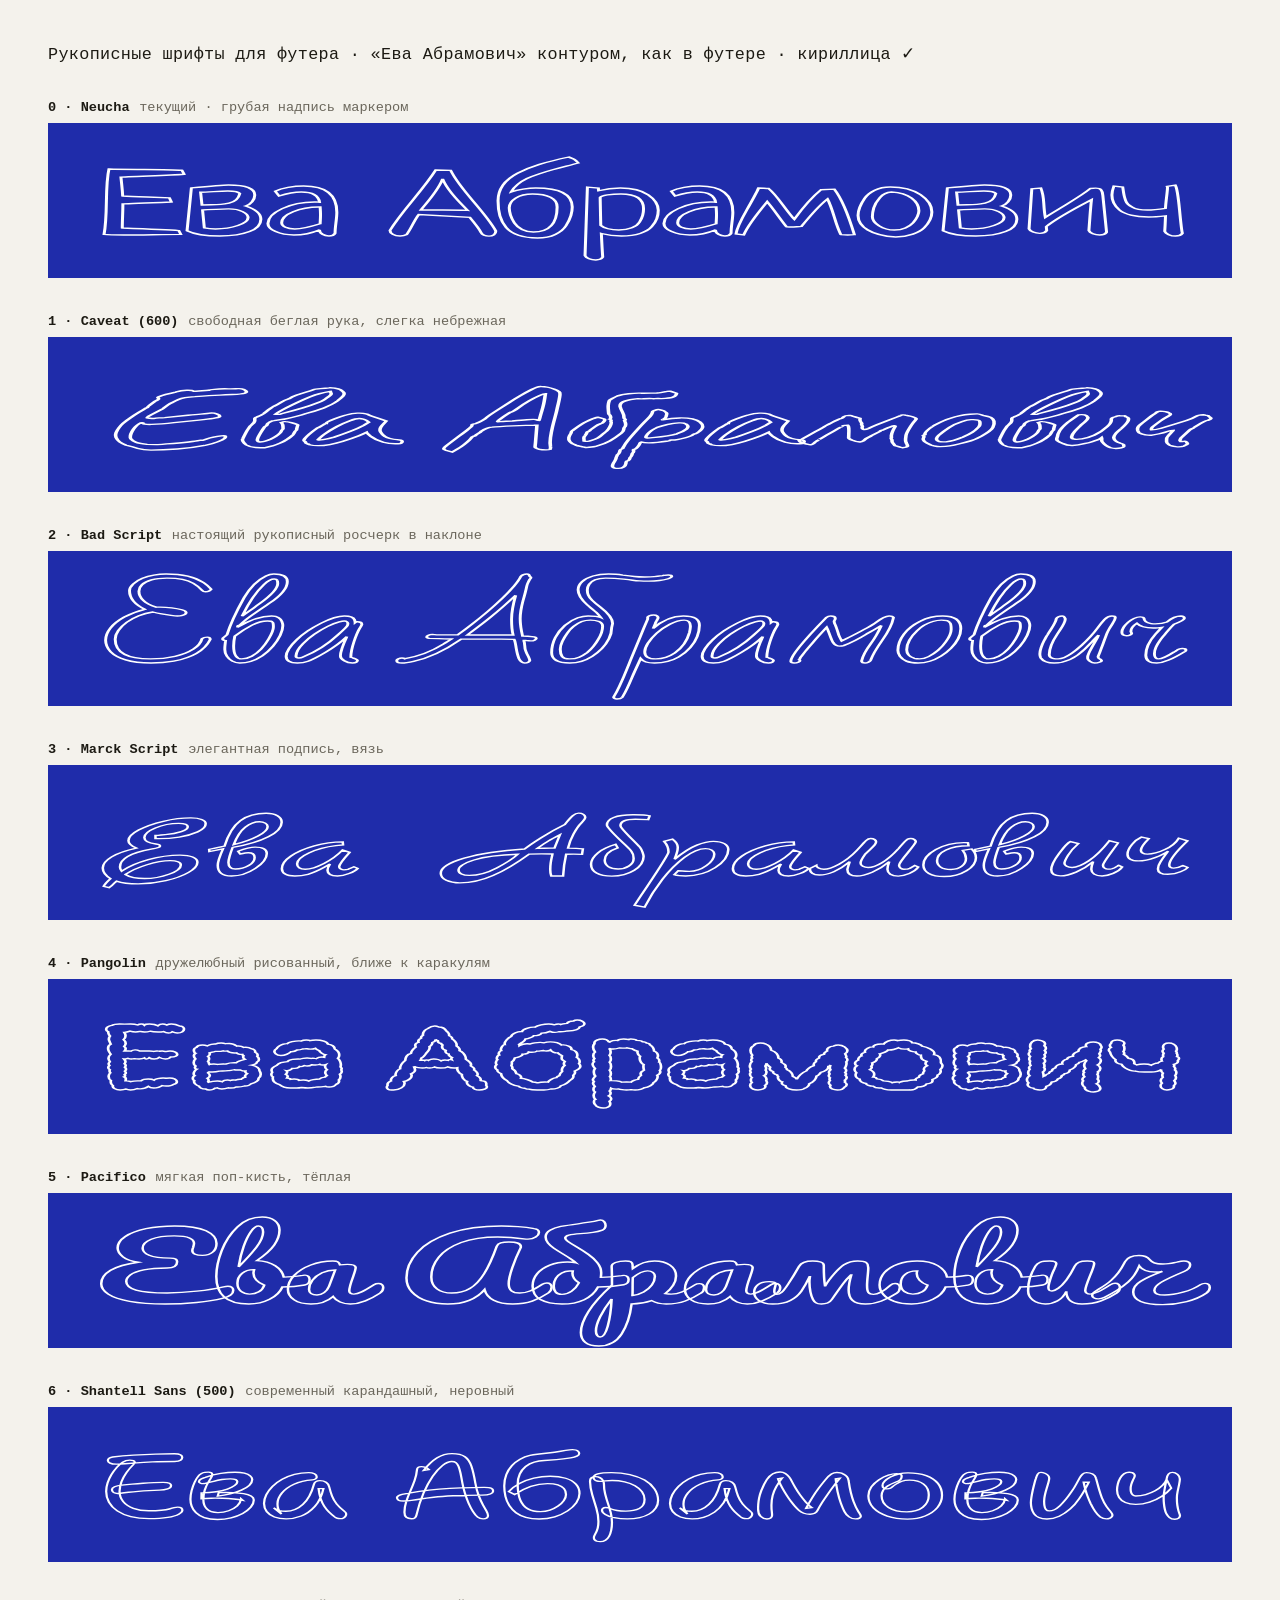
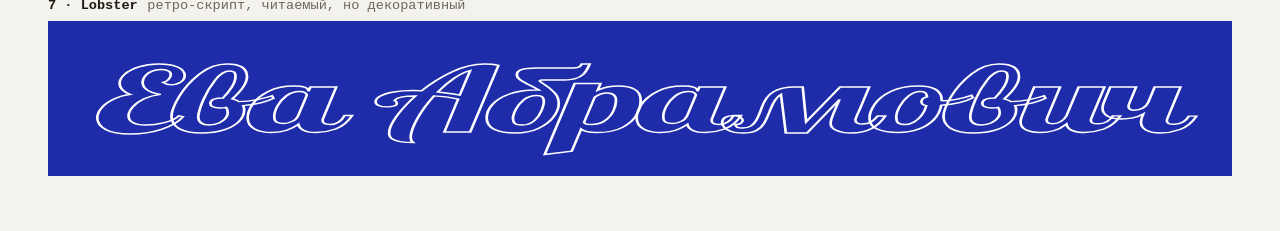
<file: preview-fonts.html>
<!DOCTYPE html>
<html lang="ru">
<head>
<meta charset="utf-8">
<meta name="viewport" content="width=device-width, initial-scale=1">
<title>Подборка рукописных шрифтов для футера</title>
<link rel="preconnect" href="https://fonts.googleapis.com">
<link rel="preconnect" href="https://fonts.gstatic.com" crossorigin>
<link href="https://fonts.googleapis.com/css2?family=Neucha&family=Caveat:wght@600&family=Bad+Script&family=Marck+Script&family=Pangolin&family=Pacifico&family=Shantell+Sans:wght@500&family=Lobster&display=swap" rel="stylesheet">
<style>
  * { box-sizing: border-box; }
  body { margin: 0; padding: 2rem clamp(1rem, 4vw, 3rem) 3rem; background: #f4f2ec; color: #1c1a13; font-family: ui-monospace, "SF Mono", Menlo, monospace; }
  h1 { font-size: 1.05rem; font-weight: 500; letter-spacing: .02em; }
  h1 em { color: #1f2caa; font-style: normal; }
  .row { margin-top: 2.25rem; }
  .row .label { display: flex; gap: .6rem; align-items: baseline; font-size: .85rem; margin-bottom: .5rem; }
  .row .label b { font-weight: 600; }
  .row .label span { color: #6b675c; }
  .block { background: #1f2caa; padding: 1.5rem clamp(1rem, 4vw, 3rem); }
  .block svg { display: block; width: 100%; height: auto; overflow: visible; }
  .block svg text { fill: none; stroke: #fff; stroke-width: 1.5; paint-order: stroke; font: 400 100px/1 var(--f); letter-spacing: -0.03em; }
  .tag { position: relative; }
</style>
</head>
<body>
<h1>Рукописные шрифты для футера · «Ева Абрамович» контуром, как в футере · кириллица ✓</h1>

<div class="row"><div class="label"><b>0 · Neucha</b><span>текущий · грубая надпись маркером</span></div>
<div class="block"><svg viewBox="0 0 1200 118" preserveAspectRatio="xMidYMid meet"><text x="600" y="96" text-anchor="middle" textLength="1200" lengthAdjust="spacingAndGlyphs" style="--f:'Neucha'">Ева Абрамович</text></svg></div></div>

<div class="row"><div class="label"><b>1 · Caveat (600)</b><span>свободная беглая рука, слегка небрежная</span></div>
<div class="block"><svg viewBox="0 0 1200 118" preserveAspectRatio="xMidYMid meet"><text x="600" y="96" text-anchor="middle" textLength="1200" lengthAdjust="spacingAndGlyphs" style="--f:'Caveat'">Ева Абрамович</text></svg></div></div>

<div class="row"><div class="label"><b>2 · Bad Script</b><span>настоящий рукописный росчерк в наклоне</span></div>
<div class="block"><svg viewBox="0 0 1200 118" preserveAspectRatio="xMidYMid meet"><text x="600" y="96" text-anchor="middle" textLength="1200" lengthAdjust="spacingAndGlyphs" style="--f:'Bad Script'">Ева Абрамович</text></svg></div></div>

<div class="row"><div class="label"><b>3 · Marck Script</b><span>элегантная подпись, вязь</span></div>
<div class="block"><svg viewBox="0 0 1200 118" preserveAspectRatio="xMidYMid meet"><text x="600" y="96" text-anchor="middle" textLength="1200" lengthAdjust="spacingAndGlyphs" style="--f:'Marck Script'">Ева Абрамович</text></svg></div></div>

<div class="row"><div class="label"><b>4 · Pangolin</b><span>дружелюбный рисованный, ближе к каракулям</span></div>
<div class="block"><svg viewBox="0 0 1200 118" preserveAspectRatio="xMidYMid meet"><text x="600" y="96" text-anchor="middle" textLength="1200" lengthAdjust="spacingAndGlyphs" style="--f:'Pangolin'">Ева Абрамович</text></svg></div></div>

<div class="row"><div class="label"><b>5 · Pacifico</b><span>мягкая поп-кисть, тёплая</span></div>
<div class="block"><svg viewBox="0 0 1200 118" preserveAspectRatio="xMidYMid meet"><text x="600" y="96" text-anchor="middle" textLength="1200" lengthAdjust="spacingAndGlyphs" style="--f:'Pacifico'">Ева Абрамович</text></svg></div></div>

<div class="row"><div class="label"><b>6 · Shantell Sans (500)</b><span>современный карандашный, неровный</span></div>
<div class="block"><svg viewBox="0 0 1200 118" preserveAspectRatio="xMidYMid meet"><text x="600" y="96" text-anchor="middle" textLength="1200" lengthAdjust="spacingAndGlyphs" style="--f:'Shantell Sans'">Ева Абрамович</text></svg></div></div>

<div class="row"><div class="label"><b>7 · Lobster</b><span>ретро-скрипт, читаемый, но декоративный</span></div>
<div class="block"><svg viewBox="0 0 1200 118" preserveAspectRatio="xMidYMid meet"><text x="600" y="96" text-anchor="middle" textLength="1200" lengthAdjust="spacingAndGlyphs" style="--f:'Lobster'">Ева Абрамович</text></svg></div></div>

</body>
</html>
</file>
<file: css/style.css>
/* Ева Абрамович — спокойная редакционная вёрстка.
   Ориентир по раскладке: twofoldny.com. Тёплая почти-белая бумага, чёрный текст,
   один акцент индиго, волосяные линейки и воздух вместо теней и коробок.
   Единицы: rem, корневой размер плавает по ширине вьюпорта.
   Регистр обычный, без КАПСА. Иерархия — размером и цветом. */

@font-face {
  font-family: "PP Radio Grotesk";
  src: url("../fonts/PPRadioGrotesk-Regular.woff2") format("woff2");
  font-weight: 400 500;
  font-style: normal;
  font-display: swap;
}

@font-face {
  font-family: "Neucha";
  src: url("../fonts/Neucha-cyrillic.woff2") format("woff2");
  font-weight: 400;
  font-style: normal;
  font-display: swap;
  unicode-range: U+0301, U+0400-045F, U+0490-0491, U+04B0-04B1, U+2116;
}

@font-face {
  font-family: "Neucha";
  src: url("../fonts/Neucha-latin.woff2") format("woff2");
  font-weight: 400;
  font-style: normal;
  font-display: swap;
  unicode-range: U+0000-00FF, U+0131, U+0152-0153, U+02BB-02BC, U+02C6, U+02DA, U+02DC, U+0304, U+0308, U+0329, U+2000-206F, U+20AC, U+2122, U+2191, U+2193, U+2212, U+2215, U+FEFF, U+FFFD;
}

:root {
  --indigo: #1f2caa;
  --deep-indigo: #141c66;
  --bg: #f4f2ec;
  --panel: #ece8dd;
  --ink: #1c1a13;
  --ink-soft: #33302a;
  --muted: #4c4840;
  --line: rgba(28, 26, 19, 0.18);
  --line-soft: rgba(28, 26, 19, 0.1);

  --sans: "PP Radio Grotesk", Arial, "Helvetica Neue", Helvetica, sans-serif;
  --mono: "IBM Plex Mono", ui-monospace, SFMono-Regular, Menlo, monospace;
  --hand: "Neucha", "Segoe Print", "Comic Sans MS", cursive;

  --fs-micro: 0.875rem;
  --fs-small: 1rem;
  --fs-body: 1.1875rem;
  --fs-lead: 1.6rem;
  --fs-h3: 1.6rem;
  --fs-display: 5.4rem;

  --radius: 0.25rem;

  --gutter: 4rem;
  --band-gap: 9.9rem;
  --rail: 74ch;
  --maxw: 1440px;
  --pad-inline: max(var(--gutter), calc((100% - var(--maxw)) / 2));
  color-scheme: light;
}

* { box-sizing: border-box; }

html { font-size: 1rem; scroll-padding-top: 5rem; }
@media (prefers-reduced-motion: no-preference) { html { scroll-behavior: smooth; } }
@media screen and (max-width: 1440px) { html { font-size: calc(0.00007284079084285411rem + 1.1110301768990636vw); } }
@media screen and (max-width: 479px) { html { font-size: calc(0.0012019230769234612rem + 4.26153846153846vw); } }

body {
  margin: 0;
  background: var(--bg);
  color: var(--ink);
  font: 400 var(--fs-body)/155% var(--sans);
  letter-spacing: 0;
  -webkit-font-smoothing: antialiased;
}
html.no-scroll, html.no-scroll body { overflow: hidden; }
h1, h2, h3, p, figure, blockquote, dl, dd { margin: 0; }
a { color: inherit; text-decoration: none; }
img { display: block; max-width: 100%; }
svg { display: block; }
::selection { background: var(--indigo); color: #fff; }

:focus-visible { outline: 2px solid var(--indigo); outline-offset: 3px; }
.is-indigo :focus-visible { outline-color: #fff; }

@media (prefers-contrast: more) {
  :root { --line: rgba(28, 26, 19, 0.5); --line-soft: rgba(28, 26, 19, 0.3); --muted: #3a352a; }
}

.skip-link {
  position: fixed; top: 0.5rem; left: 0.5rem; z-index: 50;
  background: var(--indigo); color: #fff;
  padding: 0.6rem 0.9rem; border-radius: var(--radius);
  font: 500 var(--fs-micro)/100% var(--sans); letter-spacing: 0.00875rem;
  transform: translateY(-200%);
}
.skip-link:focus { transform: none; }

/* ---- primitives ---- */
.display {
  font: 400 var(--fs-display)/103% var(--sans);
  letter-spacing: -0.135rem;
  color: var(--indigo);
}
.section_hero .display, .price { color: var(--ink); }

.body-lg { font-size: var(--fs-body); line-height: 130%; }
.rail { max-width: var(--rail); }
.note { color: var(--ink-soft); font-size: var(--fs-body); max-width: 52ch; }
.section-note {
  color: var(--indigo);
  font-size: var(--fs-lead); line-height: 135%; letter-spacing: -0.016rem;
  max-width: 24ch;
  margin-top: 3.25rem;
}

.band { padding-block: var(--band-gap); padding-inline: var(--pad-inline); position: relative; }

.eyebrow {
  display: block;
  font-size: var(--fs-small);
  color: var(--indigo);
  margin-bottom: 2.5rem;
}
.eyebrow_break { display: none; }

.after-head { margin-top: 3.25rem; }

/* ---- header: progressive blur + gradient fade (apple-style) ---- */
.navbar {
  /* fixed, а не sticky: шапка не занимает места в потоке, фото hero уходит под неё до самого верха */
  position: fixed; top: 0; left: 0; right: 0; z-index: 30;
  background: transparent;
  display: flex; align-items: center; justify-content: space-between; gap: 1.25rem;
  padding-block: 0.9rem; padding-inline: var(--pad-inline);
}
.navbar > * { position: relative; z-index: 1; }
/* два слоя (light/dark), а не один с меняющимся background: браузеры (особенно Safari)
   не умеют плавно интерполировать между двумя разными градиентами — переход "прыгает"
   независимо от transition-duration. Кроссфейдим слои через opacity — она анимируется
   гладко всегда. ::before — светлая тема (видна по умолчанию), ::after — тёмная. */
.navbar::before, .navbar::after {
  content: ""; position: absolute; inset: 0 0 auto 0; height: 145%;
  z-index: 0; pointer-events: none;
  backdrop-filter: blur(12px) saturate(150%);
  -webkit-backdrop-filter: blur(12px) saturate(150%);
  -webkit-mask-image: linear-gradient(to bottom, #000 0%, #000 58%, transparent 100%);
  mask-image: linear-gradient(to bottom, #000 0%, #000 58%, transparent 100%);
}
.navbar::before {
  background: linear-gradient(to bottom,
    color-mix(in srgb, var(--bg) 90%, transparent) 0%,
    color-mix(in srgb, var(--bg) 55%, transparent) 62%,
    transparent 100%);
  opacity: 1;
}
.navbar::after {
  background: linear-gradient(to bottom,
    rgba(10, 9, 6, 0.86) 0%,
    rgba(10, 9, 6, 0.46) 62%,
    transparent 100%);
  opacity: 0;
}
@media (prefers-reduced-transparency: reduce), (prefers-contrast: more) {
  .navbar::before, .navbar::after {
    height: 100%; backdrop-filter: none; -webkit-backdrop-filter: none;
    -webkit-mask-image: none; mask-image: none;
  }
  .navbar::before { background: var(--bg); }
  .navbar::after { background: #0a0906; }
}
/* nav inverts over dark sections (data-nav="dark") */
.navbar, .navbar::before, .navbar::after, .navbar_logo-link span, .navbar_logo-link::before,
.navbar_menu a, .navbar_menu-button, .navbar_menu-button i {
  transition: color .55s cubic-bezier(.4, 0, .2, 1), background-color .55s cubic-bezier(.4, 0, .2, 1), opacity .55s cubic-bezier(.4, 0, .2, 1), border-color .55s cubic-bezier(.4, 0, .2, 1);
}
.navbar.is-dark .navbar_logo-link span,
.navbar.is-dark .navbar_menu a,
.navbar.is-dark .navbar_menu a[data-cta],
.navbar.is-dark .navbar_menu-button { color: #fff; }
.navbar.is-dark .navbar_logo-link::before { background: #fff; }
.navbar.is-dark .navbar_menu a[data-cta]:hover { color: rgba(255, 255, 255, 0.7); }
.navbar.is-dark .navbar_menu-button { border-color: rgba(255, 255, 255, 0.4); }
.navbar.is-dark .navbar_menu-button i { color: #fff; }
.navbar.is-dark::before { opacity: 0; }
.navbar.is-dark::after { opacity: 1; }

.navbar_logo-link { display: inline-flex; align-items: center; gap: 0.55rem; }
.navbar_logo-link::before { content: ""; width: 0.7rem; height: 0.7rem; background: var(--deep-indigo); flex: none; }
.navbar_logo-link span { font: 500 var(--fs-micro)/100% var(--sans); color: var(--deep-indigo); }
.navbar_menu { display: flex; align-items: center; gap: 1.8rem; }
.navbar_menu a { font-size: var(--fs-micro); color: var(--ink); padding: 0.4rem 0; transition: opacity .12s ease, color .15s ease; }
.navbar_menu a:not([data-cta]):hover { opacity: 0.55; }
.navbar_menu a:not([data-cta]):active { opacity: 0.3; }
.navbar_menu a[data-cta] { display: inline-flex; align-items: center; gap: 0.4rem; color: var(--indigo); }
.navbar_menu a[data-cta]::after { content: ""; flex: none; width: 0.83125rem; height: 0.83125rem; background: currentColor; -webkit-mask: url("../images/arrow-ur.svg") center / contain no-repeat; mask: url("../images/arrow-ur.svg") center / contain no-repeat; transition: transform .2s cubic-bezier(.2, .8, .2, 1); }
.navbar_menu a[data-cta]:hover { color: var(--deep-indigo); }
.navbar_menu a[data-cta]:hover::after { transform: translate(0.1225rem, -0.1225rem); }

.navbar_menu-button {
  display: none; align-items: center; gap: 0.5rem; border: 1px solid var(--line);
  padding: 0.5rem 0.8rem; border-radius: var(--radius);
  background: none; font-size: var(--fs-micro); color: var(--ink); cursor: pointer;
}
.navbar_menu-button i { color: var(--indigo); font-style: normal; }
.navbar_menu-button:active { opacity: 0.6; }

dialog.mobile-menu {
  width: 100%; max-width: none; height: 100%; max-height: none; margin: 0; border: 0;
  padding-block: 1.25rem 2.5rem; padding-inline: var(--pad-inline);
  background: var(--bg); color: var(--ink);
  display: flex; flex-direction: column;
}
/* анимация открытия: слой поднимается и проявляется, элементы внутри — ступенями */
dialog.mobile-menu[open] { animation: menu-in .55s cubic-bezier(.22, .61, .18, 1) both; }
dialog.mobile-menu.is-closing { animation: menu-out .4s cubic-bezier(.4, .2, .6, 1) both; pointer-events: none; }
@keyframes menu-in {
  from { opacity: 0; transform: translateY(1.5rem); }
  to   { opacity: 1; transform: none; }
}
@keyframes menu-out {
  from { opacity: 1; transform: none; }
  to   { opacity: 0; transform: translateY(1rem); }
}
dialog.mobile-menu::backdrop { background: var(--bg); }
dialog.mobile-menu[open]::backdrop { animation: fade-in .55s ease both; }
dialog.mobile-menu.is-closing::backdrop { animation: fade-out .4s ease both; }
@keyframes fade-in { from { opacity: 0; } to { opacity: 1; } }
@keyframes fade-out { from { opacity: 1; } to { opacity: 0; } }
.mobile-menu_top { display: flex; justify-content: space-between; align-items: center; }
.mobile-menu_top span { font-size: var(--fs-micro); color: var(--muted); }
.mobile-menu_top button { border: 0; background: none; font-size: var(--fs-micro); cursor: pointer; padding: 0.5rem 0; color: var(--ink); }
dialog.mobile-menu nav { display: flex; flex-direction: column; gap: 0.5rem; margin-top: 3rem; }
dialog.mobile-menu nav a { padding: 0.4rem 0; font: 400 2.4rem/110% var(--sans); letter-spacing: -0.048rem; }
dialog.mobile-menu nav a:last-child { color: var(--indigo); }

dialog.mobile-menu nav a { opacity: 0; transform: translateY(1rem); }
dialog.mobile-menu[open] nav a { animation: menu-item-in .5s cubic-bezier(.22, .61, .18, 1) forwards; }
dialog.mobile-menu[open] nav a:nth-child(1) { animation-delay: .08s; }
dialog.mobile-menu[open] nav a:nth-child(2) { animation-delay: .14s; }
dialog.mobile-menu[open] nav a:nth-child(3) { animation-delay: .2s; }
dialog.mobile-menu[open] nav a:nth-child(4) { animation-delay: .26s; }
dialog.mobile-menu[open] nav a:nth-child(5) { animation-delay: .32s; }
@keyframes menu-item-in {
  to { opacity: 1; transform: none; }
}
.mobile-menu_top { opacity: 0; }
dialog.mobile-menu[open] .mobile-menu_top { animation: menu-item-in .5s cubic-bezier(.22, .61, .18, 1) forwards; }

/* соцссылки в мобильном меню — переиспользуют готовый .contact_rows из «Записаться»
   (никаких новых кнопок/иконок), тут только позиционирование внизу диалога + анимация */
.contact_rows.mobile-menu_social { margin-top: auto; padding-top: 2rem; }
.mobile-menu_social a { opacity: 0; transform: translateY(1rem); }
dialog.mobile-menu[open] .mobile-menu_social a { animation: menu-item-in .5s cubic-bezier(.22, .61, .18, 1) forwards; }
dialog.mobile-menu[open] .mobile-menu_social a:nth-child(1) { animation-delay: .38s; }
dialog.mobile-menu[open] .mobile-menu_social a:nth-child(2) { animation-delay: .44s; }

@media (max-width: 620px) {
  .navbar_menu { display: none; }
  .navbar_menu-button { display: inline-flex; }
}

/* ---- hero: photo fills the section, text over the light left side ---- */
.section_hero {
  position: relative; overflow: hidden;
  display: flex; align-items: flex-end;
  height: 100vh;
  min-height: 60.2rem;
  padding-block: 0rem 12rem;
  background: var(--bg);
}
.hero_bg-image {
  position: absolute; inset: 0; z-index: 0;
  width: 100%; height: 100%;
  object-fit: cover; object-position: right center;
}
.section_hero::before {
  content: ""; position: absolute; inset: 0; z-index: 1; pointer-events: none;
  background: linear-gradient(90deg,
    var(--bg) 0%,
    color-mix(in srgb, var(--bg) 74%, transparent) 42%,
    transparent 70%);
}
.hero_content { position: relative; z-index: 2; max-width: 46rem; display: flex; flex-direction: column; }
/* воздух ступенями: имя → должность → текст → кнопка */
.hero_meta { display: flex; flex-direction: column; align-items: flex-start; gap: 2rem; margin-top: 3rem; }
.hero_role { font-size: var(--fs-small); color: var(--ink-soft); }
.hero_specialization { display: flex; flex-direction: column; gap: 0.9rem; max-width: 44rem; }
.hero_meta .btn { margin-top: 1.4rem; }
@media (max-width: 620px) {
  .section_hero { align-items: flex-end; min-height: 50rem; }
  .hero_bg-image { object-position: 90% top; }
  .section_hero::before { background: linear-gradient(180deg, transparent 0%, transparent 22%, color-mix(in srgb, var(--bg) 60%, transparent) 46%, var(--bg) 74%); }
  .hero_content { max-width: none; }
}

/* ---- CTA button ---- */
.btn {
  align-self: flex-start;
  display: inline-flex; align-items: center; gap: 0.55rem;
  padding: 0.85rem 1.4rem; border-radius: var(--radius);
  background: var(--indigo); color: #fff;
  font: 500 var(--fs-small)/100% var(--sans); letter-spacing: 0.005rem;
  transition: background .15s ease, transform .15s ease;
}
.btn::after {
  content: ""; flex: none; width: 1rem; height: 1rem; background: currentColor;
  -webkit-mask: url("../images/arrow-ur.svg") center / contain no-repeat;
  mask: url("../images/arrow-ur.svg") center / contain no-repeat;
  transition: transform .2s cubic-bezier(.2, .8, .2, 1);
}
.btn:hover { background: var(--deep-indigo); }
.btn:hover::after { transform: translate(0.14rem, -0.14rem); }
.btn:active { transform: translateY(1px); }

/* ---- epigraph: full-bleed indigo (макет: figma ryabkov.work / Section — Цитата) ---- */
.section_epigraph { background: var(--indigo); color: #fff; padding-block: 9.9rem; }
.section_epigraph blockquote { font: 400 3.4rem/130% var(--sans); letter-spacing: -0.068rem; max-width: 72rem; }
.section_epigraph .epigraph_author { margin-top: 2.5rem; font-size: 0.875rem; line-height: 155%; color: rgba(255, 255, 255, 0.66); }

/* ---- work: sidebar + FAQ list (ориентир: monolog) ---- */
.work_grid { display: grid; grid-template-columns: minmax(10rem, 0.5fr) minmax(0, 2.35fr); column-gap: 5.4rem; align-items: stretch; }
.work_aside { display: flex; flex-direction: column; justify-content: space-between; gap: 2.5rem; }
.badge, .work_aside-label {
  display: flex; align-items: center; gap: 0.55rem;
  font: 400 var(--fs-small)/140% var(--sans); letter-spacing: 0;
  color: var(--muted);
}
.badge .dot, .work_aside-label .dot {
  flex: none; width: 1rem; height: 1.05rem;
  color: var(--indigo);
}
.work_aside-cta { display: flex; flex-direction: column; align-items: flex-start; gap: 1.15rem; }
.work_aside-figure {
  display: block; flex: none; overflow: hidden;
  width: 14rem; aspect-ratio: 5 / 6;
  border-radius: var(--radius);
}
.work_aside-photo { display: block; width: 100%; height: 100%; object-fit: cover; object-position: 50% 100%; }
.work_aside-cta p { font-size: var(--fs-small); line-height: 140%; color: var(--muted); }
.work_main { min-width: 0; }
.work_main .display { font-size: 3.8rem; }
.work_main .topics { margin-top: 4.5rem; }
.topics_more { margin-top: 2rem; color: var(--ink-soft); }
@media (max-width: 620px) {
  .work_grid { grid-template-columns: 1fr; row-gap: 3.5rem; }
  .work_aside { order: 2; gap: 1.5rem; }
  .work_aside-label { display: none; }
  .work_aside-cta { flex-direction: row; flex-wrap: wrap; align-items: center; gap: 1rem 1.5rem; }
  .work_aside-cta p { flex: 1 1 14rem; }
  .work_main { order: 1; }
}

/* ---- topics: full-width FAQ rows, whole row fills indigo on open ---- */
.topics { --topic-pad: 1.2rem; display: flex; flex-direction: column; }
.topics details {
  border-top: 1px dotted rgba(28, 26, 19, 0.34);
  padding-inline: var(--topic-pad);
  margin-inline: calc(-1 * var(--topic-pad));
  border-radius: var(--radius);
  background-color: transparent;
  /* base = slow "leave" so a mouse sweep leaves a fading trail */
  transition: background-color .75s cubic-bezier(.22, .61, .18, 1), border-color .3s ease;
}
.topics details:last-of-type { border-bottom: 1px dotted rgba(28, 26, 19, 0.34); }
.topics summary {
  list-style: none; cursor: pointer;
  display: flex; align-items: center; justify-content: space-between; gap: 1.5rem;
  padding-block: 1.58rem;
}
.topics summary::-webkit-details-marker { display: none; }
.topics summary:active { opacity: 0.85; }
.topics h3 {
  font: 400 var(--fs-h3)/130% var(--sans); letter-spacing: -0.016rem; color: var(--ink);
  transition: color .75s cubic-bezier(.22, .61, .18, 1), transform .35s cubic-bezier(.2, .8, .2, 1);
}
.topics .toggle {
  flex: none; width: 1.7rem; height: 1.05rem;
  color: var(--muted);
  transition: color .75s cubic-bezier(.22, .61, .18, 1), transform .35s cubic-bezier(.2, .8, .2, 1);
}
.topics .topics_answer { overflow: hidden; }
.topics .topics_answer p {
  padding-block: 0.6rem 1.8rem;
  font-size: var(--fs-small); line-height: 165%; color: var(--ink-soft); max-width: 64ch;
  transition: color .3s ease;
}

/* hover: quick fill in, text slides right, dot slides left */
@media (hover: hover) {
  .topics details:hover { background-color: var(--indigo); border-color: transparent; transition-duration: .1s, .1s; }
  .topics details:hover h3 { color: #fff; transform: translateX(0.55rem); transition-duration: .1s, .35s; }
  .topics details:hover .toggle { color: #fff; transform: translateX(-0.45rem); transition-duration: .1s, .35s; }
}

/* open / closing: filled indigo, snappy */
.topics details[open],
.topics details.is-closing { background-color: var(--indigo); border-color: transparent; transition-duration: .28s, .28s; }
.topics details[open] + details,
.topics details.is-closing + details { border-top-color: transparent; }
.topics details[open] h3,
.topics details.is-closing h3 { color: #fff; transition-duration: .28s, .35s; }
.topics details[open] .topics_answer p,
.topics details.is-closing .topics_answer p { color: rgba(255, 255, 255, 0.86); }
.topics details[open] .toggle,
.topics details.is-closing .toggle { color: #fff; }
.topics details[open]:hover h3 { transform: translateX(0.55rem); }

/* ---- Стоимость ----
   Всё в одной карте: сверху две колонки (цена | условия), снизу «Перенос и отмена».
   Единый паддинг карты 2.5rem задаёт и внутренние отступы, и ширину линий-разделителей. */
.terms_card {
  border: 1px solid var(--line);
  border-radius: var(--radius);
  padding: 2.5rem;
}
.terms_grid {
  /* stretch, а не start: обе колонки растягиваются на высоту более высокой (левой),
     иначе border-left правой колонки обрывается на высоте её собственного контента */
  display: grid; grid-template-columns: minmax(0, 0.8fr) minmax(0, 1.2fr);
  gap: 2.5rem; align-items: stretch;
}
.terms_head {
  display: flex; flex-direction: column; align-items: flex-start;
  gap: 1.4rem;
}
.terms_head .badge { margin: 0; }
.price { font: 400 4.4rem/95% var(--sans); letter-spacing: -0.132rem; color: var(--ink); }
.price-sub { margin-top: 1.6rem; font-size: var(--fs-small); line-height: 140%; color: var(--muted); }
.terms_head .btn { margin-top: 0.6rem; }

/* список условий: линия растянута на всю высоту левой колонки,
   содержимое центрировано по вертикали внутри неё */
.terms_list {
  display: flex; flex-direction: column; justify-content: center;
  gap: 1.4rem; padding-left: 2.5rem; border-left: 1px solid var(--line-soft);
}
.terms_list > div {
  display: grid; grid-template-columns: 7.5rem 1fr; gap: 1.5rem;
  align-items: baseline;
}
.terms_list dt { color: var(--muted); font-size: var(--fs-small); }
.terms_list dd { font-size: var(--fs-body); line-height: 145%; }

/* нижняя часть: линия ровно по ширине контента карты (паддинг карты режет её по краям) */
.terms_extra { margin-top: 2.5rem; padding-top: 2.5rem; border-top: 1px solid var(--line-soft); }

/* аккордеон без сплошной заливки: только цвет текста/иконки и волосяная линия под открытой строкой */
.is-plain { --topic-pad: 0; }
.is-plain details,
.is-plain details:last-of-type { border: 0; background: transparent; }
.is-plain summary { padding-block: 0; }
.is-plain details[open] summary { padding-bottom: 1.1rem; }
.is-plain details[open], .is-plain details.is-closing,
.is-plain details:hover { background: transparent; border-color: transparent; }
.is-plain details[open] h3, .is-plain details.is-closing h3,
.is-plain details:hover h3 { color: var(--indigo); transform: none; }
.is-plain details[open] .toggle, .is-plain details.is-closing .toggle,
.is-plain details:hover .toggle { color: var(--indigo); transform: none; }
.is-plain details[open] .topics_answer p, .is-plain details.is-closing .topics_answer p { color: var(--ink-soft); }
.is-plain .topics_answer p { padding-block: 0; max-width: 68ch; }

@media (max-width: 620px) {
  .terms_grid { grid-template-columns: 1fr; gap: 2rem; }
  .terms_list { padding-left: 0; border-left: 0; padding-top: 2rem; border-top: 1px solid var(--line-soft); }
}
@media (max-width: 560px) {
  .terms_card { padding: 1.5rem; }
  .terms_extra { margin-top: 2rem; padding-top: 2rem; }
  .terms_head .btn { align-self: stretch; }
  .terms_list > div { grid-template-columns: 1fr; gap: 0.3rem; }
}

/* ---- about: full-viewport photo, content anchored to the bottom ---- */
.section_about {
  position: relative; overflow: hidden;
  min-height: 100vh; min-height: 100svh;
  display: flex; flex-direction: column; justify-content: space-between;
  padding-block: 6rem;
  color: #fff;
}
.about_bg-image {
  position: absolute; inset: 0; z-index: 0;
  width: 100%; height: 100%;
  object-fit: cover; object-position: 22% center;
}
.section_about::after {
  content: ""; position: absolute; inset: 0; z-index: 1; pointer-events: none;
  background: linear-gradient(to top,
    rgba(10, 9, 6, 0.92) 0%,
    rgba(10, 9, 6, 0.74) 26%,
    rgba(10, 9, 6, 0.32) 54%,
    rgba(10, 9, 6, 0.04) 78%,
    transparent 100%);
}
.about_badge { position: relative; z-index: 2; }
.about_content { position: relative; z-index: 2; width: 100%; }
.section_about .badge { color: rgba(255, 255, 255, 0.75); }
.section_about .badge .dot { color: #fff; }
.about_body { margin-top: 0; }
.about_body p + p { margin-top: 1rem; }
.section_about .body-lg { color: rgba(255, 255, 255, 0.88); font-size: var(--fs-body); line-height: 155%; }
.section_about .about_facts dt { color: rgba(255, 255, 255, 0.6); }
.section_about .about_facts dd { color: #fff; }
.about_facts { display: grid; grid-template-columns: repeat(auto-fit, minmax(min(100%, 17rem), 1fr)); gap: 2.25rem; margin-top: 3rem; }
.about_facts div { display: flex; flex-direction: column; gap: 0.35rem; }
.about_facts dt { font-size: var(--fs-micro); color: var(--muted); }
.about_facts dd { font-size: var(--fs-small); line-height: 140%; }

/* ---- Как начать: свободная россыпь (макет: figma ryabkov.work 2025:25) ---- */
.steps { position: relative; }
.steps ol { margin: 0; padding: 0; list-style: none; display: flex; flex-direction: column; gap: 2.25rem; }
.steps li { display: flex; flex-direction: column; gap: 1.5rem; max-width: 25rem; }
.steps .steps_icon { width: 3.6rem; height: 3.6rem; color: var(--indigo); flex: none; }
.steps li > div { display: flex; flex-direction: column; gap: 0.5rem; }
.steps h3 { font: 400 1.6rem/130% var(--sans); letter-spacing: -0.016rem; color: var(--ink); }
.steps p { color: var(--ink-soft); font-size: var(--fs-small); line-height: 160%; }
.section_start .section-note {
  margin-top: 5.5rem;
  position: relative;
  max-width: 32ch; padding-left: 2.1rem; padding-bottom: 1rem;
}
.section-note_icon {
  position: absolute; left: -2rem; top: -1.9rem;
  width: 4.65rem; height: 4.65rem;
  color: var(--indigo);
}
/* подчёркивание привязано к словам, а не к фиксированной позиции строки */
.section_start .section-note .note-u { position: relative; white-space: nowrap; }
.note-u_underline {
  position: absolute; left: 0; right: 0; bottom: -0.8rem;
  width: 100%; height: 0.992rem;
  color: var(--ink);
}

/* стрелки-завитушки — база-правило (десктоп), чтобы редактор видел значения
   position/size на дефолтном breakpoint'е; на мобильном просто прячем */
.steps_squiggle {
  display: block; position: absolute; pointer-events: none;
  color: var(--indigo);
}
.steps_squiggle.is-a { width: 6.4rem; height: 5.6rem; left: 45%; top: 14%; transform: rotate(20deg); }
.steps_squiggle.is-b { width: 4.5rem; height: 4.75rem; left: 51%; top: 64%; transform: rotate(102deg); }

@media (min-width: 480px) {
  .steps ol { align-items: flex-start; gap: 0.5rem; }
  .steps li:nth-child(1) { margin-left: 10%; }
  .steps li:nth-child(2) { margin-left: 60%; }
  .steps li:nth-child(3) { margin-left: 17%; }
  .section_start .section-note { margin-left: 66%; margin-top: 3rem; }
}
@media (max-width: 479px) {
  .steps_squiggle { display: none; }
}
@media (max-width: 479px) {
  .steps li { flex-direction: row; align-items: flex-start; max-width: none; }
  .steps li > div { flex: 1; }
}

/* ---- contact ---- */
.contact_grid { display: grid; grid-template-columns: minmax(0, 1fr) minmax(0, 1.4fr); gap: 4rem; align-items: center; }
.contact_main { min-width: 0; }
/* ссылки друг под другом, каждая — блок с заливкой по ховеру */
.contact_rows { display: flex; flex-direction: column; gap: 1.5rem; margin-top: 3rem; }
.contact_rows a {
  display: flex; flex-direction: column; align-items: flex-start; gap: 1rem;
  padding: 1.25rem 1.4rem; margin-inline: -1.4rem;
  border-radius: var(--radius);
  transition: background-color .18s ease, color .18s ease;
}
.contact_rows a:hover { background: var(--indigo); color: #fff; }
.contact_rows a:active { background: var(--deep-indigo); }
.contact_rows a b {
  font: 400 2rem/110% var(--sans); letter-spacing: -0.03rem;
  display: inline-flex; align-items: center; gap: 0.55rem;
}
.contact_rows a b::after {
  content: ""; flex: none; width: 1rem; height: 1rem; background: currentColor;
  -webkit-mask: url("../images/arrow-ur.svg") center / contain no-repeat;
  mask: url("../images/arrow-ur.svg") center / contain no-repeat;
  transition: transform .2s cubic-bezier(.2, .8, .2, 1);
}
.contact_rows a:not(:hover) b::after { color: var(--indigo); }
.contact_rows a:hover b::after { transform: translate(0.28rem, -0.28rem); }
/* ник/номер в пунктирной рамке — «поле для копирования» */
.contact_rows a .contact_row-handle {
  font: 400 var(--fs-micro)/100% var(--mono); letter-spacing: 0.0175rem; color: var(--ink-soft);
  border: 1px dashed var(--line); border-radius: var(--radius);
  padding: 0.6rem 0.85rem;
  transition: border-color .18s ease, color .18s ease;
}
.contact_rows a:hover .contact_row-handle { color: #fff; border-color: rgba(255, 255, 255, 0.55); }
/* открытка: размер — одно число, ширина .contact_envelope-draw в rem, высота по пропорции */
.contact_envelope { position: relative; margin: 0; color: var(--ink); justify-self: end; min-width: 0; width: 100%; }
.contact_envelope-draw {
  display: block; width: 100%; height: auto; aspect-ratio: 612 / 524;
}
@media (min-width: 480px) {
  .contact_envelope { width: 34rem; }
  .contact_envelope-draw { width: 34rem; }
}
@media (max-width: 479px) {
  .contact_grid { grid-template-columns: 1fr; gap: 3rem; }
  .contact_envelope { justify-self: stretch; width: 100%; }
  .contact_envelope-draw { width: 100%; height: auto; }
}

/* ---- footer ---- */
.footer {
  padding-block: 10rem 1rem; padding-inline: var(--pad-inline);
  display: flex; flex-direction: column; gap: 15rem;
  background: var(--indigo); color: #fff;
}
/* строка тегов растянута на всю ширину */
.footer_tags { display: flex; flex-wrap: wrap; justify-content: space-between; align-items: baseline; gap: 0.6rem 1.75rem; }
.footer_tags span { font-size: var(--fs-micro); color: rgba(255, 255, 255, 0.7); }
.footer_tags a { font-size: var(--fs-micro); color: #fff; font-weight: 700; }
.footer_tags a:hover { color: rgba(255, 255, 255, 0.7); }
/* ряд цветков вместо имени — заливка белым через fill="currentColor" в самом svg, ставит их «на землю» */
.footer_flowers { display: flex; align-items: flex-end; justify-content: center; gap: clamp(1rem, 4vw, 2.5rem); }
.footer_flower { display: block; height: 5.625rem; color: #fff; }
.footer_flower.is-1 { aspect-ratio: 468 / 858; }
.footer_flower.is-2 { aspect-ratio: 428 / 627; }
.footer_flower.is-3 { aspect-ratio: 559 / 749; }
.footer_flower.is-4 { aspect-ratio: 443 / 750; }
.footer_flower.is-5 { aspect-ratio: 367 / 743; }
.footer :focus-visible { outline-color: #fff; }

/* ---- motion ---- */
html.anim .reveal { opacity: 0; transform: translateY(0.75rem); }
html.anim .reveal.in { opacity: 1; transform: none; transition: opacity .55s cubic-bezier(.2, .8, .2, 1), transform .55s cubic-bezier(.2, .8, .2, 1); }
@media (prefers-reduced-motion: reduce) {
  html.anim .reveal, html.anim .reveal.in { opacity: 1; transform: none; transition: none; }
  .topics .toggle, .topics details[open] .toggle { transition: none; }
  dialog.mobile-menu[open], dialog.mobile-menu.is-closing, dialog.mobile-menu[open] nav a, dialog.mobile-menu[open] .mobile-menu_top,
  dialog.mobile-menu[open] .mobile-menu_social a,
  dialog.mobile-menu[open]::backdrop, dialog.mobile-menu.is-closing::backdrop { animation: none; }
  dialog.mobile-menu nav a, dialog.mobile-menu .mobile-menu_top, dialog.mobile-menu .mobile-menu_social a { opacity: 1; transform: none; }
}

/* ---- parallax: смещение задаёт js (rAF + IntersectionObserver), тут только запас на масштаб ---- */
@media (prefers-reduced-motion: no-preference) {
  .hero_bg-image, .about_bg-image { scale: 1.1; will-change: transform; }
  /* scale grows away from the part of the frame that must stay put */
  .hero_bg-image { transform-origin: right top; }
}

/* ---- мобильный масштаб ----
   Ниже 479px корневой font-size переключается на 4.26vw, и один и тот же rem
   становится ~в 4 раза «крупнее» относительно ширины экрана. Раньше это гасили
   нижние границы clamp; теперь те же значения заданы явно. */
@media (max-width: 620px) {
  :root {
    --fs-lead: 1.3rem;
    --fs-h3: 1.3rem;
    --fs-display: 2.6rem;
    --gutter: 1.4rem;
    --band-gap: 4.5rem;
  }
  .section-note { margin-top: 2rem; }
  .eyebrow { margin-bottom: 1.5rem; }
  .eyebrow_break { display: block; }
  .after-head { margin-top: 2rem; }
  dialog.mobile-menu nav a { font-size: 1.6rem; }

  .section_hero { min-height: 36rem; padding-block: 5.5rem 2rem; }
  .hero_meta { gap: 0.75rem; margin-top: 1.8rem; }
  .hero_meta .btn { margin-top: 0.85rem; }
  .hero_specialization .body-lg { font-size: 0.88rem; }

  .section_epigraph { padding-block: 4.5rem; }
  .section_epigraph blockquote { font-size: 1.9rem; }

  .work_grid { column-gap: 2rem; row-gap: 2.5rem; }
  .work_aside-figure { width: 14rem; }
  .work_main .display { font-size: 2.3rem; }
  .work_main .topics { margin-top: 2.5rem; }

  .topics { --topic-pad: 0.75rem; }
  .topics summary { padding-block: 1.05rem; }
  .topics .topics_answer p { padding-block: 0.3rem 1.2rem; }

  .terms_head { gap: 1rem; }
  .price { font-size: 2.6rem; }

  .section_about { padding-block: 3rem; }
  .section_about .body-lg { font-size: 0.88rem; }
  .about_facts { gap: 1.25rem; margin-top: 2rem; }

  .footer { padding-block: 4.5rem 2.5rem; gap: 3rem; }
  .footer_tags { justify-content: flex-start; column-gap: 1.25rem; }
  .footer_flower { height: 3.5rem; }
}
/* «Как начать» и «Записаться» — резиновая вёрстка, ничего не меняем до настоящей узкой
   мобилки (порог совпадает с переключением корневого font-size на vw-формулу, см. выше) */
@media (max-width: 479px) {
  .steps .steps_icon { width: 2.75rem; height: 2.75rem; }
  .steps h3 { font-size: 1.4rem; }
  .section_start .section-note { margin-top: 2rem; }

  .contact_rows { gap: 2rem; margin-top: 2rem; }
  .contact_rows a b { font-size: 1.5rem; }
}
</file>
